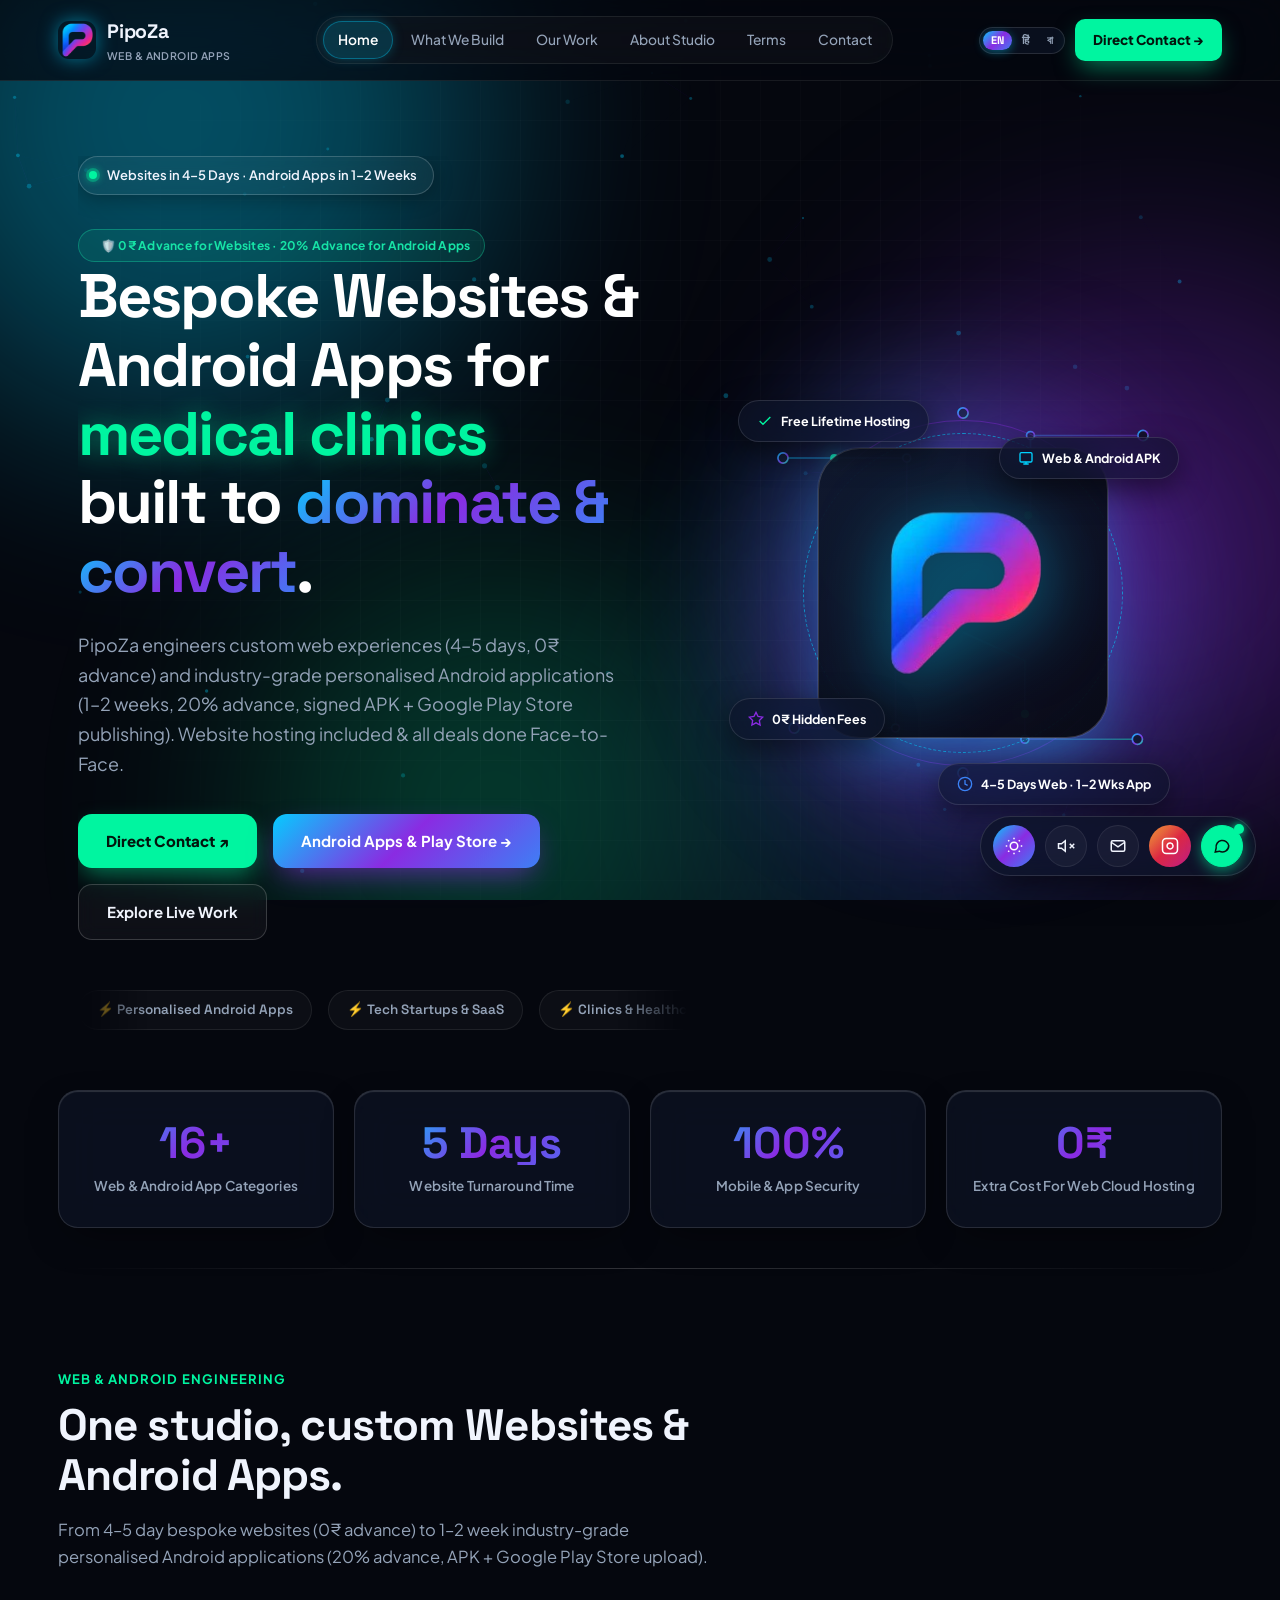
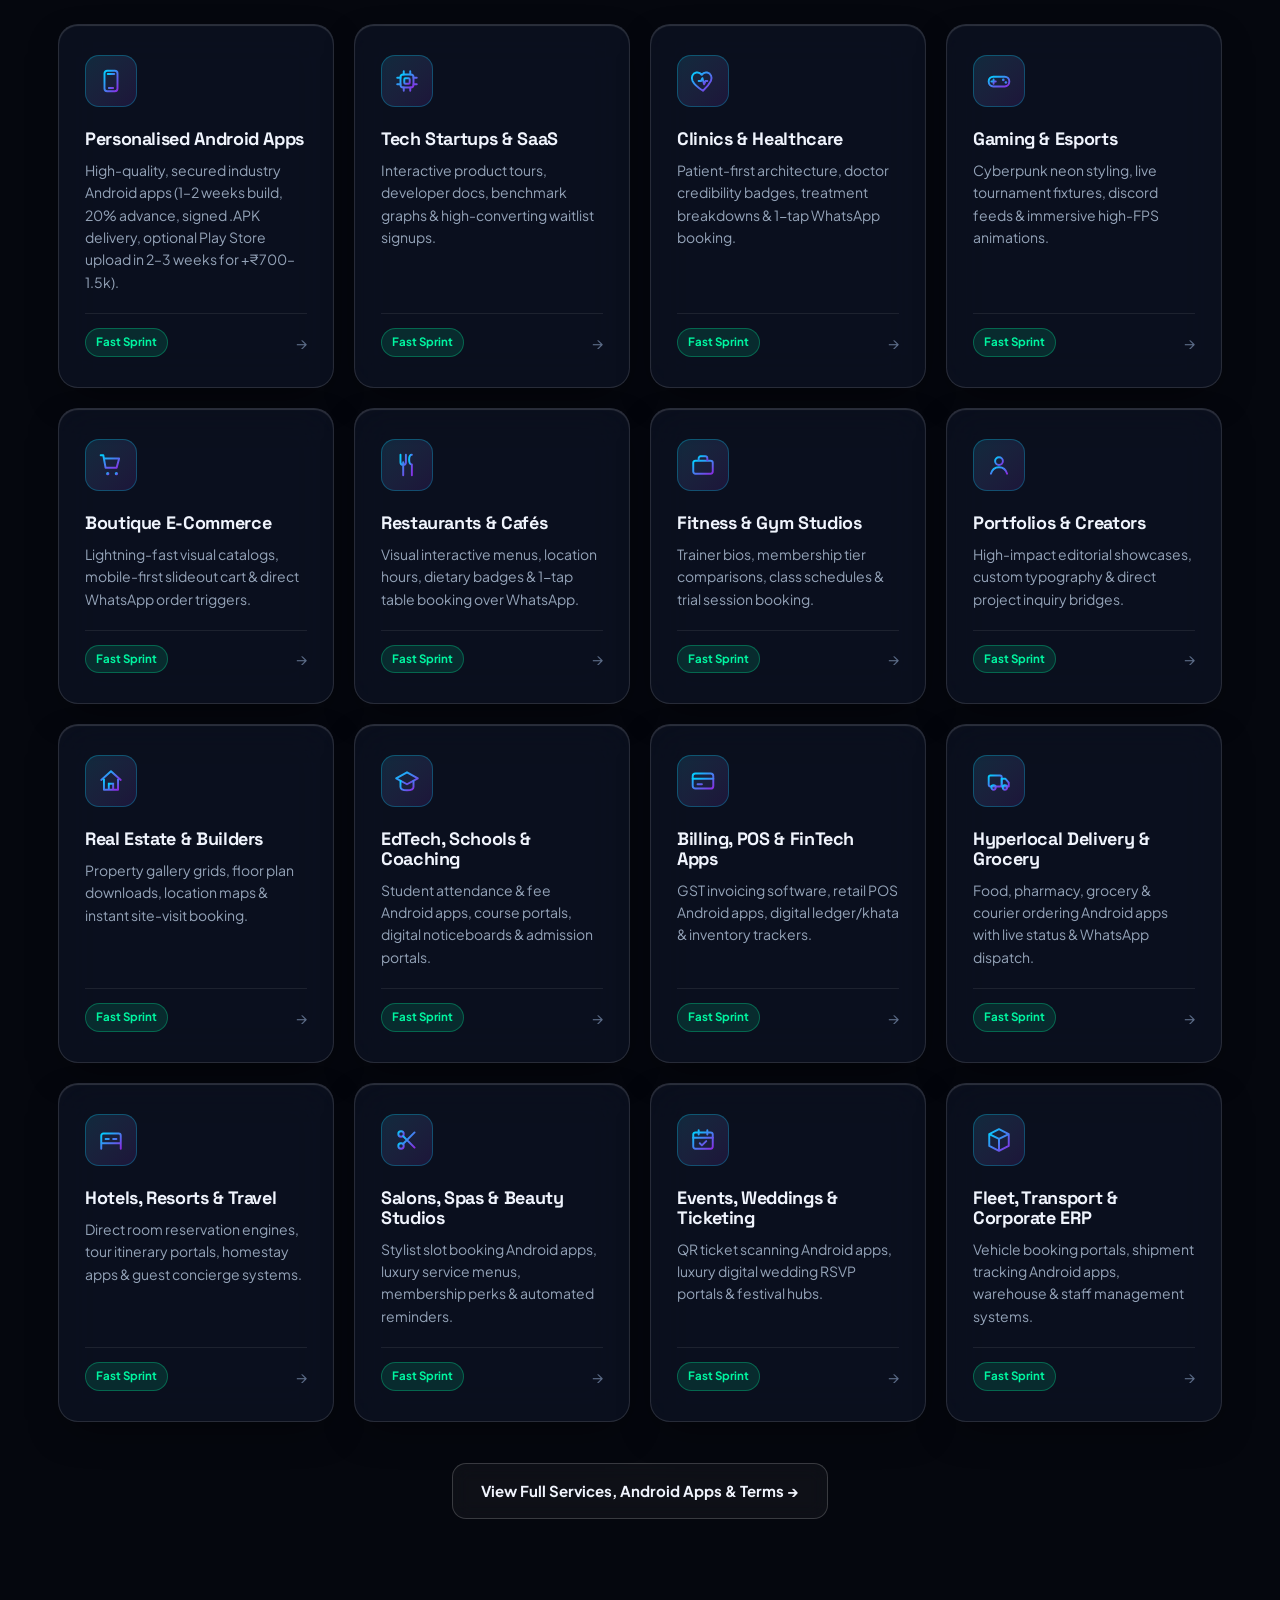
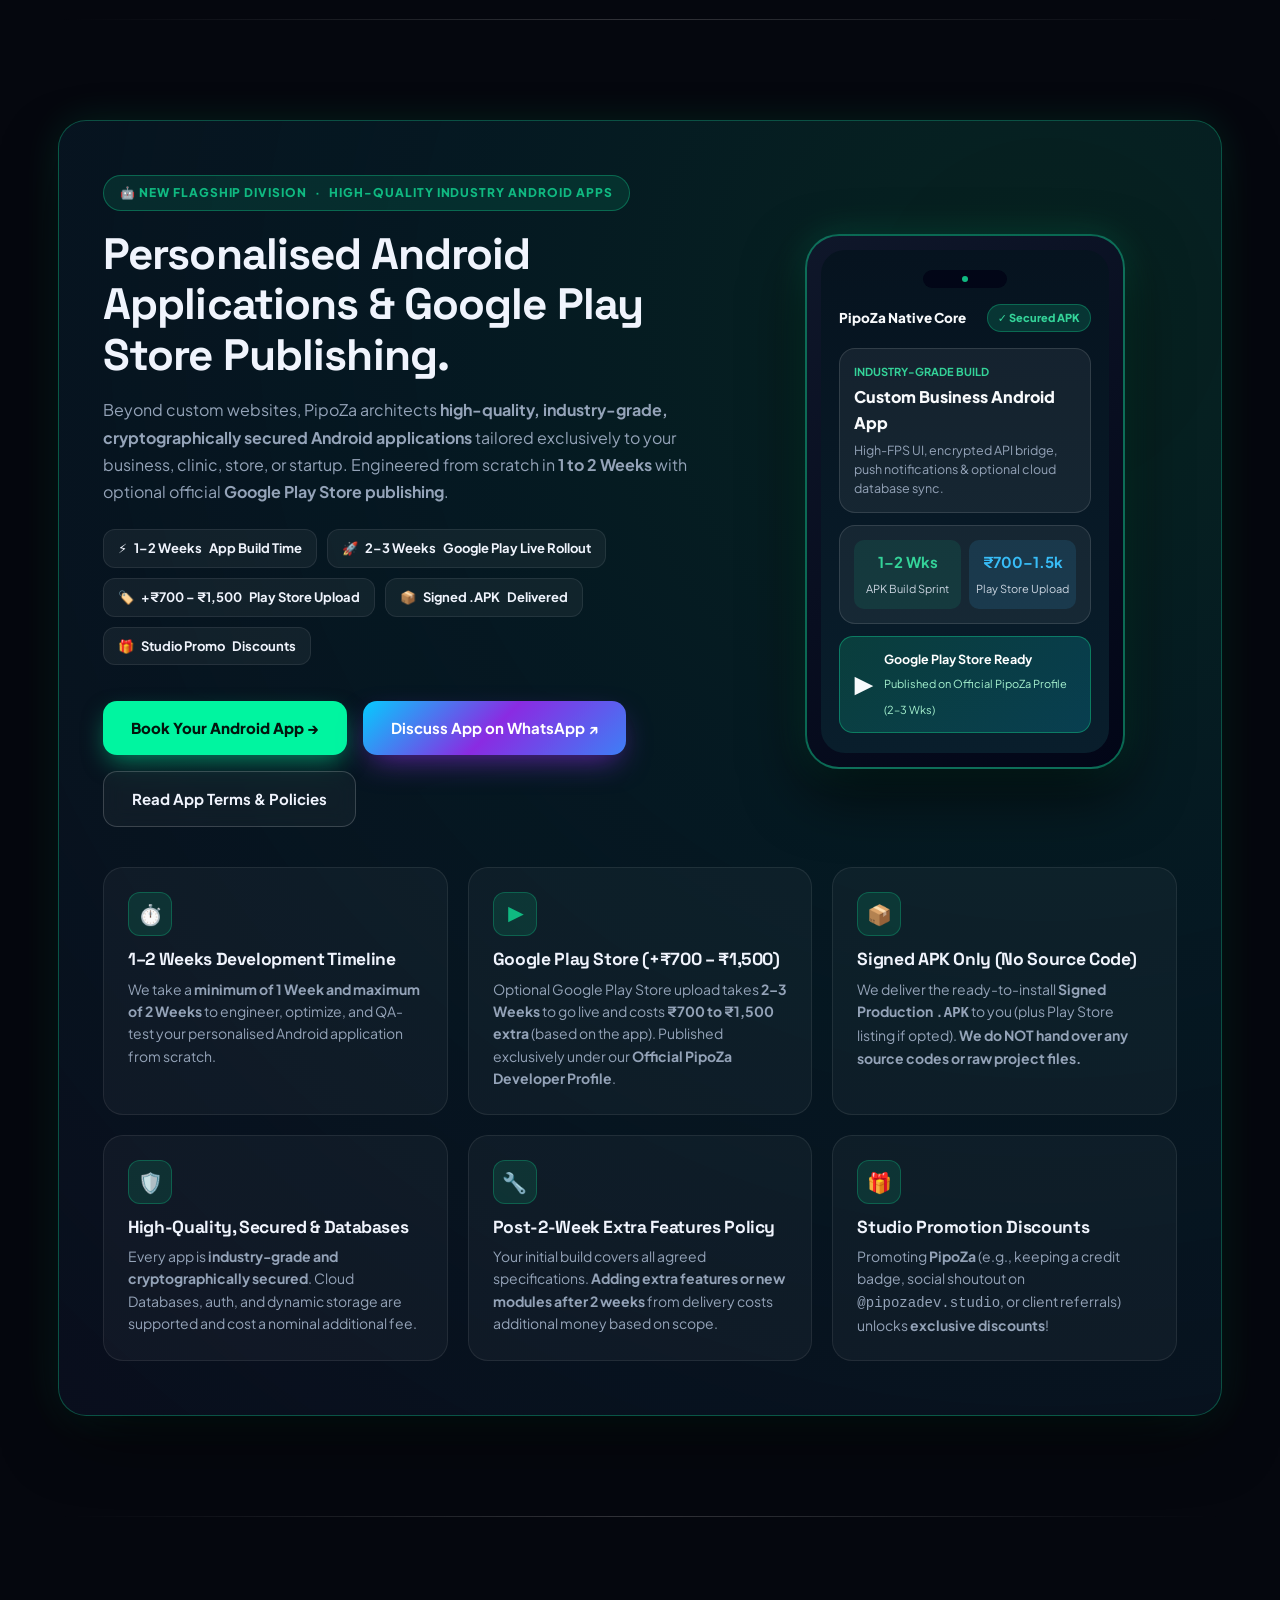
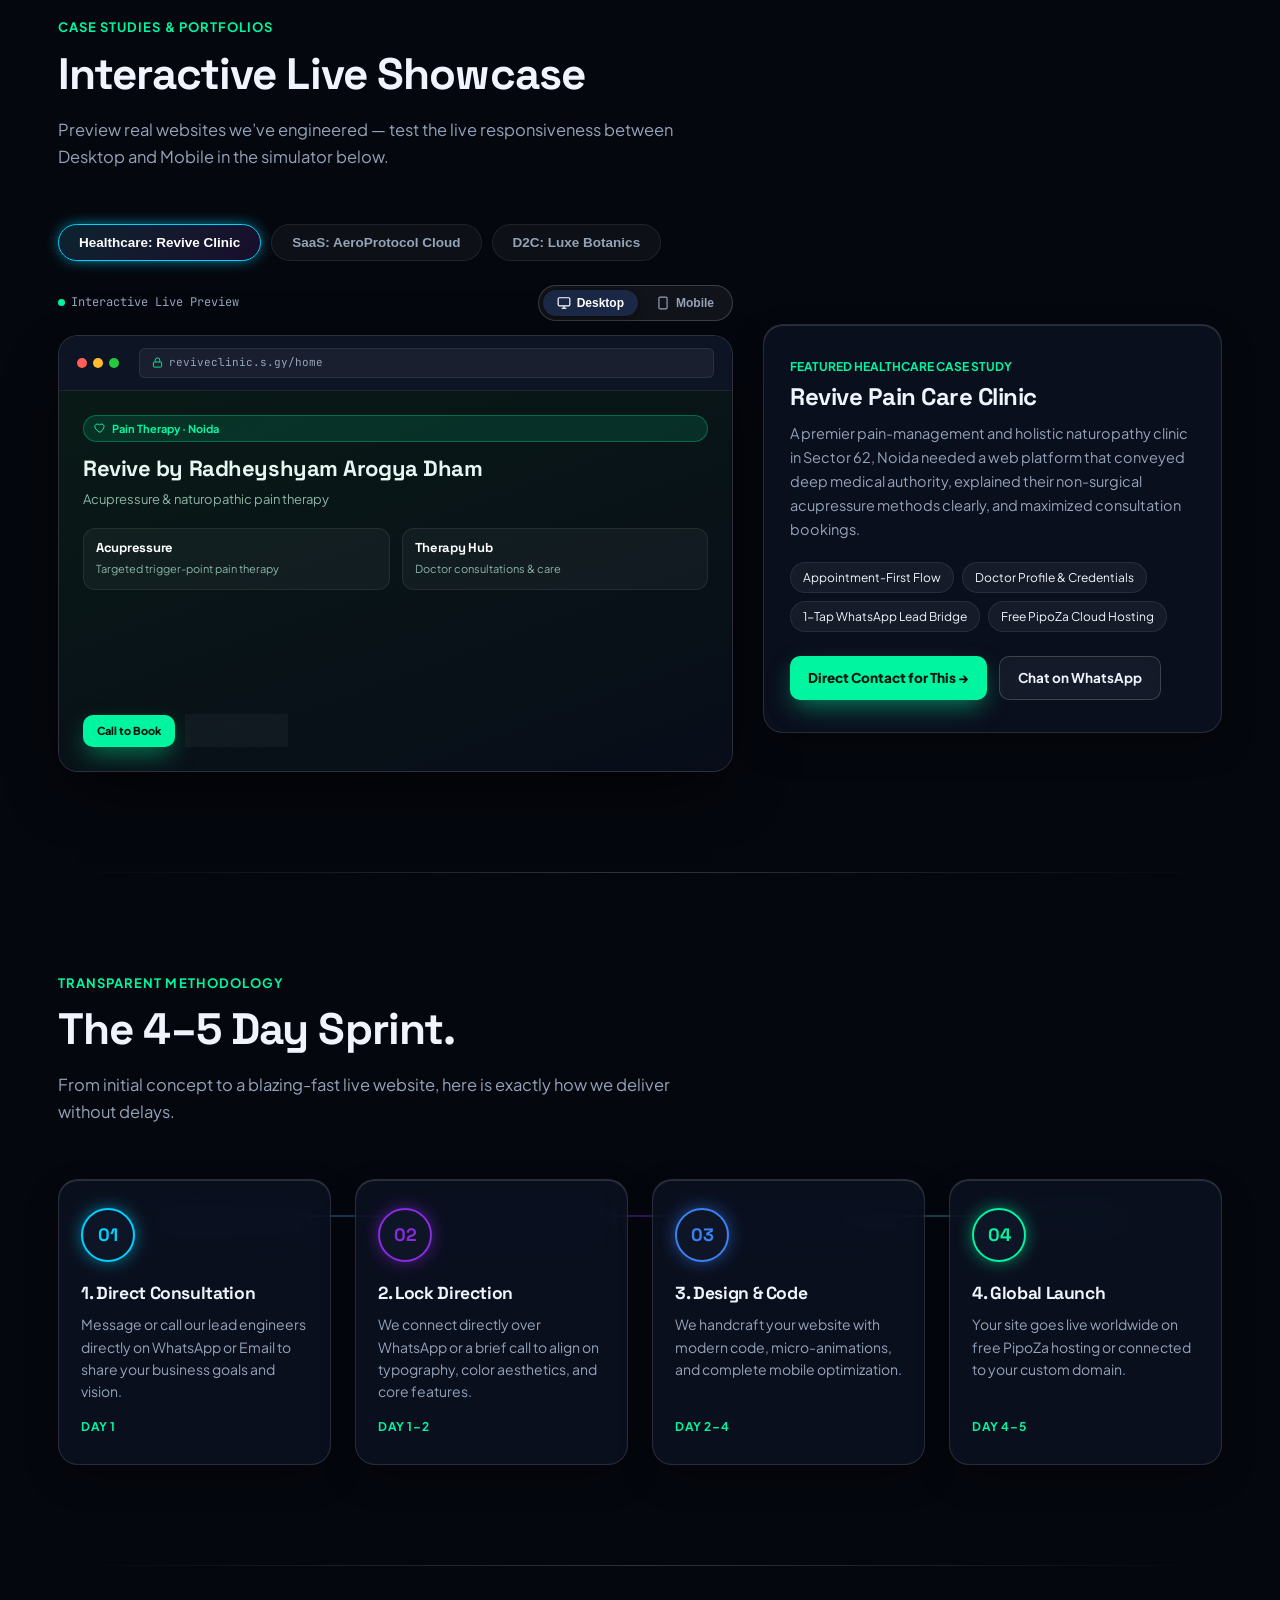
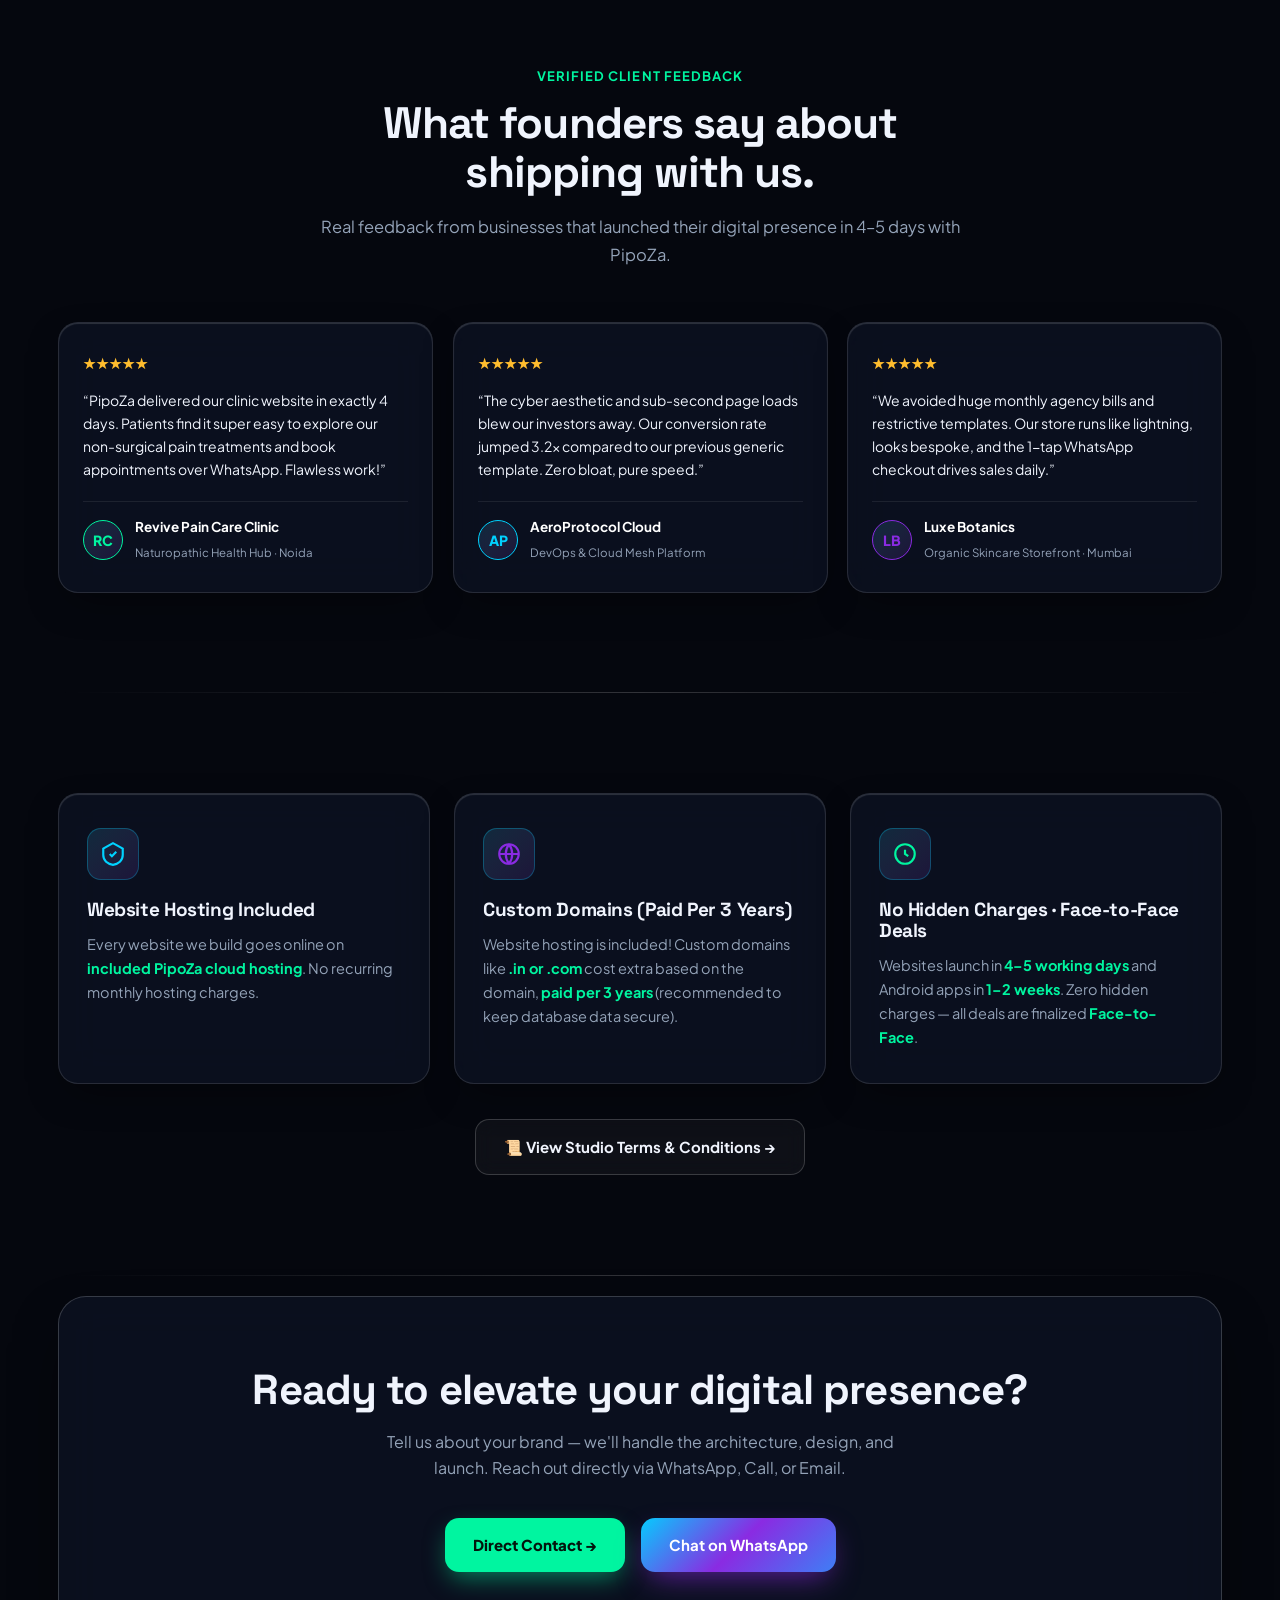
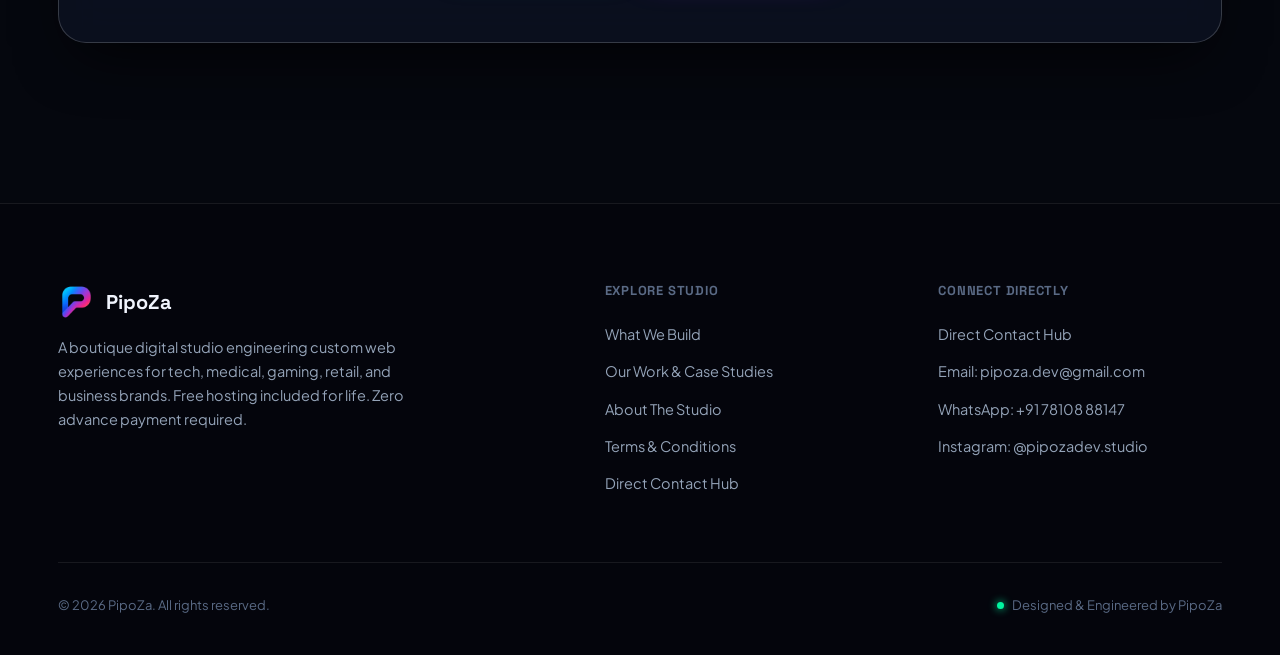
<file: index.html>
<!DOCTYPE html>
<html lang="en" data-theme="dark">
<head>
<meta charset="UTF-8">
<title>PipoZa — Bespoke Websites & Android Apps Engineered for High Growth</title>
<meta name="viewport" content="width=device-width, initial-scale=1.0">
<meta name="description" content="PipoZa crafts high-performance, bespoke websites and personalised Android applications. Live in 4–5 working days with free hosting included.">
<link rel="icon" href="PipoZa_Logo.png">
<link rel="stylesheet" href="style.css">
</head>
<body>

<canvas id="bgCanvas"></canvas>
<div class="cyber-grid"></div>
<div class="ambient">
  <div class="blob blob-a"></div>
  <div class="blob blob-b"></div>
  <div class="blob blob-c"></div>
  <div class="blob blob-d"></div>
</div>

<header>
  <nav class="wrap">
    <a href="index" class="brand">
      <div class="brand-logo-wrap">
        <img src="PipoZa_Logo.png" alt="PipoZa Logo">
      </div>
      <span>
        PipoZa
        <small data-i18n="nav.brand_sub">Web & Android Apps</small>
      </span>
    </a>
    <div class="nav-links">
      <a href="index" data-nav="index" data-i18n="nav.home">Home</a>
      <a href="services" data-nav="services" data-i18n="nav.build">What We Build</a>
      <a href="work" data-nav="work" data-i18n="nav.work">Our Work</a>
      <a href="about" data-nav="about" data-i18n="nav.about">About Studio</a>
      <a href="terms" data-nav="terms" data-i18n="nav.terms">Terms</a>
      <a href="contact" data-nav="contact" data-i18n="nav.contact">Contact</a>
    </div>
    <div class="nav-cta">
      <div class="lang-switcher"></div>
      <a href="contact" class="btn btn-primary btn-sm" data-i18n="nav.start">Direct Contact →</a>
      <button class="menu-btn" id="menuBtn" aria-label="Toggle Navigation Menu">
        <svg viewBox="0 0 24 24" fill="none" stroke="currentColor" stroke-width="2"><path d="M3 6h18M3 12h18M3 18h18"/></svg>
      </button>
    </div>
  </nav>
</header>

<div class="mobile-nav" id="mobileNav" aria-hidden="true">
  <div class="lang-switcher mobile-lang-wrap"></div>
  <a href="index" class="m-link active" data-nav="index"><span data-i18n="nav.home">Home</span> <span>→</span></a>
  <a href="services" class="m-link" data-nav="services"><span data-i18n="nav.build">What We Build</span> <span>→</span></a>
  <a href="work" class="m-link" data-nav="work"><span data-i18n="nav.work">Our Work</span> <span>→</span></a>
  <a href="about" class="m-link" data-nav="about"><span data-i18n="nav.about">About Studio</span> <span>→</span></a>
  <a href="terms" class="m-link" data-nav="terms"><span>Terms & Conditions</span> <span>→</span></a>
  <a href="contact" class="m-link" data-nav="contact"><span data-i18n="nav.contact">Contact</span> <span>→</span></a>
  <div class="mn-cta">
    <a href="contact" class="btn btn-primary btn-wide" data-i18n="cta.start_now">Direct Contact Hub →</a>
    <a href="https://wa.me/917810888147" target="_blank" rel="noopener" class="btn btn-ghost btn-wide" data-i18n="cta.or_chat">Chat on WhatsApp</a>
  </div>
</div>

<main id="top">

  <!-- ================= HERO SECTION ================= -->
  <section class="hero">
    <div class="wrap hero-grid">
      <div>
        <div class="eyebrow-badge">
          <span class="dot"></span>
          <span data-i18n="hero.badge">Websites in 4–5 Days · Android Apps in 1–2 Weeks</span>
        </div>
        <div class="hero-advance-pill">
          <span class="dot" style="background:#17e3a6;"></span>
          <span data-i18n="hero.advance_badge">🛡️ 0₹ Advance for Websites · 20% Advance for Android Apps</span>
        </div>
        <h1>
          <span data-i18n="hero.h1_prefix">Bespoke Websites & Android Apps for</span><br>
          <span class="rotator" id="rotator"><span>tech startups</span></span><br>
          <span data-i18n="hero.h1_built">built to</span> <span class="g" data-i18n="hero.h1_gradient">dominate & convert</span>.
        </h1>
        <p class="lead" data-i18n="hero.lead">
          PipoZa engineers custom web experiences (4–5 days, 0₹ advance) and industry-grade personalised Android applications (1–2 weeks, 20% advance, APK + Google Play Store upload). Website hosting included & all deals done Face-to-Face.
        </p>
        <div class="hero-actions">
          <a href="contact" class="btn btn-primary" data-i18n="hero.cta_contact">Direct Contact ↗</a>
          <a href="#androidApps" class="btn btn-grad">Android Apps & Play Store →</a>
          <a href="work" class="btn btn-ghost" data-i18n="hero.cta_work">Explore Live Work</a>
        </div>
        <div class="hero-ticker">
          <div class="track" id="tickerTrack"></div>
        </div>
      </div>

      <!-- Holographic Interactive 3D Visual -->
      <div class="hero-visual">
        <div class="float-tags">
          <div class="f-tag t1 glass"><svg viewBox="0 0 24 24" fill="none" stroke="currentColor" stroke-width="2" style="color:var(--go);"><polyline points="20 6 9 17 4 12"/></svg> <span data-i18n="ftag.hosting">Free Lifetime Hosting</span></div>
          <div class="f-tag t2 glass"><svg viewBox="0 0 24 24" fill="none" stroke="currentColor" stroke-width="2" style="color:var(--c1);"><rect x="3" y="4" width="18" height="14" rx="2"/><path d="M8 21h8M12 18v3"/></svg> <span data-i18n="ftag.mobile">100% Mobile-First</span></div>
          <div class="f-tag t3 glass"><svg viewBox="0 0 24 24" fill="none" stroke="currentColor" stroke-width="2" style="color:var(--c2);"><polygon points="12 2 15.09 8.26 22 9.27 17 14.14 18.18 21.02 12 17.77 5.82 21.02 7 14.14 2 9.27 8.91 8.26 12 2"/></svg> <span data-i18n="ftag.hidden">0₹ Hidden Fees</span></div>
          <div class="f-tag t4 glass"><svg viewBox="0 0 24 24" fill="none" stroke="currentColor" stroke-width="2" style="color:var(--c3);"><circle cx="12" cy="12" r="10"/><polyline points="12 6 12 12 16 14"/></svg> <span data-i18n="ftag.speed">4–5 Day Turnaround</span></div>
        </div>

        <svg class="circuit" viewBox="0 0 400 400" preserveAspectRatio="xMidYMid meet">
          <path id="c1p" d="M40 80 L150 80 L150 150 L200 150"/>
          <path id="c2p" d="M360 60 L260 60 L260 130 L200 160"/>
          <path id="c3p" d="M50 320 L140 320 L140 250 L200 230"/>
          <path id="c4p" d="M355 330 L255 330 L255 260 L200 235"/>
          <path d="M200 40 L200 120"/><path d="M200 280 L200 360"/>
          <circle class="node" cx="40" cy="80" r="4.5"/><circle class="node" cx="150" cy="80" r="3.5"/>
          <circle class="node" cx="360" cy="60" r="4.5"/><circle class="node" cx="260" cy="60" r="3.5"/>
          <circle class="node" cx="50" cy="320" r="4.5"/><circle class="node" cx="140" cy="320" r="3.5"/>
          <circle class="node" cx="355" cy="330" r="4.5"/><circle class="node" cx="255" cy="330" r="3.5"/>
          <circle class="node" cx="200" cy="40" r="4.5"/><circle class="node" cx="200" cy="360" r="4.5"/>
          <circle class="pulse" r="3.6"><animateMotion dur="3.2s" repeatCount="indefinite" begin="0s"><mpath href="#c1p"/></animateMotion></circle>
          <circle class="pulse" r="3.6"><animateMotion dur="3.9s" repeatCount="indefinite" begin="1s"><mpath href="#c2p"/></animateMotion></circle>
          <circle class="pulse" r="3.6"><animateMotion dur="3.6s" repeatCount="indefinite" begin="0.5s"><mpath href="#c3p"/></animateMotion></circle>
          <circle class="pulse" r="3.6"><animateMotion dur="4.2s" repeatCount="indefinite" begin="1.6s"><mpath href="#c4p"/></animateMotion></circle>
        </svg>

        <div class="orb">
          <div class="orb-glow"></div>
          <div class="orb-ring"></div>
          <div class="orb-ring-2"></div>
          <div class="orb-core" title="PipoZa Core">
            <img src="PipoZa_Logo.png" alt="PipoZa Logo Emblem">
          </div>
        </div>
      </div>
    </div>

    <!-- Live Performance Stats -->
    <div class="wrap">
      <div class="stats">
        <div class="stat glass reveal tilt-card" data-count="16" data-suffix="+">
          <div class="num">0</div>
          <div class="lbl" data-i18n="stat.categories">Web & Android App Categories</div>
        </div>
        <div class="stat glass reveal tilt-card" data-count="5" data-suffix=" Days">
          <div class="num">0</div>
          <div class="lbl" data-i18n="stat.turnaround">Maximum Turnaround Time</div>
        </div>
        <div class="stat glass reveal tilt-card" data-count="100" data-suffix="%">
          <div class="num">0</div>
          <div class="lbl" data-i18n="stat.mobile">Mobile & SEO Optimized</div>
        </div>
        <div class="stat glass reveal tilt-card" data-count="0" data-suffix="₹">
          <div class="num">0</div>
          <div class="lbl" data-i18n="stat.hosting">Extra Cost For Cloud Hosting</div>
        </div>
      </div>
    </div>
  </section>

  <div class="wrap"><div class="divider"></div></div>

  <!-- ================= WHAT WE BUILD ================= -->
  <section class="section-pad">
    <div class="wrap">
      <div class="section-head reveal">
        <span class="kicker" data-i18n="sec.what_we_build">Tailored Engineering</span>
        <h2 data-i18n="sec.studio_heading">One studio, every kind of website.</h2>
        <p data-i18n="sec.studio_desc">Whatever your business does, its website should feel unmistakably built for it — not compromised by a cookie-cutter template.</p>
      </div>
      <div class="cat-grid" id="catGrid"></div>
      <div style="text-align:center; margin-top:42px;">
        <a href="services" class="btn btn-ghost" data-i18n="sec.view_services">View Full Services & Deliverables →</a>
      </div>
    </div>
  </section>

  <div class="wrap"><div class="divider"></div></div>

  <!-- ================= PERSONALISED ANDROID APPLICATION ENGINEERING ================= -->
  <section class="section-pad" id="androidApps">
    <div class="wrap">
      <div class="android-flagship-wrap reveal">
        <div class="android-hero-grid">
          <div>
            <div class="android-kicker-pill">
              <span>🤖 NEW FLAGSHIP DIVISION</span>
              <span>·</span>
              <span>HIGH-QUALITY INDUSTRY ANDROID APPS</span>
            </div>
            <h2 class="android-title">
              Personalised <span class="g">Android Applications</span> & Google Play Store Publishing.
            </h2>
            <p class="android-lead">
              Beyond custom websites, PipoZa architects <strong>high-quality, industry-grade, cryptographically secured Android applications</strong> tailored exclusively to your business, clinic, store, or startup. Engineered from scratch in <strong>1 to 2 Weeks</strong> with optional official <strong>Google Play Store publishing</strong>.
            </p>

            <div class="android-badges-row">
              <span class="android-spec-pill">⚡ <strong>1–2 Weeks</strong> App Build Time</span>
              <span class="android-spec-pill">🚀 <strong>2–3 Weeks</strong> Google Play Live Rollout</span>
              <span class="android-spec-pill">🏷️ <strong>+₹700 – ₹1,500</strong> Play Store Upload</span>
              <span class="android-spec-pill">📦 <strong>Signed .APK</strong> Delivered</span>
              <span class="android-spec-pill">🎁 <strong>Studio Promo</strong> Discounts</span>
            </div>

            <div class="hero-actions">
              <a href="contact" class="btn btn-primary">Book Your Android App →</a>
              <a href="https://wa.me/917810888147?text=Hi%20PipoZa%2C%20I%20want%20to%20discuss%20building%20a%20Personalised%20Android%20Application." target="_blank" rel="noopener" class="btn btn-grad">Discuss App on WhatsApp ↗</a>
              <a href="terms" class="btn btn-ghost">Read App Terms & Policies</a>
            </div>
          </div>

          <!-- Interactive Android Device Preview -->
          <div>
            <div class="android-phone-mockup tilt-card">
              <div class="android-phone-screen">
                <div class="android-notch"><span></span></div>
                <div class="android-app-header">
                  <span style="font-weight:800; font-size:13.5px;">PipoZa Native Core</span>
                  <span class="android-app-chip">✓ Secured APK</span>
                </div>
                <div class="android-app-card-ui">
                  <div style="font-size:11px; color:#34d399; font-weight:700; text-transform:uppercase; margin-bottom:4px;">Industry-Grade Build</div>
                  <div style="font-weight:800; font-size:16px; margin-bottom:6px;">Custom Business Android App</div>
                  <div style="font-size:12.5px; color:#94a3b8; line-height:1.5;">High-FPS UI, encrypted API bridge, push notifications & optional cloud database sync.</div>
                </div>
                <div class="android-app-card-ui" style="display:grid; grid-template-columns:1fr 1fr; gap:8px; text-align:center;">
                  <div style="background:rgba(16,185,129,0.12); padding:10px 6px; border-radius:10px;">
                    <strong style="display:block; color:#34d399; font-size:15px;">1–2 Wks</strong>
                    <span style="font-size:11px; color:#cbd5e1;">APK Build Sprint</span>
                  </div>
                  <div style="background:rgba(56,189,248,0.12); padding:10px 6px; border-radius:10px;">
                    <strong style="display:block; color:#38bdf8; font-size:15px;">₹700–1.5k</strong>
                    <span style="font-size:11px; color:#cbd5e1;">Play Store Upload</span>
                  </div>
                </div>
                <div class="android-play-banner">
                  <span style="font-size:24px;">▶️</span>
                  <div style="text-align:left;">
                    <strong style="display:block; font-size:12.5px; color:#ffffff;">Google Play Store Ready</strong>
                    <span style="font-size:11px; color:#a7f3d0;">Published on Official PipoZa Profile (2–3 Wks)</span>
                  </div>
                </div>
              </div>
            </div>
          </div>
        </div>

        <!-- 6 Detailed Android App Pillars -->
        <div class="android-pillars-grid">
          <div class="android-pillar-card">
            <div class="android-pillar-icon">⏱️</div>
            <h3>1–2 Weeks Development Timeline</h3>
            <p>We take a <strong>minimum of 1 Week and maximum of 2 Weeks</strong> to engineer, optimize, and QA-test your personalised Android application from scratch.</p>
          </div>
          <div class="android-pillar-card">
            <div class="android-pillar-icon">▶️</div>
            <h3>Google Play Store (+₹700 – ₹1,500)</h3>
            <p>Optional Google Play Store upload takes <strong>2–3 Weeks</strong> to go live and costs <strong>₹700 to ₹1,500 extra</strong> (based on the app). Published exclusively under our <strong>Official PipoZa Developer Profile</strong>.</p>
          </div>
          <div class="android-pillar-card">
            <div class="android-pillar-icon">📦</div>
            <h3>Signed APK Only (No Source Code)</h3>
            <p>We deliver the ready-to-install <strong>Signed Production <code>.APK</code></strong> to you (plus Play Store listing if opted). <strong>We do NOT hand over any source codes or raw project files.</strong></p>
          </div>
          <div class="android-pillar-card">
            <div class="android-pillar-icon">🛡️</div>
            <h3>High-Quality, Secured & Databases</h3>
            <p>Every app is <strong>industry-grade and cryptographically secured</strong>. Cloud Databases, auth, and dynamic storage are supported and cost a nominal additional fee.</p>
          </div>
          <div class="android-pillar-card">
            <div class="android-pillar-icon">🔧</div>
            <h3>Post-2-Week Extra Features Policy</h3>
            <p>Your initial build covers all agreed specifications. <strong>Adding extra features or new modules after 2 weeks</strong> from delivery costs additional money based on scope.</p>
          </div>
          <div class="android-pillar-card">
            <div class="android-pillar-icon">🎁</div>
            <h3>Studio Promotion Discounts</h3>
            <p>Promoting <strong>PipoZa</strong> (e.g., keeping a credit badge, social shoutout on <code>@pipozadev.studio</code>, or client referrals) unlocks <strong>exclusive discounts</strong>!</p>
          </div>
        </div>
      </div>
    </div>
  </section>

  <div class="wrap"><div class="divider"></div></div>

  <!-- ================= INTERACTIVE WORKS SHOWCASE ================= -->
  <section class="section-pad">
    <div class="wrap">
      <div class="section-head reveal">
        <span class="kicker" data-i18n="showcase.kicker">Case Studies & Portfolios</span>
        <h2 data-i18n="showcase.heading">Interactive Live Showcase</h2>
        <p data-i18n="showcase.desc">Preview real websites we've engineered — test the live responsiveness between Desktop and Mobile in the simulator below.</p>
      </div>
      <div id="worksShowcase"></div>
    </div>
  </section>

  <div class="wrap"><div class="divider"></div></div>

  <!-- ================= THE 4-5 DAY SPRINT PROCESS ================= -->
  <section class="section-pad">
    <div class="wrap">
      <div class="section-head reveal">
        <span class="kicker" data-i18n="proc.kicker">Transparent Methodology</span>
        <h2 data-i18n="proc.heading">The 4–5 Day Sprint.</h2>
        <p data-i18n="proc.desc">From initial concept to a blazing-fast live website, here is exactly how we deliver without delays.</p>
      </div>
      <div class="process">
        <div class="process-line"></div>
        <div class="p-step glass reveal tilt-card">
          <div class="num-wrap">01</div>
          <h3 data-i18n="proc.step1_title">1. Define Vision</h3>
          <p data-i18n="proc.step1_desc">Share your business model, target audience, and style preferences in our 1-minute guided form.</p>
          <span class="step-time" data-i18n="proc.step1_time">Day 1</span>
        </div>
        <div class="p-step glass reveal tilt-card">
          <div class="num-wrap">02</div>
          <h3 data-i18n="proc.step2_title">2. Lock Direction</h3>
          <p data-i18n="proc.step2_desc">We connect directly over WhatsApp or a brief call to align on typography, color aesthetics, and core features.</p>
          <span class="step-time" data-i18n="proc.step2_time">Day 1–2</span>
        </div>
        <div class="p-step glass reveal tilt-card">
          <div class="num-wrap">03</div>
          <h3 data-i18n="proc.step3_title">3. Design & Code</h3>
          <p data-i18n="proc.step3_desc">We handcraft your website with modern code, micro-animations, and complete mobile optimization.</p>
          <span class="step-time" data-i18n="proc.step3_time">Day 2–4</span>
        </div>
        <div class="p-step glass reveal tilt-card">
          <div class="num-wrap">04</div>
          <h3 data-i18n="proc.step4_title">4. Global Launch</h3>
          <p data-i18n="proc.step4_desc">Your site goes live worldwide on free PipoZa hosting or connected to your custom domain.</p>
          <span class="step-time" data-i18n="proc.step4_time">Day 4–5</span>
        </div>
      </div>
    </div>
  </section>

  <div class="wrap"><div class="divider"></div></div>

  <!-- ================= CLIENT TESTIMONIALS ================= -->
  <section class="section-pad">
    <div class="wrap">
      <div class="section-head center reveal">
        <span class="kicker" data-i18n="testi.kicker">Verified Client Feedback</span>
        <h2 data-i18n="testi.title">What founders say about shipping with us.</h2>
        <p data-i18n="testi.desc">Real feedback from businesses that launched their digital presence in 4–5 days with PipoZa.</p>
      </div>
      <div class="testimonial-grid">
        <div class="testimonial-card glass reveal tilt-card">
          <div class="test-stars">★★★★★</div>
          <p class="test-quote" data-i18n="testi.q1">“PipoZa delivered our clinic website in exactly 4 days. Patients find it super easy to explore our non-surgical pain treatments and book appointments over WhatsApp. Flawless work!”</p>
          <div class="test-author">
            <div class="test-avatar" style="border-color:var(--go); color:var(--go);">RC</div>
            <div class="test-meta">
              <strong data-i18n="testi.a1_name">Revive Pain Care Clinic</strong>
              <small data-i18n="testi.a1_role">Naturopathic Health Hub · Noida</small>
            </div>
          </div>
        </div>

        <div class="testimonial-card glass reveal tilt-card">
          <div class="test-stars">★★★★★</div>
          <p class="test-quote" data-i18n="testi.q2">“The cyber aesthetic and sub-second page loads blew our investors away. Our conversion rate jumped 3.2x compared to our previous generic template. Zero bloat, pure speed.”</p>
          <div class="test-author">
            <div class="test-avatar" style="border-color:var(--c1); color:var(--c1);">AP</div>
            <div class="test-meta">
              <strong data-i18n="testi.a2_name">AeroProtocol Cloud</strong>
              <small data-i18n="testi.a2_role">DevOps & Cloud Mesh Platform</small>
            </div>
          </div>
        </div>

        <div class="testimonial-card glass reveal tilt-card">
          <div class="test-stars">★★★★★</div>
          <p class="test-quote" data-i18n="testi.q3">“We avoided huge monthly agency bills and restrictive templates. Our store runs like lightning, looks bespoke, and the 1-tap WhatsApp checkout drives sales daily.”</p>
          <div class="test-author">
            <div class="test-avatar" style="border-color:var(--c2); color:var(--c2);">LB</div>
            <div class="test-meta">
              <strong data-i18n="testi.a3_name">Luxe Botanics</strong>
              <small data-i18n="testi.a3_role">Organic Skincare Storefront · Mumbai</small>
            </div>
          </div>
        </div>
      </div>
    </div>
  </section>

  <div class="wrap"><div class="divider"></div></div>

  <!-- ================= POLICY CARDS ================= -->
  <section class="section-pad">
    <div class="wrap">
      <div class="policy-grid">
        <div class="policy-card glass reveal tilt-card">
          <div class="ic">
            <svg viewBox="0 0 24 24" fill="none" stroke="var(--c1)" stroke-width="2"><path d="M12 2 3 7v6c0 5 4 8.5 9 9 5-.5 9-4 9-9V7z"/><path d="m9 12 2 2 4-4"/></svg>
          </div>
          <h3 data-i18n="policy.hosting_title">Cloud Hosting, On Us</h3>
          <p data-i18n-html="policy.hosting_desc">Every website we build goes online on <span class="hl">free PipoZa cloud hosting</span>. No recurring monthly hosting charges or surprise renewal fees.</p>
        </div>
        <div class="policy-card glass reveal tilt-card">
          <div class="ic">
            <svg viewBox="0 0 24 24" fill="none" stroke="var(--c2)" stroke-width="2"><circle cx="12" cy="12" r="9"/><path d="M3 12h18M12 3a15 15 0 0 1 0 18M12 3a15 15 0 0 0 0 18"/></svg>
          </div>
          <h3 data-i18n="policy.domain_title">Custom Domains (Paid Per 3 Years)</h3>
          <p data-i18n-html="policy.domain_desc">Website hosting is included! Custom domains like <span class="hl">.in or .com</span> cost extra based on the domain, <span class="hl">paid per 3 years</span> (recommended to keep database data secure).</p>
        </div>
        <div class="policy-card glass reveal tilt-card">
          <div class="ic">
            <svg viewBox="0 0 24 24" fill="none" stroke="var(--go)" stroke-width="2"><path d="M12 8v4l3 2"/><circle cx="12" cy="12" r="9"/></svg>
          </div>
          <h3 data-i18n="policy.sprint_title">No Hidden Charges · Face-to-Face Deals</h3>
          <p data-i18n-html="policy.sprint_desc">Websites launch in <span class="hl">4–5 working days</span> and Android apps in <span class="hl">1–2 weeks</span>. Zero hidden charges — all deals are finalized <span class="hl">Face-to-Face</span>.</p>
        </div>
      </div>
      <div style="text-align:center; margin-top:34px;">
        <a href="terms" class="btn btn-ghost" data-i18n="terms.read_full_btn">📜 View Studio Terms &amp; Conditions →</a>
      </div>
    </div>
  </section>

  <div class="wrap"><div class="divider"></div></div>

  <!-- ================= FINAL HIGH-CONVERTING CTA ================= -->
  <section class="section-pad" style="padding-top:20px;">
    <div class="wrap">
      <div class="wizard-wrap glass reveal" style="text-align:center; padding:70px 40px; border-color:var(--border-strong);">
        <h2 style="font-size:clamp(28px, 4vw, 42px); margin-bottom:16px;" data-i18n="cta.elevate_title">Ready to elevate your digital presence?</h2>
        <p style="color:var(--text-dim); max-width:540px; margin:0 auto 34px; font-size:16px; line-height:1.65;" data-i18n="cta.elevate_desc">
          Tell us about your brand — we'll handle the architecture, design, and launch. Reach out directly to our lead engineers on WhatsApp, phone, or email.
        </p>
        <div class="hero-actions" style="justify-content:center;">
          <a href="contact" class="btn btn-primary" data-i18n="hero.cta_start">Direct Contact Hub →</a>
          <a href="https://wa.me/917810888147" target="_blank" rel="noopener" class="btn btn-grad" data-i18n="nav.chat_wa">Chat on WhatsApp</a>
        </div>
      </div>
    </div>
  </section>

</main>

<footer>
  <div class="wrap">
    <div class="foot-grid">
      <div>
        <div class="foot-brand">
          <img src="PipoZa_Logo.png" alt="PipoZa Logo">
          <span>PipoZa</span>
        </div>
        <p class="desc" data-i18n="foot.desc">A boutique digital studio engineering custom websites (4–5 days) and high-quality personalised Android applications (1–2 weeks). Free web hosting included for life. Zero advance payment required.</p>
      </div>
      <div>
        <h4 data-i18n="foot.explore_title">Explore Studio</h4>
        <div class="flinks">
          <a href="services" data-i18n="foot.services">Websites & Android Apps</a>
          <a href="work" data-i18n="foot.work">Our Work & Case Studies</a>
          <a href="about" data-i18n="foot.about">About The Studio</a>
          <a href="terms">Terms & Conditions</a>
          <a href="contact" data-i18n="foot.contact">Direct Contact Hub</a>
        </div>
      </div>
      <div>
        <h4 data-i18n="foot.connect_title">Connect Directly</h4>
        <div class="flinks">
          <a href="contact" data-i18n="foot.start">Direct Contact Hub</a>
          <a href="mailto:pipoza.dev@gmail.com" data-email-link data-i18n="foot.email_link">Email: pipoza.dev@gmail.com</a>
          <a href="https://wa.me/917810888147" target="_blank" rel="noopener" data-i18n="foot.wa_link">WhatsApp: +91 78108 88147 / 86700 88964</a>
          <a href="https://www.instagram.com/pipozadev.studio/" target="_blank" rel="noopener" data-ig-link data-i18n="foot.ig_link">Instagram: @pipozadev.studio</a>
        </div>
      </div>
    </div>
    <div class="foot-bottom">
      <span data-i18n="foot.copy">© 2026 PipoZa. All rights reserved.</span>
      <span class="made"><span class="dot"></span> <span data-i18n="foot.made">Designed & Engineered by PipoZa</span></span>
    </div>
  </div>
</footer>

<script src="i18n.js" defer></script>
<script src="main.js" defer></script>
<script>
  function renderHomeCategoriesAndTicker() {
    const catGrid = document.getElementById('catGrid');
    if (catGrid && PIPOZA.CATEGORIES) {
      catGrid.innerHTML = PIPOZA.CATEGORIES.map(c => `
        <div class="cat-card glass reveal tilt-card" onclick="location.href='contact'">
          <div class="ic"><svg viewBox="0 0 24 24" fill="none">${PIPOZA.ICONS[c.id] || PIPOZA.ICONS.other}</svg></div>
          <h3 data-i18n="${c.labelKey}">${c.label}</h3>
          <p data-i18n="${c.descKey}">${c.desc}</p>
          <div class="card-footer">
            <span class="tag" data-i18n="sec.sprint_badge">${PIPOZA.t('sec.sprint_badge')}</span>
            <span class="arrow">→</span>
          </div>
        </div>`).join('');
    }

    const tickerTrack = document.getElementById('tickerTrack');
    if (tickerTrack && PIPOZA.CATEGORIES) {
      const items = PIPOZA.CATEGORIES.map(c => c.label);
      tickerTrack.innerHTML = [...items, ...items].map(t => `<span>⚡ ${t}</span>`).join('');
    }
  }

  document.addEventListener('DOMContentLoaded', () => {
    renderHomeCategoriesAndTicker();
    if (PIPOZA.initReveal) PIPOZA.initReveal();
    window.addEventListener('pipoza:langchange', () => {
      renderHomeCategoriesAndTicker();
    });
  });
</script>
</body>
</html>
</file>
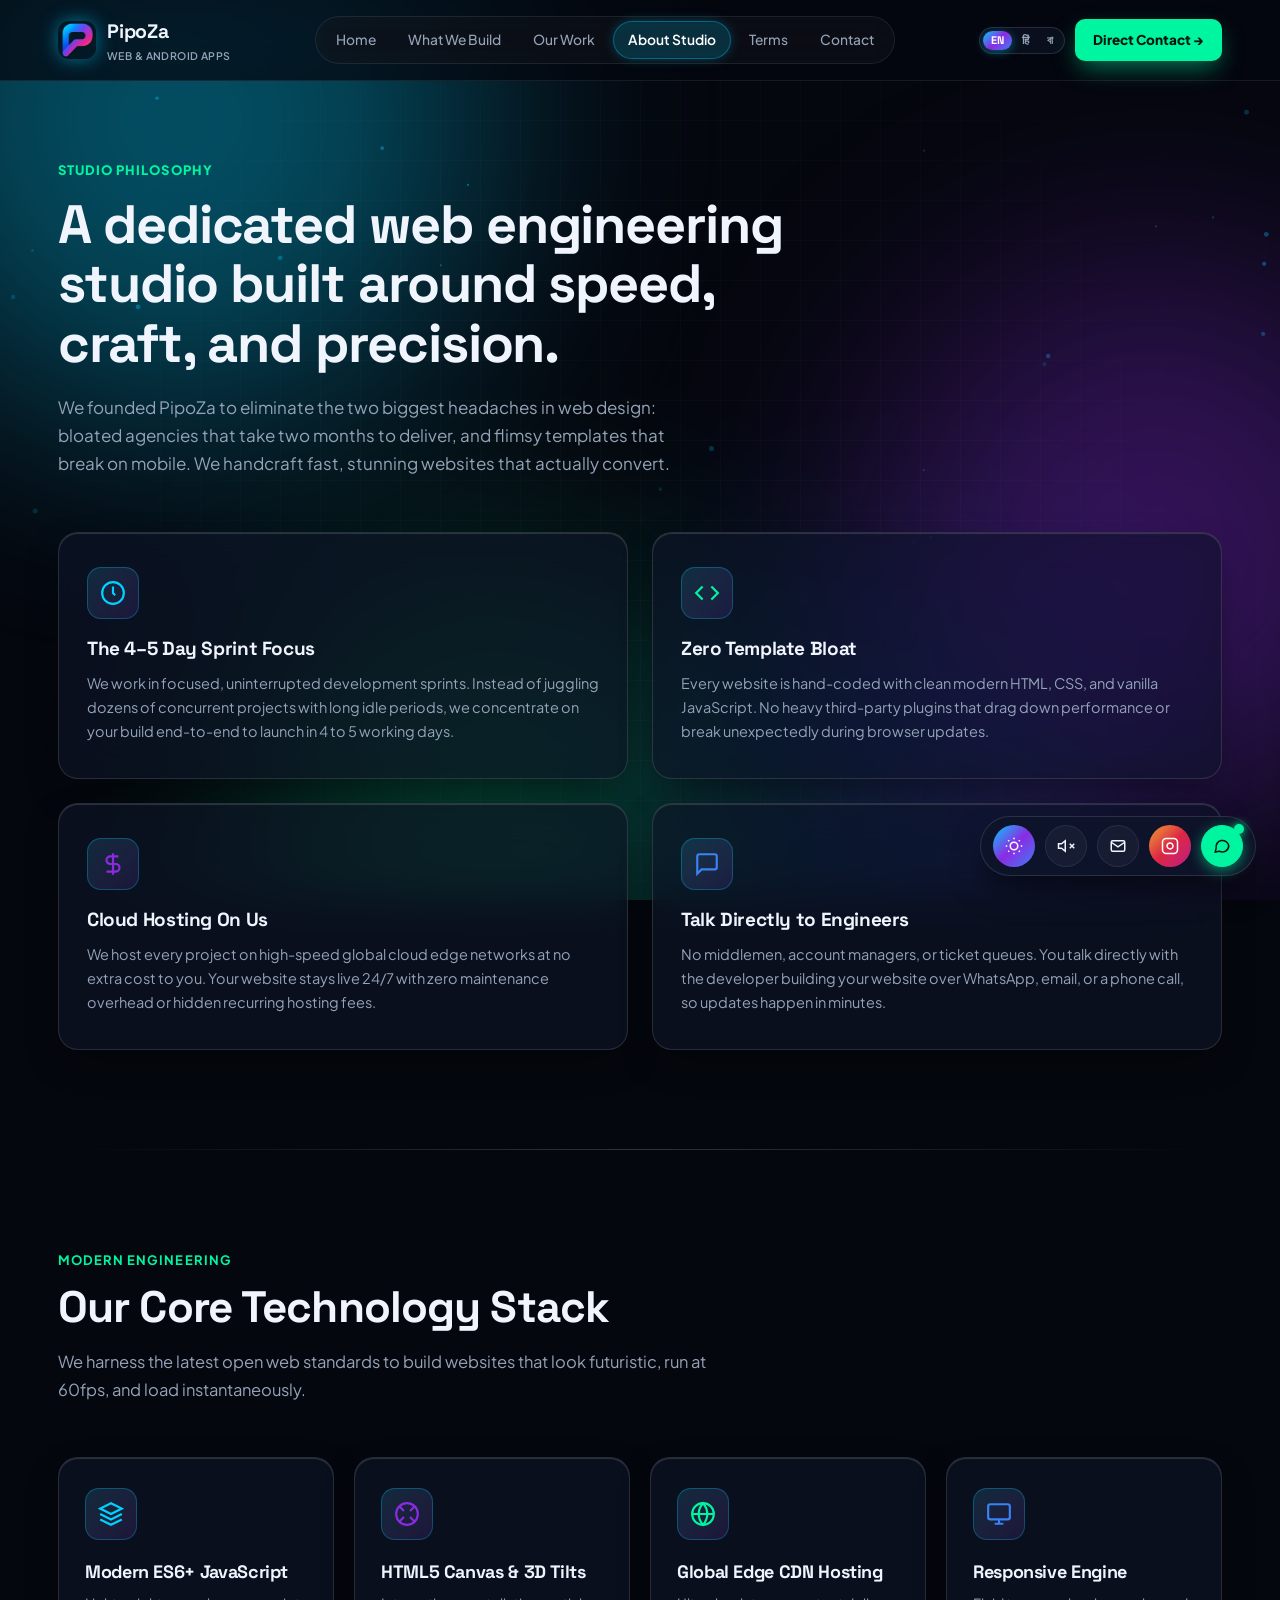
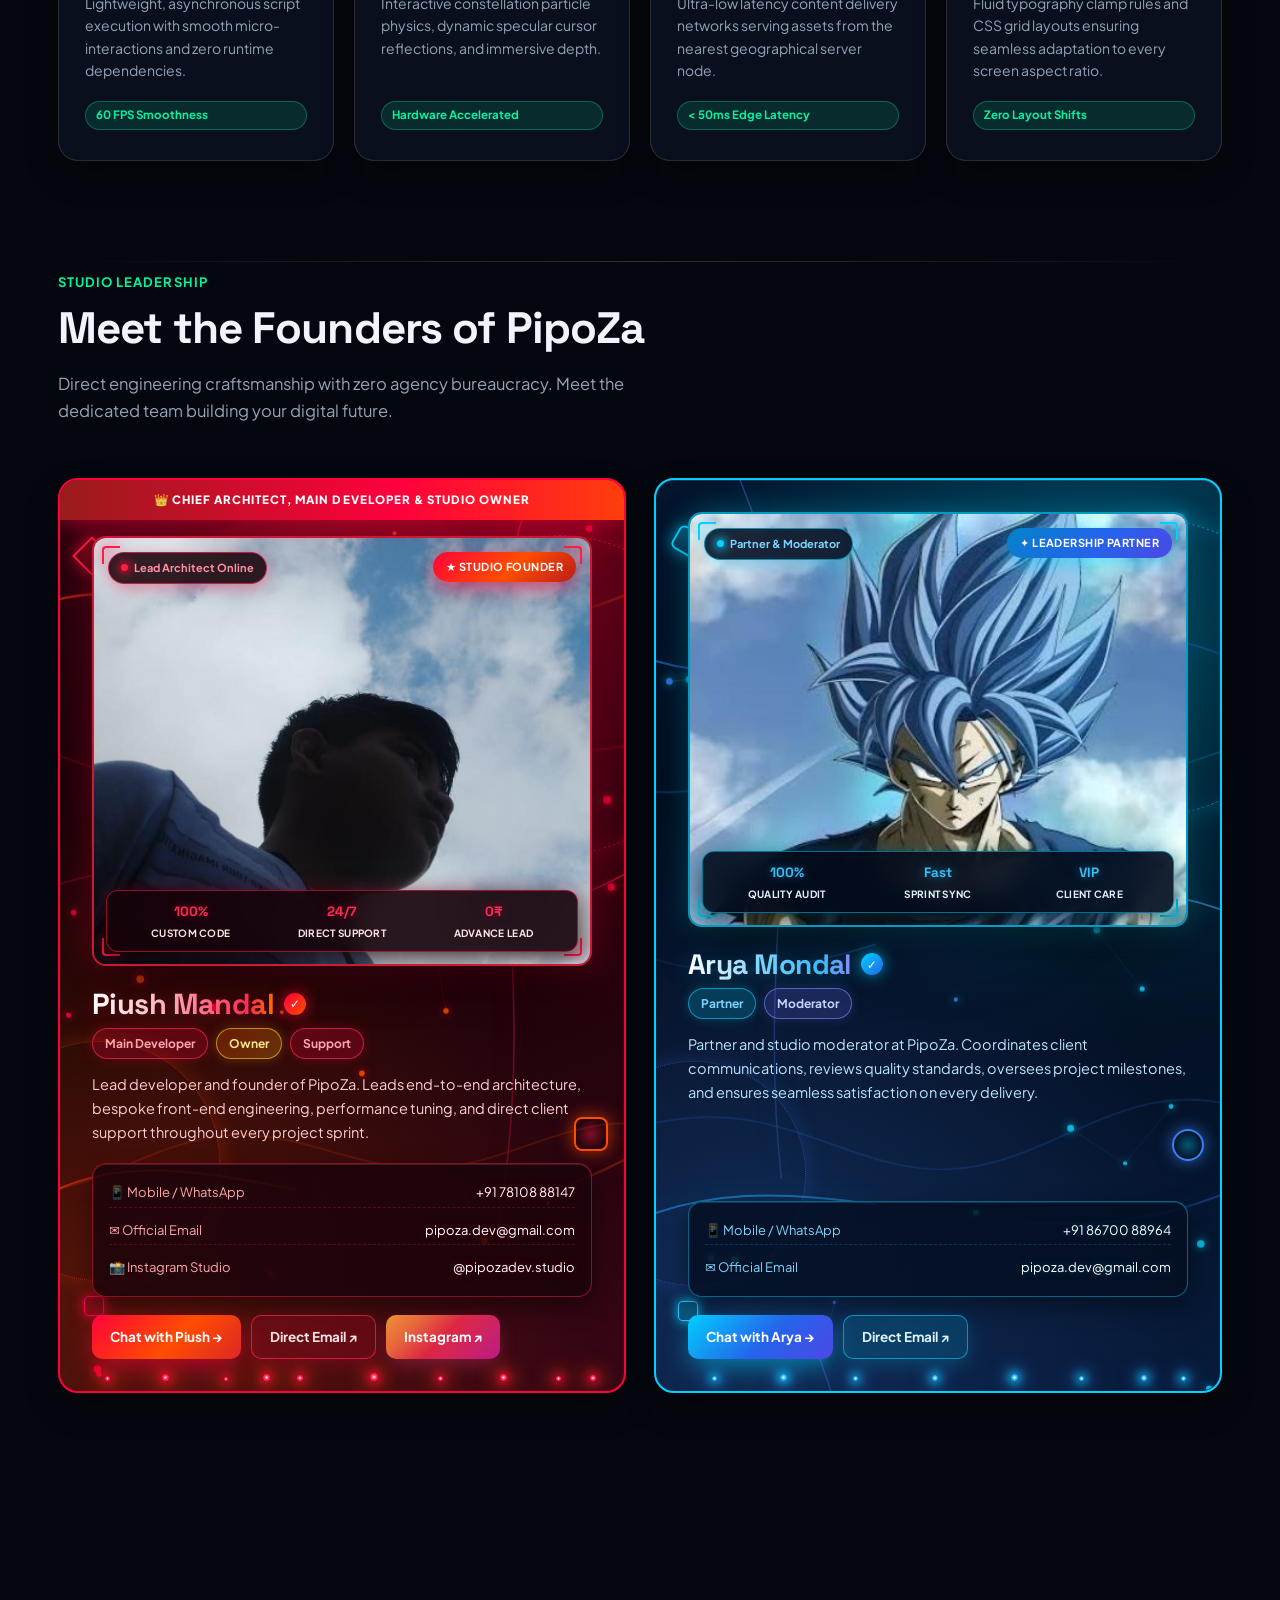
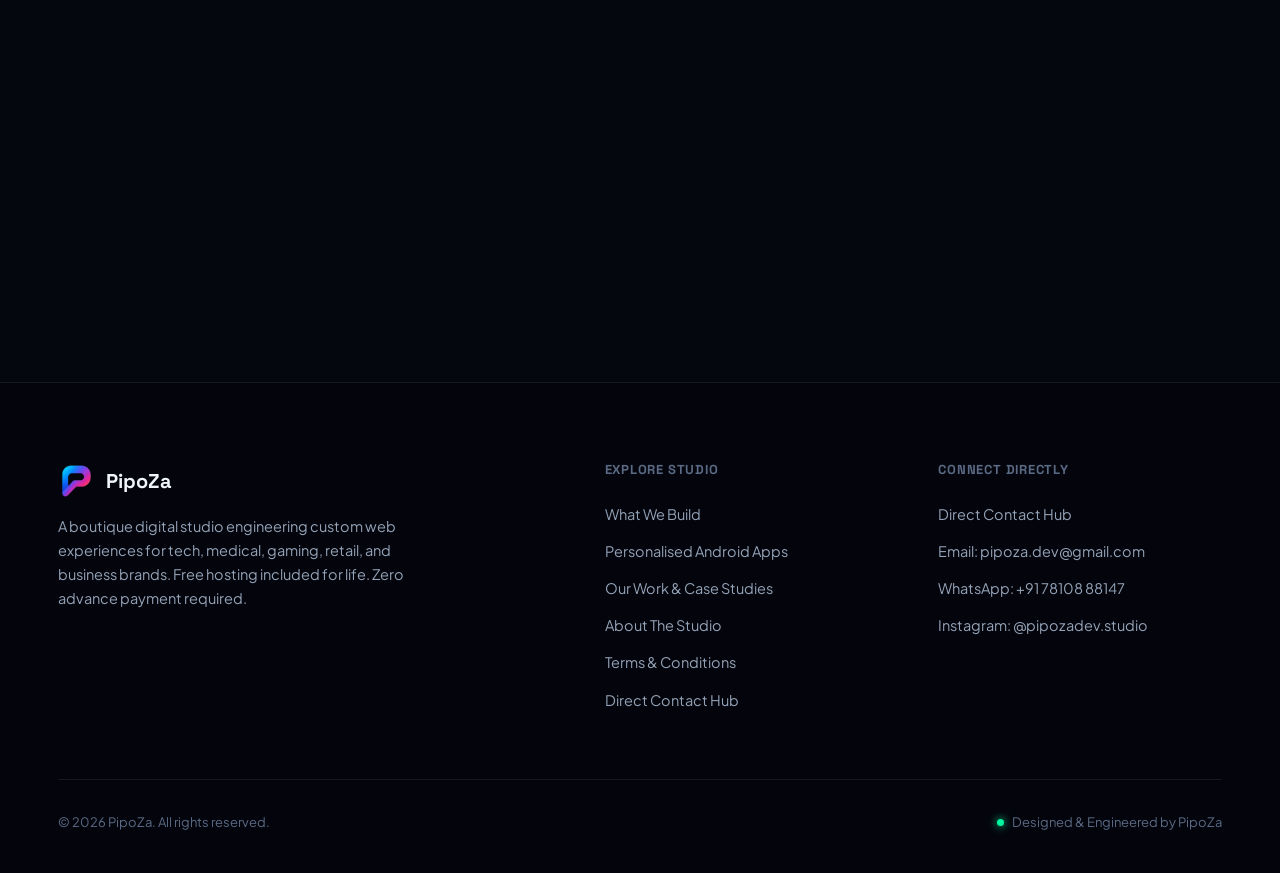
<file: about.html>
<!DOCTYPE html>
<html lang="en" data-theme="dark">
<head>
<meta charset="UTF-8">
<title>About PipoZa — The Boutique Web Studio That Ships</title>
<meta name="viewport" content="width=device-width, initial-scale=1.0">
<meta name="description" content="Learn about PipoZa: our 4–5 day sprint methodology, modern tech stack, handcrafted code philosophy, and client-first culture.">
<link rel="icon" href="PipoZa_Logo.png">
<link rel="stylesheet" href="style.css">
</head>
<body>

<canvas id="bgCanvas"></canvas>
<div class="cyber-grid"></div>
<div class="ambient">
  <div class="blob blob-a"></div>
  <div class="blob blob-b"></div>
  <div class="blob blob-c"></div>
  <div class="blob blob-d"></div>
</div>

<header>
  <nav class="wrap">
    <a href="index" class="brand">
      <div class="brand-logo-wrap"><img src="PipoZa_Logo.png" alt="PipoZa Logo"></div>
      <span>PipoZa<small data-i18n="nav.brand_sub">Web & Android Apps</small></span>
    </a>
    <div class="nav-links">
      <a href="index" data-nav="index" data-i18n="nav.home">Home</a>
      <a href="services" data-nav="services" data-i18n="nav.build">What We Build</a>
      <a href="work" data-nav="work" data-i18n="nav.work">Our Work</a>
      <a href="about" data-nav="about" data-i18n="nav.about">About Studio</a>
      <a href="terms" data-nav="terms" data-i18n="nav.terms">Terms</a>
      <a href="contact" data-nav="contact" data-i18n="nav.contact">Contact</a>
    </div>
    <div class="nav-cta">
      <div class="lang-switcher"></div>
      <a href="contact" class="btn btn-primary btn-sm" data-i18n="nav.start">Direct Contact →</a>
      <button class="menu-btn" id="menuBtn" aria-label="Toggle Menu">
        <svg viewBox="0 0 24 24" fill="none" stroke="currentColor" stroke-width="2"><path d="M3 6h18M3 12h18M3 18h18"/></svg>
      </button>
    </div>
  </nav>
</header>

<div class="mobile-nav" id="mobileNav" aria-hidden="true">
  <div class="lang-switcher mobile-lang-wrap"></div>
  <a href="index" class="m-link" data-nav="index"><span data-i18n="nav.home">Home</span> <span>→</span></a>
  <a href="services" class="m-link" data-nav="services"><span data-i18n="nav.build">What We Build</span> <span>→</span></a>
  <a href="work" class="m-link" data-nav="work"><span data-i18n="nav.work">Our Work</span> <span>→</span></a>
  <a href="about" class="m-link active" data-nav="about"><span data-i18n="nav.about">About Studio</span> <span>→</span></a>
  <a href="terms" class="m-link" data-nav="terms"><span>Terms &amp; Conditions</span> <span>→</span></a>
  <a href="contact" class="m-link" data-nav="contact"><span data-i18n="nav.contact">Contact</span> <span>→</span></a>
  <div class="mn-cta">
    <a href="contact" class="btn btn-primary btn-wide" data-i18n="cta.start_now">Direct Contact Hub →</a>
    <a href="https://wa.me/917810888147" target="_blank" rel="noopener" class="btn btn-ghost btn-wide" data-wa-link data-i18n="cta.or_chat">Chat on WhatsApp</a>
  </div>
</div>

<main>
  <section class="page-hero">
    <div class="wrap">
      <span class="kicker" data-i18n="about.kicker">Studio Philosophy</span>
      <h1 data-i18n="about.title">A dedicated web engineering studio built around speed, craft, and precision.</h1>
      <p data-i18n="about.desc">We founded PipoZa to eliminate the two biggest headaches in web design: bloated agencies that take two months to deliver, and flimsy templates that break on mobile. We handcraft fast, stunning websites that actually convert.</p>
    </div>
  </section>

  <!-- ================= STUDIO PILLARS ================= -->
  <section class="section-pad" style="padding-top:10px;">
    <div class="wrap">
      <div class="row2" style="gap:24px;">
        <div class="policy-card glass reveal tilt-card">
          <div class="ic">
            <svg viewBox="0 0 24 24" fill="none" stroke="var(--c1)" stroke-width="2"><circle cx="12" cy="12" r="10"/><polyline points="12 6 12 12 14 14"/></svg>
          </div>
          <h3 data-i18n="about.p1_title">The 4–5 Day Sprint Focus</h3>
          <p data-i18n="about.p1_desc">We work in focused, uninterrupted development sprints. Instead of juggling dozens of concurrent projects with long idle periods, we concentrate on your build end-to-end to launch in 4 to 5 working days.</p>
        </div>

        <div class="policy-card glass reveal tilt-card">
          <div class="ic">
            <svg viewBox="0 0 24 24" fill="none" stroke="var(--go)" stroke-width="2"><polyline points="16 18 22 12 16 6"/><polyline points="8 6 2 12 8 18"/></svg>
          </div>
          <h3 data-i18n="about.p2_title">Zero Template Bloat</h3>
          <p data-i18n="about.p2_desc">Every website is hand-coded with clean modern HTML, CSS, and vanilla JavaScript. No heavy third-party plugins that drag down performance or break unexpectedly during browser updates.</p>
        </div>
      </div>

      <div class="row2" style="gap:24px; margin-top:24px;">
        <div class="policy-card glass reveal tilt-card">
          <div class="ic">
            <svg viewBox="0 0 24 24" fill="none" stroke="var(--c2)" stroke-width="2"><path d="M12 2v20M17 5H9.5a3.5 3.5 0 0 0 0 7h5a3.5 3.5 0 0 1 0 7H6"/></svg>
          </div>
          <h3 data-i18n="about.p3_title">Cloud Hosting On Us</h3>
          <p data-i18n="about.p3_desc">We host every project on high-speed global cloud edge networks at no extra cost to you. Your website stays live 24/7 with zero maintenance overhead or hidden recurring hosting fees.</p>
        </div>

        <div class="policy-card glass reveal tilt-card">
          <div class="ic">
            <svg viewBox="0 0 24 24" fill="none" stroke="var(--c3)" stroke-width="2"><path d="M21 15a2 2 0 0 1-2 2H7l-4 4V5a2 2 0 0 1 2-2h14a2 2 0 0 1 2 2z"/></svg>
          </div>
          <h3 data-i18n="about.p4_title">Talk Directly to Engineers</h3>
          <p data-i18n="about.p4_desc">No middlemen, account managers, or ticket queues. You talk directly with the developer building your website over WhatsApp, email, or a phone call, so updates happen in minutes.</p>
        </div>
      </div>
    </div>
  </section>

  <div class="wrap"><div class="divider"></div></div>

  <!-- ================= TECH STACK MATRIX ================= -->
  <section class="section-pad">
    <div class="wrap">
      <div class="section-head reveal">
        <span class="kicker" data-i18n="about.tech_kicker">Modern Engineering</span>
        <h2 data-i18n="about.tech_title">Our Core Technology Stack</h2>
        <p data-i18n="about.tech_sub">We harness the latest open web standards to build websites that look futuristic, run at 60fps, and load instantaneously.</p>
      </div>

      <div class="cat-grid">
        <div class="cat-card glass reveal tilt-card">
          <div class="ic">
            <svg viewBox="0 0 24 24" fill="none" stroke="var(--c1)" stroke-width="2"><polygon points="12 2 2 7 12 12 22 7 12 2"/><polyline points="2 17 12 22 22 17"/><polyline points="2 12 12 17 22 12"/></svg>
          </div>
          <h3 data-i18n="about.t1_title">Modern ES6+ JavaScript</h3>
          <p data-i18n="about.t1_desc">Lightweight, asynchronous script execution with smooth micro-interactions and zero runtime dependencies.</p>
          <span class="tag" data-i18n="about.t1_tag">60 FPS Smoothness</span>
        </div>

        <div class="cat-card glass reveal tilt-card">
          <div class="ic">
            <svg viewBox="0 0 24 24" fill="none" stroke="var(--c2)" stroke-width="2"><circle cx="12" cy="12" r="10"/><path d="m4.93 4.93 4.24 4.24"/><path d="m14.83 9.17 4.24-4.24"/><path d="m14.83 14.83 4.24 4.24"/><path d="m9.17 14.83-4.24 4.24"/></svg>
          </div>
          <h3 data-i18n="about.t2_title">HTML5 Canvas & 3D Tilts</h3>
          <p data-i18n="about.t2_desc">Interactive constellation particle physics, dynamic specular cursor reflections, and immersive depth.</p>
          <span class="tag" data-i18n="about.t2_tag">Hardware Accelerated</span>
        </div>

        <div class="cat-card glass reveal tilt-card">
          <div class="ic">
            <svg viewBox="0 0 24 24" fill="none" stroke="var(--go)" stroke-width="2"><circle cx="12" cy="12" r="10"/><line x1="2" y1="12" x2="22" y2="12"/><path d="M12 2a15.3 15.3 0 0 1 4 10 15.3 15.3 0 0 1-4 10 15.3 15.3 0 0 1-4-10 15.3 15.3 0 0 1 4-10z"/></svg>
          </div>
          <h3 data-i18n="about.t3_title">Global Edge CDN Hosting</h3>
          <p data-i18n="about.t3_desc">Ultra-low latency content delivery networks serving assets from the nearest geographical server node.</p>
          <span class="tag" data-i18n="about.t3_tag">&lt; 50ms Edge Latency</span>
        </div>

        <div class="cat-card glass reveal tilt-card">
          <div class="ic">
            <svg viewBox="0 0 24 24" fill="none" stroke="var(--c3)" stroke-width="2"><rect x="2" y="3" width="20" height="14" rx="2"/><line x1="8" y1="21" x2="16" y2="21"/><line x1="12" y1="17" x2="12" y2="21"/></svg>
          </div>
          <h3 data-i18n="about.t4_title">Responsive Engine</h3>
          <p data-i18n="about.t4_desc">Fluid typography clamp rules and CSS grid layouts ensuring seamless adaptation to every screen aspect ratio.</p>
          <span class="tag" data-i18n="about.t4_tag">Zero Layout Shifts</span>
        </div>
      </div>
    </div>
  </section>

  <div class="wrap"><div class="divider"></div></div>

  <!-- ================= FOUNDERS & STUDIO LEADERSHIP ================= -->
  <section class="section-pad" id="founders" style="padding-top:10px;">
    <div class="wrap">
      <div class="section-head reveal">
        <span class="kicker" data-i18n="about.founders_kicker">Studio Leadership</span>
        <h2 data-i18n="about.founders_title">Meet the Founders of PipoZa</h2>
        <p data-i18n="about.founders_sub">Direct engineering craftsmanship with zero agency bureaucracy. Meet the dedicated team building your digital future.</p>
      </div>

      <div class="founders-grid">
        <!-- Founder 1: Piush Mandal (ULTRA-SPECIAL CRIMSON RED ANIMATED FLAGSHIP CARD) -->
        <div class="founder-card founder-featured founder-piush-red glass reveal tilt-card">
          <!-- Animated Crimson FX Layer: Canvas Particles, SVG Bezier Curves, Rotating Rings & Floating 3D Objects -->
          <div class="piush-fx-stage" aria-hidden="true">
            <canvas id="piushRedCanvas" class="piush-red-canvas"></canvas>

            <!-- Glowing Crimson SVG Bezier Curves & Laser Waves -->
            <svg class="piush-svg-curves" viewBox="0 0 600 900" preserveAspectRatio="none" fill="none">
              <defs>
                <linearGradient id="piushRedGrad1" x1="0%" y1="0%" x2="100%" y2="100%">
                  <stop offset="0%" stop-color="#ff003c" stop-opacity="0.75"/>
                  <stop offset="50%" stop-color="#ff4d00" stop-opacity="0.45"/>
                  <stop offset="100%" stop-color="#991b1b" stop-opacity="0.1"/>
                </linearGradient>
                <linearGradient id="piushRedGrad2" x1="100%" y1="0%" x2="0%" y2="100%">
                  <stop offset="0%" stop-color="#ff1e42" stop-opacity="0.65"/>
                  <stop offset="50%" stop-color="#e11d48" stop-opacity="0.35"/>
                  <stop offset="100%" stop-color="#ff0055" stop-opacity="0.05"/>
                </linearGradient>
                <radialGradient id="piushCoreGlow" cx="50%" cy="35%" r="55%">
                  <stop offset="0%" stop-color="#ff003c" stop-opacity="0.32"/>
                  <stop offset="55%" stop-color="#dc2626" stop-opacity="0.12"/>
                  <stop offset="100%" stop-color="#000000" stop-opacity="0"/>
                </radialGradient>
              </defs>
              <circle cx="300" cy="310" r="290" fill="url(#piushCoreGlow)" />
              <path class="piush-curve-path c-path-1" d="M-60,140 C120,40 280,260 660,90" stroke="url(#piushRedGrad1)" stroke-width="2.5" />
              <path class="piush-curve-path c-path-2" d="M-50,420 C180,300 390,540 650,360" stroke="url(#piushRedGrad2)" stroke-width="2" />
              <path class="piush-curve-path c-path-3" d="M-40,720 C150,600 360,820 640,650" stroke="url(#piushRedGrad1)" stroke-width="2.2" />
              <path class="piush-curve-path c-path-4" d="M520,-30 C380,240 580,520 410,920" stroke="url(#piushRedGrad2)" stroke-width="1.6" stroke-dasharray="8 8" />
            </svg>

            <!-- Rotating 3D Cyber Orbital Rings & Geometric Objects -->
            <div class="piush-orb-ring ring-1"></div>
            <div class="piush-orb-ring ring-2"></div>
            <div class="piush-geo-obj geo-diamond"></div>
            <div class="piush-geo-obj geo-hex"></div>
            <div class="piush-geo-obj geo-cube"></div>

            <!-- CSS Hardware-Accelerated Rising Crimson Ember Particles -->
            <span class="piush-ember e1"></span>
            <span class="piush-ember e2"></span>
            <span class="piush-ember e3"></span>
            <span class="piush-ember e4"></span>
            <span class="piush-ember e5"></span>
            <span class="piush-ember e6"></span>
            <span class="piush-ember e7"></span>
            <span class="piush-ember e8"></span>
            <span class="piush-ember e9"></span>
            <span class="piush-ember e10"></span>
          </div>

          <div class="founder-crown-ribbon piush-red-ribbon" data-i18n="about.piush_crown">👑 Chief Architect, Main Developer & Studio Owner</div>

          <div class="founder-img-wrap piush-red-img-wrap">
            <!-- Red Cyber HUD Corner Brackets -->
            <span class="piush-hud-corner tl"></span>
            <span class="piush-hud-corner tr"></span>
            <span class="piush-hud-corner bl"></span>
            <span class="piush-hud-corner br"></span>

            <img src="Piush.png" alt="Piush Mandal — Main Developer, Owner, Support" class="founder-img">
            <div class="founder-status-pill piush-red-status">
              <span class="pulse-dot red-pulse"></span>
              <span data-i18n="about.piush_status">Lead Architect Online</span>
            </div>
            <div class="founder-badge-pill featured-pill piush-red-badge" data-i18n="about.piush_badge">★ Studio Founder</div>
            <div class="founder-img-metrics piush-red-metrics">
              <div class="founder-metric-item">
                <strong>100%</strong>
                <span data-i18n="about.piush_m1">Custom Code</span>
              </div>
              <div class="founder-metric-item">
                <strong>24/7</strong>
                <span data-i18n="about.piush_m2">Direct Support</span>
              </div>
              <div class="founder-metric-item">
                <strong>0₹</strong>
                <span data-i18n="about.piush_m3">Advance Lead</span>
              </div>
            </div>
          </div>

          <div class="founder-info">
            <div class="founder-name-row">
              <h3 class="founder-name piush-red-title" data-i18n="about.piush_name">Piush Mandal</h3>
              <span class="founder-verified-badge piush-red-verified" title="Verified Founder & Owner">✓</span>
            </div>
            <div class="founder-role-tags">
              <span class="founder-role-tag piush-tag-red" data-i18n="about.piush_role1">Main Developer</span>
              <span class="founder-role-tag piush-tag-gold" data-i18n="about.piush_role2">Owner</span>
              <span class="founder-role-tag piush-tag-red" data-i18n="about.piush_role3">Support</span>
            </div>
            <p class="founder-bio" data-i18n="about.piush_bio">Lead developer and founder of PipoZa. Leads end-to-end architecture, bespoke front-end engineering, performance tuning, and direct client support throughout every project sprint.</p>

            <div class="founder-contact-box piush-red-contact-box">
              <a href="https://wa.me/917810888147" target="_blank" rel="noopener" class="founder-contact-item">
                <span class="fc-label">📱 Mobile / WhatsApp</span>
                <span class="fc-val">+91 78108 88147</span>
              </a>
              <a href="mailto:pipoza.dev@gmail.com" class="founder-contact-item">
                <span class="fc-label">✉️ Official Email</span>
                <span class="fc-val">pipoza.dev@gmail.com</span>
              </a>
              <a href="https://www.instagram.com/pipozadev.studio/" target="_blank" rel="noopener" class="founder-contact-item">
                <span class="fc-label">📸 Instagram Studio</span>
                <span class="fc-val">@pipozadev.studio</span>
              </a>
            </div>

            <div class="founder-actions">
              <a href="https://wa.me/917810888147" target="_blank" rel="noopener" class="btn btn-piush-red btn-sm" data-i18n="about.chat_piush">Chat with Piush →</a>
              <a href="mailto:pipoza.dev@gmail.com" class="btn btn-piush-outline btn-sm" data-i18n="about.email_piush">Direct Email ↗</a>
              <a href="https://www.instagram.com/pipozadev.studio/" target="_blank" rel="noopener" class="btn btn-ig btn-sm">Instagram ↗</a>
            </div>
          </div>
        </div>

        <!-- Founder 2: Arjo Mondal (CYBER-BLUE ANIMATED PARTNER CARD — No Instagram Studio) -->
        <div class="founder-card founder-arjo-blue glass reveal tilt-card">
          <!-- Animated Cyber-Blue FX Layer: Canvas Particles, SVG Sapphire Curves, Rotating Rings & Floating 3D Objects -->
          <div class="arjo-fx-stage" aria-hidden="true">
            <canvas id="arjoBlueCanvas" class="arjo-blue-canvas"></canvas>

            <!-- Glowing Sapphire & Cyan SVG Bezier Curves -->
            <svg class="arjo-svg-curves" viewBox="0 0 600 900" preserveAspectRatio="none" fill="none">
              <defs>
                <linearGradient id="arjoBlueGrad1" x1="0%" y1="0%" x2="100%" y2="100%">
                  <stop offset="0%" stop-color="#00d2ff" stop-opacity="0.72"/>
                  <stop offset="50%" stop-color="#3b82f6" stop-opacity="0.45"/>
                  <stop offset="100%" stop-color="#1d4ed8" stop-opacity="0.08"/>
                </linearGradient>
                <linearGradient id="arjoBlueGrad2" x1="100%" y1="0%" x2="0%" y2="100%">
                  <stop offset="0%" stop-color="#38bdf8" stop-opacity="0.65"/>
                  <stop offset="50%" stop-color="#6366f1" stop-opacity="0.38"/>
                  <stop offset="100%" stop-color="#0284c7" stop-opacity="0.05"/>
                </linearGradient>
                <radialGradient id="arjoCoreGlow" cx="50%" cy="35%" r="55%">
                  <stop offset="0%" stop-color="#00d2ff" stop-opacity="0.26"/>
                  <stop offset="55%" stop-color="#2563eb" stop-opacity="0.10"/>
                  <stop offset="100%" stop-color="#000000" stop-opacity="0"/>
                </radialGradient>
              </defs>
              <circle cx="300" cy="310" r="280" fill="url(#arjoCoreGlow)" />
              <path class="arjo-curve-path b-path-1" d="M-50,160 C150,260 340,60 650,190" stroke="url(#arjoBlueGrad1)" stroke-width="2.2" />
              <path class="arjo-curve-path b-path-2" d="M-40,460 C190,560 380,320 640,440" stroke="url(#arjoBlueGrad2)" stroke-width="1.9" />
              <path class="arjo-curve-path b-path-3" d="M-40,740 C170,640 390,810 640,690" stroke="url(#arjoBlueGrad1)" stroke-width="2" />
              <path class="arjo-curve-path b-path-4" d="M80,-20 C220,260 40,540 190,910" stroke="url(#arjoBlueGrad2)" stroke-width="1.5" stroke-dasharray="7 7" />
            </svg>

            <!-- Rotating Cyber-Blue Orbital Rings & 3D Geometric Objects -->
            <div class="arjo-orb-ring b-ring-1"></div>
            <div class="arjo-orb-ring b-ring-2"></div>
            <div class="arjo-geo-obj b-geo-oct"></div>
            <div class="arjo-geo-obj b-geo-prism"></div>
            <div class="arjo-geo-obj b-geo-ringlet"></div>

            <!-- Rising Sapphire Plasma Sparks -->
            <span class="arjo-spark s1"></span>
            <span class="arjo-spark s2"></span>
            <span class="arjo-spark s3"></span>
            <span class="arjo-spark s4"></span>
            <span class="arjo-spark s5"></span>
            <span class="arjo-spark s6"></span>
            <span class="arjo-spark s7"></span>
            <span class="arjo-spark s8"></span>
          </div>

          <div class="founder-img-wrap arjo-blue-img-wrap">
            <!-- Blue Cyber HUD Corner Brackets -->
            <span class="arjo-hud-corner tl"></span>
            <span class="arjo-hud-corner tr"></span>
            <span class="arjo-hud-corner bl"></span>
            <span class="arjo-hud-corner br"></span>

            <img src="Arya.png" alt="Arya Mondal — Partner, Moderator" class="founder-img">
            <div class="founder-status-pill arjo-blue-status">
              <span class="pulse-dot blue-pulse"></span>
              <span data-i18n="about.arjo_status">Partner & Moderator</span>
            </div>
            <div class="founder-badge-pill arjo-blue-badge" data-i18n="about.arjo_badge">✦ Leadership Partner</div>
            <div class="founder-img-metrics arjo-blue-metrics">
              <div class="founder-metric-item">
                <strong>100%</strong>
                <span data-i18n="about.arjo_m1">Quality Audit</span>
              </div>
              <div class="founder-metric-item">
                <strong>Fast</strong>
                <span data-i18n="about.arjo_m2">Sprint Sync</span>
              </div>
              <div class="founder-metric-item">
                <strong>VIP</strong>
                <span data-i18n="about.arjo_m3">Client Care</span>
              </div>
            </div>
          </div>

          <div class="founder-info">
            <div class="founder-name-row">
              <h3 class="founder-name arjo-blue-title" data-i18n="about.arjo_name">Arya Mondal</h3>
              <span class="founder-verified-badge arjo-blue-verified" title="Verified Studio Partner">✓</span>
            </div>
            <div class="founder-role-tags">
              <span class="founder-role-tag arjo-tag-blue" data-i18n="about.arjo_role1">Partner</span>
              <span class="founder-role-tag arjo-tag-indigo" data-i18n="about.arjo_role2">Moderator</span>
            </div>
            <p class="founder-bio" data-i18n="about.arjo_bio">Partner and moderator at PipoZa. Coordinates client communications, reviews quality standards, oversees project milestones, and ensures seamless satisfaction on every delivery.</p>

            <div class="founder-contact-box arjo-blue-contact-box">
              <a href="https://wa.me/918670088964" target="_blank" rel="noopener" class="founder-contact-item">
                <span class="fc-label">📱 Mobile / WhatsApp</span>
                <span class="fc-val">+91 86700 88964</span>
              </a>
              <a href="mailto:pipoza.dev@gmail.com" class="founder-contact-item">
                <span class="fc-label">✉️ Official Email</span>
                <span class="fc-val">pipoza.dev@gmail.com</span>
              </a>
            </div>

            <div class="founder-actions">
              <a href="https://wa.me/918670088964" target="_blank" rel="noopener" class="btn btn-arjo-blue btn-sm" data-i18n="about.chat_arjo">Chat with Arya →</a>
              <a href="mailto:pipoza.dev@gmail.com" class="btn btn-arjo-outline btn-sm" data-i18n="about.email_piush">Direct Email ↗</a>
            </div>
          </div>
        </div>
      </div>
    </div>
  </section>

  <!-- ================= FINAL CTA ================= -->
  <section class="section-pad" style="padding-top:0;">
    <div class="wrap">
      <div class="wizard-wrap glass reveal" style="text-align:center; padding:65px 40px;">
        <h2 style="font-size:clamp(26px,3.6vw,38px); margin-bottom:14px;" data-i18n="about.cta_title">Ready to build something extraordinary?</h2>
        <p style="color:var(--text-dim); max-width:480px; margin:0 auto 28px; font-size:15.5px;" data-i18n="about.cta_sub">Experience web engineering the way it should be: transparent, blisteringly fast, and built exclusively for your business.</p>
        <div class="hero-actions" style="justify-content:center;">
          <a href="contact" class="btn btn-primary" data-i18n="hero.cta_start">Direct Contact →</a>
          <a href="https://wa.me/917810888147" target="_blank" rel="noopener" class="btn btn-ghost" data-wa-link data-i18n="cta.or_chat">Chat on WhatsApp</a>
          <a href="work" class="btn btn-ghost" data-i18n="hero.cta_work">Explore Live Work</a>
        </div>
      </div>
    </div>
  </section>
</main>

<footer>
  <div class="wrap">
    <div class="foot-grid">
      <div>
        <div class="foot-brand"><img src="PipoZa_Logo.png" alt="PipoZa Logo"> PipoZa</div>
        <p class="desc" data-i18n="foot.desc">A boutique digital studio engineering custom web experiences for tech, medical, gaming, retail, and business brands. Free hosting included for life. Zero advance payment required.</p>
      </div>
      <div>
        <h4 data-i18n="foot.explore_title">Studio</h4>
        <div class="flinks">
          <a href="services" data-i18n="foot.services">What We Build</a>
          <a href="services#androidApps">Personalised Android Apps</a>
          <a href="work" data-i18n="foot.work">Our Work &amp; Case Studies</a>
          <a href="about" data-i18n="foot.about">About Studio</a>
          <a href="terms">Terms &amp; Conditions</a>
          <a href="contact" data-i18n="foot.contact">Contact Us</a>
        </div>
      </div>
      <div>
        <h4 data-i18n="foot.connect_title">Connect</h4>
        <div class="flinks">
          <a href="contact" data-i18n="foot.start">Direct Contact Hub</a>
          <a href="mailto:pipoza.dev@gmail.com" data-email-link data-i18n="foot.email_link">Email: pipoza.dev@gmail.com</a>
          <a href="https://wa.me/917810888147" target="_blank" rel="noopener" data-wa-link data-i18n="foot.wa_link">WhatsApp: +91 78108 88147</a>
          <a href="https://www.instagram.com/pipozadev.studio/" target="_blank" rel="noopener" data-ig-link data-i18n="foot.ig_link">Instagram: @pipozadev.studio</a>
        </div>
      </div>
    </div>
    <div class="foot-bottom">
      <span data-i18n="foot.copy">© 2026 PipoZa. All rights reserved.</span>
      <span class="made"><span class="dot"></span> <span data-i18n="foot.made">Designed & Engineered by PipoZa</span></span>
    </div>
  </div>
</footer>

<script src="i18n.js" defer></script>
<script src="main.js" defer></script>
</body>
</html>
</file>
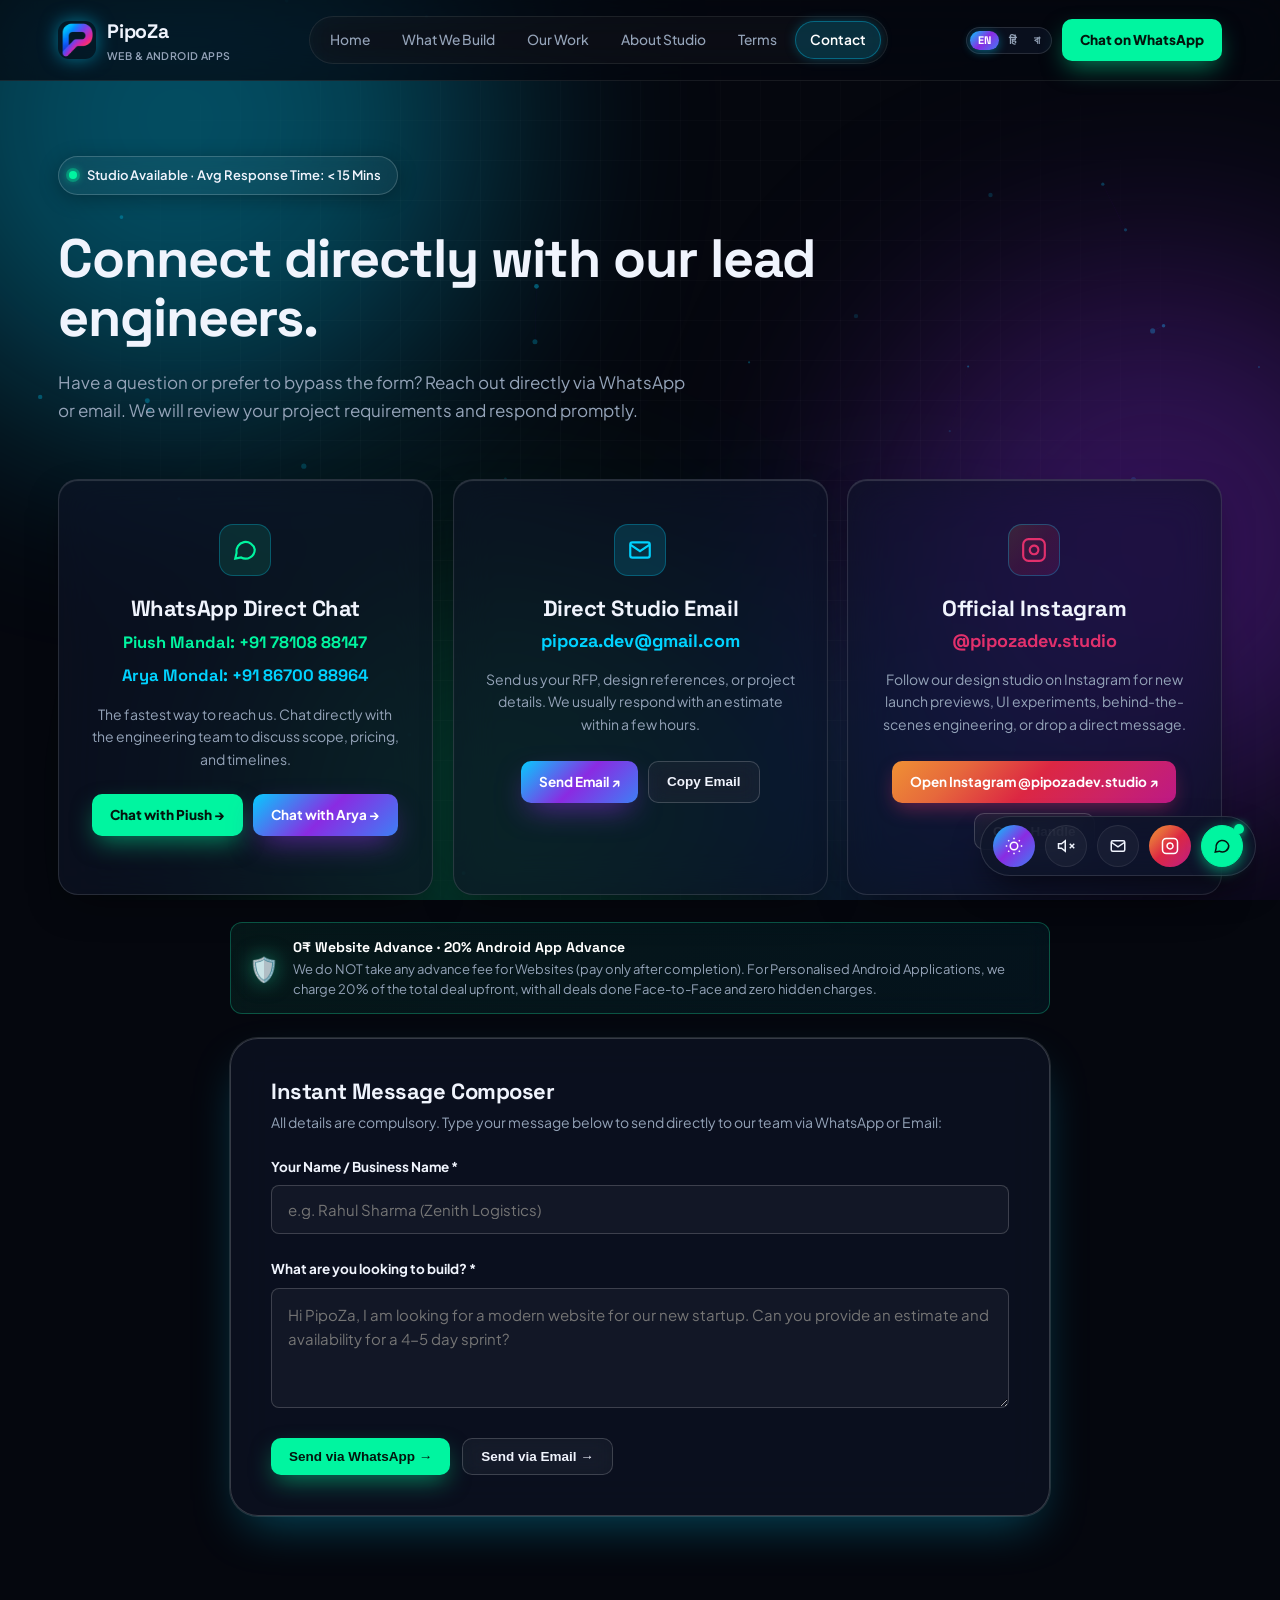
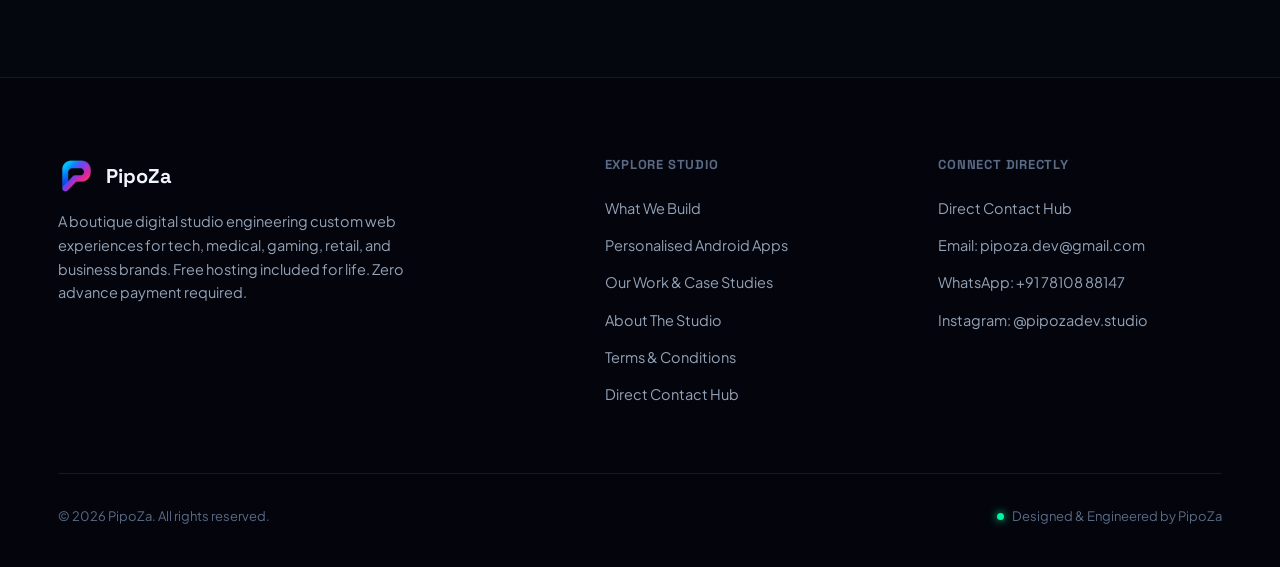
<file: contact.html>
<!DOCTYPE html>
<html lang="en" data-theme="dark">
<head>
<meta charset="UTF-8">
<title>Contact — PipoZa</title>
<meta name="viewport" content="width=device-width, initial-scale=1.0">
<meta name="description" content="Connect with PipoZa directly via WhatsApp or Email. We reply fast and are ready to launch your project in 4–5 working days.">
<link rel="icon" href="PipoZa_Logo.png">
<link rel="stylesheet" href="style.css">
</head>
<body>

<canvas id="bgCanvas"></canvas>
<div class="cyber-grid"></div>
<div class="ambient">
  <div class="blob blob-a"></div>
  <div class="blob blob-b"></div>
  <div class="blob blob-c"></div>
  <div class="blob blob-d"></div>
</div>

<header>
  <nav class="wrap">
    <a href="index" class="brand">
      <div class="brand-logo-wrap"><img src="PipoZa_Logo.png" alt="PipoZa Logo"></div>
      <span>PipoZa<small data-i18n="nav.brand_sub">Web & Android Apps</small></span>
    </a>
    <div class="nav-links">
      <a href="index" data-nav="index" data-i18n="nav.home">Home</a>
      <a href="services" data-nav="services" data-i18n="nav.build">What We Build</a>
      <a href="work" data-nav="work" data-i18n="nav.work">Our Work</a>
      <a href="about" data-nav="about" data-i18n="nav.about">About Studio</a>
      <a href="terms" data-nav="terms" data-i18n="nav.terms">Terms</a>
      <a href="contact" data-nav="contact" data-i18n="nav.contact">Contact</a>
    </div>
    <div class="nav-cta">
      <div class="lang-switcher"></div>
      <a href="https://wa.me/917810888147" target="_blank" rel="noopener" class="btn btn-primary btn-sm" data-wa-link data-i18n="cta.or_chat">Chat on WhatsApp →</a>
      <button class="menu-btn" id="menuBtn" aria-label="Toggle Menu">
        <svg viewBox="0 0 24 24" fill="none" stroke="currentColor" stroke-width="2"><path d="M3 6h18M3 12h18M3 18h18"/></svg>
      </button>
    </div>
  </nav>
</header>

<div class="mobile-nav" id="mobileNav" aria-hidden="true">
  <div class="lang-switcher mobile-lang-wrap"></div>
  <a href="index" class="m-link" data-nav="index"><span data-i18n="nav.home">Home</span> <span>→</span></a>
  <a href="services" class="m-link" data-nav="services"><span data-i18n="nav.build">What We Build</span> <span>→</span></a>
  <a href="work" class="m-link" data-nav="work"><span data-i18n="nav.work">Our Work</span> <span>→</span></a>
  <a href="about" class="m-link" data-nav="about"><span data-i18n="nav.about">About Studio</span> <span>→</span></a>
  <a href="terms" class="m-link" data-nav="terms"><span>Terms &amp; Conditions</span> <span>→</span></a>
  <a href="contact" class="m-link active" data-nav="contact"><span data-i18n="nav.contact">Contact</span> <span>→</span></a>
  <div class="mn-cta">
    <a href="https://wa.me/917810888147" target="_blank" rel="noopener" class="btn btn-primary btn-wide" data-wa-link data-i18n="cta.or_chat">Chat on WhatsApp</a>
    <a href="mailto:pipoza.dev@gmail.com" class="btn btn-ghost btn-wide" data-email-link>Email: pipoza.dev@gmail.com</a>
  </div>
</div>

<main>
  <section class="page-hero">
    <div class="wrap">
      <div class="eyebrow-badge">
        <span class="dot"></span>
        <span data-i18n="contact.kicker">Studio Available · Avg Response Time: &lt; 15 Mins</span>
      </div>
      <h1 style="margin-top:10px;" data-i18n="contact.title">Connect directly with our lead engineers.</h1>
      <p data-i18n="contact.desc">Have a question or prefer to bypass the form? Reach out directly via WhatsApp or email. We will review your project requirements and respond promptly.</p>
    </div>
  </section>

  <!-- ================= DIRECT CONTACT CARDS ================= -->
  <section class="section-pad" style="padding-top:10px;">
    <div class="wrap">
      <div class="contact-grid-3">
        <div class="policy-card glass reveal tilt-card" style="text-align:center; padding:44px 30px;">
          <div class="ic" style="margin:0 auto 20px; background:rgba(23,227,166,0.12); color:var(--go); border-color:rgba(23,227,166,0.3);">
            <svg viewBox="0 0 24 24" fill="none" stroke="currentColor" stroke-width="2"><path d="M21 11.5a8.5 8.5 0 0 1-12.6 7.4L3 20l1.2-5.2A8.5 8.5 0 1 1 21 11.5Z"/></svg>
          </div>
          <h3 style="font-size:22px; margin-bottom:10px;" data-i18n="contact.wa_card_title">WhatsApp Direct Chat</h3>
          <div style="display:flex; flex-direction:column; gap:6px; margin-bottom:14px; font-family:'Space Grotesk', sans-serif;">
            <a href="https://wa.me/917810888147" target="_blank" rel="noopener" style="color:var(--go); font-weight:700; font-size:16.5px; text-decoration:none;">
              Piush Mandal: +91 78108 88147
            </a>
            <a href="https://wa.me/918670088964" target="_blank" rel="noopener" style="color:var(--c1); font-weight:700; font-size:16.5px; text-decoration:none;">
              Arya Mondal: +91 86700 88964
            </a>
          </div>
          <p style="color:var(--text-dim); font-size:14px; margin-bottom:24px; line-height:1.6;" data-i18n="contact.wa_card_desc">The fastest way to reach us. Chat directly with the engineering team to discuss scope, pricing, and timelines.</p>
          <div style="display:flex; gap:10px; justify-content:center; flex-wrap:wrap;">
            <a href="https://wa.me/917810888147" target="_blank" rel="noopener" class="btn btn-primary btn-sm" data-i18n="about.chat_piush">Chat with Piush →</a>
            <a href="https://wa.me/918670088964" target="_blank" rel="noopener" class="btn btn-grad btn-sm" data-i18n="about.chat_arjo">Chat with Arya →</a>
          </div>
        </div>

        <div class="policy-card glass reveal tilt-card" style="text-align:center; padding:44px 30px;">
          <div class="ic" style="margin:0 auto 20px; background:color-mix(in srgb, var(--c1) 15%, transparent); color:var(--c1); border-color:color-mix(in srgb, var(--c1) 30%, transparent);">
            <svg viewBox="0 0 24 24" fill="none" stroke="currentColor" stroke-width="2"><rect x="3" y="5" width="18" height="14" rx="2"/><path d="m3 7 9 6 9-6"/></svg>
          </div>
          <h3 style="font-size:22px; margin-bottom:6px;" data-i18n="contact.email_card_title">Direct Studio Email</h3>
          <p style="color:var(--c1); font-weight:700; font-family:'Space Grotesk'; font-size:18px; margin-bottom:12px;">pipoza.dev@gmail.com</p>
          <p style="color:var(--text-dim); font-size:14px; margin-bottom:26px; line-height:1.6;" data-i18n="contact.email_card_desc">Send us your RFP, design references, or project details. We usually respond with an estimate within a few hours.</p>
          <div style="display:flex; gap:10px; justify-content:center; flex-wrap:wrap;">
            <a href="mailto:pipoza.dev@gmail.com" class="btn btn-grad btn-sm" data-email-link data-i18n="contact.send_email">Send Email ↗</a>
            <button class="btn btn-ghost btn-sm" onclick="navigator.clipboard.writeText('pipoza.dev@gmail.com'); PIPOZA.showToast('Email address copied!'); PIPOZA.audio.playChime();" data-i18n="contact.copy_email">Copy Email</button>
          </div>
        </div>

        <div class="policy-card glass reveal tilt-card" style="text-align:center; padding:44px 30px;">
          <div class="ic ic-ig" style="margin:0 auto 20px;">
            <svg viewBox="0 0 24 24" fill="none" stroke="currentColor" stroke-width="2"><rect x="2" y="2" width="20" height="20" rx="5" ry="5"/><path d="M16 11.37A4 4 0 1 1 12.63 8 4 4 0 0 1 16 11.37z"/><line x1="17.5" y1="6.5" x2="17.51" y2="6.5"/></svg>
          </div>
          <h3 style="font-size:22px; margin-bottom:6px;" data-i18n="contact.ig_card_title">Official Instagram</h3>
          <p style="color:#e1306c; font-weight:700; font-family:'Space Grotesk'; font-size:18px; margin-bottom:12px;">@pipozadev.studio</p>
          <p style="color:var(--text-dim); font-size:14px; margin-bottom:26px; line-height:1.6;" data-i18n="contact.ig_card_desc">Follow our design studio on Instagram for new launch previews, UI experiments, behind-the-scenes engineering, or drop a direct message.</p>
          <div style="display:flex; gap:10px; justify-content:center; flex-wrap:wrap;">
            <a href="https://www.instagram.com/pipozadev.studio/" target="_blank" rel="noopener" class="btn btn-ig btn-sm" data-ig-link data-i18n="contact.open_ig">Open Instagram @pipozadev.studio ↗</a>
            <button class="btn btn-ghost btn-sm" onclick="navigator.clipboard.writeText('pipozadev.studio'); PIPOZA.showToast('Instagram handle copied!'); PIPOZA.audio.playChime();" data-i18n="contact.copy_ig">Copy Handle</button>
          </div>
        </div>
      </div>

      <!-- Zero Advance Guarantee Banner -->
      <div class="zero-advance-banner reveal" style="max-width:820px; margin:28px auto 0 auto;">
        <div class="zab-icon">🛡️</div>
        <div class="zab-content">
          <strong data-i18n="trust.title">Zero Advance Payment Guarantee</strong>
          <span data-i18n="trust.desc">We do not take any advance payment. You only pay after your website is completely built and delivered to your 100% satisfaction. (Pricing discussed & finalized upfront).</span>
        </div>
      </div>

      <!-- Quick Message Composer -->
      <div class="calc-card glass reveal tilt-card" style="margin-top:24px; max-width:820px; margin-left:auto; margin-right:auto;">
        <h3 style="font-size:22px; margin-bottom:8px;" data-i18n="contact.composer_title">Instant Message Composer</h3>
        <p style="color:var(--text-dim); font-size:14px; margin-bottom:22px;" data-i18n="contact.composer_sub">All details are compulsory. Type your message below to send directly to our team via WhatsApp or Email:</p>
        <div class="field">
          <label data-i18n="field.msg_sender">Your Name / Business Name *</label>
          <input type="text" id="quickSender" data-i18n-placeholder="field.msg_sender_ph" placeholder="e.g. Rahul Sharma (Zenith Logistics)" required>
        </div>
        <div class="field">
          <label data-i18n="field.msg_body">What are you looking to build? *</label>
          <textarea id="quickBody" data-i18n-placeholder="field.msg_body_ph" placeholder="Hi PipoZa, I'm looking for a modern website for our new startup. Can you provide an estimate and availability for a 4–5 day sprint?" required></textarea>
        </div>
        <div style="display:flex; gap:12px; flex-wrap:wrap;">
          <button class="btn btn-primary btn-sm" id="btnQuickWhatsApp" data-i18n="contact.send_wa">Send via WhatsApp →</button>
          <button class="btn btn-ghost btn-sm" id="btnQuickEmail" data-i18n="contact.send_em">Send via Email →</button>
        </div>
      </div>
    </div>
  </section>
</main>

<footer>
  <div class="wrap">
    <div class="foot-grid">
      <div>
        <div class="foot-brand"><img src="PipoZa_Logo.png" alt="PipoZa Logo"> PipoZa</div>
        <p class="desc" data-i18n="foot.desc">A boutique digital studio engineering custom web experiences for tech, medical, gaming, retail, and business brands. Free hosting included for life.</p>
      </div>
      <div>
        <h4 data-i18n="foot.explore_title">Studio</h4>
        <div class="flinks">
          <a href="services" data-i18n="foot.services">What We Build</a>
          <a href="services#androidApps">Personalised Android Apps</a>
          <a href="work" data-i18n="foot.work">Our Work &amp; Case Studies</a>
          <a href="about" data-i18n="foot.about">About Studio</a>
          <a href="terms">Terms &amp; Conditions</a>
          <a href="contact" data-i18n="foot.contact">Contact Us</a>
        </div>
      </div>
      <div>
        <h4 data-i18n="foot.connect_title">Connect</h4>
        <div class="flinks">
          <a href="contact" data-i18n="foot.start">Direct Contact Hub</a>
          <a href="mailto:pipoza.dev@gmail.com" data-email-link data-i18n="foot.email_link">Email: pipoza.dev@gmail.com</a>
          <a href="https://wa.me/917810888147" target="_blank" rel="noopener" data-wa-link data-i18n="foot.wa_link">WhatsApp: +91 78108 88147</a>
          <a href="https://www.instagram.com/pipozadev.studio/" target="_blank" rel="noopener" data-ig-link data-i18n="foot.ig_link">Instagram: @pipozadev.studio</a>
        </div>
      </div>
    </div>
    <div class="foot-bottom">
      <span data-i18n="foot.copy">© 2026 PipoZa. All rights reserved.</span>
      <span class="made"><span class="dot"></span> <span data-i18n="foot.made">Designed & Engineered by PipoZa</span></span>
    </div>
  </div>
</footer>

<script src="i18n.js" defer></script>
<script src="main.js" defer></script>
<script>
  document.addEventListener('DOMContentLoaded', () => {
    const btnWA = document.getElementById('btnQuickWhatsApp');
    const btnEmail = document.getElementById('btnQuickEmail');
    const senderInput = document.getElementById('quickSender');
    const bodyInput = document.getElementById('quickBody');

    function validateInputs() {
      const sender = senderInput.value.trim();
      const body = bodyInput.value.trim();

      if (!sender) {
        senderInput.classList.add('input-invalid');
        senderInput.focus();
        setTimeout(() => senderInput.classList.remove('input-invalid'), 2500);
        PIPOZA.showToast('⚠️ Please enter your Name or Business Name.');
        if (PIPOZA.audio && PIPOZA.audio.playPop) PIPOZA.audio.playPop(260, 0.08);
        return false;
      }
      if (!body) {
        bodyInput.classList.add('input-invalid');
        bodyInput.focus();
        setTimeout(() => bodyInput.classList.remove('input-invalid'), 2500);
        PIPOZA.showToast('⚠️ Please enter your project description or question.');
        if (PIPOZA.audio && PIPOZA.audio.playPop) PIPOZA.audio.playPop(260, 0.08);
        return false;
      }
      return true;
    }

    function getMessage() {
      const sender = senderInput.value.trim();
      const body = bodyInput.value.trim();
      return `New Website Inquiry from ${sender}:\n\n${body}\n\n[Zero Advance Guarantee Requested]\nSent via pipoza.dev/contact`;
    }

    if (btnWA) {
      btnWA.addEventListener('click', () => {
        if (!validateInputs()) return;
        const msg = getMessage();
        window.open(`https://wa.me/${PIPOZA.WHATSAPP_NUMBER}?text=${encodeURIComponent(msg)}`, '_blank');
        PIPOZA.showToast('Launching WhatsApp…');
        PIPOZA.audio.playPop(650, 0.05);
      });
    }

    if (btnEmail) {
      btnEmail.addEventListener('click', () => {
        if (!validateInputs()) return;
        const msg = getMessage();
        const sender = senderInput.value.trim();
        if (PIPOZA.openEmailModal) {
          PIPOZA.openEmailModal(`Project Inquiry — ${sender}`, msg);
        } else {
          window.location.href = `mailto:${PIPOZA.CONTACT_EMAIL}?subject=${encodeURIComponent('Project Inquiry — ' + sender)}&body=${encodeURIComponent(msg)}`;
        }
      });
    }
  });
</script>
</body>
</html>
</file>
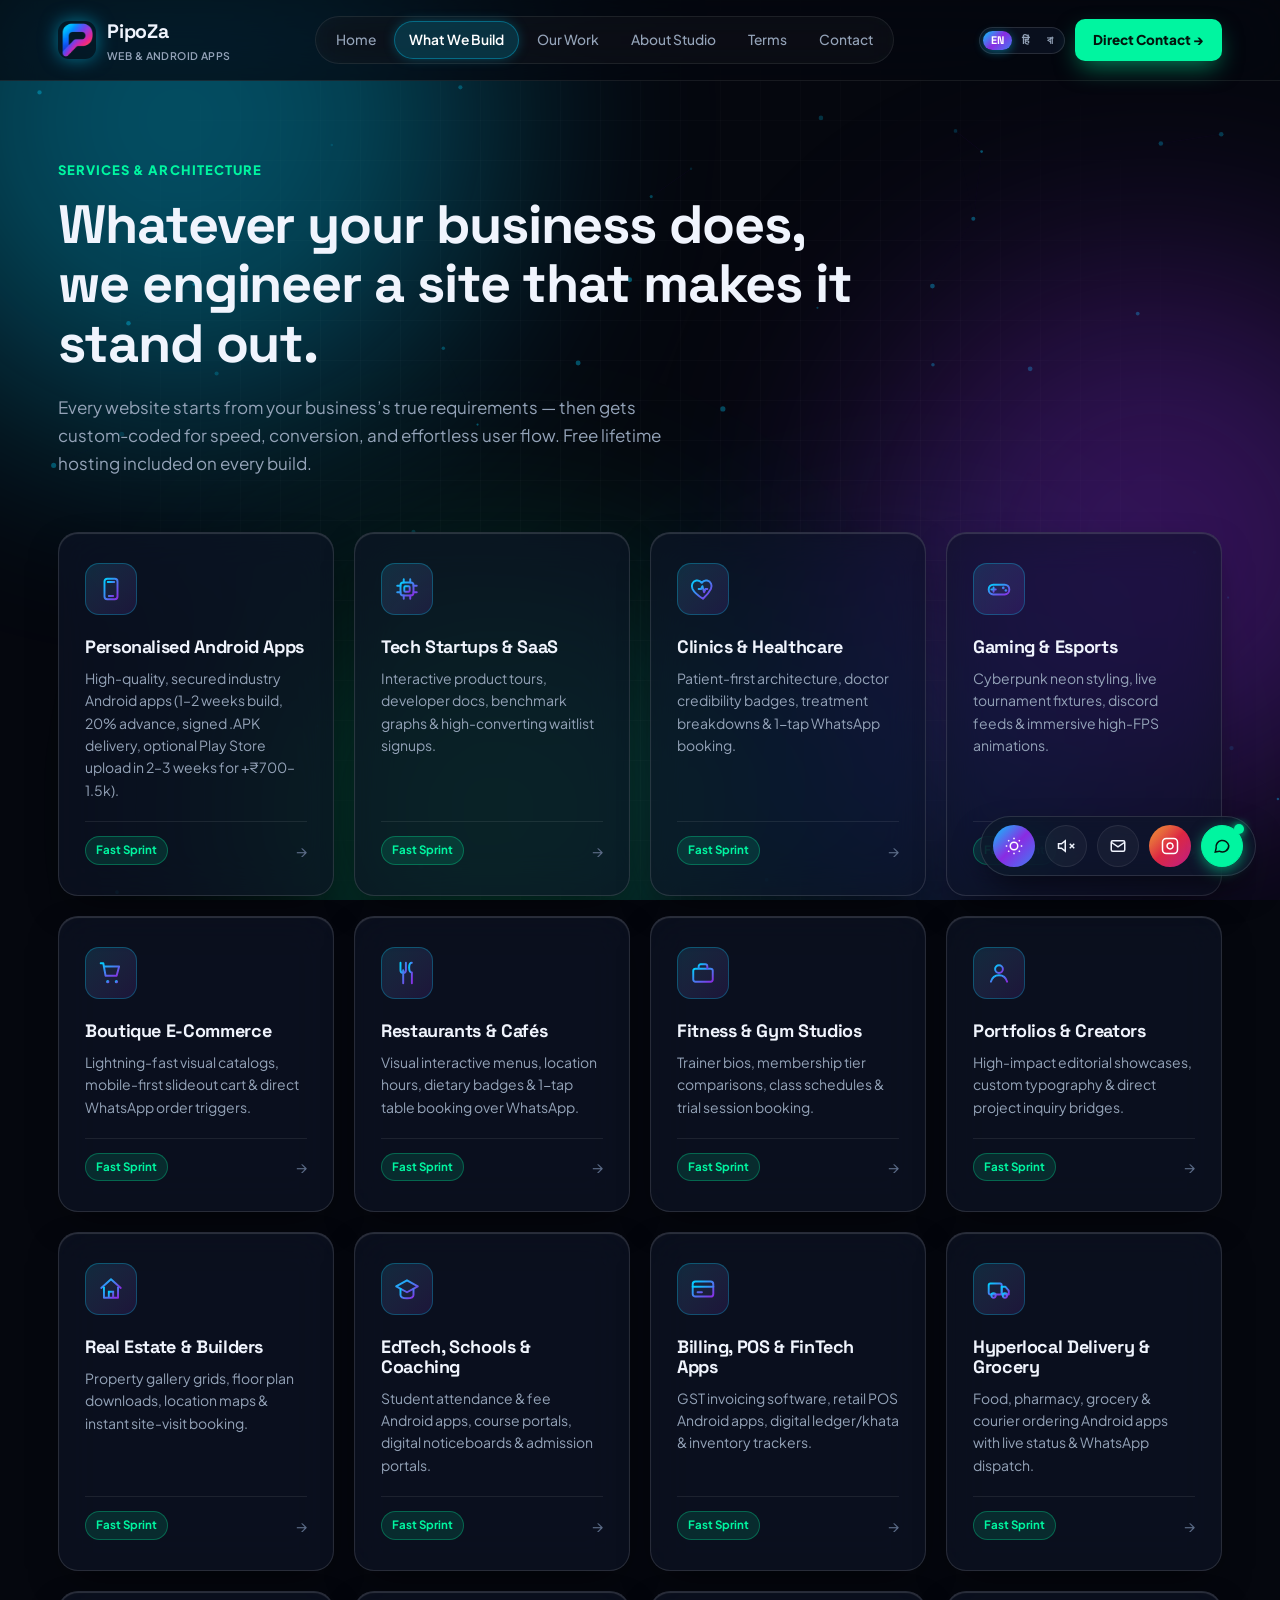
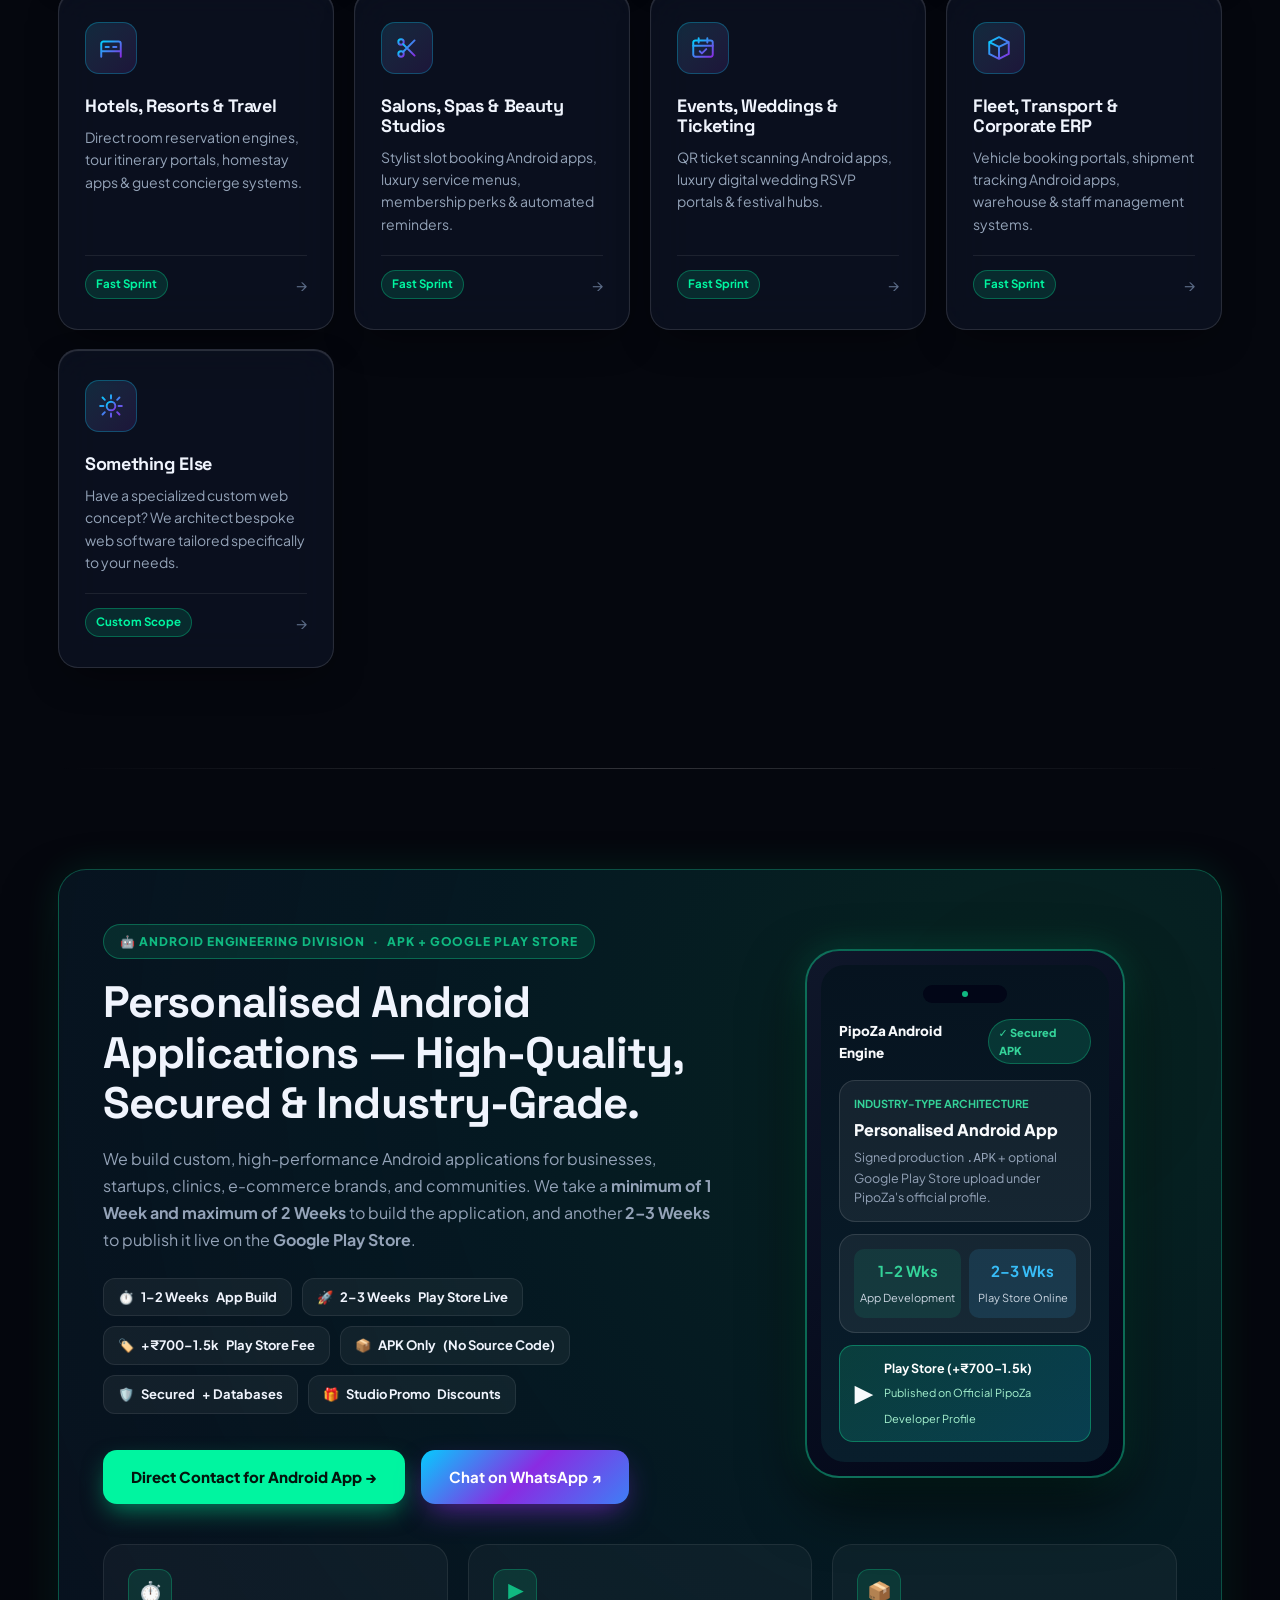
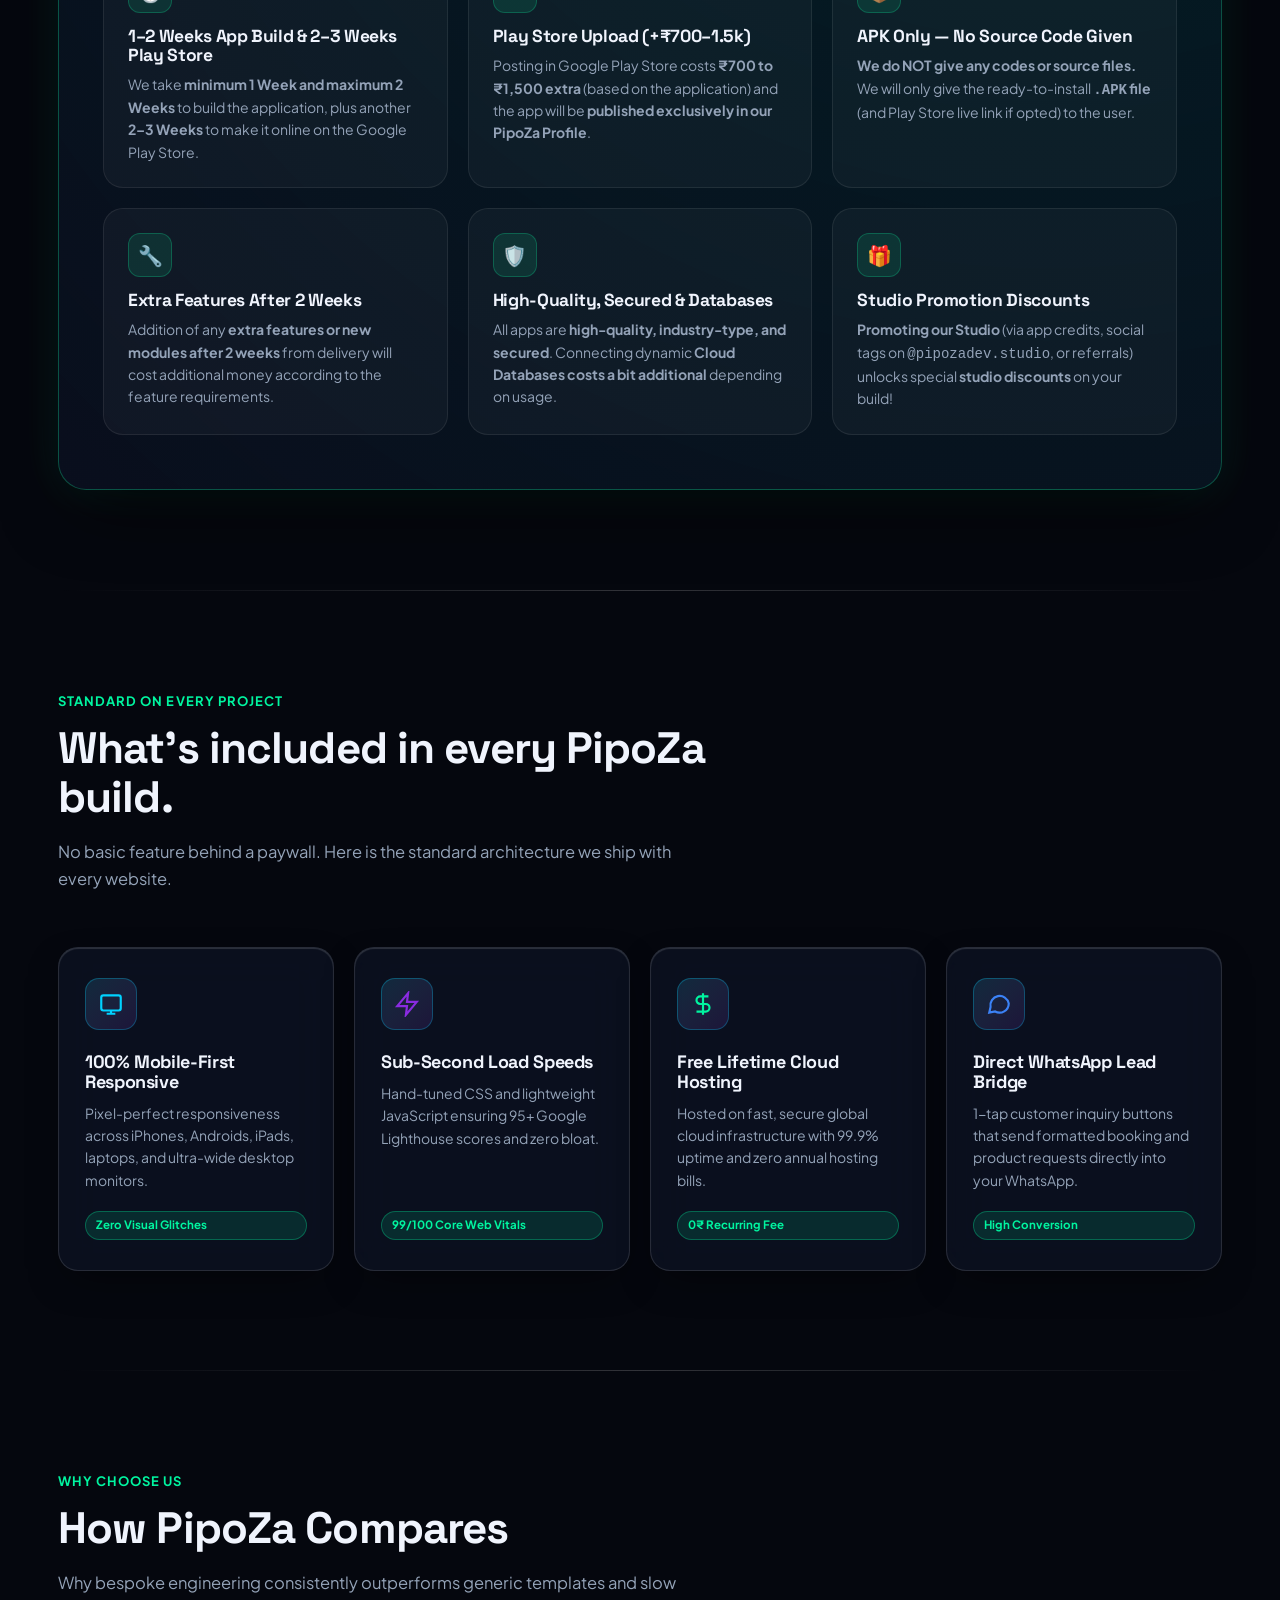
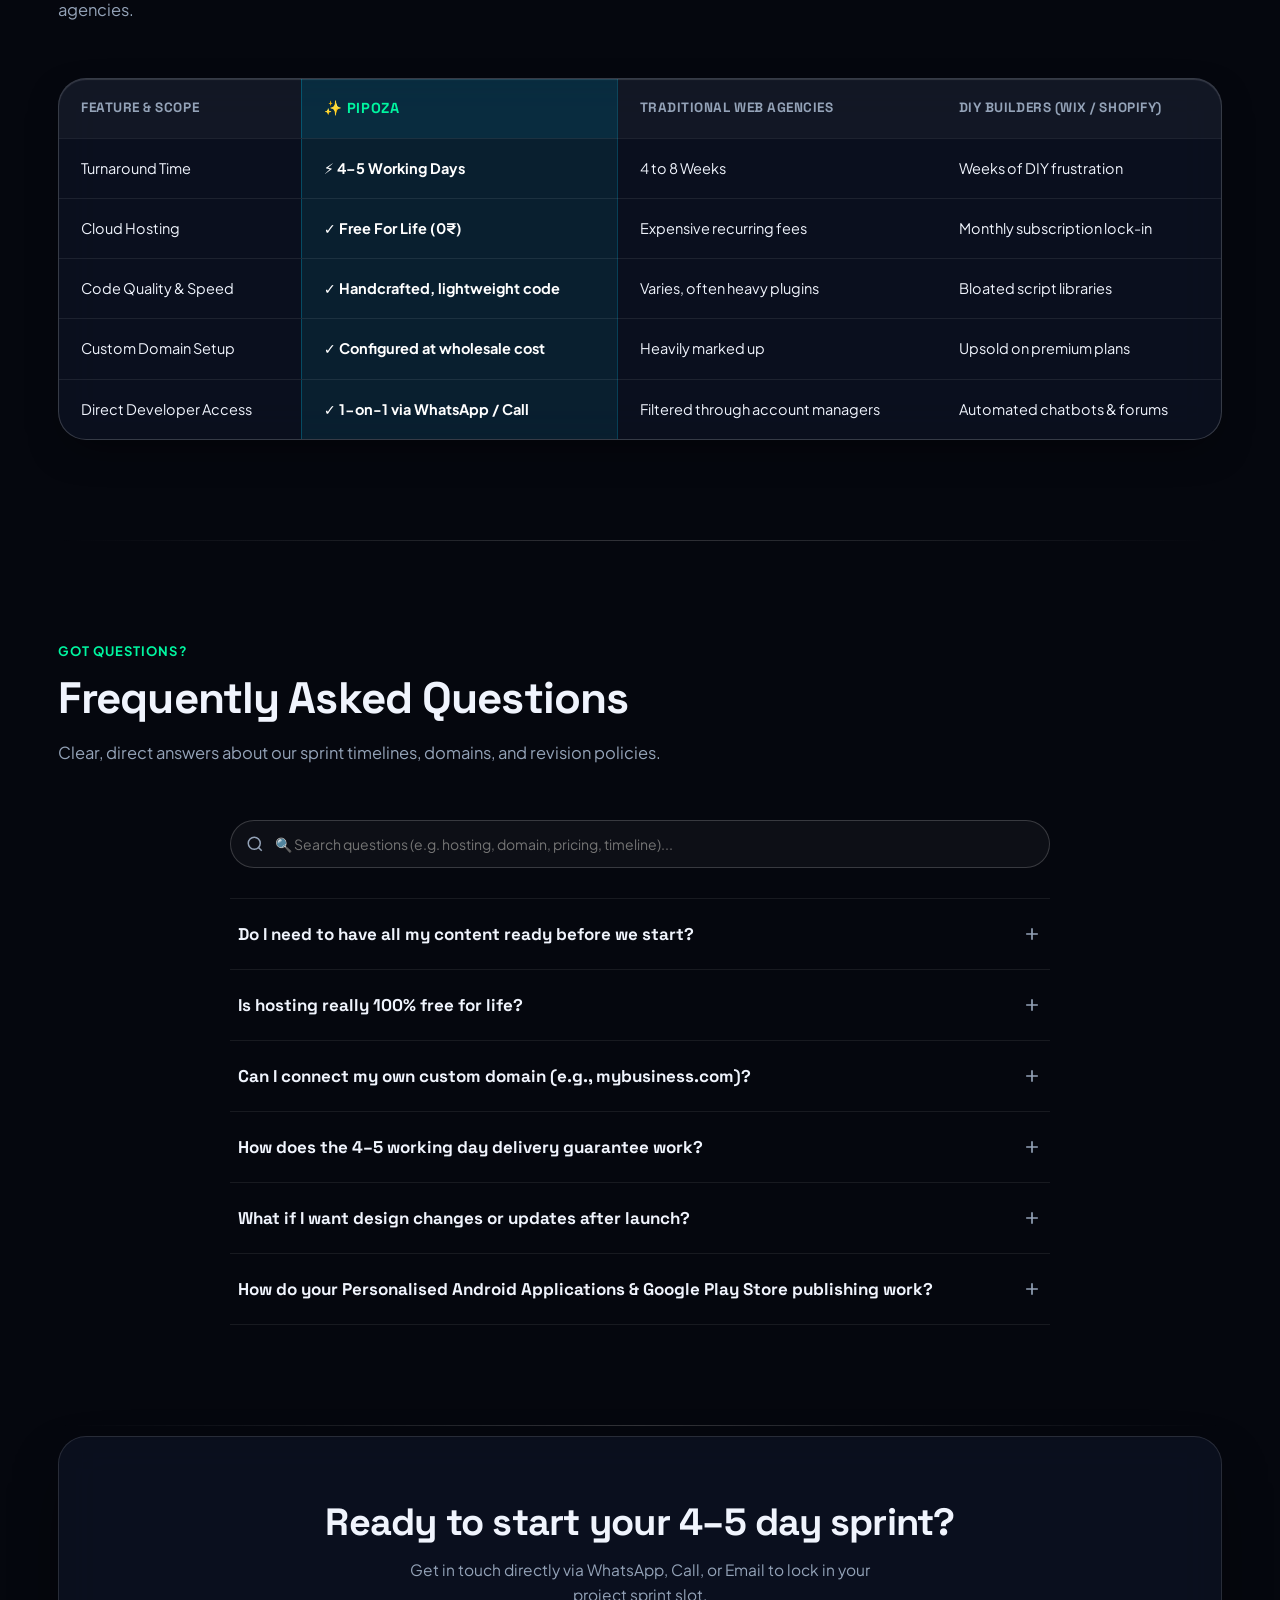
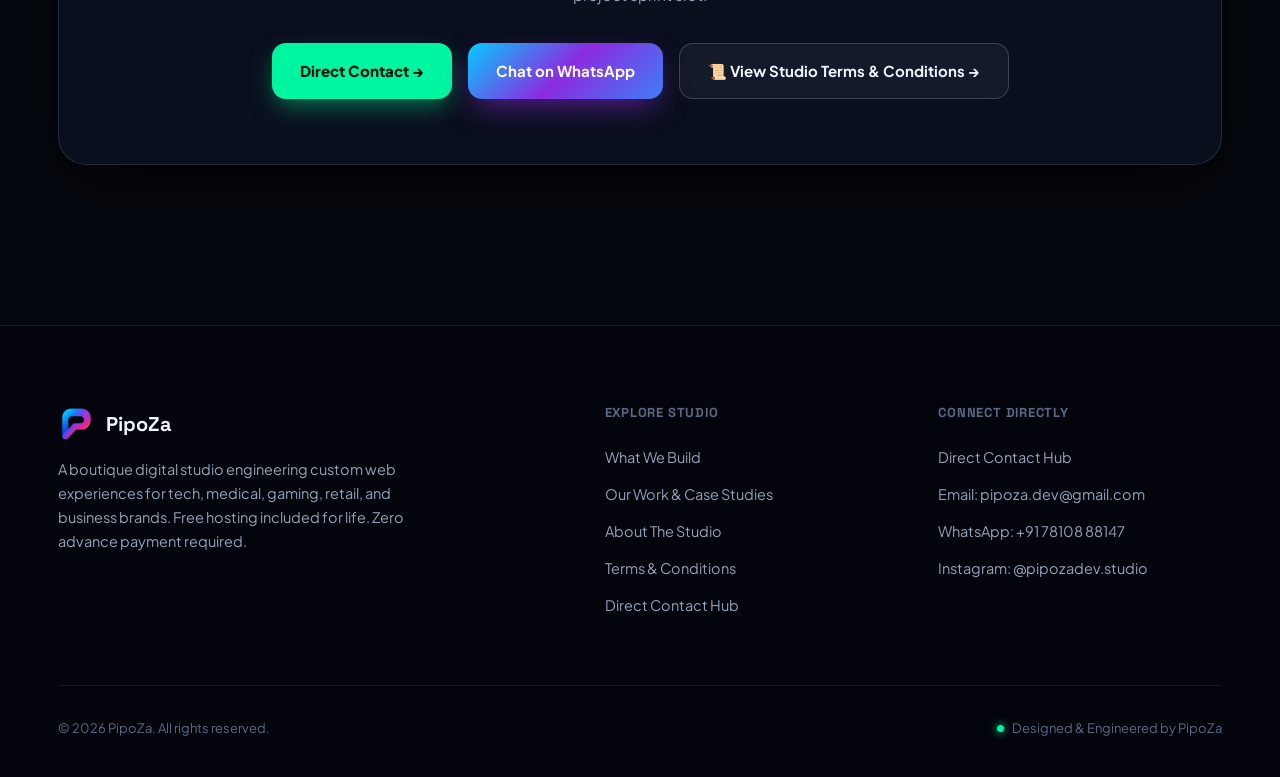
<file: services.html>
<!DOCTYPE html>
<html lang="en" data-theme="dark">
<head>
<meta charset="UTF-8">
<title>What We Build — PipoZa Services & Deliverables</title>
<meta name="viewport" content="width=device-width, initial-scale=1.0">
<meta name="description" content="Explore bespoke website services and personalised Android applications by PipoZa: Tech SaaS, Medical Clinics, Gaming, E-commerce, Corporate and Portfolios. Handcrafted and launched fast.">
<link rel="icon" href="PipoZa_Logo.png">
<link rel="stylesheet" href="style.css">
</head>
<body>

<canvas id="bgCanvas"></canvas>
<div class="cyber-grid"></div>
<div class="ambient">
  <div class="blob blob-a"></div>
  <div class="blob blob-b"></div>
  <div class="blob blob-c"></div>
  <div class="blob blob-d"></div>
</div>

<header>
  <nav class="wrap">
    <a href="index" class="brand">
      <div class="brand-logo-wrap"><img src="PipoZa_Logo.png" alt="PipoZa Logo"></div>
      <span>PipoZa<small data-i18n="nav.brand_sub">Web & Android Apps</small></span>
    </a>
    <div class="nav-links">
      <a href="index" data-nav="index" data-i18n="nav.home">Home</a>
      <a href="services" data-nav="services" data-i18n="nav.build">What We Build</a>
      <a href="work" data-nav="work" data-i18n="nav.work">Our Work</a>
      <a href="about" data-nav="about" data-i18n="nav.about">About Studio</a>
      <a href="terms" data-nav="terms" data-i18n="nav.terms">Terms</a>
      <a href="contact" data-nav="contact" data-i18n="nav.contact">Contact</a>
    </div>
    <div class="nav-cta">
      <div class="lang-switcher"></div>
      <a href="contact" class="btn btn-primary btn-sm" data-i18n="nav.start">Direct Contact →</a>
      <button class="menu-btn" id="menuBtn" aria-label="Toggle Menu">
        <svg viewBox="0 0 24 24" fill="none" stroke="currentColor" stroke-width="2"><path d="M3 6h18M3 12h18M3 18h18"/></svg>
      </button>
    </div>
  </nav>
</header>

<div class="mobile-nav" id="mobileNav" aria-hidden="true">
  <div class="lang-switcher mobile-lang-wrap"></div>
  <a href="index" class="m-link" data-nav="index"><span data-i18n="nav.home">Home</span> <span>→</span></a>
  <a href="services" class="m-link active" data-nav="services"><span data-i18n="nav.build">What We Build</span> <span>→</span></a>
  <a href="work" class="m-link" data-nav="work"><span data-i18n="nav.work">Our Work</span> <span>→</span></a>
  <a href="about" class="m-link" data-nav="about"><span data-i18n="nav.about">About Studio</span> <span>→</span></a>
  <a href="terms" class="m-link" data-nav="terms"><span>Terms & Conditions</span> <span>→</span></a>
  <a href="contact" class="m-link" data-nav="contact"><span data-i18n="nav.contact">Contact</span> <span>→</span></a>
  <div class="mn-cta">
    <a href="contact" class="btn btn-primary btn-wide" data-i18n="cta.start_now">Direct Contact Hub →</a>
    <a href="https://wa.me/917810888147" target="_blank" rel="noopener" class="btn btn-ghost btn-wide" data-i18n="cta.or_chat">Chat on WhatsApp</a>
  </div>
</div>

<main>
  <section class="page-hero">
    <div class="wrap">
      <span class="kicker" data-i18n="srv.kicker">Websites (4–5 Days) & Android Applications (1–2 Weeks)</span>
      <h1 data-i18n="srv.title">Bespoke Websites & Industry-Grade Personalised Android Applications.</h1>
      <p data-i18n="srv.desc">Every website (4–5 working days) and custom Android application (1–2 weeks + Google Play Store publishing) is engineered from scratch for speed, security, and high conversion.</p>
    </div>
  </section>

  <!-- ================= CATEGORY SHOWCASE ================= -->
  <section class="section-pad" style="padding-top:10px;">
    <div class="wrap">
      <div class="cat-grid" id="servicesCatGrid"></div>
    </div>
  </section>

  <div class="wrap"><div class="divider"></div></div>

  <!-- ================= PERSONALISED ANDROID APPLICATION ENGINEERING ================= -->
  <section class="section-pad" id="androidApps">
    <div class="wrap">
      <div class="android-flagship-wrap reveal">
        <div class="android-hero-grid">
          <div>
            <div class="android-kicker-pill">
              <span>🤖 ANDROID ENGINEERING DIVISION</span>
              <span>·</span>
              <span>APK + GOOGLE PLAY STORE</span>
            </div>
            <h2 class="android-title">
              Personalised <span class="g">Android Applications</span> — High-Quality, Secured & Industry-Grade.
            </h2>
            <p class="android-lead">
              We build custom, high-performance Android applications for businesses, startups, clinics, e-commerce brands, and communities. We take a <strong>minimum of 1 Week and maximum of 2 Weeks</strong> to build the application, and another <strong>2–3 Weeks</strong> to publish it live on the <strong>Google Play Store</strong>.
            </p>

            <div class="android-badges-row">
              <span class="android-spec-pill">⏱️ <strong>1–2 Weeks</strong> App Build</span>
              <span class="android-spec-pill">🚀 <strong>2–3 Weeks</strong> Play Store Live</span>
              <span class="android-spec-pill">🏷️ <strong>+₹700–1.5k</strong> Play Store Fee</span>
              <span class="android-spec-pill">📦 <strong>APK Only</strong> (No Source Code)</span>
              <span class="android-spec-pill">🛡️ <strong>Secured</strong> + Databases</span>
              <span class="android-spec-pill">🎁 <strong>Studio Promo</strong> Discounts</span>
            </div>

            <div class="hero-actions">
              <a href="contact" class="btn btn-primary">Direct Contact for Android App →</a>
              <a href="https://wa.me/917810888147?text=Hi%20PipoZa%20Dev%2C%20I%20want%20to%20build%20a%20Personalised%20Android%20Application." target="_blank" rel="noopener" class="btn btn-grad">Chat on WhatsApp ↗</a>
            </div>
          </div>

          <div>
            <div class="android-phone-mockup tilt-card">
              <div class="android-phone-screen">
                <div class="android-notch"><span></span></div>
                <div class="android-app-header">
                  <span style="font-weight:800; font-size:13.5px;">PipoZa Android Engine</span>
                  <span class="android-app-chip">✓ Secured APK</span>
                </div>
                <div class="android-app-card-ui">
                  <div style="font-size:11px; color:#34d399; font-weight:700; text-transform:uppercase; margin-bottom:4px;">Industry-Type Architecture</div>
                  <div style="font-weight:800; font-size:16px; margin-bottom:6px;">Personalised Android App</div>
                  <div style="font-size:12.5px; color:#94a3b8; line-height:1.5;">Signed production <code>.APK</code> + optional Google Play Store upload under PipoZa's official profile.</div>
                </div>
                <div class="android-app-card-ui" style="display:grid; grid-template-columns:1fr 1fr; gap:8px; text-align:center;">
                  <div style="background:rgba(16,185,129,0.12); padding:10px 6px; border-radius:10px;">
                    <strong style="display:block; color:#34d399; font-size:15px;">1–2 Wks</strong>
                    <span style="font-size:11px; color:#cbd5e1;">App Development</span>
                  </div>
                  <div style="background:rgba(56,189,248,0.12); padding:10px 6px; border-radius:10px;">
                    <strong style="display:block; color:#38bdf8; font-size:15px;">2–3 Wks</strong>
                    <span style="font-size:11px; color:#cbd5e1;">Play Store Online</span>
                  </div>
                </div>
                <div class="android-play-banner">
                  <span style="font-size:24px;">▶️</span>
                  <div style="text-align:left;">
                    <strong style="display:block; font-size:12.5px; color:#ffffff;">Play Store (+₹700–1.5k)</strong>
                    <span style="font-size:11px; color:#a7f3d0;">Published on Official PipoZa Developer Profile</span>
                  </div>
                </div>
              </div>
            </div>
          </div>
        </div>

        <div class="android-pillars-grid">
          <div class="android-pillar-card">
            <div class="android-pillar-icon">⏱️</div>
            <h3>1–2 Weeks App Build & 2–3 Weeks Play Store</h3>
            <p>We take <strong>minimum 1 Week and maximum 2 Weeks</strong> to build the application, plus another <strong>2–3 Weeks</strong> to make it online on the Google Play Store.</p>
          </div>
          <div class="android-pillar-card">
            <div class="android-pillar-icon">▶️</div>
            <h3>Play Store Upload (+₹700–1.5k)</h3>
            <p>Posting in Google Play Store costs <strong>₹700 to ₹1,500 extra</strong> (based on the application) and the app will be <strong>published exclusively in our PipoZa Profile</strong>.</p>
          </div>
          <div class="android-pillar-card">
            <div class="android-pillar-icon">📦</div>
            <h3>APK Only — No Source Code Given</h3>
            <p><strong>We do NOT give any codes or source files.</strong> We will only give the ready-to-install <strong><code>.APK</code> file</strong> (and Play Store live link if opted) to the user.</p>
          </div>
          <div class="android-pillar-card">
            <div class="android-pillar-icon">🔧</div>
            <h3>Extra Features After 2 Weeks</h3>
            <p>Addition of any <strong>extra features or new modules after 2 weeks</strong> from delivery will cost additional money according to the feature requirements.</p>
          </div>
          <div class="android-pillar-card">
            <div class="android-pillar-icon">🛡️</div>
            <h3>High-Quality, Secured & Databases</h3>
            <p>All apps are <strong>high-quality, industry-type, and secured</strong>. Connecting dynamic <strong>Cloud Databases costs a bit additional</strong> depending on usage.</p>
          </div>
          <div class="android-pillar-card">
            <div class="android-pillar-icon">🎁</div>
            <h3>Studio Promotion Discounts</h3>
            <p><strong>Promoting our Studio</strong> (via app credits, social tags on <code>@pipozadev.studio</code>, or referrals) unlocks special <strong>studio discounts</strong> on your build!</p>
          </div>
        </div>
      </div>
    </div>
  </section>

  <div class="wrap"><div class="divider"></div></div>

  <!-- ================= DELIVERABLES MATRIX ================= -->
  <section class="section-pad">
    <div class="wrap">
      <div class="section-head reveal">
        <span class="kicker" data-i18n="deliv.kicker">Standard On Every Project</span>
        <h2 data-i18n="deliv.title">What's included in every PipoZa build.</h2>
        <p data-i18n="deliv.sub">No basic feature behind a paywall. Here is the standard architecture we ship with every website.</p>
      </div>

      <div class="cat-grid">
        <div class="cat-card glass reveal tilt-card">
          <div class="ic">
            <svg viewBox="0 0 24 24" fill="none" stroke="var(--c1)" stroke-width="2"><rect x="3" y="4" width="18" height="14" rx="2"/><path d="M8 21h8M12 18v3"/></svg>
          </div>
          <h3 data-i18n="deliv.f1_title">100% Mobile-First Responsive</h3>
          <p data-i18n="deliv.f1_desc">Pixel-perfect responsiveness across iPhones, Androids, iPads, laptops, and ultra-wide desktop monitors.</p>
          <span class="tag" data-i18n="deliv.f1_tag">Zero Visual Glitches</span>
        </div>

        <div class="cat-card glass reveal tilt-card">
          <div class="ic">
            <svg viewBox="0 0 24 24" fill="none" stroke="var(--c2)" stroke-width="2"><path d="M13 2L3 14h9l-1 8 10-12h-9l1-8z"/></svg>
          </div>
          <h3 data-i18n="deliv.f2_title">Sub-Second Load Speeds</h3>
          <p data-i18n="deliv.f2_desc">Hand-tuned CSS and lightweight JavaScript ensuring 95+ Google Lighthouse scores and zero bloat.</p>
          <span class="tag" data-i18n="deliv.f2_tag">99/100 Core Web Vitals</span>
        </div>

        <div class="cat-card glass reveal tilt-card">
          <div class="ic">
            <svg viewBox="0 0 24 24" fill="none" stroke="var(--go)" stroke-width="2"><path d="M12 2v20M17 5H9.5a3.5 3.5 0 0 0 0 7h5a3.5 3.5 0 0 1 0 7H6"/></svg>
          </div>
          <h3 data-i18n="deliv.f3_title">Free Lifetime Cloud Hosting</h3>
          <p data-i18n="deliv.f3_desc">Hosted on fast, secure global cloud infrastructure with 99.9% uptime and zero annual hosting bills.</p>
          <span class="tag" data-i18n="deliv.f3_tag">0₹ Recurring Fee</span>
        </div>

        <div class="cat-card glass reveal tilt-card">
          <div class="ic">
            <svg viewBox="0 0 24 24" fill="none" stroke="var(--c3)" stroke-width="2"><path d="M21 11.5a8.5 8.5 0 0 1-12.6 7.4L3 20l1.2-5.2A8.5 8.5 0 1 1 21 11.5Z"/></svg>
          </div>
          <h3 data-i18n="deliv.f4_title">Direct WhatsApp Lead Bridge</h3>
          <p data-i18n="deliv.f4_desc">1-tap customer inquiry buttons that send formatted booking and product requests directly into your WhatsApp.</p>
          <span class="tag" data-i18n="deliv.f4_tag">High Conversion</span>
        </div>
      </div>
    </div>
  </section>

  <div class="wrap"><div class="divider"></div></div>

  <!-- ================= COMPARISON TABLE ================= -->
  <section class="section-pad">
    <div class="wrap">
      <div class="section-head reveal">
        <span class="kicker" data-i18n="srv.comp_kicker">Why Choose Us</span>
        <h2 data-i18n="srv.comp_title">How PipoZa compares.</h2>
        <p data-i18n="srv.comp_sub">See why businesses choose our dedicated 4–5 day sprints over bloated agencies and restrictive drag-and-drop builders.</p>
      </div>

      <div class="comp-table-wrap glass reveal">
        <table class="comp-table">
          <thead>
            <tr>
              <th data-i18n="srv.th_scope">Feature & Scope</th>
              <th class="pipoza-col" data-i18n="srv.th_pipoza">✨ PipoZa</th>
              <th data-i18n="srv.th_agencies">Traditional Web Agencies</th>
              <th data-i18n="srv.th_templates">DIY Builders (Wix / Shopify)</th>
            </tr>
          </thead>
          <tbody>
            <tr>
              <td data-i18n="srv.f_turnaround"><b>Turnaround Time</b></td>
              <td class="pipoza-col" data-i18n="srv.v_pipoza_speed">⚡ 4–5 Working Days</td>
              <td data-i18n="srv.v_agency_speed">4 to 8 Weeks</td>
              <td data-i18n="srv.v_temp_speed">Weeks of DIY frustration</td>
            </tr>
            <tr>
              <td data-i18n="srv.f_hosting"><b>Cloud Hosting</b></td>
              <td class="pipoza-col" data-i18n="srv.v_pipoza_hosting">✓ Free For Life (0₹)</td>
              <td data-i18n="srv.v_agency_hosting">Expensive recurring fees</td>
              <td data-i18n="srv.v_temp_hosting">Monthly subscription lock-in</td>
            </tr>
            <tr>
              <td data-i18n="srv.f_code"><b>Code Quality & Speed</b></td>
              <td class="pipoza-col" data-i18n="srv.v_pipoza_code">✓ Handcrafted, lightweight code</td>
              <td data-i18n="srv.v_agency_code">Varies, often heavy plugins</td>
              <td data-i18n="srv.v_temp_code">Bloated script libraries</td>
            </tr>
            <tr>
              <td data-i18n="srv.f_domain"><b>Custom Domain Setup</b></td>
              <td class="pipoza-col" data-i18n="srv.v_pipoza_domain">✓ Configured at wholesale cost</td>
              <td data-i18n="srv.v_agency_domain">Heavily marked up</td>
              <td data-i18n="srv.v_temp_domain">Upsold on premium plans</td>
            </tr>
            <tr>
              <td data-i18n="srv.f_access"><b>Direct Developer Access</b></td>
              <td class="pipoza-col" data-i18n="srv.v_pipoza_access">✓ 1-on-1 via WhatsApp / Call</td>
              <td data-i18n="srv.v_agency_access">Filtered through account managers</td>
              <td data-i18n="srv.v_temp_access">Automated chatbots & forums</td>
            </tr>
          </tbody>
        </table>
      </div>
    </div>
  </section>

  <div class="wrap"><div class="divider"></div></div>

  <!-- ================= FAQ SECTION ================= -->
  <section class="section-pad">
    <div class="wrap">
      <div class="section-head reveal">
        <span class="kicker" data-i18n="srv.faq_kicker">Got Questions?</span>
        <h2 data-i18n="srv.faq_title">Frequently asked questions.</h2>
        <p data-i18n="srv.faq_sub">Clear, direct answers about our sprint timelines, domains, and revision policies.</p>
      </div>

      <div class="faq-search-wrap reveal">
        <svg class="faq-search-icon" viewBox="0 0 24 24" fill="none" stroke="currentColor" stroke-width="2"><circle cx="11" cy="11" r="8"/><line x1="21" y1="21" x2="16.65" y2="16.65"/></svg>
        <input type="text" id="faqSearch" class="faq-search-input" data-i18n-placeholder="srv.faq_search_ph" placeholder="🔍 Search questions (e.g. hosting, domain, pricing, timeline)...">
      </div>

      <div class="faq reveal" id="faq">
        <div class="faq-item">
          <button class="faq-q"><span data-i18n="srv.faq_q1">Do I need to have all my content ready before we start?</span> <svg viewBox="0 0 24 24" fill="none" stroke="currentColor" stroke-width="2"><path d="M12 5v14M5 12h14"/></svg></button>
          <div class="faq-a"><p data-i18n="srv.faq_a1">Not at all. If you have text and images, great! If not, we help structure and write crisp, high-converting copy and select modern visuals tailored to your industry.</p></div>
        </div>
        <div class="faq-item">
          <button class="faq-q"><span data-i18n="srv.faq_q2">Is hosting really 100% free for life?</span> <svg viewBox="0 0 24 24" fill="none" stroke="currentColor" stroke-width="2"><path d="M12 5v14M5 12h14"/></svg></button>
          <div class="faq-a"><p data-i18n="srv.faq_a2">Yes — every website we build is deployed to high-performance cloud infrastructure hosted by us with free SSL and 99.9% uptime. You never receive recurring monthly hosting bills from us.</p></div>
        </div>
        <div class="faq-item">
          <button class="faq-q"><span data-i18n="srv.faq_q3">Can I connect my own custom domain (e.g., mybusiness.com)?</span> <svg viewBox="0 0 24 24" fill="none" stroke="currentColor" stroke-width="2"><path d="M12 5v14M5 12h14"/></svg></button>
          <div class="faq-a"><p data-i18n="srv.faq_a3">Absolutely. You can either provide an existing domain you already own, or we will register and configure one for you. You pay only the domain registrar's wholesale cost with zero markups.</p></div>
        </div>
        <div class="faq-item">
          <button class="faq-q"><span data-i18n="srv.faq_q4">How does the 4–5 working day delivery guarantee work?</span> <svg viewBox="0 0 24 24" fill="none" stroke="currentColor" stroke-width="2"><path d="M12 5v14M5 12h14"/></svg></button>
          <div class="faq-a"><p data-i18n="srv.faq_a4">Once we lock the project brief and initial direction together, our sprint begins immediately. Within 4–5 working days, your website is designed, coded, tested, and live on the internet.</p></div>
        </div>
        <div class="faq-item">
          <button class="faq-q"><span data-i18n="srv.faq_q5">What if I want design changes or updates after launch?</span> <svg viewBox="0 0 24 24" fill="none" stroke="currentColor" stroke-width="2"><path d="M12 5v14M5 12h14"/></svg></button>
          <div class="faq-a"><p data-i18n="srv.faq_a5">We don't abandon you after launch. Minor copy updates, color tweaks, and adjustments are handled promptly over a quick WhatsApp chat or phone call.</p></div>
        </div>
        <div class="faq-item">
          <button class="faq-q"><span>How do your Personalised Android Applications & Google Play Store publishing work?</span> <svg viewBox="0 0 24 24" fill="none" stroke="currentColor" stroke-width="2"><path d="M12 5v14M5 12h14"/></svg></button>
          <div class="faq-a"><p>We engineer high-quality, industry-grade, secured Android applications in <strong>1 to 2 Weeks</strong>, and Google Play Store publishing takes an additional <strong>2 to 3 Weeks</strong> (+₹700–₹1,500 fee based on the app, published under our official PipoZa Studio Developer Profile). We deliver the signed <strong><code>.APK</code> file only</strong> (no source code/files are shared). Databases and extra features after 2 weeks cost additional money, and promoting our studio unlocks special discounts!</p></div>
        </div>
      </div>
    </div>
  </section>

  <div class="wrap"><div class="divider"></div></div>

  <!-- ================= FINAL CTA ================= -->
  <section class="section-pad" style="padding-top:10px;">
    <div class="wrap">
      <div class="wizard-wrap glass reveal" style="text-align:center; padding:65px 40px;">
        <h2 style="font-size:clamp(26px,3.6vw,38px); margin-bottom:14px;" data-i18n="srv.cta_title">Ready to start your Website or Android App?</h2>
        <p style="color:var(--text-dim); max-width:480px; margin:0 auto 28px; font-size:15.5px;" data-i18n="srv.cta_sub">Get in touch directly with our lead engineers on WhatsApp, phone, or email to lock in your project slot.</p>
        <div class="hero-actions" style="justify-content:center; flex-wrap:wrap;">
          <a href="contact" class="btn btn-primary" data-i18n="hero.cta_start">Direct Contact Hub →</a>
          <a href="https://wa.me/917810888147" target="_blank" rel="noopener" class="btn btn-grad" data-i18n="nav.chat_wa">Chat on WhatsApp →</a>
          <a href="terms" class="btn btn-ghost" data-i18n="terms.read_full_btn">📜 View Studio Terms &amp; Conditions →</a>
        </div>
      </div>
    </div>
  </section>
</main>

<footer>
  <div class="wrap">
    <div class="foot-grid">
      <div>
        <div class="foot-brand"><img src="PipoZa_Logo.png" alt="PipoZa Logo"> PipoZa</div>
        <p class="desc" data-i18n="foot.desc">A boutique digital studio engineering custom websites (4–5 days) and high-quality personalised Android applications (1–2 weeks). Zero advance payment required.</p>
      </div>
      <div>
        <h4 data-i18n="foot.explore_title">Studio</h4>
        <div class="flinks">
          <a href="services" data-i18n="foot.services">Websites & Android Apps</a>
          <a href="work" data-i18n="foot.work">Our Work & Case Studies</a>
          <a href="about" data-i18n="foot.about">About Studio</a>
          <a href="terms">Terms & Conditions</a>
          <a href="contact" data-i18n="foot.contact">Contact Us</a>
        </div>
      </div>
      <div>
        <h4 data-i18n="foot.connect_title">Connect</h4>
        <div class="flinks">
          <a href="contact" data-i18n="foot.start">Direct Contact Hub</a>
          <a href="mailto:pipoza.dev@gmail.com" data-email-link data-i18n="foot.email_link">Email: pipoza.dev@gmail.com</a>
          <a href="https://wa.me/917810888147" target="_blank" rel="noopener" data-i18n="foot.wa_link">WhatsApp: +91 78108 88147 / 86700 88964</a>
          <a href="https://www.instagram.com/pipozadev.studio/" target="_blank" rel="noopener" data-ig-link data-i18n="foot.ig_link">Instagram: @pipozadev.studio</a>
        </div>
      </div>
    </div>
    <div class="foot-bottom">
      <span data-i18n="foot.copy">© 2026 PipoZa. All rights reserved.</span>
      <span class="made"><span class="dot"></span> <span data-i18n="foot.made">Designed & Engineered by PipoZa</span></span>
    </div>
  </div>
</footer>

<script src="i18n.js" defer></script>
<script src="main.js" defer></script>
<script>
  function renderServicesGrid() {
    const sGrid = document.getElementById('servicesCatGrid');
    if (sGrid && PIPOZA.CATEGORIES) {
      sGrid.innerHTML = PIPOZA.CATEGORIES.map(c => `
        <div class="cat-card glass reveal tilt-card" onclick="location.href='contact'">
          <div class="ic"><svg viewBox="0 0 24 24" fill="none">${PIPOZA.ICONS[c.id] || PIPOZA.ICONS.other}</svg></div>
          <h3 data-i18n="${c.labelKey}">${c.label}</h3>
          <p data-i18n="${c.descKey}">${c.desc}</p>
          <div class="card-footer">
            <span class="tag" data-i18n="sec.sprint_badge">${PIPOZA.t('sec.sprint_badge')}</span>
            <span class="arrow">→</span>
          </div>
        </div>`).join('') + `
        <div class="cat-card glass reveal tilt-card" onclick="location.href='contact'">
          <div class="ic"><svg viewBox="0 0 24 24" fill="none">${PIPOZA.ICONS.other}</svg></div>
          <h3 data-i18n="cat.other.label">${PIPOZA.t('cat.other.label')}</h3>
          <p data-i18n="cat.other.desc">${PIPOZA.t('cat.other.desc')}</p>
          <div class="card-footer">
            <span class="tag" data-i18n="cat.other_badge">${PIPOZA.t('cat.other_badge')}</span>
            <span class="arrow">→</span>
          </div>
        </div>`;
    }
  }

  document.addEventListener('DOMContentLoaded', () => {
    renderServicesGrid();
    if (PIPOZA.initReveal) PIPOZA.initReveal();
    window.addEventListener('pipoza:langchange', () => {
      renderServicesGrid();
    });
  });
</script>
</body>
</html>
</file>
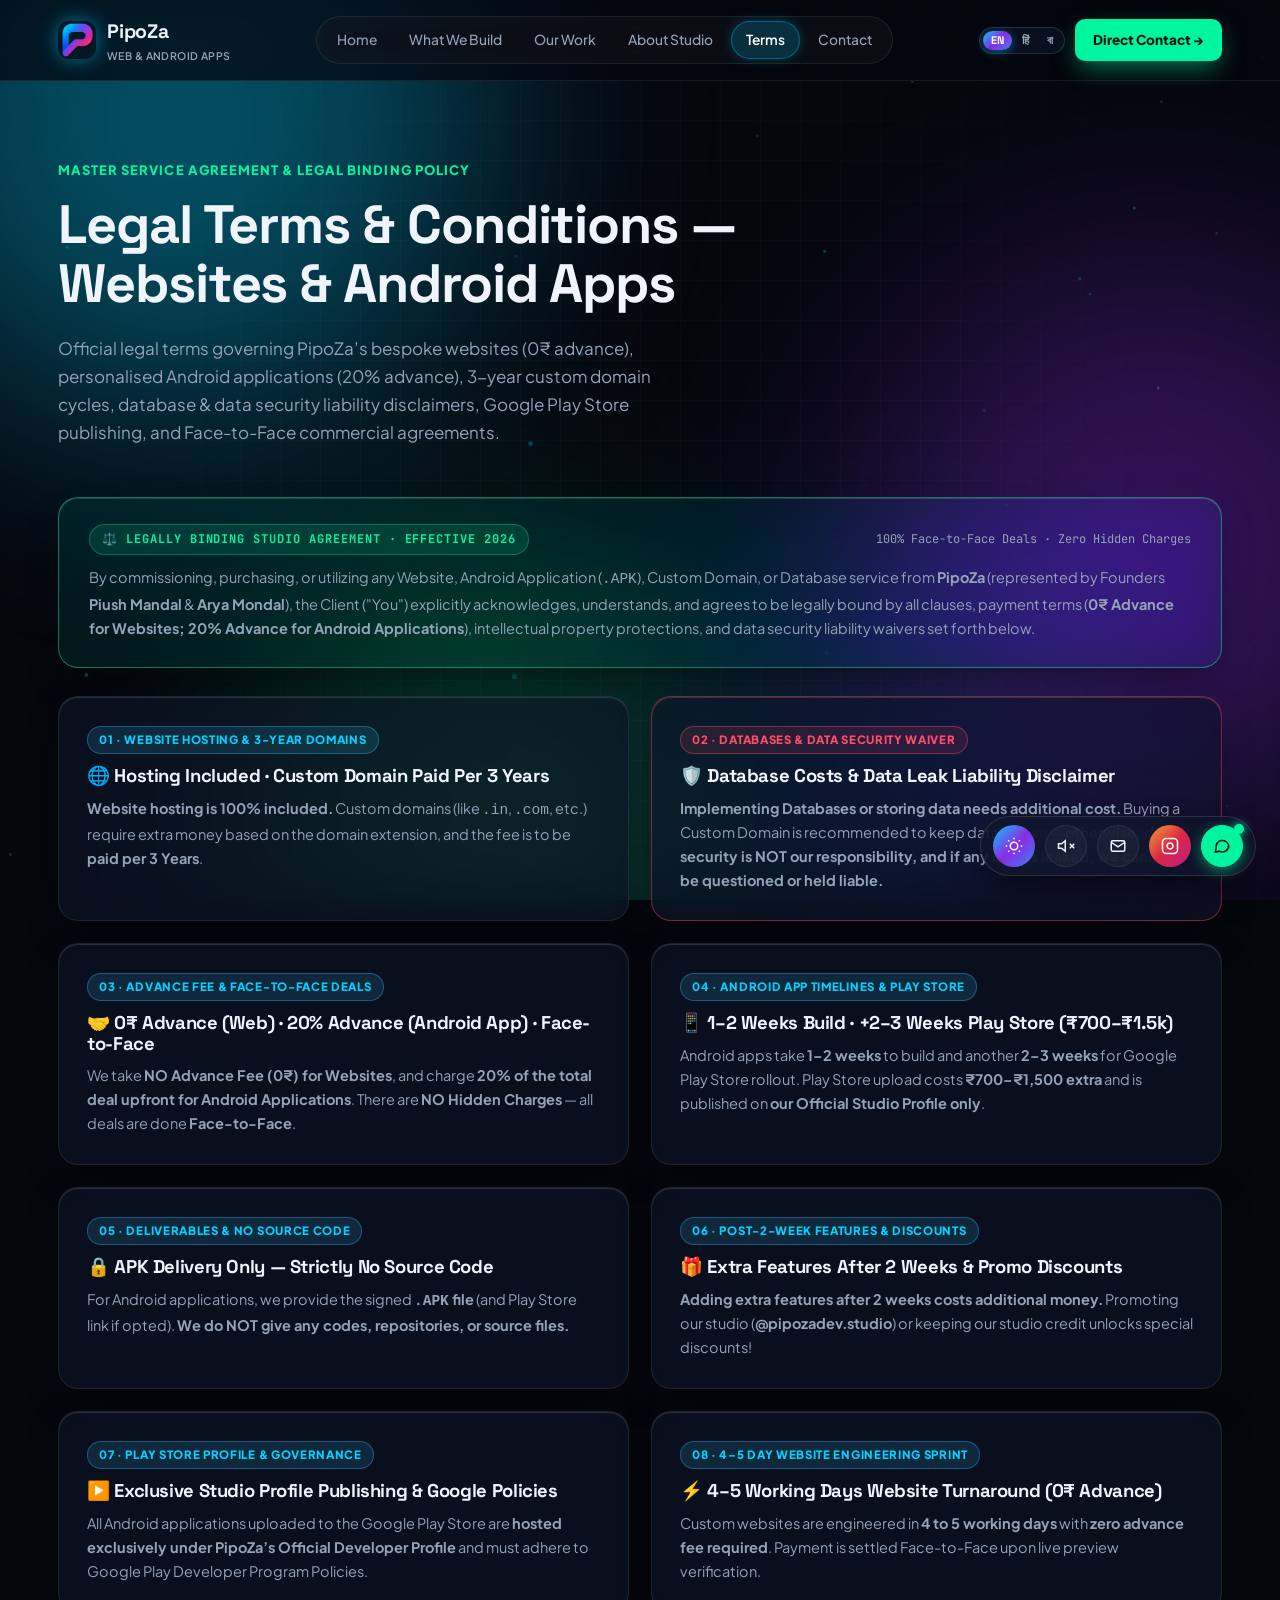
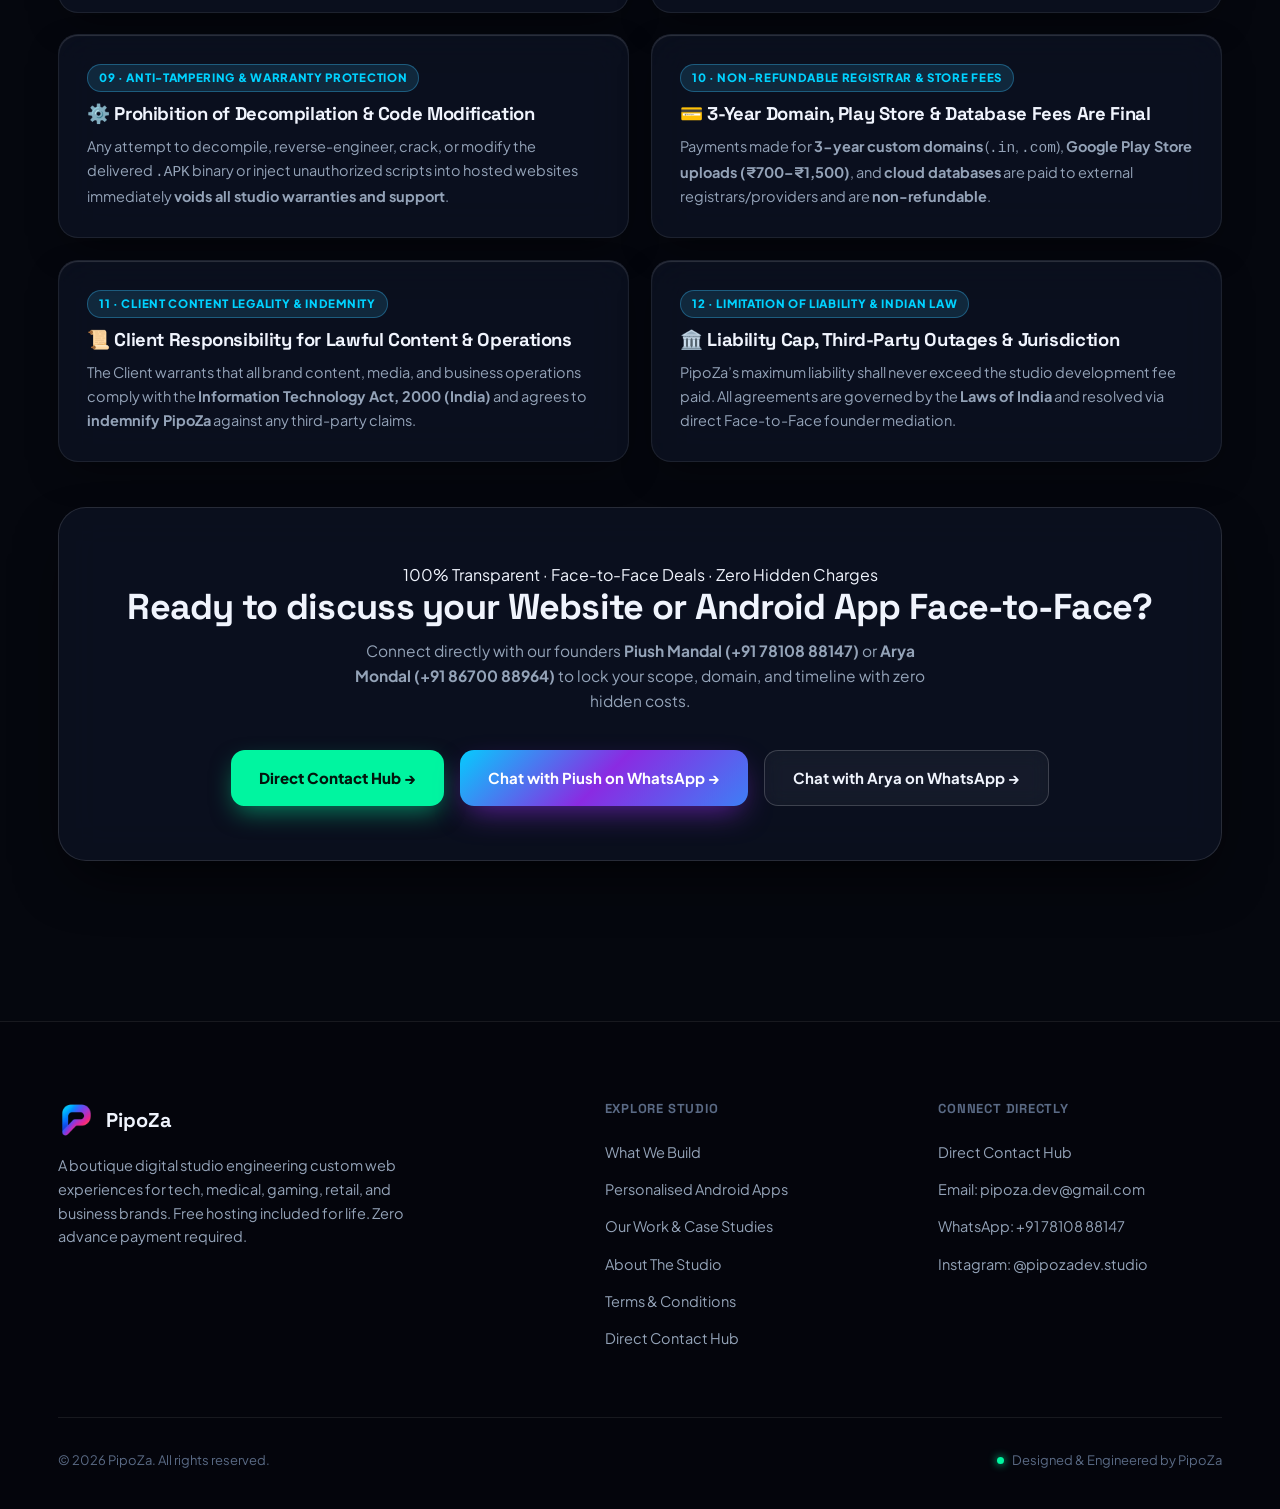
<file: terms.html>
<!DOCTYPE html>
<html lang="en" data-theme="dark">
<head>
<meta charset="UTF-8">
<title>Legal Terms & Conditions — PipoZa Web & Android Applications</title>
<meta name="viewport" content="width=device-width, initial-scale=1.0">
<meta name="description" content="Official Legal Terms & Conditions for PipoZa bespoke websites and personalised Android applications: Included hosting, custom domains paid per 3 years, database security disclaimer, APK-only delivery, Play Store publishing, and face-to-face deals.">
<link rel="icon" href="PipoZa_Logo.png">
<link rel="stylesheet" href="style.css">
</head>
<body>

<canvas id="bgCanvas"></canvas>
<div class="cyber-grid"></div>
<div class="ambient">
  <div class="blob blob-a"></div>
  <div class="blob blob-b"></div>
  <div class="blob blob-c"></div>
  <div class="blob blob-d"></div>
</div>

<header>
  <nav class="wrap">
    <a href="index" class="brand">
      <div class="brand-logo-wrap"><img src="PipoZa_Logo.png" alt="PipoZa Logo"></div>
      <span>PipoZa<small data-i18n="nav.brand_sub">Web & Android Apps</small></span>
    </a>
    <div class="nav-links">
      <a href="index" data-nav="index" data-i18n="nav.home">Home</a>
      <a href="services" data-nav="services" data-i18n="nav.build">What We Build</a>
      <a href="work" data-nav="work" data-i18n="nav.work">Our Work</a>
      <a href="about" data-nav="about" data-i18n="nav.about">About Studio</a>
      <a href="terms" data-nav="terms" class="active" data-i18n="nav.terms">Terms</a>
      <a href="contact" data-nav="contact" data-i18n="nav.contact">Contact</a>
    </div>
    <div class="nav-cta">
      <div class="lang-switcher"></div>
      <a href="contact" class="btn btn-primary btn-sm" data-i18n="nav.start">Direct Contact →</a>
      <button class="menu-btn" id="menuBtn" aria-label="Toggle Menu">
        <svg viewBox="0 0 24 24" fill="none" stroke="currentColor" stroke-width="2"><path d="M3 6h18M3 12h18M3 18h18"/></svg>
      </button>
    </div>
  </nav>
</header>

<div class="mobile-nav" id="mobileNav" aria-hidden="true">
  <div class="lang-switcher mobile-lang-wrap"></div>
  <a href="index" class="m-link" data-nav="index"><span data-i18n="nav.home">Home</span> <span>→</span></a>
  <a href="services" class="m-link" data-nav="services"><span data-i18n="nav.build">What We Build</span> <span>→</span></a>
  <a href="work" class="m-link" data-nav="work"><span data-i18n="nav.work">Our Work</span> <span>→</span></a>
  <a href="about" class="m-link" data-nav="about"><span data-i18n="nav.about">About Studio</span> <span>→</span></a>
  <a href="terms" class="m-link active" data-nav="terms"><span>Terms &amp; Conditions</span> <span>→</span></a>
  <a href="contact" class="m-link" data-nav="contact"><span data-i18n="nav.contact">Contact</span> <span>→</span></a>
  <div class="mn-cta">
    <a href="contact" class="btn btn-primary btn-wide" data-i18n="cta.start_now">Direct Contact Hub →</a>
    <a href="https://wa.me/917810888147" target="_blank" rel="noopener" class="btn btn-ghost btn-wide" data-wa-link data-i18n="cta.or_chat">Chat on WhatsApp</a>
  </div>
</div>

<main>
  <section class="page-hero">
    <div class="wrap">
      <span class="kicker" data-i18n="terms.page_kicker">Master Service Agreement &amp; Legal Binding Policy</span>
      <h1 data-i18n-html="terms.page_title">Legal Terms &amp; Conditions — <span class="g">Websites &amp; Android Apps</span></h1>
      <p data-i18n="terms.page_sub">Official legal terms governing PipoZa’s bespoke websites (0₹ advance), personalised Android applications (20% advance), 3-year custom domain cycles, database &amp; data security liability disclaimers, Google Play Store publishing, and Face-to-Face commercial agreements.</p>
    </div>
  </section>

  <section class="section-pad" style="padding-top:6px;">
    <div class="wrap">

      <!-- BINDING LEGAL PREAMBLE BANNER -->
      <div class="glass reveal" style="padding:26px 30px; border-radius:20px; margin-bottom:28px; border:1px solid color-mix(in srgb, var(--go) 38%, var(--border)); background:linear-gradient(135deg, rgba(0,245,160,0.08), rgba(0,210,255,0.05));">
        <div style="display:flex; flex-wrap:wrap; align-items:center; justify-content:space-between; gap:14px; margin-bottom:10px;">
          <span style="font-family:'JetBrains Mono', monospace; font-size:12px; font-weight:700; text-transform:uppercase; letter-spacing:0.08em; color:var(--go); background:rgba(0,245,160,0.12); padding:5px 12px; border-radius:99px; border:1px solid rgba(0,245,160,0.3);" data-i18n="terms.preamble_badge">⚖️ Legally Binding Studio Agreement · Effective 2026</span>
          <span style="font-family:'JetBrains Mono', monospace; font-size:12px; color:var(--text-dim);" data-i18n="terms.preamble_sub">100% Face-to-Face Deals · Zero Hidden Charges</span>
        </div>
        <p style="font-size:14.5px; color:var(--text-dim); line-height:1.7; margin:0;" data-i18n-html="terms.preamble_body">
          By commissioning, purchasing, or utilizing any Website, Android Application (<code>.APK</code>), Custom Domain, or Database service from <strong>PipoZa</strong> (represented by Founders <strong>Piush Mandal</strong> &amp; <strong>Arya Mondal</strong>), the Client ("You") explicitly acknowledges, understands, and agrees to be legally bound by all clauses, payment terms (<strong>0₹ Advance for Websites; 20% Advance for Android Applications</strong>), intellectual property protections, and data security liability waivers set forth below.
        </p>
      </div>

      <!-- 12 LEGAL CLAUSES GRID -->
      <div class="terms-grid">

        <!-- Clause 01: Website Hosting Included & Custom Domain Paid Per 3 Years -->
        <div class="term-card glass reveal tilt-card">
          <span class="term-num" data-i18n="terms.c1_num">01 · Website Hosting &amp; 3-Year Domains</span>
          <h3 data-i18n="terms.c1_title">🌐 Hosting Included · Custom Domain Paid Per 3 Years</h3>
          <p data-i18n-html="terms.c1_desc"><strong>Website hosting is 100% included.</strong> Custom domains (like <code>.in</code>, <code>.com</code>, etc.) require extra money based on the domain extension, and the fee is to be <strong>paid per 3 Years</strong>.</p>
        </div>

        <!-- Clause 02: Databases, Data Storage Cost & Strict Data Security Disclaimer -->
        <div class="term-card glass reveal tilt-card" style="border-color:rgba(255, 59, 92, 0.45);">
          <span class="term-num" style="color:#ff4d6d; border-color:rgba(255,77,109,0.4); background:rgba(255,77,109,0.12);" data-i18n="terms.c2_num">02 · Databases &amp; Data Security Waiver</span>
          <h3 data-i18n="terms.c2_title">🛡️ Database Costs &amp; Data Leak Liability Disclaimer</h3>
          <p data-i18n-html="terms.c2_desc"><strong>Implementing Databases or storing data needs additional cost.</strong> Buying a Custom Domain is recommended to keep data secure — <strong>otherwise, data security is NOT our responsibility, and if any data is leaked, we cannot be questioned or held liable.</strong></p>
        </div>

        <!-- Clause 03: Advance Fee (0% Website / 20% Android App), Zero Hidden Charges & Face-to-Face Deals -->
        <div class="term-card glass reveal tilt-card">
          <span class="term-num" data-i18n="terms.c3_num">03 · Advance Fee &amp; Face-to-Face Deals</span>
          <h3 data-i18n="terms.c3_title">🤝 0₹ Advance (Web) · 20% Advance (Android App) · Face-to-Face</h3>
          <p data-i18n-html="terms.c3_desc">We take <strong>NO Advance Fee (0₹) for Websites</strong>, and charge <strong>20% of the total deal upfront for Android Applications</strong>. There are <strong>NO Hidden Charges</strong> — all deals are done <strong>Face-to-Face</strong>.</p>
        </div>

        <!-- Clause 04: Android App Timeline -->
        <div class="term-card glass reveal tilt-card">
          <span class="term-num" data-i18n="terms.c4_num">04 · Android App Timelines &amp; Play Store</span>
          <h3 data-i18n="terms.c4_title">📱 1–2 Weeks Build · +2–3 Weeks Play Store (₹700–₹1.5k)</h3>
          <p data-i18n-html="terms.c4_desc">Android apps take <strong>1–2 weeks</strong> to build and another <strong>2–3 weeks</strong> for Google Play Store rollout. Play Store upload costs <strong>₹700–₹1,500 extra</strong> and is published on <strong>our Official Studio Profile only</strong>.</p>
        </div>

        <!-- Clause 05: Strict APK-Only Delivery (No Source Code) -->
        <div class="term-card glass reveal tilt-card">
          <span class="term-num" data-i18n="terms.c5_num">05 · Deliverables &amp; No Source Code</span>
          <h3 data-i18n="terms.c5_title">🔒 APK Delivery Only — Strictly No Source Code</h3>
          <p data-i18n-html="terms.c5_desc">For Android applications, we provide the signed <strong><code>.APK</code> file</strong> (and Play Store link if opted). <strong>We do NOT give any codes, repositories, or source files.</strong></p>
        </div>

        <!-- Clause 06: Extra Features After 2 Weeks & Studio Promotion Discounts -->
        <div class="term-card glass reveal tilt-card">
          <span class="term-num" data-i18n="terms.c6_num">06 · Post-2-Week Features &amp; Discounts</span>
          <h3 data-i18n="terms.c6_title">🎁 Extra Features After 2 Weeks &amp; Promo Discounts</h3>
          <p data-i18n-html="terms.c6_desc"><strong>Adding extra features after 2 weeks costs additional money.</strong> Promoting our studio (<strong>@pipozadev.studio</strong>) or keeping our studio credit unlocks special discounts!</p>
        </div>

        <!-- Clause 07: Google Play Store Compliance & Profile Ownership -->
        <div class="term-card glass reveal tilt-card">
          <span class="term-num" data-i18n="terms.a7_num">07 · Play Store Profile &amp; Governance</span>
          <h3 data-i18n="terms.a7_title">▶️ Exclusive Studio Profile Publishing &amp; Google Policies</h3>
          <p data-i18n-html="terms.a7_desc">All Android applications uploaded to the Google Play Store are <strong>hosted exclusively under PipoZa’s Official Developer Profile</strong> and must adhere to Google Play Developer Program Policies.</p>
        </div>

        <!-- Clause 08: Bespoke 4-5 Day Website Sprint -->
        <div class="term-card glass reveal tilt-card">
          <span class="term-num" data-i18n="terms.a8_num">08 · 4–5 Day Website Engineering Sprint</span>
          <h3 data-i18n="terms.a8_title">⚡ 4–5 Working Days Website Turnaround (0₹ Advance)</h3>
          <p data-i18n-html="terms.a8_desc">Custom websites are engineered in <strong>4 to 5 working days</strong> with <strong>zero advance fee required</strong>. Payment is settled Face-to-Face upon live preview verification.</p>
        </div>

        <!-- Clause 09: Anti-Tampering & Reverse Engineering Prohibition -->
        <div class="term-card glass reveal tilt-card">
          <span class="term-num" data-i18n="terms.a9_num">09 · Anti-Tampering &amp; Warranty Protection</span>
          <h3 data-i18n="terms.a9_title">⚙️ Prohibition of Decompilation &amp; Code Modification</h3>
          <p data-i18n-html="terms.a9_desc">Any attempt to decompile, reverse-engineer, crack, or modify the delivered <code>.APK</code> binary or inject unauthorized scripts into hosted websites immediately <strong>voids all studio warranties and support</strong>.</p>
        </div>

        <!-- Clause 10: Non-Refundable Third-Party & Statutory Costs -->
        <div class="term-card glass reveal tilt-card">
          <span class="term-num" data-i18n="terms.a10_num">10 · Non-Refundable Registrar &amp; Store Fees</span>
          <h3 data-i18n="terms.a10_title">💳 3-Year Domain, Play Store &amp; Database Fees Are Final</h3>
          <p data-i18n-html="terms.a10_desc">Payments made for <strong>3-year custom domains</strong> (<code>.in</code>, <code>.com</code>), <strong>Google Play Store uploads (₹700–₹1,500)</strong>, and <strong>cloud databases</strong> are paid to external registrars/providers and are <strong>non-refundable</strong>.</p>
        </div>

        <!-- Clause 11: Client Content Legality & Indemnification -->
        <div class="term-card glass reveal tilt-card">
          <span class="term-num" data-i18n="terms.a11_num">11 · Client Content Legality &amp; Indemnity</span>
          <h3 data-i18n="terms.a11_title">📜 Client Responsibility for Lawful Content &amp; Operations</h3>
          <p data-i18n-html="terms.a11_desc">The Client warrants that all brand content, media, and business operations comply with the <strong>Information Technology Act, 2000 (India)</strong> and agrees to <strong>indemnify PipoZa</strong> against any third-party claims.</p>
        </div>

        <!-- Clause 12: Limitation of Liability, Force Majeure & Governing Law -->
        <div class="term-card glass reveal tilt-card">
          <span class="term-num" data-i18n="terms.a12_num">12 · Limitation of Liability &amp; Indian Law</span>
          <h3 data-i18n="terms.a12_title">🏛️ Liability Cap, Third-Party Outages &amp; Jurisdiction</h3>
          <p data-i18n-html="terms.a12_desc">PipoZa’s maximum liability shall never exceed the studio development fee paid. All agreements are governed by the <strong>Laws of India</strong> and resolved via direct Face-to-Face founder mediation.</p>
        </div>

      </div>

      <!-- LEGAL ACKNOWLEDGEMENT & CONTACT CTA -->
      <div class="wizard-wrap glass reveal" style="text-align:center; padding:54px 36px; margin-top:46px;">
        <span class="kicker" style="margin-bottom:10px;">100% Transparent · Face-to-Face Deals · Zero Hidden Charges</span>
        <h2 style="font-size:clamp(24px, 3.4vw, 36px); margin-bottom:12px;">Ready to discuss your Website or Android App Face-to-Face?</h2>
        <p style="color:var(--text-dim); max-width:580px; margin:0 auto 26px; font-size:15.5px;">Connect directly with our founders <strong>Piush Mandal (+91 78108 88147)</strong> or <strong>Arya Mondal (+91 86700 88964)</strong> to lock your scope, domain, and timeline with zero hidden costs.</p>
        <div class="hero-actions" style="justify-content:center;">
          <a href="contact" class="btn btn-primary">Direct Contact Hub →</a>
          <a href="https://wa.me/917810888147" target="_blank" rel="noopener" class="btn btn-grad">Chat with Piush on WhatsApp →</a>
          <a href="https://wa.me/918670088964" target="_blank" rel="noopener" class="btn btn-ghost">Chat with Arya on WhatsApp →</a>
        </div>
      </div>
    </div>
  </section>
</main>

<footer>
  <div class="wrap">
    <div class="foot-grid">
      <div>
        <div class="foot-brand"><img src="PipoZa_Logo.png" alt="PipoZa Logo"> PipoZa</div>
        <p class="desc" data-i18n="foot.desc">A boutique digital studio engineering custom websites (4–5 days) and high-quality personalised Android applications (1–2 weeks). Free website hosting included. Zero hidden charges.</p>
      </div>
      <div>
        <h4 data-i18n="foot.explore_title">Studio</h4>
        <div class="flinks">
          <a href="services" data-i18n="foot.services">Websites &amp; Android Apps</a>
          <a href="services#androidApps">Personalised Android Apps</a>
          <a href="work" data-i18n="foot.work">Our Work &amp; Case Studies</a>
          <a href="about" data-i18n="foot.about">About Studio</a>
          <a href="terms">Terms &amp; Conditions</a>
          <a href="contact" data-i18n="foot.contact">Contact Us</a>
        </div>
      </div>
      <div>
        <h4 data-i18n="foot.connect_title">Connect</h4>
        <div class="flinks">
          <a href="contact" data-i18n="foot.start">Direct Contact Hub</a>
          <a href="mailto:pipoza.dev@gmail.com" data-email-link data-i18n="foot.email_link">Email: pipoza.dev@gmail.com</a>
          <a href="https://wa.me/917810888147" target="_blank" rel="noopener" data-wa-link data-i18n="foot.wa_link">WhatsApp: +91 78108 88147</a>
          <a href="https://www.instagram.com/pipozadev.studio/" target="_blank" rel="noopener" data-ig-link data-i18n="foot.ig_link">Instagram: @pipozadev.studio</a>
        </div>
      </div>
    </div>
    <div class="foot-bottom">
      <span data-i18n="foot.copy">© 2026 PipoZa. All rights reserved.</span>
      <span class="made"><span class="dot"></span> <span data-i18n="foot.made">Designed &amp; Engineered by PipoZa</span></span>
    </div>
  </div>
</footer>

<script src="i18n.js"></script>
<script src="main.js"></script>
</body>
</html>
</file>
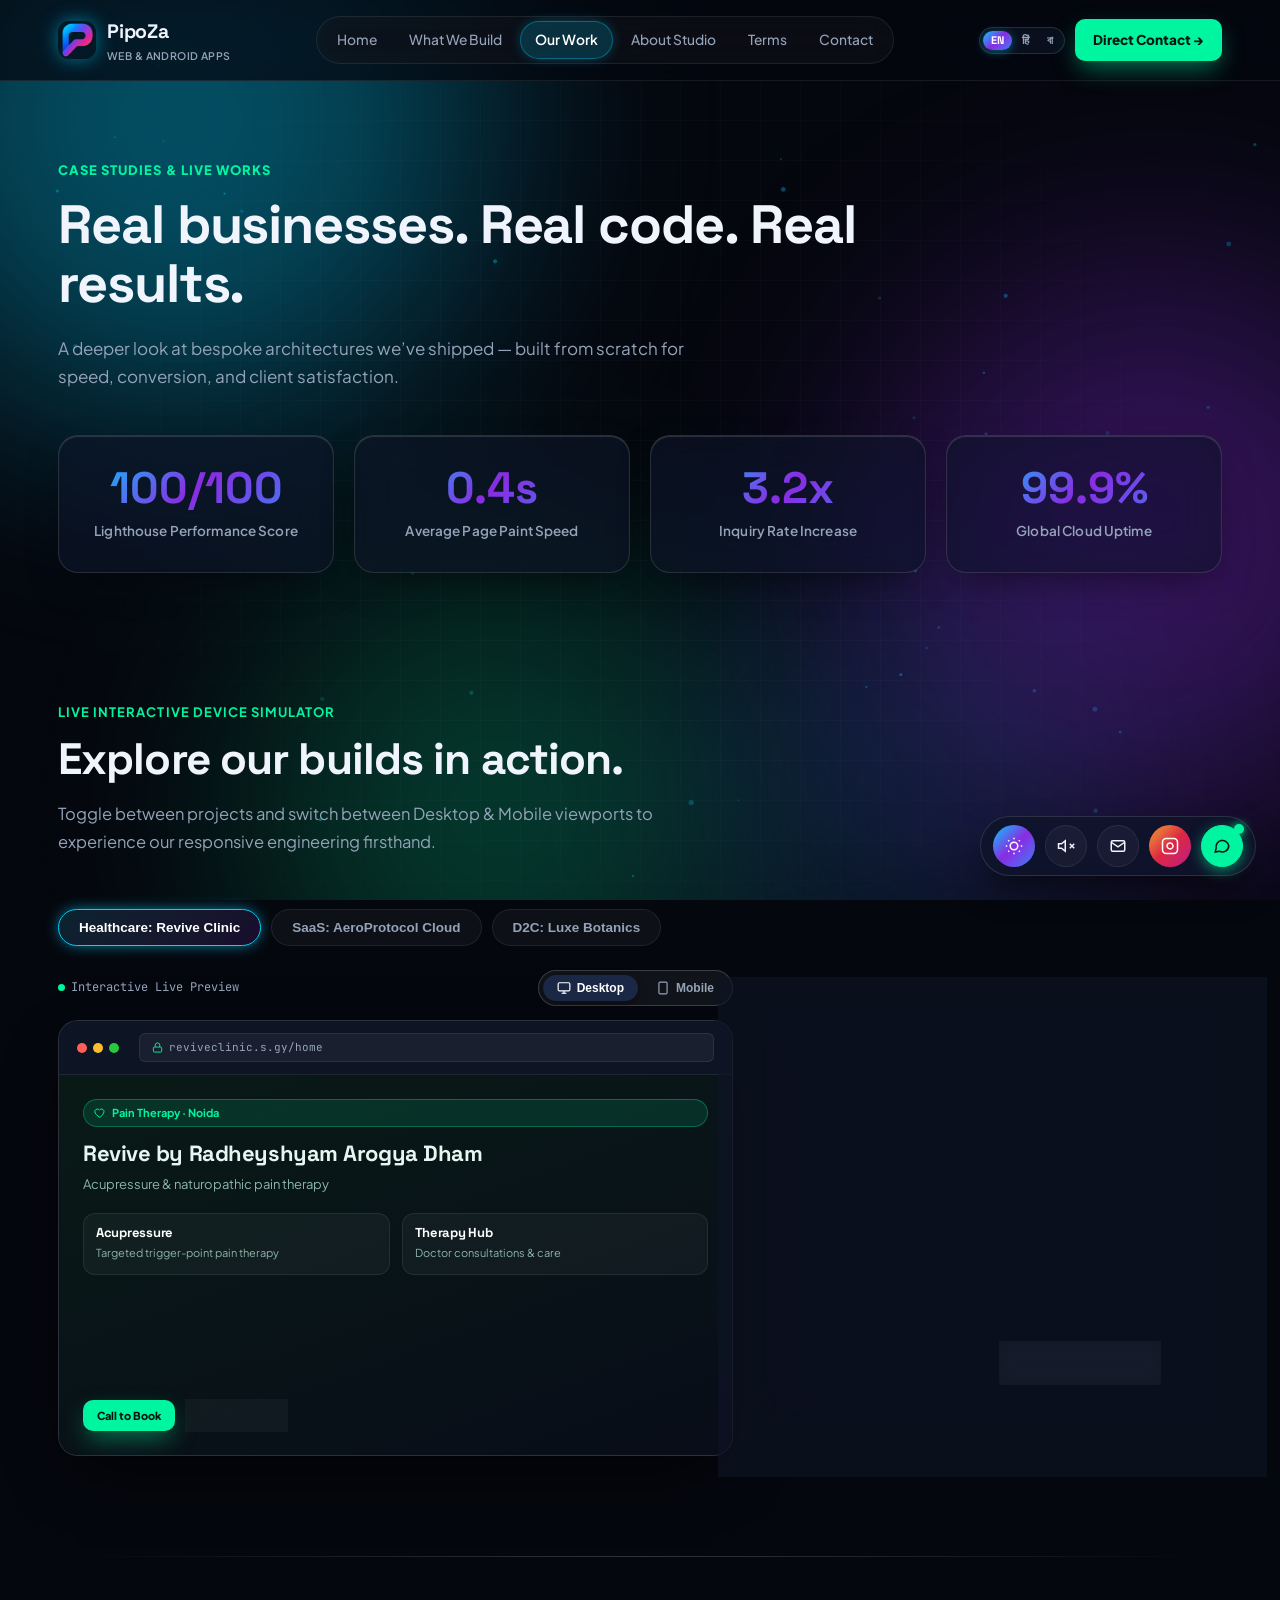
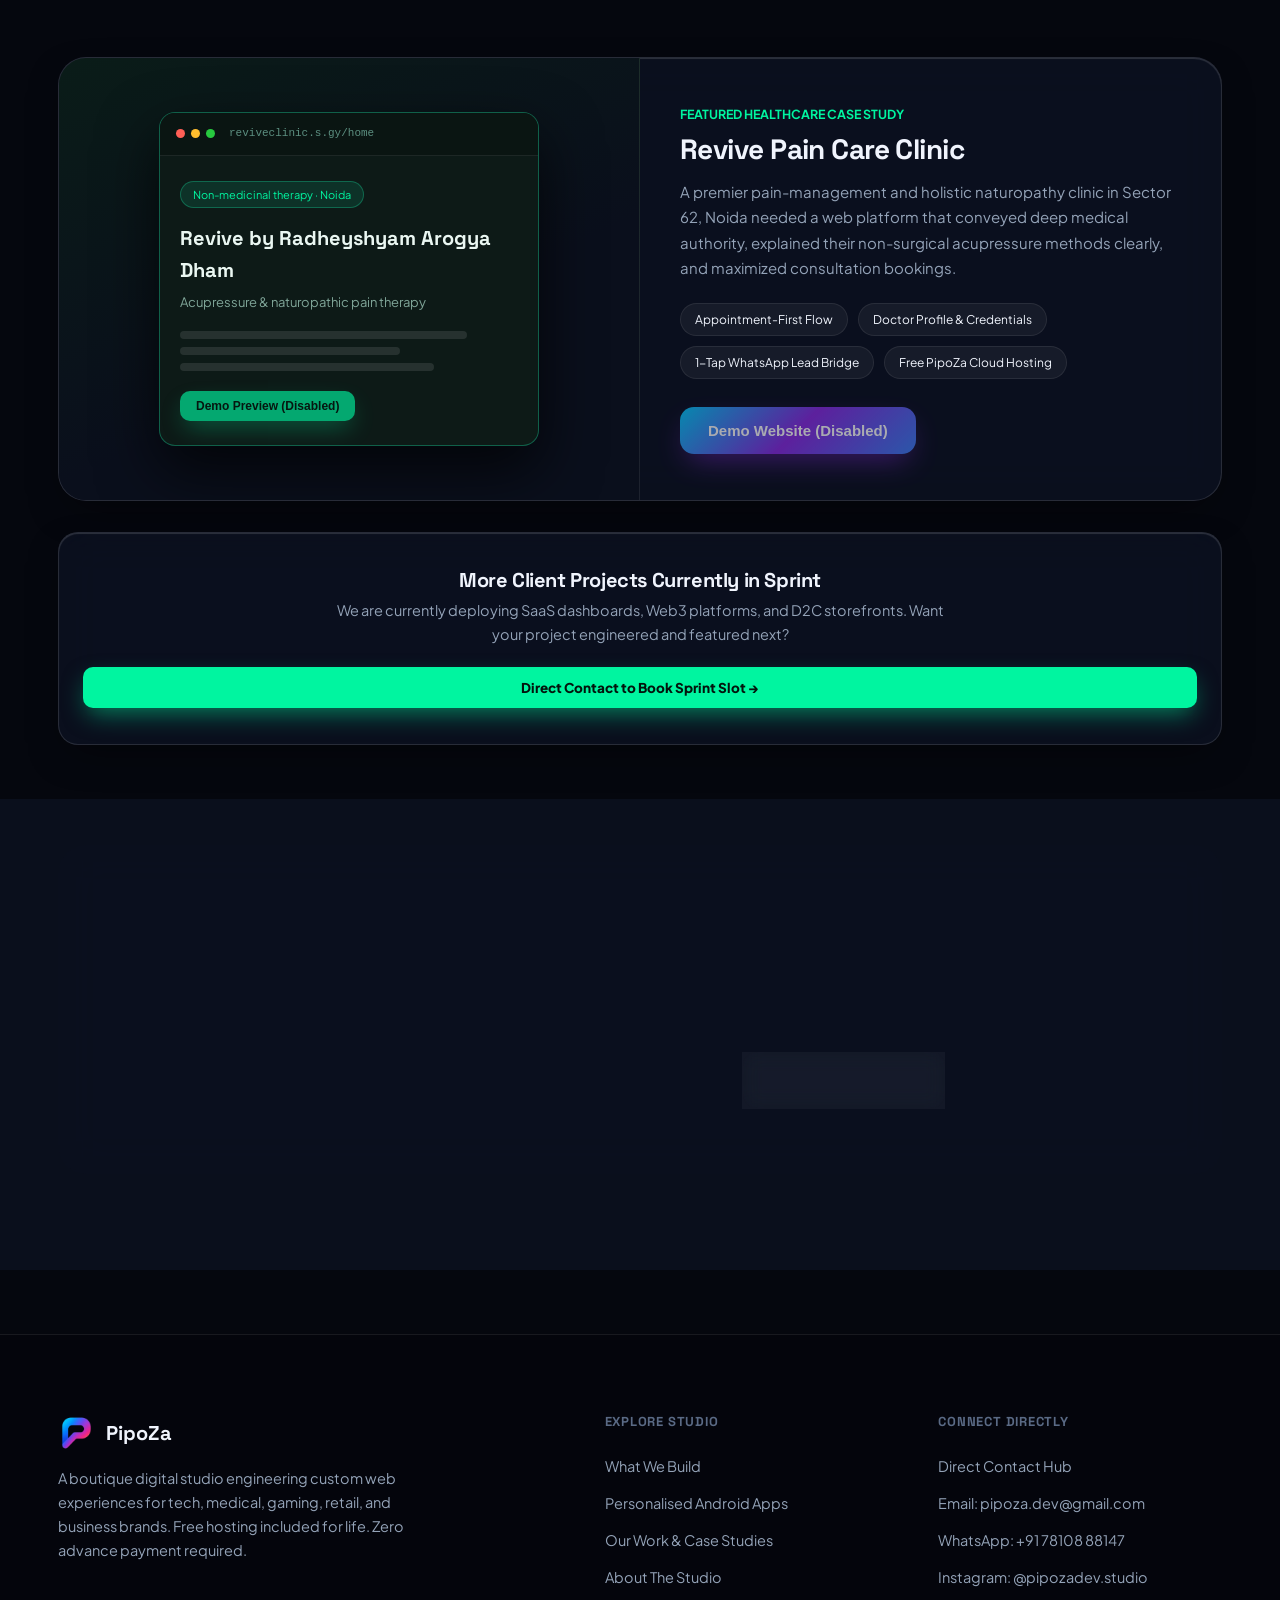
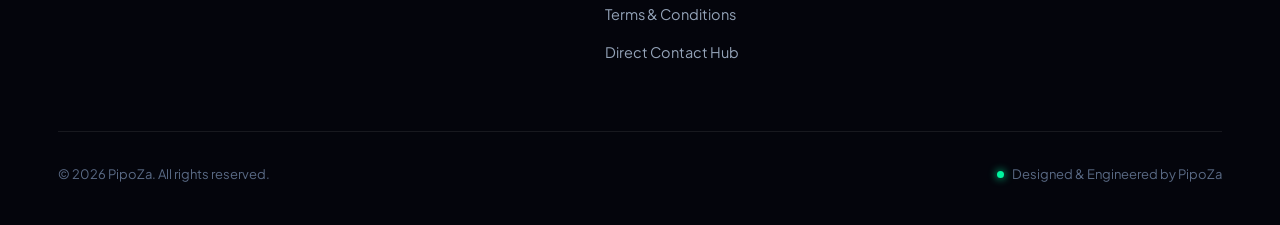
<file: work.html>
<!DOCTYPE html>
<html lang="en" data-theme="dark">
<head>
<meta charset="UTF-8">
<title>Our Work & Case Studies — PipoZa</title>
<meta name="viewport" content="width=device-width, initial-scale=1.0">
<meta name="description" content="Explore live case studies and websites engineered by PipoZa, including the Revive Clinic healthcare platform.">
<link rel="icon" href="PipoZa_Logo.png">
<link rel="stylesheet" href="style.css">
</head>
<body>

<canvas id="bgCanvas"></canvas>
<div class="cyber-grid"></div>
<div class="ambient">
  <div class="blob blob-a"></div>
  <div class="blob blob-b"></div>
  <div class="blob blob-c"></div>
  <div class="blob blob-d"></div>
</div>

<header>
  <nav class="wrap">
    <a href="index" class="brand">
      <div class="brand-logo-wrap"><img src="PipoZa_Logo.png" alt="PipoZa Logo"></div>
      <span>PipoZa<small data-i18n="nav.brand_sub">Web & Android Apps</small></span>
    </a>
    <div class="nav-links">
      <a href="index" data-nav="index" data-i18n="nav.home">Home</a>
      <a href="services" data-nav="services" data-i18n="nav.build">What We Build</a>
      <a href="work" data-nav="work" data-i18n="nav.work">Our Work</a>
      <a href="about" data-nav="about" data-i18n="nav.about">About Studio</a>
      <a href="terms" data-nav="terms" data-i18n="nav.terms">Terms</a>
      <a href="contact" data-nav="contact" data-i18n="nav.contact">Contact</a>
    </div>
    <div class="nav-cta">
      <div class="lang-switcher"></div>
      <a href="contact" class="btn btn-primary btn-sm" data-i18n="nav.start">Direct Contact →</a>
      <button class="menu-btn" id="menuBtn" aria-label="Toggle Menu">
        <svg viewBox="0 0 24 24" fill="none" stroke="currentColor" stroke-width="2"><path d="M3 6h18M3 12h18M3 18h18"/></svg>
      </button>
    </div>
  </nav>
</header>

<div class="mobile-nav" id="mobileNav" aria-hidden="true">
  <div class="lang-switcher mobile-lang-wrap"></div>
  <a href="index" class="m-link" data-nav="index"><span data-i18n="nav.home">Home</span> <span>→</span></a>
  <a href="services" class="m-link" data-nav="services"><span data-i18n="nav.build">What We Build</span> <span>→</span></a>
  <a href="work" class="m-link active" data-nav="work"><span data-i18n="nav.work">Our Work</span> <span>→</span></a>
  <a href="about" class="m-link" data-nav="about"><span data-i18n="nav.about">About Studio</span> <span>→</span></a>
  <a href="terms" class="m-link" data-nav="terms"><span>Terms &amp; Conditions</span> <span>→</span></a>
  <a href="contact" class="m-link" data-nav="contact"><span data-i18n="nav.contact">Contact</span> <span>→</span></a>
  <div class="mn-cta">
    <a href="contact" class="btn btn-primary btn-wide" data-i18n="cta.start_now">Direct Contact Hub →</a>
    <a href="https://wa.me/917810888147" target="_blank" rel="noopener" class="btn btn-ghost btn-wide" data-i18n="cta.or_chat">Chat on WhatsApp</a>
  </div>
</div>

<main>
  <section class="page-hero">
    <div class="wrap">
      <span class="kicker" data-i18n="work.kicker">Case Studies & Live Works</span>
      <h1 data-i18n="work.title">Real businesses. Real code. Real results.</h1>
      <p data-i18n="work.desc">A closer look at how we take client visions and turn them into ultra-fast, conversion-focused live websites — tested across desktop and mobile.</p>
    </div>
  </section>

  <!-- ================= PERFORMANCE SCORECARD ================= -->
  <section class="section-pad" style="padding-top:0; padding-bottom:30px;">
    <div class="wrap">
      <div class="stats" style="margin-top:0;">
        <div class="stat glass reveal tilt-card" data-count="100" data-suffix="/100">
          <div class="num">0</div>
          <div class="lbl" data-i18n="work.stat_lighthouse">Lighthouse Performance Score</div>
        </div>
        <div class="stat glass reveal tilt-card" data-count="0.4" data-suffix="s">
          <div class="num">0</div>
          <div class="lbl" data-i18n="work.stat_paint">Average Page Paint Speed</div>
        </div>
        <div class="stat glass reveal tilt-card" data-count="3.2" data-suffix="x">
          <div class="num">0</div>
          <div class="lbl" data-i18n="work.stat_inquiry">Inquiry Rate Increase</div>
        </div>
        <div class="stat glass reveal tilt-card" data-count="99.9" data-suffix="%">
          <div class="num">0</div>
          <div class="lbl" data-i18n="work.stat_uptime">Global Cloud Uptime</div>
        </div>
      </div>
    </div>
  </section>

  <!-- ================= INTERACTIVE SHOWCASE SIMULATOR ================= -->
  <section class="section-pad">
    <div class="wrap">
      <div class="section-head reveal">
        <span class="kicker" data-i18n="work.sim_kicker">Live Interactive Device Simulator</span>
        <h2 data-i18n="work.sim_title">Explore our builds in action.</h2>
        <p data-i18n="work.sim_sub">Toggle between projects and switch between Desktop & Mobile viewports to experience our responsive engineering firsthand.</p>
      </div>
      <div id="worksShowcase"></div>
    </div>
  </section>

  <div class="wrap"><div class="divider"></div></div>

  <!-- ================= DEEP DIVE CASE STUDY: REVIVE CLINIC ================= -->
  <section class="section-pad">
    <div class="wrap">
      <div class="case-study-card glass reveal tilt-card">
        <div class="work-preview" style="padding:40px; background:linear-gradient(155deg,#0a1c18,#0a0f1c 60%); display:flex; align-items:center; justify-content:center; border-right:1px solid var(--border);">
          <div class="browser-mock" style="width:100%; max-width:380px; background:#0d1a17; border:1px solid rgba(23,227,166,0.35); border-radius:16px; overflow:hidden; box-shadow:0 25px 60px rgba(0,0,0,0.7);">
            <div class="browser-bar" style="display:flex; align-items:center; gap:6px; padding:12px 16px; background:#0a1512; border-bottom:1px solid rgba(255,255,255,0.08);">
              <span style="width:9px; height:9px; border-radius:50%; background:#ff5f56;"></span>
              <span style="width:9px; height:9px; border-radius:50%; background:#ffbd2e;"></span>
              <span style="width:9px; height:9px; border-radius:50%; background:#27c93f;"></span>
              <div class="url" style="margin-left:8px; font-size:11px; color:#5c8f80; font-family:monospace;">reviveclinic.s.gy/home</div>
            </div>
            <div class="browser-body" style="padding:24px 20px;">
              <div class="bm-badge" style="display:inline-block; font-size:11px; color:var(--go); background:rgba(23,227,166,0.12); border:1px solid rgba(23,227,166,0.3); padding:4px 12px; border-radius:99px; margin-bottom:14px;" data-i18n="work.revive_badge">Non-medicinal therapy · Noida</div>
              <div class="bm-title" style="font-family:'Space Grotesk'; font-weight:800; font-size:20px; color:#eaf7f2; margin-bottom:6px;" data-i18n="work.revive_sim_title">Revive by Radheyshyam Arogya Dham</div>
              <div class="bm-sub" style="font-size:13px; color:#7fa598; margin-bottom:18px;" data-i18n="work.revive_sim_sub">Acupressure & naturopathic pain therapy</div>
              <div class="bm-lines" style="display:flex; flex-direction:column; gap:8px; margin-bottom:20px;">
                <i style="display:block; height:8px; border-radius:4px; background:rgba(255,255,255,0.1); width:85%;"></i>
                <i style="display:block; height:8px; border-radius:4px; background:rgba(255,255,255,0.1); width:65%;"></i>
                <i style="display:block; height:8px; border-radius:4px; background:rgba(255,255,255,0.1); width:75%;"></i>
              </div>
              <button type="button" class="btn btn-primary btn-sm" style="font-size:12px; padding:8px 16px; opacity:0.65; pointer-events:none; cursor:not-allowed;" data-i18n="work.demo_disabled">Demo Preview (Disabled)</button>
            </div>
          </div>
        </div>

        <div class="work-info" style="padding:46px 40px; display:flex; flex-direction:column; justify-content:center;">
          <div class="tag" style="font-size:12.5px; color:var(--go); font-weight:700; text-transform:uppercase; margin-bottom:10px;" data-i18n="work.tag_healthcare">Featured Healthcare Case Study</div>
          <h3 style="font-size:28px; margin-bottom:14px;" data-i18n="work.revive_title">Revive Pain Care Clinic</h3>
          <p style="color:var(--text-dim); font-size:15px; line-height:1.7; margin-bottom:22px;" data-i18n="work.revive_desc">
            A premier pain-management and holistic naturopathy clinic in Sector 62, Noida needed a web platform that conveyed deep medical authority, explained their non-surgical acupressure methods clearly, and maximized consultation bookings.
          </p>
          <div class="feats" style="display:flex; flex-wrap:wrap; gap:10px; margin-bottom:28px;">
            <span style="font-size:12px; color:var(--text); background:rgba(255,255,255,0.05); border:1px solid var(--border); padding:6px 14px; border-radius:99px;" data-i18n="work.feat_appointment">Appointment-First Flow</span>
            <span style="font-size:12px; color:var(--text); background:rgba(255,255,255,0.05); border:1px solid var(--border); padding:6px 14px; border-radius:99px;" data-i18n="work.feat_credentials">Doctor Profile & Credentials</span>
            <span style="font-size:12px; color:var(--text); background:rgba(255,255,255,0.05); border:1px solid var(--border); padding:6px 14px; border-radius:99px;" data-i18n="work.feat_bridge">1-Tap WhatsApp Lead Bridge</span>
            <span style="font-size:12px; color:var(--text); background:rgba(255,255,255,0.05); border:1px solid var(--border); padding:6px 14px; border-radius:99px;" data-i18n="work.feat_hosting">Free PipoZa Cloud Hosting</span>
          </div>
          <div>
            <button type="button" class="btn btn-grad" style="opacity:0.65; pointer-events:none; cursor:not-allowed;" data-i18n="work.demo_btn_disabled">Demo Website (Disabled)</button>
          </div>
        </div>
      </div>

      <!-- Pipeline Card -->
      <div class="policy-card glass reveal tilt-card" style="margin-top:30px; text-align:center; padding:36px 24px;">
        <h3 style="font-size:20px; margin-bottom:8px;" data-i18n="work.pipeline_title">More Client Projects Currently in Sprint</h3>
        <p style="color:var(--text-dim); max-width:620px; margin:0 auto 20px; font-size:14.5px;" data-i18n="work.pipeline_desc">
          We are currently deploying SaaS dashboards, Web3 platforms, and D2C storefronts. Want your project engineered and featured next?
        </p>
        <a href="contact" class="btn btn-primary btn-sm" data-i18n="work.pipeline_btn">Contact Us to Book Your 4–5 Day Sprint →</a>
      </div>
    </div>
  </section>

  <!-- ================= FINAL CTA ================= -->
  <section class="section-pad" style="padding-top:0;">
    <div class="wrap">
      <div class="wizard-wrap glass reveal" style="text-align:center; padding:65px 40px;">
        <h2 style="font-size:clamp(26px,3.6vw,38px); margin-bottom:14px;" data-i18n="work.cta_title">Love what you see? Let's engineer yours.</h2>
        <p style="color:var(--text-dim); max-width:480px; margin:0 auto 28px; font-size:15.5px;" data-i18n="work.cta_sub">Your site can be designed, built, and live on the internet this time next week.</p>
        <div class="hero-actions" style="justify-content:center;">
          <a href="contact" class="btn btn-primary" data-i18n="hero.cta_start">Direct Contact Hub →</a>
          <a href="https://wa.me/917810888147" target="_blank" rel="noopener" class="btn btn-grad" data-i18n="nav.chat_wa">Chat on WhatsApp →</a>
          <a href="services" class="btn btn-ghost" data-i18n="work.explore_services">Explore All Services</a>
        </div>
      </div>
    </div>
  </section>
</main>

<footer>
  <div class="wrap">
    <div class="foot-grid">
      <div>
        <div class="foot-brand"><img src="PipoZa_Logo.png" alt="PipoZa Logo"> PipoZa</div>
        <p class="desc" data-i18n="foot.desc">A boutique digital studio engineering custom web experiences for tech, medical, gaming, retail, and business brands. Free hosting included for life. Zero advance payment required.</p>
      </div>
      <div>
        <h4 data-i18n="foot.explore_title">Studio</h4>
        <div class="flinks">
          <a href="services" data-i18n="foot.services">What We Build</a>
          <a href="services#androidApps">Personalised Android Apps</a>
          <a href="work" data-i18n="foot.work">Our Work &amp; Case Studies</a>
          <a href="about" data-i18n="foot.about">About Studio</a>
          <a href="terms">Terms &amp; Conditions</a>
          <a href="contact" data-i18n="foot.contact">Contact Us</a>
        </div>
      </div>
      <div>
        <h4 data-i18n="foot.connect_title">Connect</h4>
        <div class="flinks">
          <a href="contact" data-i18n="foot.start">Direct Contact Hub</a>
          <a href="mailto:pipoza.dev@gmail.com" data-email-link data-i18n="foot.email_link">Email: pipoza.dev@gmail.com</a>
          <a href="https://wa.me/917810888147" target="_blank" rel="noopener" data-i18n="foot.wa_link">WhatsApp: +91 78108 88147 / 86700 88964</a>
          <a href="https://www.instagram.com/pipozadev.studio/" target="_blank" rel="noopener" data-ig-link data-i18n="foot.ig_link">Instagram: @pipozadev.studio</a>
        </div>
      </div>
    </div>
    <div class="foot-bottom">
      <span data-i18n="foot.copy">© 2026 PipoZa. All rights reserved.</span>
      <span class="made"><span class="dot"></span> <span data-i18n="foot.made">Designed & Engineered by PipoZa</span></span>
    </div>
  </div>
</footer>

<script src="i18n.js" defer></script>
<script src="main.js" defer></script>
</body>
</html>
</file>
<file: style.css>
/* =========================================================
   PipoZa — Ultra-Modern Cyber-Luxe Design System
   High-performance styles, glassmorphism, 3D tilts & animations
   ========================================================= */

@import url('https://fonts.googleapis.com/css2?family=Plus+Jakarta+Sans:wght@300;400;500;600;700;800&family=Space+Grotesk:wght@400;500;600;700&family=JetBrains+Mono:wght@400;500;600&display=swap');

:root {
  /* Obsidian Space Foundation */
  --bg: #05070e;
  --bg-deep: #030408;
  --bg-soft: #0a0e1a;
  --surface: #0e1526;
  --surface-2: #141f36;
  --surface-3: #1a2846;
  
  /* Glass Surfaces & Iridescent Borders */
  --glass: rgba(14, 21, 38, 0.65);
  --glass-card: rgba(16, 25, 46, 0.6);
  --glass-elevated: rgba(20, 31, 56, 0.75);
  --glass-brd: rgba(255, 255, 255, 0.12);
  --glass-highlight: inset 0 1px 1px 0 rgba(255, 255, 255, 0.15);
  --border: rgba(255, 255, 255, 0.08);
  --border-strong: rgba(255, 255, 255, 0.18);
  
  /* Text Shades */
  --text: #f0f4fd;
  --text-dim: #94a3b8;
  --text-faint: #5a6a85;
  --text-glow: #ffffff;

  /* ---- Dynamic Theme Palette 1: Aurora (Default) ---- */
  --c1: #00d2ff;   /* Cyber Cyan */
  --c2: #8a2be2;   /* Royal Purple */
  --c3: #3b82f6;   /* Electric Sapphire Blue */
  --go: #00f5a0;   /* Radiant Emerald / Action CTA */

  --grad-brand: linear-gradient(135deg, var(--c1) 0%, var(--c2) 50%, var(--c3) 100%);
  --grad-glow: linear-gradient(135deg, color-mix(in srgb, var(--c1) 30%, transparent), color-mix(in srgb, var(--c2) 30%, transparent));
  --grad-brand-soft: linear-gradient(135deg, color-mix(in srgb, var(--c1) 14%, transparent), color-mix(in srgb, var(--c2) 14%, transparent));
  --grad-action: linear-gradient(135deg, var(--go) 0%, #00d2ff 100%);
  
  --shadow-glow: 0 0 0 1px var(--glass-brd), 0 20px 50px -15px color-mix(in srgb, var(--c1) 35%, transparent);
  --shadow-strong: 0 25px 60px -20px rgba(0, 0, 0, 0.85);
  --shadow-btn: 0 10px 25px -5px color-mix(in srgb, var(--go) 50%, transparent);
  
  --radius-xl: 28px;
  --radius-lg: 20px;
  --radius-md: 14px;
  --radius-sm: 8px;
  --radius-pill: 9999px;
  
  --maxw: 1220px;
  --ease-spring: cubic-bezier(0.175, 0.885, 0.32, 1.275);
  --ease-smooth: cubic-bezier(0.16, 1, 0.3, 1);
}

/* =========================================================
   LIGHT THEME FOUNDATION (Dark Mode is Default)
   ========================================================= */
html[data-theme="light"] {
  --bg: #d4deec;
  --bg-deep: #c8d4e6;
  --bg-soft: #bccae0;
  --surface: #e4ebf5;
  --surface-2: #d6e0ef;
  --surface-3: #c5d2e5;
  
  --glass: rgba(228, 235, 245, 0.86);
  --glass-card: rgba(233, 240, 249, 0.90);
  --glass-elevated: #ebf1f9;
  --glass-brd: rgba(15, 23, 42, 0.14);
  --glass-highlight: inset 0 1px 1px 0 rgba(255, 255, 255, 0.75);
  --border: rgba(15, 23, 42, 0.11);
  --border-strong: rgba(15, 23, 42, 0.22);
  
  --text: #0f172a;
  --text-dim: #293548;
  --text-faint: #475569;
  --text-glow: #020617;
  
  --go: #059669; /* Crisp Emerald Action CTA for Light Mode */
  
  --shadow-glow: 0 0 0 1px var(--glass-brd), 0 18px 42px -12px rgba(15, 23, 42, 0.14);
  --shadow-strong: 0 22px 50px -12px rgba(15, 23, 42, 0.18);
  --shadow-btn: 0 10px 25px -5px rgba(5, 150, 105, 0.38);
}

/* Palette 2: Cyberpunk 2077 */
html[data-palette="cyberpunk"] {
  --c1: #ff0055;
  --c2: #7928ca;
  --c3: #ffe600;
  --go: #00f0ff;
  --shadow-btn: 0 10px 25px -5px rgba(0, 240, 255, 0.45);
}

/* Palette 3: Matrix Emerald */
html[data-palette="emerald"] {
  --c1: #00ffa3;
  --c2: #00b4d8;
  --c3: #0077b6;
  --go: #00ffa3;
  --shadow-btn: 0 10px 25px -5px rgba(0, 255, 163, 0.45);
}

/* Palette 4: Solar Flare */
html[data-palette="solar"] {
  --c1: #ffb703;
  --c2: #fb8500;
  --c3: #ff0054;
  --go: #ffb703;
  --shadow-btn: 0 10px 25px -5px rgba(255, 183, 3, 0.45);
}

/* Palette 5: Deep Ocean */
html[data-palette="ocean"] {
  --c1: #00b4d8;
  --c2: #4361ee;
  --c3: #7209b7;
  --go: #4cc9f0;
  --shadow-btn: 0 10px 25px -5px rgba(76, 201, 240, 0.45);
}

/* Base Reset */
*, *::before, *::after {
  box-sizing: border-box;
  margin: 0;
  padding: 0;
}

html {
  scroll-behavior: smooth;
  color-scheme: dark;
  overflow-x: hidden;
  max-width: 100%;
  width: 100%;
}

body {
  background: var(--bg);
  color: var(--text);
  font-family: 'Plus Jakarta Sans', system-ui, -apple-system, sans-serif;
  -webkit-font-smoothing: antialiased;
  -moz-osx-font-smoothing: grayscale;
  overflow-x: hidden;
  max-width: 100%;
  width: 100%;
  position: relative;
  min-height: 100vh;
  min-height: 100dvh;
  line-height: 1.6;
  display: flex;
  flex-direction: column;
  margin: 0;
  padding-bottom: 0 !important;
}

main {
  flex: 1 0 auto;
}

::selection {
  background: var(--c2);
  color: #fff;
  text-shadow: 0 0 10px rgba(255, 255, 255, 0.5);
}

img {
  max-width: 100%;
  display: block;
}

a {
  color: inherit;
  text-decoration: none;
  transition: color 0.2s ease;
}

h1, h2, h3, h4, .font-heading {
  font-family: 'Space Grotesk', sans-serif;
  line-height: 1.1;
  letter-spacing: -0.02em;
  font-weight: 700;
}

.mono {
  font-family: 'JetBrains Mono', monospace;
}

.wrap {
  max-width: var(--maxw);
  margin: 0 auto;
  padding: 0 clamp(14px, 4vw, 28px);
  position: relative;
  z-index: 2;
  width: 100%;
}

@media (max-width: 640px) {
  .wrap {
    padding: 0 14px;
  }
}
@media (max-width: 360px) {
  .wrap {
    padding: 0 10px;
  }
}

/* =========================================================
   CANVAS BACKGROUND & AMBIENT GLOW
   ========================================================= */
#bgCanvas {
  position: fixed;
  inset: 0;
  width: 100%;
  height: 100%;
  pointer-events: none;
  z-index: 0;
  opacity: 0.65;
}

.ambient {
  position: fixed;
  inset: 0;
  width: 100vw;
  max-width: 100vw;
  height: 100vh;
  z-index: 0;
  pointer-events: none;
  overflow: hidden;
  contain: strict;
}

.blob {
  position: absolute;
  border-radius: 50%;
  filter: blur(120px);
  opacity: 0.35;
  transition: background 0.8s ease;
  pointer-events: none;
}

@media (max-width: 768px) {
  .blob {
    filter: blur(55px);
    opacity: 0.22;
  }
  .blob-a, .blob-b, .blob-c, .blob-d {
    width: 240px !important;
    height: 240px !important;
  }
}

.blob-a {
  width: 600px;
  height: 600px;
  background: var(--c1);
  top: -180px;
  left: -120px;
  animation: drift1 22s ease-in-out infinite alternate;
}

.blob-b {
  width: 550px;
  height: 550px;
  background: var(--c2);
  top: 30%;
  right: -150px;
  animation: drift2 26s ease-in-out infinite alternate;
}

.blob-c {
  width: 480px;
  height: 480px;
  background: var(--go);
  bottom: -150px;
  left: 20%;
  opacity: 0.22;
  animation: drift3 30s ease-in-out infinite alternate;
}

.blob-d {
  width: 400px;
  height: 400px;
  background: var(--c3);
  top: 65%;
  left: 55%;
  opacity: 0.18;
  animation: drift2 20s ease-in-out infinite alternate-reverse;
}

@keyframes drift1 {
  0% { transform: translate(0, 0) scale(1); }
  100% { transform: translate(90px, 110px) scale(1.12); }
}

@keyframes drift2 {
  0% { transform: translate(0, 0) scale(1); }
  100% { transform: translate(-100px, 80px) scale(0.92); }
}

@keyframes drift3 {
  0% { transform: translate(0, 0) scale(1); }
  100% { transform: translate(70px, -90px) scale(1.08); }
}

/* Grid overlay pattern */
.cyber-grid {
  position: fixed;
  inset: 0;
  background-image: 
    linear-gradient(to right, rgba(255, 255, 255, 0.02) 1px, transparent 1px),
    linear-gradient(to bottom, rgba(255, 255, 255, 0.02) 1px, transparent 1px);
  background-size: 40px 40px;
  pointer-events: none;
  z-index: 1;
  mask-image: radial-gradient(circle at center, black 40%, transparent 85%);
  -webkit-mask-image: radial-gradient(circle at center, black 40%, transparent 85%);
}

/* =========================================================
   CLEAN NORMAL CURSOR
   ========================================================= */
.custom-cursor,
.cursor-follower,
.blue-flame-cursor {
  display: none !important;
}

/* =========================================================
   GLASS CARD UTILITIES & 3D TILT
   ========================================================= */
.glass {
  background: var(--glass);
  backdrop-filter: blur(20px) saturate(160%);
  -webkit-backdrop-filter: blur(20px) saturate(160%);
  border: 1px solid var(--glass-brd);
  box-shadow: var(--glass-highlight), 0 14px 40px -15px rgba(0, 0, 0, 0.6);
  border-radius: var(--radius-lg);
  position: relative;
  overflow: hidden;
}

.tilt-card {
  transform-style: preserve-3d;
  transition: transform 0.22s cubic-bezier(0.2, 0, 0.2, 1), box-shadow 0.3s ease, border-color 0.3s ease;
  will-change: transform;
}

.tilt-card .glare {
  position: absolute;
  top: 0;
  left: 0;
  width: 100%;
  height: 100%;
  pointer-events: none;
  border-radius: inherit;
  background: radial-gradient(circle at var(--gx, 50%) var(--gy, 50%), rgba(255, 255, 255, 0.18) 0%, transparent 60%);
  opacity: 0;
  transition: opacity 0.3s ease;
  z-index: 10;
}

.tilt-card:hover .glare {
  opacity: 1;
}

.tilt-card:hover {
  border-color: rgba(255, 255, 255, 0.24);
  box-shadow: var(--glass-highlight), 0 22px 50px -15px color-mix(in srgb, var(--c1) 25%, transparent);
}

/* Top Scroll Progress Indicator */
.scroll-progress {
  position: fixed;
  top: 0;
  left: 0;
  height: 3px;
  width: 0%;
  background: var(--grad-brand);
  box-shadow: 0 0 10px var(--c1), 0 0 16px var(--c2);
  z-index: 500;
  transition: width 0.08s linear;
}

/* =========================================================
   HEADER & NAVIGATION
   ========================================================= */
header {
  position: sticky;
  top: 0;
  z-index: 120;
  backdrop-filter: blur(24px) saturate(180%);
  -webkit-backdrop-filter: blur(24px) saturate(180%);
  background: rgba(5, 7, 14, 0.75);
  border-bottom: 1px solid var(--border);
  transition: background-color 0.25s ease, border-color 0.25s ease, box-shadow 0.25s ease;
}

header.scrolled {
  background: rgba(5, 7, 14, 0.92);
  border-bottom-color: var(--border-strong);
  box-shadow: 0 10px 30px -10px rgba(0, 0, 0, 0.7);
}

nav.wrap {
  display: flex;
  align-items: center;
  justify-content: space-between;
  height: 80px;
  position: relative;
  gap: 12px;
}

.brand {
  display: flex;
  align-items: center;
  gap: 11px;
  font-family: 'Space Grotesk', sans-serif;
  font-weight: 700;
  font-size: 19.5px;
  letter-spacing: -0.01em;
  flex-shrink: 0;
  white-space: nowrap;
}

.brand-logo-wrap {
  position: relative;
  width: 38px;
  height: 38px;
  flex-shrink: 0;
}

.brand-logo-wrap img {
  width: 100%;
  height: 100%;
  border-radius: 11px;
  box-shadow: 0 0 18px color-mix(in srgb, var(--c1) 50%, transparent);
  transition: transform 0.3s var(--ease-spring);
}

.brand:hover .brand-logo-wrap img {
  transform: rotate(-6deg) scale(1.08);
}

.brand span {
  display: flex;
  flex-direction: column;
  white-space: nowrap;
}

.brand small {
  font-family: 'Plus Jakarta Sans', sans-serif;
  font-weight: 600;
  font-size: 10.5px;
  letter-spacing: 0.04em;
  text-transform: uppercase;
  color: var(--text-dim);
  margin-top: 1px;
  white-space: nowrap;
}

.nav-links {
  display: flex;
  align-items: center;
  gap: 4px;
  background: rgba(255, 255, 255, 0.03);
  border: 1px solid var(--border);
  padding: 4px 6px;
  border-radius: var(--radius-pill);
  backdrop-filter: blur(16px);
  flex-shrink: 0;
  white-space: nowrap;
}

.nav-links a {
  font-size: 13.8px;
  font-weight: 500;
  color: var(--text-dim);
  padding: 7px 14px;
  border-radius: var(--radius-pill);
  transition: all 0.2s ease;
  position: relative;
  white-space: nowrap;
  display: inline-flex;
  align-items: center;
}

.nav-links a:hover {
  color: #fff;
  background: rgba(255, 255, 255, 0.06);
}

.nav-links a.active {
  color: #fff;
  font-weight: 600;
  background: color-mix(in srgb, var(--c1) 18%, transparent);
  border: 1px solid color-mix(in srgb, var(--c1) 35%, transparent);
  box-shadow: 0 0 14px -3px color-mix(in srgb, var(--c1) 40%, transparent);
}

.nav-cta {
  display: flex;
  align-items: center;
  gap: 10px;
  flex-shrink: 0;
  white-space: nowrap;
}

.menu-btn {
  display: none;
  background: rgba(255, 255, 255, 0.05);
  border: 1px solid var(--border-strong);
  color: var(--text);
  width: 44px;
  height: 44px;
  border-radius: 12px;
  cursor: pointer;
  align-items: center;
  justify-content: center;
  transition: all 0.25s var(--ease-spring);
  flex-shrink: 0;
}

.menu-btn:hover {
  background: rgba(255, 255, 255, 0.1);
  border-color: rgba(255, 255, 255, 0.4);
}

.menu-btn.open svg {
  transform: rotate(90deg);
  color: var(--go);
}

.menu-btn svg {
  width: 22px;
  height: 22px;
  transition: transform 0.28s var(--ease-spring), color 0.2s;
}

@media (max-width: 1240px) {
  .nav-links a {
    padding: 6px 11px;
    font-size: 13px;
  }
  .nav-cta .btn-sm {
    padding: 8px 14px;
    font-size: 12.5px;
  }
}

@media (max-width: 1080px) {
  .nav-links {
    display: none;
  }
  .menu-btn {
    display: flex;
  }
}

/* Mobile Navigation Drawer */
.mobile-nav {
  position: fixed;
  top: 80px;
  left: 0;
  right: 0;
  bottom: 0;
  height: calc(100vh - 80px);
  height: calc(100dvh - 80px);
  z-index: 110;
  background: rgba(5, 7, 14, 0.98);
  backdrop-filter: blur(28px);
  -webkit-backdrop-filter: blur(28px);
  transform: translateY(-20px);
  opacity: 0;
  visibility: hidden;
  pointer-events: none;
  transition: transform 0.28s var(--ease-smooth), opacity 0.28s ease, visibility 0.28s;
  padding: 24px 20px 80px;
  overflow-y: auto;
  overscroll-behavior: contain;
  -webkit-overflow-scrolling: touch;
  border-top: 1px solid var(--border);
  display: flex;
  flex-direction: column;
}

.mobile-nav.open {
  transform: translateY(0);
  opacity: 1;
  visibility: visible;
  pointer-events: auto;
}

.mobile-nav a.m-link {
  font-family: 'Space Grotesk', sans-serif;
  font-size: clamp(20px, 6vw, 26px);
  font-weight: 700;
  padding: 15px 8px;
  border-bottom: 1px solid var(--border);
  color: var(--text-dim);
  display: flex;
  align-items: center;
  justify-content: space-between;
  transition: all 0.2s ease;
}

.mobile-nav a.m-link:hover, .mobile-nav a.m-link.active {
  color: #fff;
  padding-left: 14px;
  color: var(--go);
}

.mobile-nav .mn-cta {
  margin-top: auto;
  padding-top: 30px;
  display: flex;
  flex-direction: column;
  gap: 14px;
}

/* =========================================================
   BUTTONS & "JUMPS" (SPRING PHYSICS)
   ========================================================= */
.btn {
  display: inline-flex;
  align-items: center;
  justify-content: center;
  gap: 10px;
  padding: 15px 28px;
  border-radius: var(--radius-md);
  font-weight: 700;
  font-size: 15px;
  cursor: pointer;
  border: 0;
  background-origin: border-box;
  background-clip: border-box;
  background-repeat: no-repeat;
  transition: transform 0.25s var(--ease-spring), box-shadow 0.25s ease, background 0.25s ease, border-color 0.25s ease, color 0.25s ease;
  white-space: nowrap;
  position: relative;
  overflow: hidden;
  user-select: none;
}

.btn::after {
  content: '';
  position: absolute;
  inset: 0;
  background: linear-gradient(90deg, transparent, rgba(255, 255, 255, 0.25), transparent);
  transform: translateX(-100%);
  transition: transform 0.6s ease;
  pointer-events: none;
}

.btn:hover::after {
  transform: translateX(100%);
}

/* Button "JUMP" on Hover */
.btn:hover {
  transform: translateY(-3px) scale(1.02);
}

.btn:active {
  transform: translateY(1px) scale(0.97);
}

.btn-primary {
  background: var(--go);
  background-origin: border-box;
  background-clip: border-box;
  border: 0 !important;
  color: #03150d;
  box-shadow: var(--shadow-btn);
  font-weight: 800;
}

.btn-primary:hover {
  box-shadow: 0 14px 34px -5px color-mix(in srgb, var(--go) 80%, transparent), 0 0 20px color-mix(in srgb, var(--go) 50%, transparent);
}

.btn-grad {
  background: var(--grad-brand) !important;
  background-origin: border-box !important;
  background-clip: border-box !important;
  background-repeat: no-repeat !important;
  background-size: 102% 102% !important;
  background-position: center !important;
  border: 0 !important;
  color: #fff !important;
  box-shadow: 0 12px 30px -8px color-mix(in srgb, var(--c2) 65%, transparent);
}

.btn-grad:hover {
  box-shadow: 0 16px 40px -6px color-mix(in srgb, var(--c2) 85%, transparent), 0 0 24px color-mix(in srgb, var(--c1) 60%, transparent);
}

.btn-ghost {
  background: rgba(255, 255, 255, 0.04);
  color: var(--text);
  border: 1px solid var(--border-strong);
  backdrop-filter: blur(10px);
}

.btn-ghost:hover {
  background: rgba(255, 255, 255, 0.1);
  border-color: rgba(255, 255, 255, 0.4);
  color: #fff;
}

.btn-sm {
  padding: 10px 18px;
  font-size: 13.5px;
  border-radius: 10px;
}

.btn-wide {
  width: 100%;
}

.btn[disabled] {
  opacity: 0.45;
  cursor: not-allowed;
  pointer-events: none;
}

/* =========================================================
   HERO SECTION & 3D HOLOGRAPHIC ORB
   ========================================================= */
.hero {
  padding: 75px 0 40px;
  position: relative;
}

.hero-grid {
  display: grid;
  grid-template-columns: 1.12fr 0.88fr;
  gap: 36px;
  align-items: center;
  min-width: 0;
  max-width: var(--maxw);
  margin: 0 auto;
  width: 100%;
  padding-left: clamp(22px, 4vw, 48px);
  padding-right: clamp(22px, 4vw, 48px);
}

.hero-grid > div:first-child {
  min-width: 0;
  max-width: 100%;
  width: 100%;
  overflow: hidden;
}

@media (max-width: 980px) {
  .hero-grid {
    grid-template-columns: 1fr;
    text-align: center;
  }
}

.eyebrow-badge {
  display: inline-flex;
  align-items: center;
  gap: 10px;
  font-size: 13px;
  font-weight: 600;
  color: var(--text);
  background: rgba(255, 255, 255, 0.04);
  backdrop-filter: blur(12px);
  border: 1px solid var(--border-strong);
  padding: 8px 16px 8px 10px;
  border-radius: var(--radius-pill);
  margin-bottom: 24px;
  box-shadow: 0 4px 20px rgba(0, 0, 0, 0.3);
  transition: transform 0.25s var(--ease-spring);
}

.eyebrow-badge:hover {
  transform: translateY(-2px);
  border-color: var(--go);
}

.eyebrow-badge .dot {
  width: 8px;
  height: 8px;
  border-radius: 50%;
  background: var(--go);
  box-shadow: 0 0 0 3px color-mix(in srgb, var(--go) 30%, transparent), 0 0 10px var(--go);
  animation: pulseDot 2s infinite ease-in-out;
}

@keyframes pulseDot {
  0%, 100% { transform: scale(1); opacity: 1; }
  50% { transform: scale(1.3); opacity: 0.7; }
}

.hero h1 {
  font-size: clamp(44px, 4.8vw, 62px);
  font-weight: 800;
  line-height: 1.12;
  letter-spacing: -0.03em;
  color: #ffffff;
  word-break: break-word;
  overflow-wrap: break-word;
}

.hero h1 .g {
  background: var(--grad-brand);
  -webkit-background-clip: text;
  background-clip: text;
  -webkit-text-fill-color: transparent;
  color: transparent;
  display: inline;
  -webkit-box-decoration-break: clone;
  box-decoration-break: clone;
}

.rotator {
  display: inline;
  position: relative;
  color: var(--go);
  text-shadow: 0 0 25px color-mix(in srgb, var(--go) 40%, transparent);
}

.hero p.lead {
  margin-top: 24px;
  font-size: 18px;
  line-height: 1.65;
  color: var(--text-dim);
  max-width: 540px;
}

@media (max-width: 980px) {
  .hero p.lead {
    margin-left: auto;
    margin-right: auto;
  }
}

.hero-actions {
  display: flex;
  gap: 16px;
  margin-top: 36px;
  flex-wrap: wrap;
}

@media (max-width: 980px) {
  .hero-actions {
    justify-content: center;
  }
}

/* Infinite Marquee Ticker */
.hero-ticker {
  margin-top: 50px;
  overflow: hidden;
  width: 100%;
  max-width: 100%;
  min-width: 0;
  -webkit-mask-image: linear-gradient(90deg, transparent, #000 12%, #000 88%, transparent);
  mask-image: linear-gradient(90deg, transparent, #000 12%, #000 88%, transparent);
}

.hero-ticker .track {
  display: flex;
  gap: 16px;
  width: max-content;
  animation: marquee 28s linear infinite;
}

.hero-ticker:hover .track {
  animation-play-state: paused;
}

@keyframes marquee {
  from { transform: translateX(0); }
  to { transform: translateX(-50%); }
}

.hero-ticker span {
  font-family: 'Space Grotesk', sans-serif;
  font-size: 13.5px;
  font-weight: 600;
  color: var(--text-dim);
  background: rgba(255, 255, 255, 0.03);
  border: 1px solid var(--border);
  padding: 8px 18px;
  border-radius: var(--radius-pill);
  white-space: nowrap;
  display: flex;
  align-items: center;
  gap: 8px;
  transition: all 0.2s ease;
}

.hero-ticker span:hover {
  color: #fff;
  border-color: var(--c1);
  background: color-mix(in srgb, var(--c1) 12%, transparent);
}

/* Hero Holographic Visual */
.hero-visual {
  position: relative;
  height: 460px;
  max-width: 450px;
  width: 100%;
  margin: 0 auto;
  justify-self: center;
  display: flex;
  align-items: center;
  justify-content: center;
}

.float-tags {
  position: absolute;
  inset: 0;
  pointer-events: none;
  z-index: 5;
}

.f-tag {
  position: absolute;
  display: flex;
  align-items: center;
  gap: 8px;
  font-size: 12.5px;
  font-weight: 700;
  color: #fff;
  padding: 10px 18px;
  border-radius: var(--radius-pill);
  white-space: nowrap;
  animation: floatBob 5.5s ease-in-out infinite;
  box-shadow: 0 10px 30px rgba(0, 0, 0, 0.5);
  pointer-events: auto;
  transition: transform 0.25s var(--ease-spring), border-color 0.2s;
}

.f-tag:hover {
  transform: scale(1.08) !important;
  border-color: #fff;
}

.f-tag svg {
  width: 16px;
  height: 16px;
}

.f-tag.t1 { top: 8%; left: 0%; animation-delay: 0s; }
.f-tag.t2 { top: 16%; right: 2%; animation-delay: 1.2s; }
.f-tag.t3 { bottom: 18%; left: -2%; animation-delay: 2.1s; }
.f-tag.t4 { bottom: 4%; right: 4%; animation-delay: 0.8s; }

@keyframes floatBob {
  0%, 100% { transform: translateY(0); }
  50% { transform: translateY(-12px); }
}

@media (max-width: 980px) {
  .hero-visual {
    height: 380px;
  }
  .f-tag {
    font-size: 11.5px;
    padding: 8px 14px;
  }
  .f-tag.t1 { top: 6%; left: 1%; }
  .f-tag.t2 { top: 12%; right: 1%; }
  .f-tag.t3 { bottom: 12%; left: 1%; }
  .f-tag.t4 { bottom: 4%; right: 1%; }
}

/* 3D Holographic Core Orb */
.orb {
  position: relative;
  width: 290px;
  height: 290px;
  z-index: 3;
}

.orb-glow {
  position: absolute;
  inset: -45px;
  border-radius: 50%;
  background: var(--grad-brand);
  filter: blur(70px);
  opacity: 0.55;
  animation: pulseGlow 4.5s ease-in-out infinite;
}

@keyframes pulseGlow {
  0%, 100% { opacity: 0.45; transform: scale(0.96); }
  50% { opacity: 0.75; transform: scale(1.08); }
}

.orb-ring {
  position: absolute;
  inset: -15px;
  border-radius: 50%;
  border: 1.5px dashed color-mix(in srgb, var(--c1) 60%, transparent);
  animation: spin 30s linear infinite;
}

.orb-ring-2 {
  position: absolute;
  inset: -28px;
  border-radius: 50%;
  border: 1px solid color-mix(in srgb, var(--c2) 40%, transparent);
  border-left-color: transparent;
  border-right-color: transparent;
  animation: spinReverse 22s linear infinite;
}

@keyframes spin { from { transform: rotate(0deg); } to { transform: rotate(360deg); } }
@keyframes spinReverse { from { transform: rotate(360deg); } to { transform: rotate(0deg); } }

.orb-core {
  position: absolute;
  inset: 0;
  border-radius: 42px;
  background: linear-gradient(145deg, rgba(16, 25, 46, 0.95), rgba(7, 10, 18, 0.95));
  border: 1.5px solid rgba(255, 255, 255, 0.18);
  display: flex;
  align-items: center;
  justify-content: center;
  box-shadow: 0 0 0 1px var(--border), 0 25px 60px -15px color-mix(in srgb, var(--c1) 40%, transparent);
  animation: orbFloat 6s ease-in-out infinite;
  cursor: pointer;
  transition: transform 0.3s var(--ease-spring);
}

.orb-core:hover {
  transform: scale(1.04) rotate(2deg);
}

@keyframes orbFloat {
  0%, 100% { transform: translateY(0); }
  50% { transform: translateY(-16px); }
}

.orb-core img {
  width: 66%;
  height: 66%;
  object-fit: contain;
  filter: drop-shadow(0 12px 35px color-mix(in srgb, var(--c1) 50%, transparent));
  transition: transform 0.4s var(--ease-spring);
}

.orb-core:hover img {
  transform: scale(1.08);
}

/* SVG Circuit Tracer */
svg.circuit {
  position: absolute;
  inset: 0;
  width: 100%;
  height: 100%;
  z-index: 2;
  pointer-events: none;
}

.circuit path {
  fill: none;
  stroke: url(#circGrad);
  stroke-width: 1.5;
  opacity: 0.5;
}

.circuit circle.node {
  fill: var(--bg-soft);
  stroke: url(#circGrad);
  stroke-width: 1.5;
}

.circuit circle.pulse {
  fill: var(--go);
  filter: drop-shadow(0 0 8px var(--go));
}

/* =========================================================
   ANIMATED STAT COUNTERS
   ========================================================= */
.stats {
  display: grid;
  grid-template-columns: repeat(4, 1fr);
  gap: 20px;
  margin-top: 60px;
}

@media (max-width: 768px) {
  .stats {
    grid-template-columns: repeat(2, 1fr);
  }
}

@media (max-width: 480px) {
  .stats {
    grid-template-columns: 1fr;
  }
}

.stat {
  text-align: center;
  padding: 30px 20px;
  border-radius: var(--radius-lg);
  position: relative;
}

.stat .num {
  font-family: 'Space Grotesk', sans-serif;
  font-size: clamp(32px, 3.8vw, 44px);
  font-weight: 800;
  background: var(--grad-brand);
  -webkit-background-clip: text;
  background-clip: text;
  color: transparent;
  line-height: 1;
}

.stat .lbl {
  margin-top: 10px;
  font-size: 13.5px;
  font-weight: 600;
  color: var(--text-dim);
  letter-spacing: 0.01em;
}

/* Section Common Styles */
.section-pad {
  padding: 100px 0;
  position: relative;
  z-index: 2;
}

@media (max-width: 700px) {
  .section-pad {
    padding: 70px 0;
  }
}

.divider {
  height: 1px;
  background: linear-gradient(90deg, transparent, var(--border-strong), transparent);
  position: relative;
  z-index: 2;
}

.section-head {
  max-width: 650px;
  margin-bottom: 54px;
}

.section-head.center {
  margin-left: auto;
  margin-right: auto;
  text-align: center;
}

.section-head .kicker {
  color: var(--go);
  font-size: 13px;
  font-weight: 700;
  letter-spacing: 0.08em;
  text-transform: uppercase;
  margin-bottom: 12px;
  display: block;
}

.section-head h2 {
  font-size: clamp(28px, 4vw, 44px);
  font-weight: 800;
  line-height: 1.12;
}

.section-head p {
  margin-top: 16px;
  color: var(--text-dim);
  font-size: 16.5px;
  line-height: 1.65;
}

/* =========================================================
   CATEGORY CARDS (WHAT WE BUILD)
   ========================================================= */
.cat-grid {
  display: grid;
  grid-template-columns: repeat(4, 1fr);
  gap: 20px;
}

@media (max-width: 1024px) {
  .cat-grid { grid-template-columns: repeat(2, 1fr); }
}

@media (max-width: 540px) {
  .cat-grid { grid-template-columns: 1fr; }
}

.cat-card {
  padding: 30px 26px;
  border-radius: var(--radius-lg);
  display: flex;
  flex-direction: column;
  height: 100%;
  cursor: pointer;
}

.cat-card .ic {
  width: 52px;
  height: 52px;
  border-radius: 14px;
  display: flex;
  align-items: center;
  justify-content: center;
  background: var(--grad-brand-soft);
  background-origin: border-box !important;
  background-clip: border-box !important;
  background-repeat: no-repeat !important;
  background-size: 104% 104% !important;
  background-position: center !important;
  border: 0 !important;
  box-shadow: inset 0 0 0 1px color-mix(in srgb, var(--c1) 28%, transparent);
  margin-bottom: 22px;
  transition: transform 0.3s var(--ease-spring), background 0.3s ease, box-shadow 0.3s ease;
}

.cat-card:hover .ic {
  transform: scale(1.12) rotate(4deg);
  background: var(--grad-brand) !important;
  background-origin: border-box !important;
  background-clip: border-box !important;
  background-repeat: no-repeat !important;
  background-size: 104% 104% !important;
  background-position: center !important;
  border: 0 !important;
  box-shadow: 0 10px 26px -4px color-mix(in srgb, var(--c2) 70%, transparent) !important;
}

.cat-card:hover .ic svg,
.cat-card:hover .ic svg * {
  stroke: #ffffff !important;
}

.cat-card .ic svg {
  width: 26px;
  height: 26px;
}

.cat-card h3 {
  font-size: 18px;
  font-weight: 700;
  font-family: 'Space Grotesk', sans-serif;
  margin-bottom: 10px;
}

.cat-card p {
  font-size: 14px;
  color: var(--text-dim);
  line-height: 1.6;
  margin-bottom: 20px;
  flex-grow: 1;
}

.cat-card .card-footer {
  display: flex;
  align-items: center;
  justify-content: space-between;
  margin-top: auto;
  padding-top: 14px;
  border-top: 1px solid var(--border);
}

.cat-card .tag {
  font-size: 11.5px;
  font-weight: 700;
  color: var(--go);
  background: color-mix(in srgb, var(--go) 12%, transparent);
  border: 1px solid color-mix(in srgb, var(--go) 30%, transparent);
  padding: 4px 10px;
  border-radius: var(--radius-pill);
}

.cat-card .arrow {
  color: var(--text-faint);
  transition: transform 0.25s var(--ease-spring), color 0.2s;
}

.cat-card:hover .arrow {
  color: var(--go);
  transform: translateX(4px);
}

/* =========================================================
   PROCESS SECTION (THE 4-5 DAY SPRINT)
   ========================================================= */
.process {
  display: grid;
  grid-template-columns: repeat(4, 1fr);
  gap: 24px;
  position: relative;
}

@media (max-width: 960px) {
  .process {
    grid-template-columns: 1fr;
    gap: 30px;
  }
}

.process-line {
  position: absolute;
  top: 36px;
  left: 8%;
  right: 8%;
  height: 2px;
  background: linear-gradient(90deg, var(--c1), var(--c2), var(--go));
  opacity: 0.35;
  z-index: 1;
}

@media (max-width: 960px) {
  .process-line {
    display: none;
  }
}

.p-step {
  padding: 28px 22px;
  border-radius: var(--radius-lg);
  position: relative;
  z-index: 2;
  display: flex;
  flex-direction: column;
}

.p-step .num-wrap {
  width: 54px;
  height: 54px;
  border-radius: 50%;
  background: var(--surface);
  border: 2px solid var(--border-strong);
  display: flex;
  align-items: center;
  justify-content: center;
  font-family: 'Space Grotesk', sans-serif;
  font-weight: 800;
  font-size: 18px;
  margin-bottom: 22px;
  position: relative;
  transition: transform 0.3s var(--ease-spring), box-shadow 0.3s ease;
}

.p-step:hover .num-wrap {
  transform: scale(1.12);
}

.p-step:nth-child(2) .num-wrap { color: var(--c1); border-color: var(--c1); box-shadow: 0 0 20px -5px var(--c1); }
.p-step:nth-child(3) .num-wrap { color: var(--c2); border-color: var(--c2); box-shadow: 0 0 20px -5px var(--c2); }
.p-step:nth-child(4) .num-wrap { color: var(--c3); border-color: var(--c3); box-shadow: 0 0 20px -5px var(--c3); }
.p-step:nth-child(5) .num-wrap { color: var(--go); border-color: var(--go); box-shadow: 0 0 20px -5px var(--go); }

.p-step h3 {
  font-size: 17.5px;
  font-weight: 700;
  margin-bottom: 10px;
}

.p-step p {
  font-size: 14px;
  color: var(--text-dim);
  line-height: 1.6;
}

.p-step .step-time {
  margin-top: auto;
  padding-top: 14px;
  font-size: 12px;
  font-weight: 700;
  color: var(--go);
  text-transform: uppercase;
  letter-spacing: 0.05em;
}

/* =========================================================
   INTERACTIVE BROWSER SHOWCASE & VIEWPORT SWITCHER
   ========================================================= */
.showcase-container {
  display: grid;
  grid-template-columns: 1.25fr 0.85fr;
  gap: 30px;
  align-items: center;
}

@media (max-width: 980px) {
  .showcase-container {
    grid-template-columns: 1fr;
  }
}

.showcase-nav-tabs {
  display: flex;
  gap: 10px;
  margin-bottom: 24px;
  flex-wrap: wrap;
}

.showcase-tab {
  padding: 10px 20px;
  border-radius: var(--radius-pill);
  font-size: 13.5px;
  font-weight: 700;
  cursor: pointer;
  background: rgba(255, 255, 255, 0.04);
  border: 1px solid var(--border);
  color: var(--text-dim);
  transition: all 0.2s ease;
  user-select: none;
}

.showcase-tab:hover {
  color: #fff;
  border-color: rgba(255, 255, 255, 0.3);
}

.showcase-tab.active {
  background: var(--grad-brand-soft);
  border-color: var(--c1);
  color: #fff;
  box-shadow: 0 0 16px -4px var(--c1);
}

/* Browser Frame */
.browser-stage {
  position: relative;
  perspective: 1200px;
}

.browser-toolbar-controls {
  display: flex;
  justify-content: space-between;
  align-items: center;
  margin-bottom: 14px;
}

.viewport-toggle {
  display: inline-flex;
  background: rgba(255, 255, 255, 0.05);
  border: 1px solid var(--border-strong);
  border-radius: var(--radius-pill);
  padding: 4px;
  gap: 4px;
}

.vp-btn {
  background: none;
  border: none;
  color: var(--text-dim);
  padding: 6px 14px;
  border-radius: var(--radius-pill);
  font-size: 12px;
  font-weight: 700;
  cursor: pointer;
  display: flex;
  align-items: center;
  gap: 6px;
  transition: all 0.2s ease;
}

.vp-btn svg {
  width: 14px;
  height: 14px;
}

.vp-btn.active {
  background: var(--surface-3);
  color: #fff;
  box-shadow: 0 2px 8px rgba(0, 0, 0, 0.4);
}

.mockup-window {
  width: 100%;
  background: #090e1a;
  border: 1px solid rgba(255, 255, 255, 0.14);
  border-radius: var(--radius-lg);
  overflow: hidden;
  box-shadow: var(--shadow-strong);
  transition: max-width 0.4s var(--ease-smooth), margin 0.4s var(--ease-smooth);
}

.mockup-window.mode-mobile {
  max-width: min(320px, calc(100vw - 36px));
  margin: 0 auto;
  border-radius: 32px;
  border-width: 5px;
  border-color: #1e293b;
}

.mockup-titlebar {
  display: flex;
  align-items: center;
  gap: 8px;
  padding: 12px 18px;
  background: #0d1424;
  border-bottom: 1px solid rgba(255, 255, 255, 0.08);
}

.traffic-lights {
  display: flex;
  gap: 6px;
}

.traffic-lights span {
  width: 10px;
  height: 10px;
  border-radius: 50%;
}

.tl-red { background: #ff5f56; }
.tl-yellow { background: #ffbd2e; }
.tl-green { background: #27c93f; }

.mockup-url {
  margin-left: 12px;
  flex: 1;
  background: rgba(255, 255, 255, 0.05);
  border: 1px solid rgba(255, 255, 255, 0.08);
  padding: 5px 12px;
  border-radius: 6px;
  font-family: 'JetBrains Mono', monospace;
  font-size: 11px;
  color: var(--text-dim);
  display: flex;
  align-items: center;
  gap: 6px;
}

.mockup-url .lock-ic {
  color: var(--go);
}

.mockup-body {
  height: 380px;
  overflow-y: auto;
  position: relative;
  background: #090e1a;
  transition: opacity 0.3s ease;
}

/* Custom simulated project screens */
.sim-screen {
  padding: 24px;
  min-height: 100%;
  display: flex;
  flex-direction: column;
}

.sim-clinic {
  background: linear-gradient(160deg, #091a16 0%, #080d19 100%);
  color: #e6f7f2;
}

.sim-clinic .badge {
  display: inline-flex;
  align-items: center;
  gap: 6px;
  font-size: 11px;
  font-weight: 700;
  color: #00f5a0;
  background: rgba(0, 245, 160, 0.12);
  border: 1px solid rgba(0, 245, 160, 0.3);
  padding: 4px 10px;
  border-radius: 99px;
  margin-bottom: 14px;
}

.sim-clinic h3 {
  font-size: 22px;
  font-weight: 800;
  margin-bottom: 8px;
  line-height: 1.15;
}

.sim-clinic p.sub {
  font-size: 13px;
  color: #8bb5a7;
  margin-bottom: 18px;
}

.sim-clinic .clinic-cards {
  display: grid;
  grid-template-columns: 1fr 1fr;
  gap: 12px;
  margin-bottom: 20px;
}

.clinic-box {
  background: rgba(255, 255, 255, 0.04);
  border: 1px solid rgba(255, 255, 255, 0.08);
  border-radius: 12px;
  padding: 12px;
}

.clinic-box h4 {
  font-size: 13px;
  color: #fff;
  margin-bottom: 4px;
}

.clinic-box p {
  font-size: 11px;
  color: #8bb5a7;
}

.sim-clinic .cta-row {
  margin-top: auto;
  display: flex;
  gap: 10px;
}

/* Tech SaaS Screen */
.sim-saas {
  background: linear-gradient(160deg, #100f28 0%, #060914 100%);
  color: #f1f0ff;
}

.sim-saas .metric-strip {
  display: grid;
  grid-template-columns: repeat(3, 1fr);
  gap: 10px;
  margin-top: 16px;
  margin-bottom: 16px;
}

.sim-saas .m-box {
  background: rgba(255, 255, 255, 0.05);
  border: 1px solid rgba(255, 255, 255, 0.1);
  border-radius: 10px;
  padding: 10px;
  text-align: center;
}

.sim-saas .m-num {
  font-family: 'Space Grotesk', sans-serif;
  font-weight: 800;
  font-size: 18px;
  color: #00d2ff;
}

.sim-saas .m-label {
  font-size: 10px;
  color: #9da4c0;
}

/* Ecom Screen */
.sim-ecom {
  background: linear-gradient(160deg, #1a0f1c 0%, #080712 100%);
  color: #fff;
}

.sim-ecom .product-grid {
  display: grid;
  grid-template-columns: 1fr 1fr;
  gap: 12px;
  margin-top: 14px;
}

.sim-ecom .p-card {
  background: rgba(255, 255, 255, 0.05);
  border: 1px solid rgba(255, 255, 255, 0.1);
  border-radius: 12px;
  padding: 10px;
}

.sim-ecom .p-img {
  height: 80px;
  border-radius: 8px;
  background: rgba(255, 255, 255, 0.06);
  margin-bottom: 8px;
  display: flex;
  align-items: center;
  justify-content: center;
}

/* =========================================================
   INTERACTIVE COST & TIMELINE ESTIMATOR
   ========================================================= */
.calc-card {
  padding: 40px;
  border-radius: var(--radius-xl);
  border: 1px solid var(--border-strong);
  box-shadow: var(--shadow-glow);
}

@media (max-width: 640px) {
  .calc-card {
    padding: 24px;
  }
}

.calc-grid {
  display: grid;
  grid-template-columns: 1.2fr 0.8fr;
  gap: 36px;
  align-items: center;
}

@media (max-width: 880px) {
  .calc-grid {
    grid-template-columns: 1fr;
  }
}

.calc-option-group {
  margin-bottom: 24px;
}

.calc-option-group label {
  display: block;
  font-size: 13.5px;
  font-weight: 700;
  color: var(--text-dim);
  text-transform: uppercase;
  letter-spacing: 0.05em;
  margin-bottom: 12px;
}

.calc-pills {
  display: flex;
  flex-wrap: wrap;
  gap: 10px;
}

.calc-pill {
  cursor: pointer;
  padding: 10px 18px;
  border-radius: var(--radius-pill);
  background: rgba(255, 255, 255, 0.04);
  border: 1px solid var(--border);
  font-size: 13.5px;
  font-weight: 600;
  transition: all 0.2s ease;
  user-select: none;
}

.calc-pill:hover {
  border-color: rgba(255, 255, 255, 0.3);
  background: rgba(255, 255, 255, 0.08);
}

.calc-pill.active {
  background: var(--grad-brand-soft);
  border-color: var(--c1);
  color: #fff;
  box-shadow: 0 0 14px -3px var(--c1);
}

.calc-addons {
  display: grid;
  grid-template-columns: 1fr 1fr;
  gap: 10px;
}

@media (max-width: 500px) {
  .calc-addons {
    grid-template-columns: 1fr;
  }
}

.addon-toggle {
  display: flex;
  align-items: center;
  gap: 10px;
  padding: 10px 14px;
  background: rgba(255, 255, 255, 0.03);
  border: 1px solid var(--border);
  border-radius: var(--radius-sm);
  cursor: pointer;
  font-size: 13px;
  font-weight: 600;
  transition: all 0.2s ease;
  user-select: none;
}

.addon-toggle.active {
  border-color: var(--go);
  background: color-mix(in srgb, var(--go) 10%, transparent);
}

.addon-toggle input[type="checkbox"] {
  accent-color: var(--go);
  width: 16px;
  height: 16px;
}

.calc-result-box {
  background: linear-gradient(145deg, rgba(14, 21, 38, 0.9), rgba(6, 9, 16, 0.9));
  border: 1px solid var(--border-strong);
  border-radius: var(--radius-lg);
  padding: 30px;
  text-align: center;
  box-shadow: inset 0 1px 1px rgba(255, 255, 255, 0.15);
}

.est-title {
  font-size: 13px;
  font-weight: 700;
  color: var(--text-dim);
  text-transform: uppercase;
  letter-spacing: 0.05em;
  margin-bottom: 8px;
}

.est-price {
  font-family: 'Space Grotesk', sans-serif;
  font-size: clamp(34px, 4.5vw, 48px);
  font-weight: 800;
  color: var(--go);
  margin-bottom: 8px;
  text-shadow: 0 0 25px color-mix(in srgb, var(--go) 40%, transparent);
}

.est-timeline {
  display: inline-flex;
  align-items: center;
  gap: 6px;
  background: rgba(255, 255, 255, 0.05);
  border: 1px solid var(--border);
  padding: 6px 14px;
  border-radius: var(--radius-pill);
  font-size: 13px;
  font-weight: 600;
  color: var(--text);
  margin-bottom: 22px;
}

.est-timeline svg {
  width: 15px;
  height: 15px;
  color: var(--go);
}

.est-includes {
  text-align: left;
  font-size: 12.5px;
  color: var(--text-dim);
  border-top: 1px dashed var(--border);
  padding-top: 16px;
  margin-bottom: 22px;
  display: flex;
  flex-direction: column;
  gap: 6px;
}

.est-includes span {
  display: flex;
  align-items: center;
  gap: 8px;
}

.est-includes svg {
  width: 14px;
  height: 14px;
  color: var(--go);
  flex-shrink: 0;
}

/* =========================================================
   POLICY STRIP (TRANSPARENCY)
   ========================================================= */
.policy-grid {
  display: grid;
  grid-template-columns: repeat(3, 1fr);
  gap: 24px;
}

@media (max-width: 860px) {
  .policy-grid {
    grid-template-columns: 1fr;
  }
}

.policy-card {
  border-radius: var(--radius-lg);
  padding: 34px 28px;
  display: flex;
  flex-direction: column;
}

.policy-card .ic {
  width: 52px;
  height: 52px;
  border-radius: 14px;
  display: flex;
  align-items: center;
  justify-content: center;
  margin-bottom: 20px;
  background: var(--grad-brand-soft);
  background-origin: border-box !important;
  background-clip: border-box !important;
  background-repeat: no-repeat !important;
  background-size: 104% 104% !important;
  background-position: center !important;
  border: 0 !important;
  box-shadow: inset 0 0 0 1px color-mix(in srgb, var(--c1) 28%, transparent);
  transition: transform 0.3s var(--ease-spring), background 0.3s ease, box-shadow 0.3s ease;
}

.policy-card:hover .ic {
  transform: scale(1.1) rotate(3deg);
  background: var(--grad-brand) !important;
  background-origin: border-box !important;
  background-clip: border-box !important;
  background-repeat: no-repeat !important;
  background-size: 104% 104% !important;
  background-position: center !important;
  border: 0 !important;
  box-shadow: 0 10px 26px -4px color-mix(in srgb, var(--c2) 70%, transparent) !important;
}

.policy-card:hover .ic svg,
.policy-card:hover .ic svg * {
  stroke: #ffffff !important;
}

.policy-card .ic svg {
  width: 26px;
  height: 26px;
}

.policy-card h3 {
  font-size: 19px;
  font-weight: 700;
  margin-bottom: 12px;
}

.policy-card p {
  font-size: 14.5px;
  color: var(--text-dim);
  line-height: 1.65;
}

.policy-card .hl {
  color: var(--go);
  font-weight: 700;
}

/* =========================================================
   FAQ ACCORDION
   ========================================================= */
.faq {
  max-width: 820px;
  margin: 0 auto;
}

.faq-item {
  border-bottom: 1px solid var(--border);
  transition: border-color 0.2s ease;
}

.faq-item:first-child {
  border-top: 1px solid var(--border);
}

.faq-item:hover {
  border-color: var(--border-strong);
}

.faq-q {
  width: 100%;
  text-align: left;
  background: none;
  border: none;
  color: var(--text);
  padding: 24px 8px;
  font-size: 17px;
  font-weight: 700;
  font-family: 'Space Grotesk', sans-serif;
  display: flex;
  justify-content: space-between;
  align-items: center;
  cursor: pointer;
  gap: 18px;
  transition: color 0.2s ease;
}

.faq-q:hover {
  color: #fff;
}

.faq-q svg {
  width: 20px;
  height: 20px;
  flex-shrink: 0;
  transition: transform 0.35s var(--ease-spring), color 0.2s;
  color: var(--text-dim);
}

.faq-item.open .faq-q {
  color: var(--go);
}

.faq-item.open .faq-q svg {
  transform: rotate(45deg);
  color: var(--go);
}

.faq-a {
  max-height: 0;
  overflow: hidden;
  transition: max-height 0.4s cubic-bezier(0, 1, 0, 1);
}

.faq-a p {
  padding: 0 8px 24px;
  font-size: 15px;
  color: var(--text-dim);
  line-height: 1.7;
}

/* =========================================================
   PROJECT WIZARD (START PAGE)
   ========================================================= */
.wizard-wrap {
  border-radius: var(--radius-xl);
  padding: 48px;
  box-shadow: var(--shadow-strong);
  position: relative;
}

@media (max-width: 640px) {
  .wizard-wrap {
    padding: 28px 20px;
  }
}

/* Quick Presets Strip */
.presets-bar {
  display: flex;
  align-items: center;
  gap: 10px;
  margin-bottom: 28px;
  padding-bottom: 20px;
  border-bottom: 1px solid var(--border);
  overflow-x: auto;
  white-space: nowrap;
}

.presets-label {
  font-size: 12px;
  font-weight: 700;
  color: var(--text-faint);
  text-transform: uppercase;
  letter-spacing: 0.05em;
  flex-shrink: 0;
}

.preset-chip {
  background: rgba(255, 255, 255, 0.04);
  border: 1px solid var(--border);
  border-radius: var(--radius-pill);
  padding: 6px 14px;
  font-size: 12.5px;
  font-weight: 600;
  color: var(--text-dim);
  cursor: pointer;
  transition: all 0.2s ease;
  display: inline-flex;
  align-items: center;
  gap: 6px;
}

.preset-chip:hover {
  color: #fff;
  border-color: var(--c1);
  background: color-mix(in srgb, var(--c1) 15%, transparent);
  transform: translateY(-1px);
}

.progress {
  display: flex;
  gap: 10px;
  margin-bottom: 12px;
}

.progress i {
  flex: 1;
  height: 5px;
  border-radius: var(--radius-pill);
  background: rgba(255, 255, 255, 0.08);
  overflow: hidden;
  position: relative;
}

.progress i b {
  position: absolute;
  inset: 0;
  background: var(--grad-brand);
  transform: scaleX(0);
  transform-origin: left;
  transition: transform 0.4s cubic-bezier(0.65, 0, 0.35, 1);
}

.progress i.done b, .progress i.active b {
  transform: scaleX(1);
}

.step-meta {
  display: flex;
  justify-content: space-between;
  align-items: baseline;
  margin: 16px 0 32px;
  flex-wrap: wrap;
  gap: 6px;
}

.step-meta .cur {
  font-size: 13.5px;
  color: var(--text-dim);
}

.step-meta .cur b {
  color: #fff;
}

.step-title {
  font-size: 24px;
  font-weight: 800;
  font-family: 'Space Grotesk', sans-serif;
  margin-bottom: 8px;
}

.step-sub {
  font-size: 14.5px;
  color: var(--text-dim);
  margin-bottom: 30px;
}

.step-panel {
  display: none;
  animation: panelFadeIn 0.35s ease forwards;
}

.step-panel.active {
  display: block;
}

@keyframes panelFadeIn {
  from { opacity: 0; transform: translateY(12px); }
  to { opacity: 1; transform: translateY(0); }
}

.type-grid {
  display: grid;
  grid-template-columns: repeat(4, 1fr);
  gap: 14px;
}

@media (max-width: 820px) {
  .type-grid { grid-template-columns: repeat(2, 1fr); }
}

.type-opt {
  cursor: pointer;
  background: rgba(255, 255, 255, 0.03);
  border: 1px solid var(--border);
  border-radius: var(--radius-md);
  padding: 22px 16px;
  text-align: center;
  transition: all 0.22s var(--ease-spring);
}

.type-opt:hover {
  border-color: rgba(255, 255, 255, 0.35);
  transform: translateY(-2px);
}

.type-opt.sel {
  border-color: var(--go);
  background: color-mix(in srgb, var(--go) 12%, transparent);
  box-shadow: 0 0 0 1px var(--go) inset, 0 10px 25px -8px color-mix(in srgb, var(--go) 40%, transparent);
  transform: translateY(-2px);
}

.type-opt svg {
  width: 28px;
  height: 28px;
  margin: 0 auto 12px;
  display: block;
  transition: transform 0.25s var(--ease-spring);
}

.type-opt:hover svg {
  transform: scale(1.15);
}

.type-opt span {
  font-size: 13.5px;
  font-weight: 700;
  display: block;
}

.field {
  margin-bottom: 24px;
}

.field label {
  display: block;
  font-size: 13.5px;
  font-weight: 700;
  color: var(--text);
  margin-bottom: 8px;
}

.field label .opt {
  font-weight: 400;
  color: var(--text-faint);
  font-size: 12px;
}

.field input, .field textarea, .field select {
  width: 100%;
  background: rgba(255, 255, 255, 0.035);
  border: 1px solid var(--border-strong);
  color: #fff;
  padding: 14px 16px;
  border-radius: var(--radius-sm);
  font-size: 15px;
  font-family: inherit;
  transition: border-color 0.2s, background 0.2s, box-shadow 0.2s;
}

.field input:focus, .field textarea:focus, .field select:focus {
  border-color: var(--go);
  background: rgba(255, 255, 255, 0.06);
  outline: none;
  box-shadow: 0 0 0 3px color-mix(in srgb, var(--go) 20%, transparent);
}

.field textarea {
  resize: vertical;
  min-height: 120px;
  line-height: 1.6;
}

.row2 {
  display: grid;
  grid-template-columns: 1fr 1fr;
  gap: 18px;
}

@media (max-width: 640px) {
  .row2 { grid-template-columns: 1fr; }
}

.chip-grid {
  display: flex;
  flex-wrap: wrap;
  gap: 10px;
}

.chip-opt {
  cursor: pointer;
  padding: 12px 18px;
  border: 1px solid var(--border);
  border-radius: var(--radius-pill);
  font-size: 13.5px;
  font-weight: 600;
  transition: all 0.2s ease;
  user-select: none;
}

.chip-opt:hover {
  border-color: rgba(255, 255, 255, 0.35);
  background: rgba(255, 255, 255, 0.05);
}

.chip-opt.sel {
  border-color: var(--c2);
  background: color-mix(in srgb, var(--c2) 18%, transparent);
  color: #fff;
  box-shadow: 0 0 16px -4px var(--c2);
}

/* =========================================================
   INTERACTIVE BUDGET SLIDER (WIZARD)
   ========================================================= */
.budget-slider-wrap {
  background: rgba(255, 255, 255, 0.03);
  border: 1px solid var(--border-strong);
  border-radius: var(--radius-lg);
  padding: 24px 22px;
  margin-top: 8px;
}

.budget-slider-header {
  display: flex;
  justify-content: space-between;
  align-items: center;
  margin-bottom: 20px;
  flex-wrap: wrap;
  gap: 12px;
}

.budget-val-badge {
  font-family: 'Space Grotesk', sans-serif;
  font-size: 24px;
  font-weight: 800;
  color: var(--go);
  text-shadow: 0 0 20px color-mix(in srgb, var(--go) 45%, transparent);
  display: flex;
  align-items: center;
  gap: 10px;
  flex-wrap: wrap;
}

.budget-val-badge .tier-tag {
  font-size: 12px;
  font-family: 'Plus Jakarta Sans', sans-serif;
  font-weight: 700;
  color: var(--text-dim);
  background: rgba(255, 255, 255, 0.06);
  border: 1px solid var(--border);
  padding: 4px 12px;
  border-radius: var(--radius-pill);
}

.budget-slider {
  -webkit-appearance: none;
  appearance: none;
  width: 100%;
  height: 8px;
  border-radius: var(--radius-pill);
  background: linear-gradient(to right, var(--go) 0%, var(--go) var(--fill-pct, 18%), rgba(255, 255, 255, 0.12) var(--fill-pct, 18%), rgba(255, 255, 255, 0.12) 100%);
  outline: none;
  cursor: pointer;
  transition: background 0.05s ease;
  margin: 8px 0;
}

.budget-slider::-webkit-slider-thumb {
  -webkit-appearance: none;
  appearance: none;
  width: 28px;
  height: 28px;
  border-radius: 50%;
  background: #fff;
  border: 3.5px solid var(--go);
  box-shadow: 0 0 16px var(--go), 0 4px 10px rgba(0, 0, 0, 0.6);
  cursor: grab;
  transition: transform 0.18s var(--ease-spring), box-shadow 0.18s ease;
}

.budget-slider:active::-webkit-slider-thumb {
  cursor: grabbing;
  transform: scale(1.25);
  box-shadow: 0 0 26px var(--go), 0 0 35px var(--go);
}

.budget-slider::-moz-range-thumb {
  width: 28px;
  height: 28px;
  border-radius: 50%;
  background: #fff;
  border: 3.5px solid var(--go);
  box-shadow: 0 0 16px var(--go), 0 4px 10px rgba(0, 0, 0, 0.6);
  cursor: grab;
  transition: transform 0.18s var(--ease-spring);
}

.budget-ticks {
  display: flex;
  justify-content: space-between;
  margin-top: 10px;
  font-family: 'JetBrains Mono', monospace;
  font-size: 11px;
  color: var(--text-faint);
  padding: 0 4px;
}

.budget-ticks span {
  cursor: pointer;
  transition: color 0.2s ease, transform 0.2s ease;
}

.budget-ticks span:hover {
  color: #fff;
  transform: translateY(-1px);
}

.budget-quick-pills {
  display: flex;
  gap: 8px;
  margin-top: 18px;
  padding-top: 16px;
  border-top: 1px dashed var(--border);
  flex-wrap: wrap;
}

.budget-quick-pill {
  background: rgba(255, 255, 255, 0.04);
  border: 1px solid var(--border);
  border-radius: var(--radius-pill);
  padding: 6px 14px;
  font-size: 12px;
  font-weight: 600;
  color: var(--text-dim);
  cursor: pointer;
  transition: all 0.2s ease;
}

.budget-quick-pill:hover {
  color: #fff;
  border-color: rgba(255, 255, 255, 0.3);
  transform: translateY(-1px);
}

.budget-quick-pill.active {
  background: color-mix(in srgb, var(--go) 16%, transparent);
  border-color: var(--go);
  color: #fff;
  box-shadow: 0 0 12px color-mix(in srgb, var(--go) 30%, transparent);
}

#btnFlexibleQuote.active {
  background: color-mix(in srgb, var(--c1) 18%, transparent);
  border-color: var(--c1);
  color: #fff;
  box-shadow: 0 0 12px color-mix(in srgb, var(--c1) 35%, transparent);
}

@media (max-width: 540px) {
  .budget-slider-wrap {
    padding: 18px 14px;
  }
  .budget-val-badge {
    font-size: 20px;
  }
  .budget-slider-header {
    margin-bottom: 14px;
  }
  .budget-quick-pills {
    gap: 6px;
  }
  .budget-quick-pill {
    padding: 5px 10px;
    font-size: 11px;
  }
}

/* Palette Swatches */
.swatch-row {
  display: flex;
  gap: 14px;
  flex-wrap: wrap;
}

.swatch {
  cursor: pointer;
  display: flex;
  flex-direction: column;
  align-items: center;
  gap: 8px;
  padding: 6px;
  border-radius: 16px;
  border: 1px solid transparent;
  transition: all 0.2s ease;
}

.swatch:hover {
  border-color: var(--border-strong);
  transform: translateY(-2px);
}

.swatch.sel {
  border-color: var(--go);
  background: color-mix(in srgb, var(--go) 12%, transparent);
  box-shadow: 0 0 16px -4px var(--go);
}

.swatch .dot3 {
  width: 44px;
  height: 44px;
  border-radius: 50%;
  box-shadow: 0 4px 12px rgba(0, 0, 0, 0.5);
}

.swatch span {
  font-size: 12px;
  color: var(--text-dim);
  font-weight: 700;
}

.swatch.sel span {
  color: #fff;
}

.pal-aurora .dot3 { background: conic-gradient(from 200deg, #00d2ff, #8a2be2, #ff007f, #00d2ff); }
.pal-cyberpunk .dot3 { background: conic-gradient(from 200deg, #ff0055, #7928ca, #ffe600, #ff0055); }
.pal-emerald .dot3 { background: conic-gradient(from 200deg, #00ffa3, #00b4d8, #0077b6, #00ffa3); }
.pal-solar .dot3 { background: conic-gradient(from 200deg, #ffb703, #fb8500, #ff0054, #ffb703); }
.pal-ocean .dot3 { background: conic-gradient(from 200deg, #00b4d8, #4361ee, #7209b7, #00b4d8); }
.pal-unsure .dot3 { background: repeating-conic-gradient(#334155 0deg 20deg, #1e293b 20deg 40deg); }

.review-box {
  border-radius: var(--radius-md);
  padding: 26px;
  margin-bottom: 28px;
}

.review-row {
  display: flex;
  justify-content: space-between;
  gap: 20px;
  padding: 12px 0;
  border-bottom: 1px dashed var(--border);
  font-size: 14.5px;
}

.review-row:last-child {
  border-bottom: none;
}

.review-row .k {
  color: var(--text-dim);
  font-weight: 600;
  flex-shrink: 0;
}

.review-row .v {
  text-align: right;
  color: #fff;
  font-weight: 600;
}

.wiz-nav {
  display: flex;
  justify-content: space-between;
  align-items: center;
  margin-top: 24px;
  gap: 12px;
  flex-wrap: wrap;
}

.send-row {
  display: flex;
  gap: 14px;
  flex-wrap: wrap;
}

.note-box {
  display: flex;
  gap: 12px;
  align-items: flex-start;
  background: color-mix(in srgb, var(--c1) 12%, transparent);
  border: 1px solid color-mix(in srgb, var(--c1) 30%, transparent);
  padding: 16px 18px;
  border-radius: var(--radius-sm);
  font-size: 13.5px;
  color: var(--text-dim);
  margin-top: 24px;
  line-height: 1.6;
}

.note-box svg {
  width: 18px;
  height: 18px;
  flex-shrink: 0;
  margin-top: 2px;
  color: var(--c1);
}

.direct-contact-note {
  text-align: center;
  margin-top: 24px;
  font-size: 14px;
  color: var(--text-dim);
}

.direct-contact-note a {
  color: var(--go);
  font-weight: 700;
}

/* Confetti Canvas */
#confettiCanvas {
  position: fixed;
  inset: 0;
  width: 100%;
  height: 100%;
  pointer-events: none;
  z-index: 1000;
}

/* =========================================================
   FLOATING DOCK (THEME, SOUND FX, WHATSAPP, TOP)
   ========================================================= */
.floating-dock {
  position: fixed;
  bottom: 24px;
  right: 24px;
  z-index: 150;
  display: flex;
  align-items: center;
  gap: 10px;
  background: rgba(14, 21, 38, 0.8);
  backdrop-filter: blur(20px) saturate(180%);
  -webkit-backdrop-filter: blur(20px) saturate(180%);
  border: 1px solid var(--glass-brd);
  padding: 8px 12px;
  border-radius: var(--radius-pill);
  box-shadow: 0 16px 36px -10px rgba(0, 0, 0, 0.7);
}

.dock-btn {
  width: 42px;
  height: 42px;
  border-radius: 50%;
  border: 1px solid var(--border);
  background: rgba(255, 255, 255, 0.04);
  color: var(--text);
  cursor: pointer;
  display: flex;
  align-items: center;
  justify-content: center;
  transition: all 0.25s var(--ease-spring);
  position: relative;
}

.dock-btn:hover {
  transform: translateY(-3px) scale(1.1);
  color: #fff;
  border-color: rgba(255, 255, 255, 0.4);
}

.dock-btn svg {
  width: 18px;
  height: 18px;
}

.dock-btn.btn-wa {
  background: var(--go);
  color: #04140f;
  border-color: var(--go);
  box-shadow: 0 4px 14px color-mix(in srgb, var(--go) 50%, transparent);
}

.dock-btn.btn-theme {
  background: var(--grad-brand);
  color: #fff;
  border-color: transparent;
}

.dock-pulse-badge {
  position: absolute;
  top: -2px;
  right: -2px;
  width: 10px;
  height: 10px;
  border-radius: 50%;
  background: var(--go);
  box-shadow: 0 0 8px var(--go);
  animation: pulseDot 2s infinite ease-in-out;
}

/* Theme Panel Modal in Dock */
.theme-modal {
  position: absolute;
  bottom: 64px;
  right: 0;
  width: 280px;
  padding: 20px;
  border-radius: var(--radius-lg);
  opacity: 0;
  transform: translateY(14px) scale(0.95);
  pointer-events: none;
  transition: all 0.25s var(--ease-spring);
  z-index: 160;
}

.theme-modal.open {
  opacity: 1;
  transform: translateY(0) scale(1);
  pointer-events: auto;
}

.theme-modal h4 {
  font-size: 13px;
  text-transform: uppercase;
  letter-spacing: 0.06em;
  color: var(--text-dim);
  margin-bottom: 14px;
}

/* Toast Notifications */
.toast {
  position: fixed;
  left: 50%;
  bottom: 34px;
  transform: translateX(-50%) translateY(30px);
  background: var(--surface-2);
  border: 1px solid var(--border-strong);
  color: #fff;
  padding: 14px 26px;
  border-radius: var(--radius-pill);
  font-size: 14px;
  font-weight: 600;
  box-shadow: 0 20px 45px -10px rgba(0, 0, 0, 0.7);
  opacity: 0;
  pointer-events: none;
  transition: all 0.3s var(--ease-spring);
  z-index: 999;
  display: flex;
  align-items: center;
  gap: 10px;
}

.toast.show {
  opacity: 1;
  transform: translateX(-50%) translateY(0);
}

.toast .dot {
  width: 8px;
  height: 8px;
  border-radius: 50%;
  background: var(--go);
  box-shadow: 0 0 10px var(--go);
}

/* =========================================================
   FOOTER
   ========================================================= */
footer {
  padding: 80px 0 40px;
  border-top: 1px solid var(--border);
  margin-top: 60px;
  position: relative;
  z-index: 2;
  background: rgba(4, 6, 12, 0.75);
}

.foot-grid {
  display: grid;
  grid-template-columns: 1.4fr 0.8fr 0.8fr;
  gap: 50px;
  margin-bottom: 60px;
}

@media (max-width: 820px) {
  .foot-grid {
    grid-template-columns: 1fr;
    gap: 36px;
  }
}

.foot-brand {
  display: flex;
  align-items: center;
  gap: 12px;
  font-family: 'Space Grotesk', sans-serif;
  font-weight: 700;
  font-size: 20px;
  margin-bottom: 16px;
}

.foot-brand img {
  width: 36px;
  height: 36px;
  border-radius: 9px;
}

footer p.desc {
  color: var(--text-dim);
  font-size: 14.5px;
  max-width: 360px;
  line-height: 1.65;
}

footer h4 {
  font-size: 13px;
  letter-spacing: 0.06em;
  color: var(--text-faint);
  margin-bottom: 18px;
  font-family: 'Space Grotesk', sans-serif;
  font-weight: 700;
  text-transform: uppercase;
}

footer .flinks a {
  display: block;
  font-size: 14.5px;
  color: var(--text-dim);
  padding: 7px 0;
  transition: all 0.2s ease;
}

footer .flinks a:hover {
  color: #fff;
  padding-left: 6px;
  color: var(--go);
}

.foot-bottom {
  display: flex;
  justify-content: space-between;
  align-items: center;
  padding-top: 32px;
  border-top: 1px solid var(--border);
  font-size: 13px;
  color: var(--text-faint);
  flex-wrap: wrap;
  gap: 16px;
}

.foot-bottom .made {
  display: flex;
  align-items: center;
  gap: 8px;
}

.foot-bottom .dot {
  width: 7px;
  height: 7px;
  border-radius: 50%;
  background: var(--go);
  box-shadow: 0 0 8px var(--go);
}

/* =========================================================
   PAGE HERO (SUBPAGES)
   ========================================================= */
.page-hero {
  padding: 75px 0 45px;
  position: relative;
}

.page-hero .kicker {
  color: var(--go);
  font-size: 13px;
  font-weight: 800;
  letter-spacing: 0.08em;
  text-transform: uppercase;
  margin-bottom: 14px;
  display: inline-block;
}

.page-hero h1 {
  font-size: clamp(34px, 4.8vw, 54px);
  font-weight: 800;
  max-width: 800px;
  line-height: 1.1;
  letter-spacing: -0.02em;
}

.page-hero p {
  margin-top: 20px;
  color: var(--text-dim);
  font-size: 17px;
  line-height: 1.65;
  max-width: 640px;
}

@media (max-width: 768px) {
  .page-hero {
    padding: clamp(28px, 5vh, 48px) 0 24px;
  }
  .page-hero h1 {
    font-size: clamp(24px, 6vw, 36px);
  }
  .page-hero p {
    font-size: 14px;
    margin-top: 12px;
  }
}

/* Reveal Animations */
.reveal {
  opacity: 0;
  transform: translateY(22px);
  transition: opacity 0.7s var(--ease-smooth), transform 0.7s var(--ease-smooth);
}

.reveal.in {
  opacity: 1;
  transform: translateY(0);
}

@media (prefers-reduced-motion: reduce) {
  .reveal, .blob, .orb-glow, .orb-core, .hero-ticker .track, .f-tag {
    animation: none !important;
    transition: none !important;
    opacity: 1 !important;
    transform: none !important;
  }
}

/* =========================================================
   SMART EMAIL MODAL (100% RELIABLE EMAIL LAUNCHER)
   ========================================================= */
.email-modal-backdrop {
  position: fixed;
  inset: 0;
  z-index: 900;
  background: rgba(3, 5, 10, 0.85);
  backdrop-filter: blur(16px);
  -webkit-backdrop-filter: blur(16px);
  display: flex;
  align-items: center;
  justify-content: center;
  padding: 20px;
  opacity: 0;
  visibility: hidden;
  pointer-events: none;
  transition: opacity 0.28s var(--ease-smooth), visibility 0.28s;
}

.email-modal-backdrop.open {
  opacity: 1;
  visibility: visible;
  pointer-events: auto;
}

.email-modal-card {
  width: 100%;
  max-width: 520px;
  padding: 32px;
  border-radius: var(--radius-xl);
  border: 1px solid var(--border-strong);
  box-shadow: var(--shadow-strong), 0 0 40px -10px color-mix(in srgb, var(--c1) 30%, transparent);
  transform: translateY(20px) scale(0.96);
  transition: transform 0.28s var(--ease-spring);
}

.email-modal-backdrop.open .email-modal-card {
  transform: translateY(0) scale(1);
}

.email-modal-header {
  display: flex;
  align-items: center;
  justify-content: space-between;
  margin-bottom: 16px;
}

.email-modal-title {
  display: flex;
  align-items: center;
  gap: 10px;
  font-family: 'Space Grotesk', sans-serif;
  font-weight: 700;
  font-size: 20px;
  color: #fff;
}

.email-modal-title svg {
  width: 22px;
  height: 22px;
  color: var(--c1);
}

.email-modal-close {
  background: rgba(255, 255, 255, 0.05);
  border: 1px solid var(--border);
  color: var(--text-dim);
  width: 34px;
  height: 34px;
  border-radius: 50%;
  cursor: pointer;
  display: flex;
  align-items: center;
  justify-content: center;
  font-size: 20px;
  line-height: 1;
  transition: all 0.2s ease;
}

.email-modal-close:hover {
  color: #fff;
  background: rgba(255, 255, 255, 0.15);
  border-color: rgba(255, 255, 255, 0.4);
}

.email-modal-desc {
  font-size: 14px;
  color: var(--text-dim);
  margin-bottom: 20px;
}

.email-modal-desc b {
  color: var(--go);
}

.email-options-grid {
  display: flex;
  flex-direction: column;
  gap: 10px;
  margin-bottom: 22px;
}

.email-opt-btn {
  display: flex;
  align-items: center;
  gap: 14px;
  padding: 14px 18px;
  border-radius: var(--radius-md);
  background: rgba(255, 255, 255, 0.035);
  border: 1px solid var(--border);
  color: #fff;
  cursor: pointer;
  transition: all 0.22s var(--ease-spring);
  text-decoration: none;
}

.email-opt-btn:hover {
  background: rgba(255, 255, 255, 0.08);
  border-color: rgba(255, 255, 255, 0.3);
  transform: translateX(4px);
}

.email-opt-btn.btn-opt-gmail:hover {
  border-color: #ea4335;
  background: rgba(234, 67, 53, 0.12);
  box-shadow: 0 0 16px -4px #ea4335;
}

.email-opt-btn.btn-opt-outlook:hover {
  border-color: #0078d4;
  background: rgba(0, 120, 212, 0.12);
  box-shadow: 0 0 16px -4px #0078d4;
}

.email-opt-btn.btn-opt-default:hover {
  border-color: var(--c1);
  background: color-mix(in srgb, var(--c1) 12%, transparent);
  box-shadow: 0 0 16px -4px var(--c1);
}

.email-opt-icon {
  width: 36px;
  height: 36px;
  border-radius: 10px;
  display: flex;
  align-items: center;
  justify-content: center;
  background: rgba(255, 255, 255, 0.06);
  flex-shrink: 0;
}

.email-opt-btn svg {
  width: 20px;
  height: 20px;
}

.email-opt-text strong {
  display: block;
  font-size: 14.5px;
  font-weight: 700;
  line-height: 1.2;
}

.email-opt-text small {
  font-size: 12px;
  color: var(--text-dim);
}

.email-modal-copy-box {
  background: rgba(255, 255, 255, 0.03);
  border: 1px solid var(--border);
  border-radius: var(--radius-md);
  padding: 14px 16px;
}

.copy-box-label {
  font-size: 12px;
  font-weight: 700;
  color: var(--text-faint);
  text-transform: uppercase;
  letter-spacing: 0.05em;
  margin-bottom: 10px;
}

.copy-input-row {
  display: flex;
  gap: 8px;
  align-items: center;
}

.copy-input-row input {
  flex: 1;
  background: rgba(0, 0, 0, 0.35);
  border: 1px solid var(--border-strong);
  color: var(--go);
  font-family: 'JetBrains Mono', monospace;
  font-size: 13px;
  padding: 9px 12px;
  border-radius: 8px;
  outline: none;
}

@media (max-width: 540px) {
  .email-modal-card {
    padding: 22px 16px;
  }
  .copy-input-row {
    flex-direction: column;
    align-items: stretch;
  }
}

/* =========================================================
   CUSTOM COLOR STUDIO & PALETTE MIXER
   ========================================================= */
.color-studio-modal {
  position: absolute;
  bottom: 64px;
  right: 0;
  width: 330px;
  max-width: calc(100vw - 28px);
  padding: 22px;
  border-radius: var(--radius-xl);
  opacity: 0;
  visibility: hidden;
  transform: translateY(14px) scale(0.95);
  pointer-events: none;
  transition: all 0.25s var(--ease-spring), visibility 0.25s;
  z-index: 200;
  background: rgba(12, 18, 34, 0.96);
  backdrop-filter: blur(24px);
  -webkit-backdrop-filter: blur(24px);
  border: 1px solid var(--border-strong);
  box-shadow: 0 20px 50px rgba(0, 0, 0, 0.8), 0 0 30px -10px color-mix(in srgb, var(--c1) 40%, transparent);
}

.color-studio-modal.open {
  opacity: 1;
  visibility: visible;
  transform: translateY(0) scale(1);
  pointer-events: auto;
}

.color-studio-header {
  display: flex;
  align-items: center;
  justify-content: space-between;
  margin-bottom: 14px;
}

.color-studio-header h4 {
  font-size: 13.5px;
  text-transform: uppercase;
  letter-spacing: 0.06em;
  color: #fff;
  display: flex;
  align-items: center;
  gap: 8px;
}

.color-studio-close {
  background: none;
  border: none;
  color: var(--text-dim);
  font-size: 18px;
  cursor: pointer;
  padding: 4px;
}

.color-studio-close:hover {
  color: #fff;
}

.live-palette-preview {
  height: 12px;
  border-radius: 99px;
  background: var(--grad-brand);
  margin-bottom: 16px;
  border: 1px solid rgba(255, 255, 255, 0.2);
  box-shadow: 0 0 12px color-mix(in srgb, var(--c1) 35%, transparent);
}

.color-mixer-grid {
  display: grid;
  grid-template-columns: 1fr 1fr;
  gap: 10px;
  margin-bottom: 16px;
}

.color-picker-item {
  background: rgba(255, 255, 255, 0.04);
  border: 1px solid var(--border);
  border-radius: var(--radius-sm);
  padding: 8px 10px;
  display: flex;
  flex-direction: column;
  gap: 6px;
}

.color-picker-item label {
  font-size: 10.5px;
  font-weight: 700;
  color: var(--text-dim);
  text-transform: uppercase;
  letter-spacing: 0.03em;
}

.color-picker-controls {
  display: flex;
  align-items: center;
  gap: 8px;
}

.color-picker-controls input[type="color"] {
  width: 28px;
  height: 28px;
  border: none;
  border-radius: 6px;
  cursor: pointer;
  background: none;
  padding: 0;
}

.color-picker-controls input[type="color"]::-webkit-color-swatch-wrapper {
  padding: 0;
}

.color-picker-controls input[type="color"]::-webkit-color-swatch {
  border: 1px solid rgba(255, 255, 255, 0.3);
  border-radius: 6px;
}

.color-picker-controls .hex-val {
  font-family: 'JetBrains Mono', monospace;
  font-size: 11px;
  font-weight: 600;
  color: #fff;
  flex: 1;
}

.studio-actions {
  display: flex;
  gap: 8px;
  flex-direction: column;
}

.studio-btn-row {
  display: flex;
  gap: 8px;
}

.studio-btn-row .btn {
  flex: 1;
  padding: 9px;
  font-size: 12px;
  border-radius: 8px;
}

/* =========================================================
   CURRENCY SWITCHER (INR, USD, EUR, GBP)
   ========================================================= */
.currency-switcher {
  display: inline-flex;
  background: rgba(255, 255, 255, 0.04);
  border: 1px solid var(--border);
  border-radius: var(--radius-pill);
  padding: 3px;
  gap: 3px;
  margin-bottom: 14px;
}

.curr-btn {
  background: none;
  border: none;
  color: var(--text-dim);
  font-family: 'Space Grotesk', sans-serif;
  font-weight: 700;
  font-size: 11.5px;
  padding: 5px 12px;
  border-radius: var(--radius-pill);
  cursor: pointer;
  transition: all 0.2s ease;
}

.curr-btn:hover {
  color: #fff;
}

.curr-btn.active {
  background: var(--grad-brand);
  color: #fff;
  box-shadow: 0 2px 8px rgba(0, 0, 0, 0.4);
}

/* =========================================================
   CLIENT TESTIMONIALS (SOCIAL PROOF)
   ========================================================= */
.testimonial-grid {
  display: grid;
  grid-template-columns: repeat(3, 1fr);
  gap: 20px;
}

@media (max-width: 900px) {
  .testimonial-grid {
    grid-template-columns: 1fr;
    gap: 16px;
  }
}

.testimonial-card {
  padding: 28px 24px;
  border-radius: var(--radius-lg);
  display: flex;
  flex-direction: column;
}

.test-stars {
  color: #ffbd2e;
  display: flex;
  gap: 3px;
  margin-bottom: 14px;
  font-size: 15px;
}

.test-quote {
  font-size: 14px;
  line-height: 1.65;
  color: var(--text);
  margin-bottom: 20px;
  flex-grow: 1;
}

.test-author {
  display: flex;
  align-items: center;
  gap: 12px;
  padding-top: 14px;
  border-top: 1px solid var(--border);
}

.test-avatar {
  width: 40px;
  height: 40px;
  border-radius: 50%;
  background: var(--grad-brand-soft);
  border: 1.5px solid var(--c1);
  display: flex;
  align-items: center;
  justify-content: center;
  font-weight: 800;
  font-size: 14px;
  color: #fff;
  flex-shrink: 0;
}

.test-meta strong {
  display: block;
  font-size: 13.5px;
  color: #fff;
}

.test-meta small {
  font-size: 11.5px;
  color: var(--text-dim);
}

/* =========================================================
   FAQ LIVE SEARCH FILTER
   ========================================================= */
.faq-search-wrap {
  max-width: 820px;
  margin: 0 auto 30px;
  position: relative;
}

.faq-search-input {
  width: 100%;
  background: rgba(255, 255, 255, 0.035);
  border: 1px solid var(--border-strong);
  color: #fff;
  padding: 14px 20px 14px 44px;
  border-radius: var(--radius-pill);
  font-size: 14px;
  font-family: inherit;
  outline: none;
  transition: all 0.2s ease;
}

.faq-search-input:focus {
  border-color: var(--go);
  box-shadow: 0 0 0 3px color-mix(in srgb, var(--go) 20%, transparent);
  background: rgba(255, 255, 255, 0.06);
}

.faq-search-icon {
  position: absolute;
  left: 16px;
  top: 50%;
  transform: translateY(-50%);
  width: 18px;
  height: 18px;
  color: var(--text-dim);
  pointer-events: none;
}

/* =========================================================
   MOBILE & SHORT VIEWPORT RESPONSIVENESS REFINEMENTS
   ========================================================= */
@media (max-width: 980px) {
  .hero-grid {
    grid-template-columns: 1fr;
    text-align: center;
    gap: 32px;
  }
  .hero-grid > div:first-child {
    display: flex;
    flex-direction: column;
    align-items: center;
    width: 100%;
    max-width: 720px;
    margin: 0 auto;
    text-align: center;
    position: relative;
    z-index: 5;
  }
  .hero-visual {
    height: 320px;
    width: 100%;
    overflow: visible;
    position: relative;
    display: flex;
    align-items: center;
    justify-content: center;
  }
  .float-tags {
    display: block;
    position: absolute;
    inset: 0;
    pointer-events: none;
    z-index: 6;
  }
  .f-tag {
    font-size: 11.5px;
    padding: 7px 13px;
  }
  .f-tag.t1 { top: 6px; left: 10px; }
  .f-tag.t2 { top: 6px; right: 10px; }
  .f-tag.t3 { bottom: 6px; left: 10px; }
  .f-tag.t4 { bottom: 6px; right: 10px; }
  .orb {
    width: 160px;
    height: 160px;
  }
  .orb-glow {
    inset: -20px;
    filter: blur(35px);
  }
}

@media (max-width: 768px) {
  nav.wrap {
    height: 66px;
    padding: 0 16px;
  }
  .brand {
    font-size: 18px;
    gap: 10px;
  }
  .brand-logo-wrap {
    width: 36px;
    height: 36px;
  }
  .brand small {
    font-size: 9.5px;
  }
  .nav-cta .btn {
    padding: 8px 14px;
    font-size: 12px;
  }
  .menu-btn {
    width: 40px;
    height: 40px;
  }
  .mobile-nav {
    top: 66px;
    height: calc(100vh - 66px);
    height: calc(100dvh - 66px);
  }
  .hero {
    padding: 36px 0 24px;
    position: relative;
    isolation: isolate;
  }
  .hero-grid {
    gap: 22px;
    text-align: center;
    width: 100%;
    max-width: 100%;
  }
  .hero-grid > div:first-child {
    display: flex;
    flex-direction: column;
    align-items: center;
    width: 100%;
    max-width: 100%;
    min-width: 0;
    margin: 0 auto;
    text-align: center;
    position: relative;
    z-index: 5;
  }
  .eyebrow-badge {
    margin: 0 auto 16px auto;
    font-size: 12px;
    padding: 6px 14px 6px 10px;
    max-width: 100%;
    white-space: normal;
    text-align: center;
    position: relative;
    z-index: 6;
  }
  .hero h1 {
    font-size: clamp(28px, 7vw, 42px);
    line-height: 1.15;
    margin: 0 auto 14px auto;
    max-width: 100%;
    text-align: center;
    word-break: break-word;
    overflow-wrap: break-word;
    color: #ffffff;
    position: relative;
    z-index: 6;
  }
  .hero h1 br {
    display: none;
  }
  .hero h1 .g {
    color: var(--c1);
    background: var(--grad-brand);
    -webkit-background-clip: text;
    background-clip: text;
    -webkit-text-fill-color: transparent;
    display: inline;
  }
  .rotator {
    display: inline;
    color: var(--go);
    text-shadow: 0 0 20px color-mix(in srgb, var(--go) 50%, transparent);
  }
  .hero p.lead {
    font-size: 15px;
    line-height: 1.6;
    color: var(--text-dim);
    margin: 0 auto 20px auto;
    max-width: 520px;
    padding: 0 6px;
    text-align: center;
    position: relative;
    z-index: 6;
  }
  .hero-actions {
    display: flex;
    flex-direction: column;
    width: 100%;
    max-width: 340px;
    margin: 0 auto;
    gap: 12px;
    align-items: center;
    position: relative;
    z-index: 6;
  }
  .hero-actions .btn {
    width: 100%;
    padding: 13px 22px;
    font-size: 15px;
    font-weight: 700;
    justify-content: center;
    text-align: center;
  }
  .hero-ticker {
    margin-top: 24px;
    width: 100%;
    max-width: 100%;
    overflow: hidden;
    position: relative;
    z-index: 5;
  }
  .hero-ticker span {
    padding: 6px 14px;
    font-size: 12px;
  }
  .hero-visual {
    height: 270px;
    margin-top: 14px;
    width: 100%;
    max-width: 100%;
    overflow: visible;
    display: flex;
    align-items: center;
    justify-content: center;
    position: relative;
  }
  .hero-visual svg.circuit {
    display: none;
  }
  .float-tags {
    display: block;
    position: absolute;
    inset: 0;
    pointer-events: none;
    z-index: 7;
  }
  .f-tag {
    position: absolute;
    font-size: 11px;
    font-weight: 700;
    padding: 6px 12px;
    gap: 6px;
    border-radius: var(--radius-pill);
    box-shadow: 0 4px 20px rgba(0, 0, 0, 0.6);
    backdrop-filter: blur(14px);
    -webkit-backdrop-filter: blur(14px);
    pointer-events: auto;
    max-width: calc(50% - 8px);
    text-overflow: ellipsis;
    white-space: nowrap;
    overflow: hidden;
  }
  .f-tag svg {
    width: 13px;
    height: 13px;
    flex-shrink: 0;
  }
  .f-tag.t1 { top: 6px; left: 4px; animation-delay: 0s; }
  .f-tag.t2 { top: 6px; right: 4px; animation-delay: 1.2s; }
  .f-tag.t3 { bottom: 6px; left: 4px; animation-delay: 2.1s; }
  .f-tag.t4 { bottom: 6px; right: 4px; animation-delay: 0.8s; }
  .orb {
    width: 130px;
    height: 130px;
    position: relative;
    z-index: 4;
  }
  .orb-glow {
    inset: -15px;
    filter: blur(25px);
    opacity: 0.45;
  }
  .orb-ring {
    inset: -10px;
  }
  .orb-ring-2 {
    inset: -18px;
  }
  .orb-core {
    border-radius: 28px;
  }
  .stats {
    grid-template-columns: repeat(2, 1fr) !important;
    gap: 12px;
    margin-top: 24px;
  }
  .stat {
    padding: 15px 12px;
  }
  .stat .num {
    font-size: 24px !important;
  }
  .stat .lbl {
    font-size: 11px;
    margin-top: 4px;
  }
  .review-row {
    flex-direction: column;
    align-items: flex-start;
    gap: 4px;
  }
  .review-row .v {
    text-align: left;
  }
}

@media (max-width: 540px) {
  .nav-cta .btn {
    display: none;
  }
}

@media (max-width: 420px) {
  nav.wrap {
    padding: 0 12px;
  }
  .brand {
    font-size: 16px;
    gap: 8px;
  }
  .brand small {
    display: none;
  }
  .hero-actions {
    max-width: 290px;
  }
  .hero-actions .btn {
    padding: 12px 18px;
    font-size: 14px;
  }
}

@media (max-width: 640px) {
  .floating-dock {
    bottom: 12px;
    right: 12px;
    padding: 6px 8px;
    gap: 6px;
  }
  .dock-btn {
    width: 36px;
    height: 36px;
  }
  .dock-btn svg {
    width: 15px;
    height: 15px;
  }
  body {
    padding-bottom: 0 !important;
    margin-bottom: 0 !important;
  }
  footer {
    padding-bottom: 86px !important;
    margin-bottom: 0 !important;
  }
}

@media (hover: none) or (pointer: coarse) {
  .custom-cursor, .cursor-follower {
    display: none !important;
    opacity: 0 !important;
    pointer-events: none !important;
  }
}

/* =========================================================
   COMPARISON TABLE (SERVICES PAGE)
   ========================================================= */
.comp-table-wrap {
  border-radius: var(--radius-xl);
  overflow-x: auto;
  -webkit-overflow-scrolling: touch;
  border: 1px solid var(--border-strong);
  margin-top: 10px;
}

.comp-table {
  width: 100%;
  min-width: 620px;
  border-collapse: collapse;
  text-align: left;
  font-size: 14.5px;
}

.comp-table th, .comp-table td {
  padding: 18px 22px;
  border-bottom: 1px solid var(--border);
  vertical-align: middle;
}

.comp-table thead th {
  background: rgba(255, 255, 255, 0.03);
  font-family: 'Space Grotesk', sans-serif;
  font-size: 13.5px;
  font-weight: 700;
  color: var(--text-dim);
  text-transform: uppercase;
  letter-spacing: 0.04em;
}

.comp-table tbody tr:last-child td {
  border-bottom: none;
}

.comp-table tbody tr:hover td {
  background: rgba(255, 255, 255, 0.02);
}

.comp-table .pipoza-col {
  background: color-mix(in srgb, var(--c1) 8%, transparent);
  color: #fff;
  font-weight: 700;
  border-left: 1px solid color-mix(in srgb, var(--c1) 25%, transparent);
  border-right: 1px solid color-mix(in srgb, var(--c1) 25%, transparent);
}

.comp-table thead th.pipoza-col {
  background: color-mix(in srgb, var(--c1) 15%, transparent);
  color: var(--go);
  font-size: 14.5px;
}

/* =========================================================
   CASE STUDY CARD (WORK PAGE)
   ========================================================= */
.case-study-card {
  display: grid;
  grid-template-columns: 1fr 1fr;
  border-radius: var(--radius-xl);
  overflow: hidden;
}

@media (max-width: 880px) {
  .case-study-card {
    grid-template-columns: 1fr !important;
  }
  .case-study-card .work-preview {
    border-right: none !important;
    border-bottom: 1px solid var(--border);
    padding: 28px 16px !important;
  }
  .case-study-card .work-info {
    padding: 30px 20px !important;
  }
}

/* Custom Swatch in Wizard Step 3 */
.swatch.pal-custom .dot3 {
  background: var(--grad-brand);
  box-shadow: 0 0 12px color-mix(in srgb, var(--c1) 50%, transparent);
}

/* =========================================================
   Language Switcher Component
   ========================================================= */
.lang-switcher {
  display: inline-flex;
  align-items: center;
}
.lang-pills {
  display: inline-flex;
  align-items: center;
  background: rgba(14, 21, 38, 0.7);
  border: 1px solid var(--glass-brd);
  border-radius: var(--radius-pill);
  padding: 3px;
  gap: 2px;
  backdrop-filter: blur(12px);
  -webkit-backdrop-filter: blur(12px);
}
.lang-pill {
  background: transparent;
  border: none;
  outline: none;
  color: var(--text-dim);
  font-family: 'Space Grotesk', -apple-system, sans-serif;
  font-size: 11px;
  font-weight: 700;
  padding: 4px 8px;
  border-radius: var(--radius-pill);
  cursor: pointer;
  transition: all 0.2s ease;
  line-height: 1;
}
.lang-pill:hover {
  color: #ffffff;
  background: rgba(255, 255, 255, 0.08);
}
.lang-pill.active {
  color: #ffffff;
  background: var(--grad-brand);
  box-shadow: 0 2px 10px color-mix(in srgb, var(--c1) 40%, transparent);
}
.mobile-lang-wrap {
  margin: 12px auto;
  display: flex;
  justify-content: center;
}
.mobile-lang-wrap .lang-pills {
  padding: 4px 6px;
  gap: 6px;
}
.mobile-lang-wrap .lang-pill {
  font-size: 13px;
  padding: 6px 14px;
}

/* =========================================================
   Custom Color Studio Live Preview
   ========================================================= */
.studio-live-stage {
  margin: 12px 0 16px;
  padding: 12px;
  background: rgba(5, 7, 14, 0.8);
  border: 1px solid var(--glass-brd);
  border-radius: 14px;
  display: flex;
  justify-content: center;
  align-items: center;
}
.studio-preview-card {
  width: 100%;
  display: flex;
  align-items: center;
  gap: 14px;
  padding: 12px 14px;
  border-radius: 12px;
  background: var(--glass-card);
  border: 1px solid var(--c1);
  box-shadow: 0 10px 30px -10px color-mix(in srgb, var(--c1) 45%, transparent);
  transition: border-color 0.25s, box-shadow 0.25s;
}
.studio-logo-glow {
  width: 44px;
  height: 44px;
  border-radius: 12px;
  background: rgba(0, 0, 0, 0.6);
  border: 1px solid var(--c2);
  display: flex;
  align-items: center;
  justify-content: center;
  box-shadow: 0 0 20px color-mix(in srgb, var(--c1) 60%, transparent);
  flex-shrink: 0;
  transition: all 0.25s ease;
}
.studio-logo-glow img {
  width: 28px;
  height: 28px;
  object-fit: contain;
}
.studio-sample-content {
  flex: 1;
  min-width: 0;
}
.studio-badge {
  display: inline-flex;
  align-items: center;
  gap: 5px;
  font-size: 10px;
  font-weight: 700;
  text-transform: uppercase;
  letter-spacing: 0.05em;
  color: var(--go);
  margin-bottom: 2px;
}
.studio-badge-dot {
  width: 6px;
  height: 6px;
  border-radius: 50%;
  background: var(--go);
  box-shadow: 0 0 8px var(--go);
}
.studio-sample-title {
  font-size: 13.5px;
  font-weight: 700;
  color: #fff;
  margin-bottom: 6px;
  font-family: 'Space Grotesk', sans-serif;
}
.studio-sample-title .g {
  background: var(--grad-brand);
  -webkit-background-clip: text;
  background-clip: text;
  -webkit-text-fill-color: transparent;
}
.studio-sample-btn-wrap {
  display: flex;
}
.studio-sample-btn {
  font-size: 11px !important;
  padding: 5px 12px !important;
  background: var(--grad-brand) !important;
  box-shadow: var(--shadow-btn) !important;
  color: #fff !important;
  border: none !important;
  border-radius: var(--radius-pill) !important;
  cursor: pointer;
}

/* =========================================================
   Zero-Advance Trust Guarantee Banners
   ========================================================= */
.zero-advance-banner {
  display: flex;
  align-items: center;
  gap: 14px;
  padding: 14px 18px;
  margin: 16px 0 20px;
  background: linear-gradient(135deg, rgba(23, 227, 166, 0.08), rgba(0, 210, 255, 0.06));
  border: 1px solid rgba(23, 227, 166, 0.3);
  border-radius: 12px;
  backdrop-filter: blur(12px);
  -webkit-backdrop-filter: blur(12px);
}
.zab-icon {
  font-size: 24px;
  flex-shrink: 0;
  filter: drop-shadow(0 0 10px rgba(23, 227, 166, 0.5));
}
.zab-content {
  font-size: 13px;
  line-height: 1.5;
  color: var(--text-dim);
}
.zab-content strong {
  display: block;
  color: #ffffff;
  font-size: 14px;
  margin-bottom: 2px;
  font-family: 'Space Grotesk', sans-serif;
}
.hero-advance-pill {
  display: inline-flex;
  align-items: center;
  gap: 8px;
  padding: 6px 14px;
  margin-top: 10px;
  background: rgba(23, 227, 166, 0.1);
  border: 1px solid rgba(23, 227, 166, 0.35);
  border-radius: var(--radius-pill);
  color: #17e3a6;
  font-size: 12px;
  font-weight: 700;
  letter-spacing: 0.02em;
}

/* =========================================================
   Compulsory Form Validation Animations
   ========================================================= */
.input-invalid {
  border-color: #ff3366 !important;
  box-shadow: 0 0 16px rgba(255, 51, 102, 0.45) !important;
  animation: shakeError 0.4s ease-in-out;
}
@keyframes shakeError {
  0%, 100% { transform: translateX(0); }
  20%, 60% { transform: translateX(-6px); }
  40%, 80% { transform: translateX(6px); }
}
.req-star {
  color: #ff3366;
  font-weight: 700;
  margin-left: 2px;
}

@media (max-width: 390px) {
  .hero-visual {
    height: 245px;
  }
  .f-tag {
    font-size: 9.5px;
    padding: 5px 8px;
    gap: 4px;
    max-width: calc(50% - 4px);
  }
  .f-tag svg {
    width: 11px;
    height: 11px;
  }
  .f-tag.t1 { top: 2px; left: 2px; }
  .f-tag.t2 { top: 2px; right: 2px; }
  .f-tag.t3 { bottom: 2px; left: 2px; }
  .f-tag.t4 { bottom: 2px; right: 2px; }
  .orb {
    width: 110px;
    height: 110px;
  }
}

/* =========================================================
   GLOBAL SEAMLESS GRADIENT ENGINE (ZERO GAPS / ZERO BORDER SEAMS)
   ========================================================= */
.btn,
.btn-grad,
.btn-primary,
.btn-ig,
.ic,
.cat-card .ic,
.policy-card .ic,
.dock-btn,
.dock-btn.btn-theme,
.dock-btn.btn-ig-dock,
.lang-pill,
.lang-pill.active,
.curr-btn,
.curr-btn.active,
.showcase-tab,
.showcase-tab.active,
.calc-pill,
.calc-pill.active,
.step-card .num,
.pv-brand-crest,
.pv-nav-cta,
.pv-btn-primary,
.swatch .dot3,
.live-palette-preview,
.founder-badge-pill,
.founder-role-tag.primary,
.founder-crown-ribbon {
  background-origin: border-box !important;
  background-clip: border-box !important;
  background-repeat: no-repeat !important;
}

.btn-grad,
.btn-ig,
.dock-btn.btn-theme,
.dock-btn.btn-ig-dock,
.lang-pill.active,
.curr-btn.active,
.pv-brand-crest,
.pv-nav-cta,
.pv-btn-primary,
.swatch.pal-custom .dot3 {
  border: 0 !important;
  background-size: 104% 104% !important;
  background-position: center !important;
}

/* =========================================================
   COMPREHENSIVE LIGHT THEME RULES (SOFT SLATE PEARL — NOT HARSH WHITE)
   ========================================================= */
html[data-theme="light"] body {
  background: linear-gradient(160deg, #d5dfed 0%, #c8d5e7 50%, #d2ddec 100%) !important;
  background-attachment: fixed !important;
  color: var(--text);
}

html[data-theme="light"] #bgCanvas {
  opacity: 0.32;
}

html[data-theme="light"] .cyber-grid {
  background-image: 
    linear-gradient(rgba(15, 23, 42, 0.055) 1px, transparent 1px),
    linear-gradient(90deg, rgba(15, 23, 42, 0.055) 1px, transparent 1px);
  opacity: 0.8;
}

html[data-theme="light"] .ambient {
  opacity: 0.48;
}

html[data-theme="light"] header {
  background: rgba(210, 221, 236, 0.88);
  border-bottom-color: rgba(15, 23, 42, 0.12);
}

html[data-theme="light"] .brand span {
  color: #0f172a;
}

html[data-theme="light"] .brand small {
  color: #475569;
}

html[data-theme="light"] .nav-links a {
  color: #334155;
}

html[data-theme="light"] .nav-links a:hover,
html[data-theme="light"] .nav-links a.active {
  color: #0f172a;
}

html[data-theme="light"] .menu-btn {
  color: #0f172a;
  background: #dce6f4;
  border-color: rgba(15, 23, 42, 0.15);
}

html[data-theme="light"] .mobile-nav {
  background: rgba(216, 226, 240, 0.98);
  border-color: rgba(15, 23, 42, 0.14);
}

html[data-theme="light"] .m-link {
  color: #0f172a;
  border-bottom-color: rgba(15, 23, 42, 0.08);
}

html[data-theme="light"] .glass {
  background: rgba(232, 239, 249, 0.88);
  border-color: rgba(15, 23, 42, 0.14);
  box-shadow: 0 14px 35px -8px rgba(15, 23, 42, 0.1);
}

html[data-theme="light"] .hero-stat {
  background: rgba(232, 239, 249, 0.88);
  border-color: rgba(15, 23, 42, 0.13);
  box-shadow: 0 6px 18px rgba(15, 23, 42, 0.06);
}

html[data-theme="light"] .hero-stat b {
  color: #0f172a;
}

html[data-theme="light"] .field input,
html[data-theme="light"] .field textarea,
html[data-theme="light"] .field select {
  background: #dee7f4;
  border-color: rgba(15, 23, 42, 0.2);
  color: #0f172a;
}

html[data-theme="light"] .field input::placeholder,
html[data-theme="light"] .field textarea::placeholder {
  color: #64748b;
}

html[data-theme="light"] .field input:focus,
html[data-theme="light"] .field textarea:focus {
  background: #eaf0f9;
  border-color: var(--go);
  box-shadow: 0 0 0 3px color-mix(in srgb, var(--go) 25%, transparent);
}

html[data-theme="light"] .field label {
  color: #0f172a;
}

html[data-theme="light"] .type-opt {
  background: #e1eaf6;
  border-color: rgba(15, 23, 42, 0.14);
}

html[data-theme="light"] .type-opt span {
  color: #0f172a;
}

html[data-theme="light"] .type-opt:hover {
  background: #eaf1fa;
  border-color: rgba(15, 23, 42, 0.3);
  box-shadow: 0 6px 20px rgba(15, 23, 42, 0.08);
}

html[data-theme="light"] .type-opt.sel {
  background: color-mix(in srgb, var(--go) 16%, #e4ecf7);
  border-color: var(--go);
  box-shadow: 0 0 0 1px var(--go) inset, 0 10px 25px -8px color-mix(in srgb, var(--go) 35%, transparent);
}

html[data-theme="light"] .chip-opt {
  background: #e1eaf6;
  border-color: rgba(15, 23, 42, 0.15);
  color: #1e293b;
}

html[data-theme="light"] .chip-opt.sel {
  color: #ffffff;
}

html[data-theme="light"] .preset-chip {
  background: #e1eaf6;
  border-color: rgba(15, 23, 42, 0.14);
  color: #334155;
}

html[data-theme="light"] .preset-chip:hover {
  color: #0f172a;
  background: #eaf1fa;
}

html[data-theme="light"] .budget-slider-wrap {
  background: #e1eaf6;
  border-color: rgba(15, 23, 42, 0.14);
  box-shadow: 0 4px 16px rgba(15, 23, 42, 0.05);
}

html[data-theme="light"] .budget-quick-pill {
  background: #d8e3f2;
  border-color: rgba(15, 23, 42, 0.14);
  color: #334155;
}

html[data-theme="light"] .budget-quick-pill.active {
  background: var(--go);
  color: #04140f;
  border-color: var(--go);
}

html[data-theme="light"] .review-box {
  background: #e1eaf6;
  border-color: rgba(15, 23, 42, 0.14);
  color: #0f172a;
}

html[data-theme="light"] .review-row {
  border-bottom-color: rgba(15, 23, 42, 0.1);
}

html[data-theme="light"] .review-row .val {
  color: #0f172a;
}

html[data-theme="light"] .floating-dock {
  background: rgba(222, 231, 244, 0.94);
  border-color: rgba(15, 23, 42, 0.16);
  box-shadow: 0 16px 36px -10px rgba(15, 23, 42, 0.22);
}

html[data-theme="light"] .dock-btn {
  background: #d4e0f0;
  border-color: rgba(15, 23, 42, 0.12);
  color: #0f172a;
}

html[data-theme="light"] .dock-btn:hover {
  background: #c5d4e8;
  color: #0f172a;
  border-color: rgba(15, 23, 42, 0.25);
}

html[data-theme="light"] .btn-ghost {
  background: rgba(15, 23, 42, 0.06);
  border-color: rgba(15, 23, 42, 0.18);
  color: #0f172a;
}

html[data-theme="light"] .btn-ghost:hover {
  background: rgba(15, 23, 42, 0.12);
  border-color: rgba(15, 23, 42, 0.28);
}

html[data-theme="light"] footer {
  background: linear-gradient(180deg, #cad7ea 0%, #becde2 100%);
  border-top-color: rgba(15, 23, 42, 0.12);
}

html[data-theme="light"] .foot-brand {
  color: #0f172a;
}

html[data-theme="light"] .foot-grid h4 {
  color: #0f172a;
}

html[data-theme="light"] .flinks a {
  color: #334155;
}

html[data-theme="light"] .flinks a:hover {
  color: #0f172a;
}

html[data-theme="light"] .foot-bottom {
  color: #475569;
  border-top-color: rgba(15, 23, 42, 0.12);
}

html[data-theme="light"] .service-card,
html[data-theme="light"] .work-card,
html[data-theme="light"] .step-card,
html[data-theme="light"] .team-card,
html[data-theme="light"] .faq-item {
  background: rgba(232, 239, 249, 0.90);
  border-color: rgba(15, 23, 42, 0.14);
  box-shadow: 0 8px 26px rgba(15, 23, 42, 0.07);
}

html[data-theme="light"] .work-title,
html[data-theme="light"] .service-title,
html[data-theme="light"] .faq-q {
  color: #0f172a;
}

html[data-theme="light"] .zero-advance-banner {
  background: linear-gradient(135deg, rgba(5, 150, 105, 0.14), rgba(0, 210, 255, 0.1));
  border-color: rgba(5, 150, 105, 0.45);
}

html[data-theme="light"] .zab-content strong {
  color: #0f172a;
}

html[data-theme="light"] .note-box {
  background: rgba(0, 210, 255, 0.1);
  border-color: rgba(0, 210, 255, 0.28);
  color: #1e293b;
}

/* Light Mode Hero & Global Typography Overrides */
html[data-theme="light"] h1,
html[data-theme="light"] h2,
html[data-theme="light"] h3,
html[data-theme="light"] h4,
html[data-theme="light"] h5,
html[data-theme="light"] h6 {
  color: #0f172a;
}

html[data-theme="light"] .hero h1 {
  color: #0f172a !important;
}

html[data-theme="light"] .page-hero h1 {
  color: #0f172a !important;
}

html[data-theme="light"] .rotator {
  color: #059669 !important;
  text-shadow: 0 0 20px rgba(5, 150, 105, 0.25) !important;
}

html[data-theme="light"] .hero p.lead {
  color: #1e293b !important;
}

html[data-theme="light"] .eyebrow-badge {
  background: rgba(232, 239, 249, 0.92) !important;
  border-color: rgba(15, 23, 42, 0.18) !important;
  color: #0f172a !important;
  box-shadow: 0 4px 16px rgba(15, 23, 42, 0.08) !important;
}

html[data-theme="light"] .hero-advance-pill {
  background: rgba(5, 150, 105, 0.14) !important;
  border-color: rgba(5, 150, 105, 0.4) !important;
  color: #065f46 !important;
  box-shadow: 0 4px 14px rgba(5, 150, 105, 0.1) !important;
}

html[data-theme="light"] .f-tag {
  background: rgba(234, 241, 250, 0.94) !important;
  border: 1px solid rgba(15, 23, 42, 0.18) !important;
  color: #0f172a !important;
  box-shadow: 0 10px 25px rgba(15, 23, 42, 0.12), 0 2px 6px rgba(15, 23, 42, 0.06) !important;
}

html[data-theme="light"] .f-tag:hover {
  border-color: #059669 !important;
  color: #000000 !important;
  box-shadow: 0 12px 30px rgba(5, 150, 105, 0.22) !important;
}

html[data-theme="light"] .hero-ticker span {
  background: rgba(232, 239, 249, 0.92) !important;
  border-color: rgba(15, 23, 42, 0.14) !important;
  color: #1e293b !important;
  box-shadow: 0 2px 8px rgba(15, 23, 42, 0.06) !important;
}

html[data-theme="light"] .hero-ticker span:hover {
  color: #0f172a !important;
  border-color: #0284c7 !important;
  background: #e6f4f1 !important;
}

html[data-theme="light"] .hero-actions .btn-ghost {
  background: rgba(232, 239, 249, 0.9) !important;
  border-color: rgba(15, 23, 42, 0.22) !important;
  color: #0f172a !important;
  box-shadow: 0 3px 12px rgba(15, 23, 42, 0.07) !important;
}

html[data-theme="light"] .hero-actions .btn-ghost:hover {
  background: #eef3fb !important;
  border-color: #0f172a !important;
  color: #0f172a !important;
}

html[data-theme="light"] .btn-primary {
  color: #03150d !important;
}

html[data-theme="light"] .policy-card,
html[data-theme="light"] .cat-card,
html[data-theme="light"] .case-study-card,
html[data-theme="light"] .calc-card,
html[data-theme="light"] .work-info {
  background: rgba(232, 239, 249, 0.90) !important;
  border-color: rgba(15, 23, 42, 0.14) !important;
  box-shadow: 0 12px 30px -8px rgba(15, 23, 42, 0.09) !important;
  color: #0f172a !important;
}

html[data-theme="light"] .policy-card h3,
html[data-theme="light"] .cat-card h3,
html[data-theme="light"] .work-info h3,
html[data-theme="light"] .calc-card h3 {
  color: #0f172a !important;
}

html[data-theme="light"] .policy-card p,
html[data-theme="light"] .cat-card p,
html[data-theme="light"] .work-info p,
html[data-theme="light"] .calc-card p {
  color: #334155 !important;
}

html[data-theme="light"] .testi-card {
  background: rgba(232, 239, 249, 0.90) !important;
  border-color: rgba(15, 23, 42, 0.14) !important;
  box-shadow: 0 8px 24px rgba(15, 23, 42, 0.07) !important;
}

html[data-theme="light"] .testi-quote {
  color: #1e293b !important;
}

html[data-theme="light"] .testi-name {
  color: #0f172a !important;
}

html[data-theme="light"] .testi-role {
  color: #475569 !important;
}

html[data-theme="light"] .comp-table th {
  background: #d8e3f2 !important;
  color: #0f172a !important;
  border-bottom: 2px solid rgba(15, 23, 42, 0.15) !important;
}

html[data-theme="light"] .comp-table td {
  border-bottom: 1px solid rgba(15, 23, 42, 0.1) !important;
  color: #1e293b !important;
}

html[data-theme="light"] .comp-table tr:hover td {
  background: rgba(15, 23, 42, 0.04) !important;
}

html[data-theme="light"] .showcase-tab {
  background: #e1eaf6 !important;
  border-color: rgba(15, 23, 42, 0.15) !important;
  color: #334155 !important;
}

html[data-theme="light"] .showcase-tab:hover {
  color: #0f172a !important;
  border-color: rgba(15, 23, 42, 0.3) !important;
}

html[data-theme="light"] .showcase-tab.active {
  background: rgba(2, 132, 199, 0.16) !important;
  border-color: #0284c7 !important;
  color: #0369a1 !important;
  box-shadow: 0 0 16px -4px rgba(2, 132, 199, 0.4) !important;
}

html[data-theme="light"] .browser-stage {
  color: #0f172a !important;
}

html[data-theme="light"] .mockup-window {
  background: #e4ecf7 !important;
  border-color: rgba(15, 23, 42, 0.16) !important;
  box-shadow: 0 25px 60px -15px rgba(15, 23, 42, 0.16) !important;
}

html[data-theme="light"] .mockup-titlebar {
  background: #d6e1f0 !important;
  border-bottom-color: rgba(15, 23, 42, 0.1) !important;
}

html[data-theme="light"] .mockup-url {
  background: #eaf0f9 !important;
  color: #334155 !important;
  border: 1px solid rgba(15, 23, 42, 0.12) !important;
}

/* =========================================================
   LIVE WEBSITE PREVIEW SECTION (WIZARD)
   ========================================================= */
.wizard-live-preview-section {
  margin-top: 36px;
  padding-top: 30px;
  border-top: 1px solid var(--border);
  position: relative;
}

.preview-section-header {
  display: flex;
  justify-content: space-between;
  align-items: center;
  margin-bottom: 18px;
  flex-wrap: wrap;
  gap: 14px;
}

.ps-header-left {
  display: flex;
  flex-direction: column;
  gap: 4px;
}

.ps-badge {
  display: inline-flex;
  align-items: center;
  gap: 8px;
  padding: 5px 12px;
  background: color-mix(in srgb, var(--go) 12%, transparent);
  border: 1px solid color-mix(in srgb, var(--go) 35%, transparent);
  border-radius: var(--radius-pill);
  font-size: 12px;
  font-weight: 700;
  color: var(--go);
  width: fit-content;
}

.ps-pulse-dot {
  width: 7px;
  height: 7px;
  border-radius: 50%;
  background: var(--go);
  box-shadow: 0 0 10px var(--go);
  animation: pulseDot 1.8s infinite;
}

@keyframes pulseDot {
  0%, 100% { opacity: 1; transform: scale(1); }
  50% { opacity: 0.4; transform: scale(0.8); }
}

.ps-subtext {
  font-size: 13px;
  color: var(--text-dim);
}

.ps-header-actions {
  display: flex;
  align-items: center;
  gap: 10px;
  flex-wrap: wrap;
}

.device-switcher {
  display: inline-flex;
  background: rgba(255, 255, 255, 0.04);
  border: 1px solid var(--border);
  border-radius: var(--radius-pill);
  padding: 3px;
  gap: 2px;
}

html[data-theme="light"] .device-switcher {
  background: #e2e8f0;
  border-color: rgba(15, 23, 42, 0.1);
}

.dev-btn {
  background: transparent;
  border: none;
  color: var(--text-dim);
  font-size: 12px;
  font-weight: 600;
  padding: 6px 14px;
  border-radius: var(--radius-pill);
  cursor: pointer;
  display: inline-flex;
  align-items: center;
  gap: 6px;
  transition: all 0.2s ease;
}

.dev-btn.active {
  background: var(--surface-2);
  color: #ffffff;
  box-shadow: 0 2px 8px rgba(0, 0, 0, 0.3);
}

html[data-theme="light"] .dev-btn.active {
  background: #ffffff;
  color: #0f172a;
}

.pv-theme-toggle {
  background: rgba(255, 255, 255, 0.04);
  border: 1px solid var(--border);
  border-radius: var(--radius-pill);
  padding: 6px 12px;
  font-size: 12px;
  font-weight: 600;
  color: var(--text);
  cursor: pointer;
  display: inline-flex;
  align-items: center;
  gap: 6px;
  transition: all 0.2s ease;
}

html[data-theme="light"] .pv-theme-toggle {
  background: #ffffff;
  border-color: rgba(15, 23, 42, 0.12);
  color: #0f172a;
}

.pv-theme-toggle:hover {
  border-color: var(--c1);
}

/* Browser Window Frame */
.pv-browser-window {
  background: var(--bg-deep);
  border: 1px solid var(--border-strong);
  border-radius: 18px;
  overflow: hidden;
  box-shadow: 0 20px 50px -10px rgba(0, 0, 0, 0.6), 0 0 0 1px var(--glass-brd);
  transition: all 0.35s var(--ease-smooth);
}

html[data-theme="light"] .pv-browser-window {
  background: #ffffff;
  box-shadow: 0 20px 50px -10px rgba(15, 23, 42, 0.12), 0 0 0 1px rgba(15, 23, 42, 0.08);
}

.pv-window-bar {
  display: flex;
  align-items: center;
  justify-content: space-between;
  padding: 10px 16px;
  background: rgba(255, 255, 255, 0.03);
  border-bottom: 1px solid var(--border);
  gap: 12px;
}

html[data-theme="light"] .pv-window-bar {
  background: #f1f5f9;
}

.pv-dots {
  display: flex;
  gap: 6px;
}

.pv-dot {
  width: 10px;
  height: 10px;
  border-radius: 50%;
}

.pv-dot.red { background: #ff5f56; }
.pv-dot.yellow { background: #ffbd2e; }
.pv-dot.green { background: #27c93f; }

.pv-address-bar {
  flex: 1;
  max-width: 480px;
  display: flex;
  align-items: center;
  justify-content: center;
  gap: 4px;
  padding: 5px 14px;
  background: rgba(0, 0, 0, 0.3);
  border: 1px solid var(--border);
  border-radius: var(--radius-pill);
  font-family: 'JetBrains Mono', monospace;
  font-size: 11.5px;
  color: var(--text-dim);
  overflow: hidden;
  text-overflow: ellipsis;
  white-space: nowrap;
}

html[data-theme="light"] .pv-address-bar {
  background: #ffffff;
  border-color: rgba(15, 23, 42, 0.1);
  color: #475569;
}

.pv-url-slug {
  color: var(--go);
  font-weight: 600;
}

.pv-status-indicator {
  display: flex;
  align-items: center;
  gap: 6px;
  font-size: 11.5px;
  font-weight: 600;
  color: var(--go);
}

.pv-status-dot {
  width: 6px;
  height: 6px;
  border-radius: 50%;
  background: var(--go);
  box-shadow: 0 0 8px var(--go);
}

/* Viewport Area */
.pv-viewport {
  width: 100%;
  min-height: 480px;
  background: #060913;
  overflow: hidden;
  position: relative;
  transition: max-width 0.4s cubic-bezier(0.16, 1, 0.3, 1), margin 0.4s ease;
}

.pv-viewport.mobile-view {
  max-width: 375px;
  margin: 20px auto;
  border-radius: 32px;
  border: 8px solid #1a2234;
  box-shadow: 0 25px 60px rgba(0, 0, 0, 0.7);
}

/* Simulated Website Inside Viewport */
.pv-site {
  --pv-c1: #00d2ff;
  --pv-c2: #8a2be2;
  --pv-c3: #ff007f;
  --pv-go: #00f5a0;
  --pv-bg: #070a14;
  --pv-card: rgba(16, 24, 44, 0.75);
  --pv-card-brd: rgba(255, 255, 255, 0.1);
  --pv-text: #f0f4fd;
  --pv-text-dim: #94a3b8;
  --pv-radius: 12px;
  --pv-font: 'Plus Jakarta Sans', sans-serif;
  
  font-family: var(--pv-font);
  background: var(--pv-bg);
  color: var(--pv-text);
  padding: 24px;
  min-height: 480px;
  position: relative;
  transition: all 0.35s ease;
}

.pv-site[data-pv-theme="light"] {
  --pv-bg: #f8fafc;
  --pv-card: #ffffff;
  --pv-card-brd: rgba(15, 23, 42, 0.1);
  --pv-text: #0f172a;
  --pv-text-dim: #475569;
}

/* Simulated Navbar */
.pv-nav {
  display: flex;
  justify-content: space-between;
  align-items: center;
  padding: 12px 18px;
  background: var(--pv-card);
  border: 1px solid var(--pv-card-brd);
  border-radius: var(--pv-radius);
  backdrop-filter: blur(12px);
  margin-bottom: 24px;
}

.pv-brand {
  display: flex;
  align-items: center;
  gap: 8px;
  font-weight: 800;
  font-size: 14px;
  letter-spacing: -0.01em;
}

.pv-brand-crest {
  width: 24px;
  height: 24px;
  border-radius: 6px;
  background: linear-gradient(135deg, var(--pv-c1), var(--pv-c2));
  color: #fff;
  display: flex;
  align-items: center;
  justify-content: center;
  font-size: 13px;
  font-weight: 800;
}

.pv-nav-links {
  display: flex;
  gap: 16px;
  font-size: 12px;
  font-weight: 600;
  color: var(--pv-text-dim);
}

.pv-link.active {
  color: var(--pv-text);
}

.pv-nav-cta {
  background: linear-gradient(135deg, var(--pv-go), var(--pv-c1));
  color: #04140f;
  font-size: 11px;
  font-weight: 700;
  border: none;
  padding: 6px 14px;
  border-radius: var(--pv-radius);
  cursor: pointer;
  display: inline-flex;
  align-items: center;
  gap: 4px;
}

/* Simulated Hero */
.pv-hero {
  text-align: center;
  padding: 36px 16px 28px;
  position: relative;
}

.pv-hero-tag {
  display: inline-flex;
  align-items: center;
  gap: 6px;
  padding: 4px 12px;
  background: color-mix(in srgb, var(--pv-c1) 14%, transparent);
  border: 1px solid color-mix(in srgb, var(--pv-c1) 30%, transparent);
  border-radius: var(--radius-pill);
  font-size: 11px;
  font-weight: 700;
  color: var(--pv-c1);
  margin-bottom: 14px;
}

.pv-hero-heading {
  font-size: clamp(20px, 3.5vw, 32px);
  font-weight: 800;
  line-height: 1.25;
  margin-bottom: 12px;
  letter-spacing: -0.02em;
}

.pv-highlight {
  background: linear-gradient(135deg, var(--pv-c1) 0%, var(--pv-c2) 50%, var(--pv-go) 100%);
  -webkit-background-clip: text;
  -webkit-text-fill-color: transparent;
}

.pv-hero-desc {
  font-size: 13px;
  color: var(--pv-text-dim);
  max-width: 540px;
  margin: 0 auto 20px;
  line-height: 1.6;
}

.pv-hero-btns {
  display: flex;
  justify-content: center;
  gap: 10px;
  flex-wrap: wrap;
}

.pv-btn-primary {
  background: linear-gradient(135deg, var(--pv-go), var(--pv-c1));
  color: #04140f;
  font-weight: 700;
  font-size: 12px;
  padding: 10px 20px;
  border-radius: var(--pv-radius);
  border: none;
  cursor: pointer;
  display: inline-flex;
  align-items: center;
  gap: 6px;
  box-shadow: 0 8px 20px -4px color-mix(in srgb, var(--pv-go) 40%, transparent);
}

.pv-btn-ghost {
  background: rgba(255, 255, 255, 0.05);
  border: 1px solid var(--pv-card-brd);
  color: var(--pv-text);
  font-weight: 600;
  font-size: 12px;
  padding: 10px 18px;
  border-radius: var(--pv-radius);
  cursor: pointer;
}

/* Features Grid */
.pv-features-grid {
  display: grid;
  grid-template-columns: repeat(3, 1fr);
  gap: 12px;
  margin-top: 28px;
}

.pv-feature-card {
  background: var(--pv-card);
  border: 1px solid var(--pv-card-brd);
  border-radius: var(--pv-radius);
  padding: 16px;
  text-align: left;
  transition: transform 0.2s ease;
}

.pv-feat-icon {
  font-size: 20px;
  margin-bottom: 8px;
}

.pv-feat-title {
  font-size: 13px;
  font-weight: 700;
  margin-bottom: 4px;
}

.pv-feat-desc {
  font-size: 11.5px;
  color: var(--pv-text-dim);
  line-height: 1.5;
}

/* Footer Strip */
.pv-footer-strip {
  display: flex;
  justify-content: space-between;
  align-items: center;
  margin-top: 32px;
  padding-top: 16px;
  border-top: 1px solid var(--pv-card-brd);
  font-size: 10.5px;
  color: var(--pv-text-dim);
  flex-wrap: wrap;
  gap: 8px;
}

.pv-free-badge {
  color: var(--pv-go);
  font-weight: 600;
}

/* Style Vibe Variations */
.pv-site.style-minimal {
  --pv-font: 'Plus Jakarta Sans', sans-serif;
  --pv-radius: 9999px;
}
.pv-site.style-bold {
  --pv-font: 'Space Grotesk', sans-serif;
  --pv-radius: 6px;
}
.pv-site.style-corp {
  --pv-font: 'Plus Jakarta Sans', sans-serif;
  --pv-radius: 10px;
}
.pv-site.style-cyber {
  --pv-font: 'JetBrains Mono', monospace;
  --pv-radius: 2px;
}
.pv-site.style-artist {
  --pv-font: 'Space Grotesk', sans-serif;
  --pv-radius: 24px;
}

.live-preview-hint {
  display: flex;
  align-items: center;
  gap: 8px;
  padding: 10px 14px;
  background: color-mix(in srgb, var(--go) 10%, transparent);
  border: 1px dashed color-mix(in srgb, var(--go) 40%, transparent);
  border-radius: var(--radius-sm);
  font-size: 12.5px;
  color: var(--go);
  margin-top: 18px;
}

/* Mobile Responsiveness Improvements */
@media (max-width: 768px) {
  .pv-nav-links { display: none; }
  .pv-features-grid { grid-template-columns: 1fr; }
  .preview-section-header { flex-direction: column; align-items: flex-start; }
  .pv-hero-heading { font-size: 22px; }
  .pv-hero { padding: 24px 8px 18px; }
}

@media (max-width: 480px) {
  .pv-hero-btns { flex-direction: column; width: 100%; }
  .pv-btn-primary, .pv-btn-ghost { width: 100%; justify-content: center; }
  .pv-address-bar { font-size: 10px; }
  .ps-header-actions { width: 100%; justify-content: space-between; }
}

/* =========================================================
   FOUNDERS & LEADERSHIP SECTION STYLES
   ========================================================= */
.founders-grid {
  display: grid;
  grid-template-columns: repeat(2, 1fr);
  gap: 28px;
  margin-top: 10px;
}

.founder-card {
  padding: 32px;
  border-radius: var(--radius-lg);
  display: flex;
  flex-direction: column;
  gap: 22px;
  transition: transform 0.35s var(--ease-spring), border-color 0.3s ease, box-shadow 0.3s ease;
  position: relative;
  overflow: hidden;
}

.founder-card:hover {
  border-color: var(--c1);
  box-shadow: 0 20px 45px -10px color-mix(in srgb, var(--c1) 25%, transparent);
}

/* === ULTRA-SPECIAL CRIMSON RED ANIMATED FLAGSHIP CARD FOR PIUSH MANDAL === */
@keyframes piushCrimsonPulse {
  0%, 100% {
    border-color: #ff003c;
    box-shadow:
      0 28px 80px -10px rgba(255, 0, 60, 0.52),
      0 0 45px 0 rgba(225, 29, 72, 0.38),
      inset 0 1px 0 rgba(255, 120, 140, 0.35);
  }
  50% {
    border-color: #ff4d00;
    box-shadow:
      0 32px 95px -8px rgba(255, 42, 85, 0.68),
      0 0 65px 4px rgba(255, 0, 60, 0.50),
      inset 0 1px 0 rgba(255, 160, 175, 0.45);
  }
}

@keyframes piushRibbonShimmer {
  0% { background-position: 0% 50%; }
  50% { background-position: 100% 50%; }
  100% { background-position: 0% 50%; }
}

@keyframes piushSpinRing {
  0% { transform: rotate(0deg) scale(1); }
  50% { transform: rotate(180deg) scale(1.04); }
  100% { transform: rotate(360deg) scale(1); }
}

@keyframes piushSpinRingRev {
  0% { transform: rotate(360deg) scale(1); }
  50% { transform: rotate(180deg) scale(0.96); }
  100% { transform: rotate(0deg) scale(1); }
}

@keyframes piushGeoFloat {
  0%, 100% { transform: translateY(0) rotate(0deg) scale(1); opacity: 0.75; }
  50% { transform: translateY(-18px) rotate(180deg) scale(1.12); opacity: 1; }
}

@keyframes piushCurveDash {
  0% { stroke-dashoffset: 600; opacity: 0.45; }
  50% { opacity: 0.95; }
  100% { stroke-dashoffset: 0; opacity: 0.45; }
}

@keyframes piushEmberRise {
  0% {
    transform: translateY(40px) translateX(0) scale(0.5);
    opacity: 0;
  }
  20% {
    opacity: 0.95;
  }
  80% {
    opacity: 0.85;
  }
  100% {
    transform: translateY(-460px) translateX(22px) scale(1.25);
    opacity: 0;
  }
}

.founder-card.founder-featured,
.founder-card.founder-piush-red {
  background:
    radial-gradient(circle at 85% 12%, rgba(255, 0, 60, 0.32) 0%, transparent 48%),
    radial-gradient(circle at 12% 88%, rgba(255, 77, 0, 0.24) 0%, transparent 50%),
    linear-gradient(155deg, #2b040e 0%, #140207 48%, #380615 100%) !important;
  border: 2px solid #ff003c !important;
  padding-top: 56px;
  color: #fff1f2 !important;
  animation: piushCrimsonPulse 4.5s ease-in-out infinite;
  isolation: isolate;
}

.founder-card.founder-piush-red:hover {
  transform: translateY(-6px);
  border-color: #ff3355 !important;
}

/* Crimson FX Stage: Canvas, SVG Curves, Orbital Rings, 3D Objects & Rising Embers */
.piush-fx-stage {
  position: absolute;
  inset: 0;
  overflow: hidden;
  pointer-events: none;
  z-index: 0;
  border-radius: inherit;
}

.piush-red-canvas {
  position: absolute;
  inset: 0;
  width: 100%;
  height: 100%;
  opacity: 0.85;
  z-index: 0;
}

.piush-svg-curves {
  position: absolute;
  inset: 0;
  width: 100%;
  height: 100%;
  z-index: 0;
  filter: drop-shadow(0 0 10px rgba(255, 0, 60, 0.55));
}

.piush-curve-path {
  stroke-dasharray: 300 180;
  animation: piushCurveDash 7s linear infinite alternate;
}

.piush-curve-path.c-path-2 {
  animation-duration: 9s;
  animation-direction: alternate-reverse;
}

.piush-curve-path.c-path-3 {
  animation-duration: 6s;
}

/* Rotating 3D Crimson Cyber Rings */
.piush-orb-ring {
  position: absolute;
  border-radius: 50%;
  pointer-events: none;
  z-index: 0;
}

.piush-orb-ring.ring-1 {
  width: 320px;
  height: 320px;
  top: 55px;
  right: -95px;
  border: 1.5px dashed rgba(255, 30, 66, 0.55);
  box-shadow: 0 0 30px rgba(255, 0, 60, 0.25), inset 0 0 25px rgba(255, 0, 60, 0.18);
  animation: piushSpinRing 18s linear infinite;
}

.piush-orb-ring.ring-2 {
  width: 240px;
  height: 240px;
  bottom: 110px;
  left: -80px;
  border: 1.5px dotted rgba(255, 77, 0, 0.5);
  box-shadow: 0 0 25px rgba(255, 77, 0, 0.22);
  animation: piushSpinRingRev 14s linear infinite;
}

/* Floating 3D Geometric Cyber Objects */
.piush-geo-obj {
  position: absolute;
  pointer-events: none;
  z-index: 1;
}

.piush-geo-obj.geo-diamond {
  width: 28px;
  height: 28px;
  top: 62px;
  left: 18px;
  border: 2px solid #ff1e42;
  background: linear-gradient(135deg, rgba(255, 0, 60, 0.35), rgba(255, 77, 0, 0.1));
  box-shadow: 0 0 16px rgba(255, 0, 60, 0.75);
  transform: rotate(45deg);
  animation: piushGeoFloat 5.5s ease-in-out infinite;
}

.piush-geo-obj.geo-hex {
  width: 34px;
  height: 34px;
  bottom: 240px;
  right: 16px;
  border: 2px solid #ff4d00;
  border-radius: 8px;
  background: radial-gradient(circle, rgba(255, 30, 66, 0.4), transparent 70%);
  box-shadow: 0 0 18px rgba(255, 77, 0, 0.7);
  animation: piushGeoFloat 6.5s ease-in-out infinite 1.2s;
}

.piush-geo-obj.geo-cube {
  width: 20px;
  height: 20px;
  bottom: 75px;
  left: 24px;
  border: 1.5px solid #ff0055;
  border-radius: 4px;
  background: rgba(255, 0, 60, 0.28);
  box-shadow: 0 0 14px #ff003c;
  animation: piushGeoFloat 4.8s ease-in-out infinite 0.6s;
}

/* Rising Crimson Ember Particles */
.piush-ember {
  position: absolute;
  bottom: 10px;
  width: 6px;
  height: 6px;
  border-radius: 50%;
  background: radial-gradient(circle, #ffffff 0%, #ff2a55 45%, #ff003c 100%);
  box-shadow: 0 0 10px 2px #ff003c, 0 0 20px 4px rgba(255, 77, 0, 0.8);
  pointer-events: none;
  z-index: 1;
  animation: piushEmberRise 6s ease-in infinite;
}

.piush-ember.e1 { left: 8%; width: 5px; height: 5px; animation-duration: 5.2s; animation-delay: 0s; }
.piush-ember.e2 { left: 18%; width: 7px; height: 7px; animation-duration: 6.4s; animation-delay: 1.1s; }
.piush-ember.e3 { left: 29%; width: 4px; height: 4px; animation-duration: 4.8s; animation-delay: 2.3s; }
.piush-ember.e4 { left: 42%; width: 6px; height: 6px; animation-duration: 5.9s; animation-delay: 0.7s; }
.piush-ember.e5 { left: 55%; width: 8px; height: 8px; animation-duration: 6.8s; animation-delay: 1.8s; }
.piush-ember.e6 { left: 67%; width: 5px; height: 5px; animation-duration: 5.1s; animation-delay: 2.9s; }
.piush-ember.e7 { left: 78%; width: 7px; height: 7px; animation-duration: 6.1s; animation-delay: 0.4s; }
.piush-ember.e8 { left: 88%; width: 5px; height: 5px; animation-duration: 5.5s; animation-delay: 1.5s; }
.piush-ember.e9 { left: 94%; width: 6px; height: 6px; animation-duration: 4.9s; animation-delay: 3.2s; }
.piush-ember.e10 { left: 36%; width: 7px; height: 7px; animation-duration: 6.3s; animation-delay: 2.1s; }

/* Crimson Crown Ribbon */
.founder-crown-ribbon {
  position: absolute;
  top: 0;
  left: 0;
  right: 0;
  height: 40px;
  background: linear-gradient(90deg, #991b1b 0%, #ff003c 30%, #ff4d00 55%, #e11d48 80%, #991b1b 100%) !important;
  background-size: 200% 100% !important;
  animation: piushRibbonShimmer 5s linear infinite;
  color: #ffffff !important;
  display: flex;
  align-items: center;
  justify-content: center;
  gap: 8px;
  font-size: 11.5px;
  font-weight: 800;
  letter-spacing: 0.09em;
  text-transform: uppercase;
  z-index: 5;
  box-shadow: 0 4px 22px rgba(255, 0, 60, 0.55);
  border: 0 !important;
}

/* Vertically taller founder portraits */
.founder-img-wrap {
  position: relative;
  width: 100%;
  height: 400px;
  border-radius: var(--radius-md);
  overflow: hidden;
  border: 1px solid var(--glass-brd);
  background: var(--surface);
  z-index: 2;
}

.founder-card.founder-piush-red .founder-img-wrap.piush-red-img-wrap {
  height: 430px;
  border: 2px solid rgba(255, 30, 66, 0.78) !important;
  box-shadow:
    0 18px 45px -8px rgba(0, 0, 0, 0.75),
    0 0 32px rgba(255, 0, 60, 0.42),
    inset 0 0 22px rgba(255, 0, 60, 0.25);
  background: radial-gradient(circle at 50% 30%, #3b0716 0%, #140207 100%);
}

/* Red Cyber HUD Corner Brackets inside Piush Portrait */
.piush-hud-corner {
  position: absolute;
  width: 18px;
  height: 18px;
  border-color: #ff1e42;
  border-style: solid;
  z-index: 4;
  pointer-events: none;
  filter: drop-shadow(0 0 6px #ff003c);
}
.piush-hud-corner.tl { top: 8px; left: 8px; border-width: 2.5px 0 0 2.5px; border-top-left-radius: 4px; }
.piush-hud-corner.tr { top: 8px; right: 8px; border-width: 2.5px 2.5px 0 0; border-top-right-radius: 4px; }
.piush-hud-corner.bl { bottom: 8px; left: 8px; border-width: 0 0 2.5px 2.5px; border-bottom-left-radius: 4px; }
.piush-hud-corner.br { bottom: 8px; right: 8px; border-width: 0 2.5px 2.5px 0; border-bottom-right-radius: 4px; }

.founder-img {
  width: 100%;
  height: 100%;
  object-fit: cover;
  object-position: center top;
  transition: transform 0.55s cubic-bezier(0.16, 1, 0.3, 1);
  display: block;
}

.founder-card:hover .founder-img {
  transform: scale(1.04);
}

.founder-status-pill {
  position: absolute;
  top: 14px;
  left: 14px;
  padding: 6px 12px;
  background: rgba(8, 13, 26, 0.86);
  backdrop-filter: blur(10px);
  border: 1px solid rgba(23, 227, 166, 0.45);
  border-radius: var(--radius-pill);
  font-size: 11px;
  font-weight: 700;
  color: #17e3a6;
  display: inline-flex;
  align-items: center;
  gap: 6px;
  z-index: 4;
}

.founder-status-pill.piush-red-status {
  background: rgba(26, 4, 10, 0.88) !important;
  border: 1px solid rgba(255, 42, 85, 0.65) !important;
  color: #ff8fa3 !important;
  box-shadow: 0 4px 15px rgba(255, 0, 60, 0.35);
}

.founder-status-pill .pulse-dot {
  width: 7px;
  height: 7px;
  border-radius: 50%;
  background: #17e3a6;
  box-shadow: 0 0 8px #17e3a6;
}

.founder-status-pill .pulse-dot.red-pulse {
  background: #ff1e42;
  box-shadow: 0 0 10px 2px #ff003c;
}

.founder-badge-pill {
  position: absolute;
  top: 14px;
  right: 14px;
  padding: 6px 13px;
  background: rgba(10, 15, 29, 0.85);
  backdrop-filter: blur(8px);
  border: 1px solid var(--c1);
  border-radius: var(--radius-pill);
  font-size: 11px;
  font-weight: 700;
  color: var(--c1);
  letter-spacing: 0.04em;
  text-transform: uppercase;
  z-index: 4;
}

.founder-badge-pill.featured-pill,
.founder-badge-pill.piush-red-badge {
  background: linear-gradient(135deg, #ff003c 0%, #ff4d00 55%, #b91c1c 100%) !important;
  background-size: 104% 104% !important;
  background-position: center !important;
  background-repeat: no-repeat !important;
  border: 0 !important;
  color: #ffffff !important;
  box-shadow: 0 6px 20px rgba(255, 0, 60, 0.6);
}

.founder-img-metrics {
  position: absolute;
  bottom: 12px;
  left: 12px;
  right: 12px;
  display: grid;
  grid-template-columns: repeat(3, 1fr);
  gap: 8px;
  padding: 10px 12px;
  background: rgba(24, 3, 10, 0.90);
  backdrop-filter: blur(12px);
  border: 1px solid rgba(255, 30, 66, 0.55);
  border-radius: 12px;
  z-index: 4;
  box-shadow: 0 8px 24px rgba(0, 0, 0, 0.65), 0 0 18px rgba(255, 0, 60, 0.25);
}

.founder-metric-item {
  text-align: center;
  display: flex;
  flex-direction: column;
  gap: 2px;
}

.founder-metric-item strong {
  font-family: 'Space Grotesk', sans-serif;
  font-size: 13.5px;
  font-weight: 800;
  color: #ff2a55;
  text-shadow: 0 0 10px rgba(255, 0, 60, 0.45);
}

.founder-metric-item span {
  font-size: 10px;
  font-weight: 700;
  color: #ffe4e6;
  text-transform: uppercase;
  letter-spacing: 0.03em;
}

.founder-info {
  display: flex;
  flex-direction: column;
  flex: 1;
  position: relative;
  z-index: 2;
}

.founder-name-row {
  display: flex;
  align-items: center;
  gap: 10px;
  margin-bottom: 8px;
}

.founder-name {
  font-size: 26px;
  font-family: 'Space Grotesk', sans-serif;
  font-weight: 800;
  color: var(--text);
  margin: 0;
  letter-spacing: -0.02em;
}

.founder-card.founder-piush-red .founder-name.piush-red-title {
  font-size: 29px;
  background: linear-gradient(90deg, #ffffff 0%, #fda4af 45%, #ff2a55 85%, #ff6b00 100%) !important;
  -webkit-background-clip: text !important;
  -webkit-text-fill-color: transparent !important;
  filter: drop-shadow(0 2px 12px rgba(255, 0, 60, 0.35));
}

.founder-verified-badge {
  display: inline-flex;
  align-items: center;
  justify-content: center;
  width: 22px;
  height: 22px;
  border-radius: 50%;
  background: var(--grad-brand);
  background-size: 104% 104%;
  background-position: center;
  color: #ffffff;
  font-size: 12px;
  font-weight: 800;
  box-shadow: 0 4px 12px rgba(0, 210, 255, 0.4);
  flex-shrink: 0;
}

.founder-verified-badge.piush-red-verified {
  background: linear-gradient(135deg, #ff003c 0%, #ff4d00 100%) !important;
  box-shadow: 0 0 15px rgba(255, 0, 60, 0.75) !important;
}

.founder-role-tags {
  display: flex;
  flex-wrap: wrap;
  gap: 8px;
  margin-bottom: 14px;
}

.founder-role-tag {
  font-size: 12px;
  font-weight: 700;
  padding: 5px 12px;
  border-radius: var(--radius-pill);
  background: rgba(255, 255, 255, 0.06);
  border: 1px solid var(--glass-brd);
  color: var(--text-dim);
}

.founder-role-tag.primary {
  background: color-mix(in srgb, var(--c1) 18%, transparent);
  border-color: color-mix(in srgb, var(--c1) 45%, transparent);
  color: var(--c1);
}

.founder-role-tag.piush-tag-red {
  background: rgba(255, 0, 60, 0.22) !important;
  border: 1px solid rgba(255, 42, 85, 0.65) !important;
  color: #fda4af !important;
  box-shadow: 0 0 12px rgba(255, 0, 60, 0.25);
}

.founder-role-tag.piush-tag-gold {
  background: linear-gradient(135deg, rgba(255, 77, 0, 0.28), rgba(245, 158, 11, 0.28)) !important;
  border: 1px solid rgba(251, 191, 36, 0.65) !important;
  color: #fde68a !important;
  box-shadow: 0 0 12px rgba(245, 158, 11, 0.25);
}

.founder-bio {
  font-size: 14.5px;
  color: var(--text-dim);
  line-height: 1.65;
  margin-bottom: 18px;
  flex: 1;
}

.founder-card.founder-piush-red .founder-bio {
  color: #fecdd3 !important;
}

/* Direct Contact Hub Box inside Founder Cards */
.founder-contact-box {
  display: flex;
  flex-direction: column;
  gap: 8px;
  padding: 14px 16px;
  margin-bottom: 18px;
  border-radius: 14px;
  background: rgba(6, 11, 23, 0.65);
  border: 1px solid rgba(255, 255, 255, 0.09);
}

.founder-contact-box.piush-red-contact-box {
  background: rgba(28, 4, 11, 0.85) !important;
  border: 1px solid rgba(255, 30, 66, 0.48) !important;
  box-shadow: 0 10px 25px rgba(0, 0, 0, 0.45), inset 0 1px 0 rgba(255, 120, 140, 0.18) !important;
}

.founder-contact-item {
  display: flex;
  align-items: center;
  justify-content: space-between;
  gap: 10px;
  font-size: 13px;
  color: var(--text-dim);
  text-decoration: none;
  padding: 4px 0;
  border-bottom: 1px dashed rgba(255, 255, 255, 0.07);
  transition: color 0.2s ease;
}

.founder-contact-item:last-child {
  border-bottom: none;
}

.founder-contact-item:hover {
  color: var(--c1);
}

.founder-card.founder-piush-red .founder-contact-item {
  border-bottom-color: rgba(255, 42, 85, 0.22) !important;
}

.founder-card.founder-piush-red .founder-contact-item .fc-label {
  color: #fda4af !important;
}

.founder-card.founder-piush-red .founder-contact-item .fc-val {
  color: #ffffff !important;
  text-shadow: 0 0 10px rgba(255, 0, 60, 0.35);
}

.founder-actions {
  display: flex;
  gap: 10px;
  flex-wrap: wrap;
  margin-top: auto;
}

/* Crimson Action Buttons for Piush */
.btn-piush-red {
  background: linear-gradient(135deg, #ff003c 0%, #ff4d00 55%, #dc2626 100%) !important;
  background-size: 104% 104% !important;
  background-position: center !important;
  background-repeat: no-repeat !important;
  color: #ffffff !important;
  border: 0 !important;
  box-shadow: 0 10px 26px -4px rgba(255, 0, 60, 0.65) !important;
}

.btn-piush-red:hover {
  transform: translateY(-2px);
  box-shadow: 0 14px 32px -3px rgba(255, 0, 60, 0.85) !important;
}

.btn-piush-outline {
  background: rgba(255, 0, 60, 0.16) !important;
  color: #ffe4e6 !important;
  border: 1px solid rgba(255, 42, 85, 0.65) !important;
  box-shadow: 0 6px 18px rgba(255, 0, 60, 0.22) !important;
}

.btn-piush-outline:hover {
  background: rgba(255, 0, 60, 0.32) !important;
  color: #ffffff !important;
  transform: translateY(-2px);
}

/* === LIGHT MODE ADAPTATION FOR PIUSH MANDAL'S CRIMSON CARD (Soft Scarlet-Rose Pearl) === */
html[data-theme="light"] .founder-card.founder-piush-red {
  background:
    radial-gradient(circle at 85% 12%, rgba(255, 0, 60, 0.22) 0%, transparent 50%),
    radial-gradient(circle at 12% 88%, rgba(255, 77, 0, 0.16) 0%, transparent 52%),
    linear-gradient(155deg, #f8dde4 0%, #f1cad5 48%, #f6d4de 100%) !important;
  border: 2px solid #e11d48 !important;
  color: #4c0519 !important;
  box-shadow:
    0 24px 65px -12px rgba(225, 29, 72, 0.32),
    0 0 35px 0 rgba(255, 0, 60, 0.18),
    inset 0 1px 0 rgba(255, 255, 255, 0.85) !important;
}

html[data-theme="light"] .founder-card.founder-piush-red .founder-name.piush-red-title {
  background: linear-gradient(90deg, #881337 0%, #be123c 45%, #e11d48 80%, #ea580c 100%) !important;
  -webkit-background-clip: text !important;
  -webkit-text-fill-color: transparent !important;
  filter: none !important;
}

html[data-theme="light"] .founder-card.founder-piush-red .founder-bio {
  color: #4c0519 !important;
}

html[data-theme="light"] .founder-card.founder-piush-red .founder-role-tag.piush-tag-red {
  background: rgba(225, 29, 72, 0.15) !important;
  border: 1px solid rgba(225, 29, 72, 0.45) !important;
  color: #9f1239 !important;
  box-shadow: none !important;
}

html[data-theme="light"] .founder-card.founder-piush-red .founder-role-tag.piush-tag-gold {
  background: rgba(217, 119, 6, 0.16) !important;
  border: 1px solid rgba(217, 119, 6, 0.45) !important;
  color: #92400e !important;
  box-shadow: none !important;
}

html[data-theme="light"] .founder-card.founder-piush-red .founder-contact-box.piush-red-contact-box {
  background: rgba(244, 203, 214, 0.78) !important;
  border: 1px solid rgba(225, 29, 72, 0.38) !important;
  box-shadow: 0 8px 20px rgba(136, 19, 55, 0.08), inset 0 1px 0 rgba(255, 255, 255, 0.65) !important;
}

html[data-theme="light"] .founder-card.founder-piush-red .founder-contact-item {
  border-bottom-color: rgba(159, 18, 57, 0.18) !important;
}

html[data-theme="light"] .founder-card.founder-piush-red .founder-contact-item .fc-label {
  color: #881337 !important;
}

html[data-theme="light"] .founder-card.founder-piush-red .founder-contact-item .fc-val {
  color: #1f040b !important;
  text-shadow: none !important;
}

html[data-theme="light"] .founder-card.founder-piush-red .btn-piush-outline {
  background: rgba(225, 29, 72, 0.14) !important;
  color: #9f1239 !important;
  border: 1px solid rgba(225, 29, 72, 0.48) !important;
}

html[data-theme="light"] .founder-card.founder-piush-red .btn-piush-outline:hover {
  background: #e11d48 !important;
  color: #ffffff !important;
}

/* === CYBER-BLUE ANIMATED PARTNER CARD FOR ARJO MONDAL === */
@keyframes arjoBluePulse {
  0%, 100% {
    border-color: #00d2ff;
    box-shadow:
      0 24px 70px -12px rgba(0, 210, 255, 0.42),
      0 0 38px 0 rgba(59, 130, 246, 0.32),
      inset 0 1px 0 rgba(186, 230, 253, 0.32);
  }
  50% {
    border-color: #3b82f6;
    box-shadow:
      0 28px 82px -10px rgba(59, 130, 246, 0.56),
      0 0 52px 2px rgba(0, 210, 255, 0.42),
      inset 0 1px 0 rgba(224, 242, 254, 0.42);
  }
}

.founder-card.founder-arjo-blue {
  background:
    radial-gradient(circle at 82% 14%, rgba(0, 210, 255, 0.28) 0%, transparent 48%),
    radial-gradient(circle at 15% 86%, rgba(59, 130, 246, 0.24) 0%, transparent 50%),
    linear-gradient(155deg, #04152d 0%, #020a18 48%, #071b3a 100%) !important;
  border: 2px solid #00d2ff !important;
  color: #f0f9ff !important;
  animation: arjoBluePulse 5s ease-in-out infinite;
  isolation: isolate;
}

.founder-card.founder-arjo-blue:hover {
  transform: translateY(-6px);
  border-color: #38bdf8 !important;
}

.arjo-fx-stage {
  position: absolute;
  inset: 0;
  overflow: hidden;
  pointer-events: none;
  z-index: 0;
  border-radius: inherit;
}

.arjo-blue-canvas {
  position: absolute;
  inset: 0;
  width: 100%;
  height: 100%;
  opacity: 0.85;
  z-index: 0;
}

.arjo-svg-curves {
  position: absolute;
  inset: 0;
  width: 100%;
  height: 100%;
  z-index: 0;
  filter: drop-shadow(0 0 10px rgba(0, 210, 255, 0.5));
}

.arjo-curve-path {
  stroke-dasharray: 280 160;
  animation: piushCurveDash 7.5s linear infinite alternate;
}

.arjo-curve-path.b-path-2 {
  animation-duration: 9.5s;
  animation-direction: alternate-reverse;
}

.arjo-curve-path.b-path-3 {
  animation-duration: 6.5s;
}

/* Rotating Cyber-Blue Orbital Rings */
.arjo-orb-ring {
  position: absolute;
  border-radius: 50%;
  pointer-events: none;
  z-index: 0;
}

.arjo-orb-ring.b-ring-1 {
  width: 295px;
  height: 295px;
  top: 40px;
  right: -85px;
  border: 1.5px dashed rgba(0, 210, 255, 0.52);
  box-shadow: 0 0 28px rgba(0, 210, 255, 0.22), inset 0 0 22px rgba(59, 130, 246, 0.16);
  animation: piushSpinRing 20s linear infinite;
}

.arjo-orb-ring.b-ring-2 {
  width: 225px;
  height: 225px;
  bottom: 105px;
  left: -75px;
  border: 1.5px dotted rgba(99, 102, 241, 0.5);
  box-shadow: 0 0 22px rgba(59, 130, 246, 0.2);
  animation: piushSpinRingRev 15s linear infinite;
}

/* Floating 3D Sapphire Geometric Objects */
.arjo-geo-obj {
  position: absolute;
  pointer-events: none;
  z-index: 1;
}

.arjo-geo-obj.b-geo-oct {
  width: 26px;
  height: 26px;
  top: 48px;
  left: 18px;
  border: 2px solid #00d2ff;
  border-radius: 6px;
  background: linear-gradient(135deg, rgba(0, 210, 255, 0.32), rgba(59, 130, 246, 0.1));
  box-shadow: 0 0 15px rgba(0, 210, 255, 0.7);
  transform: rotate(30deg);
  animation: piushGeoFloat 6s ease-in-out infinite;
}

.arjo-geo-obj.b-geo-prism {
  width: 32px;
  height: 32px;
  bottom: 230px;
  right: 16px;
  border: 2px solid #3b82f6;
  border-radius: 50%;
  background: radial-gradient(circle, rgba(0, 210, 255, 0.35), transparent 70%);
  box-shadow: 0 0 16px rgba(59, 130, 246, 0.7);
  animation: piushGeoFloat 7s ease-in-out infinite 1s;
}

.arjo-geo-obj.b-geo-ringlet {
  width: 20px;
  height: 20px;
  bottom: 70px;
  left: 22px;
  border: 1.5px solid #38bdf8;
  border-radius: 4px;
  background: rgba(0, 210, 255, 0.25);
  box-shadow: 0 0 12px #00d2ff;
  animation: piushGeoFloat 5.2s ease-in-out infinite 0.5s;
}

/* Rising Sapphire Plasma Sparks */
.arjo-spark {
  position: absolute;
  bottom: 10px;
  width: 6px;
  height: 6px;
  border-radius: 50%;
  background: radial-gradient(circle, #ffffff 0%, #38bdf8 45%, #2563eb 100%);
  box-shadow: 0 0 10px 2px #00d2ff, 0 0 18px 4px rgba(59, 130, 246, 0.75);
  pointer-events: none;
  z-index: 1;
  animation: piushEmberRise 6.2s ease-in infinite;
}

.arjo-spark.s1 { left: 10%; width: 5px; height: 5px; animation-duration: 5.4s; animation-delay: 0.2s; }
.arjo-spark.s2 { left: 22%; width: 7px; height: 7px; animation-duration: 6.6s; animation-delay: 1.3s; }
.arjo-spark.s3 { left: 35%; width: 5px; height: 5px; animation-duration: 5.0s; animation-delay: 2.1s; }
.arjo-spark.s4 { left: 49%; width: 6px; height: 6px; animation-duration: 6.1s; animation-delay: 0.6s; }
.arjo-spark.s5 { left: 63%; width: 7px; height: 7px; animation-duration: 6.9s; animation-delay: 1.7s; }
.arjo-spark.s6 { left: 75%; width: 5px; height: 5px; animation-duration: 5.3s; animation-delay: 2.8s; }
.arjo-spark.s7 { left: 86%; width: 6px; height: 6px; animation-duration: 6.0s; animation-delay: 0.9s; }
.arjo-spark.s8 { left: 93%; width: 5px; height: 5px; animation-duration: 5.6s; animation-delay: 2.4s; }

/* Arjo Blue Portrait Frame & HUD Brackets */
.founder-card.founder-arjo-blue .founder-img-wrap.arjo-blue-img-wrap {
  height: 415px;
  border: 2px solid rgba(0, 210, 255, 0.72) !important;
  box-shadow:
    0 16px 40px -8px rgba(0, 0, 0, 0.7),
    0 0 28px rgba(0, 210, 255, 0.35),
    inset 0 0 20px rgba(0, 210, 255, 0.2);
  background: radial-gradient(circle at 50% 30%, #072247 0%, #020917 100%);
}

.arjo-hud-corner {
  position: absolute;
  width: 18px;
  height: 18px;
  border-color: #00d2ff;
  border-style: solid;
  z-index: 4;
  pointer-events: none;
  filter: drop-shadow(0 0 6px #00d2ff);
}
.arjo-hud-corner.tl { top: 8px; left: 8px; border-width: 2.5px 0 0 2.5px; border-top-left-radius: 4px; }
.arjo-hud-corner.tr { top: 8px; right: 8px; border-width: 2.5px 2.5px 0 0; border-top-right-radius: 4px; }
.arjo-hud-corner.bl { bottom: 8px; left: 8px; border-width: 0 0 2.5px 2.5px; border-bottom-left-radius: 4px; }
.arjo-hud-corner.br { bottom: 8px; right: 8px; border-width: 0 2.5px 2.5px 0; border-bottom-right-radius: 4px; }

.founder-status-pill.arjo-blue-status {
  background: rgba(3, 14, 32, 0.88) !important;
  border: 1px solid rgba(0, 210, 255, 0.6) !important;
  color: #7dd3fc !important;
  box-shadow: 0 4px 15px rgba(0, 210, 255, 0.3);
}

.founder-status-pill .pulse-dot.blue-pulse {
  background: #00d2ff;
  box-shadow: 0 0 10px 2px #00d2ff;
}

.founder-badge-pill.arjo-blue-badge {
  background: linear-gradient(135deg, #0284c7 0%, #2563eb 55%, #4f46e5 100%) !important;
  background-size: 104% 104% !important;
  background-position: center !important;
  background-repeat: no-repeat !important;
  border: 0 !important;
  color: #ffffff !important;
  box-shadow: 0 6px 18px rgba(0, 210, 255, 0.5);
}

.founder-img-metrics.arjo-blue-metrics {
  background: rgba(3, 12, 28, 0.90);
  border: 1px solid rgba(0, 210, 255, 0.5);
  box-shadow: 0 8px 24px rgba(0, 0, 0, 0.6), 0 0 16px rgba(0, 210, 255, 0.22);
}

.founder-img-metrics.arjo-blue-metrics .founder-metric-item strong {
  color: #38bdf8;
  text-shadow: 0 0 10px rgba(0, 210, 255, 0.45);
}

.founder-img-metrics.arjo-blue-metrics .founder-metric-item span {
  color: #e0f2fe;
}

.founder-card.founder-arjo-blue .founder-name.arjo-blue-title {
  font-size: 28px;
  background: linear-gradient(90deg, #ffffff 0%, #7dd3fc 45%, #38bdf8 80%, #818cf8 100%) !important;
  -webkit-background-clip: text !important;
  -webkit-text-fill-color: transparent !important;
  filter: drop-shadow(0 2px 12px rgba(0, 210, 255, 0.32));
}

.founder-verified-badge.arjo-blue-verified {
  background: linear-gradient(135deg, #00d2ff 0%, #2563eb 100%) !important;
  box-shadow: 0 0 15px rgba(0, 210, 255, 0.7) !important;
}

.founder-role-tag.arjo-tag-blue {
  background: rgba(0, 210, 255, 0.2) !important;
  border: 1px solid rgba(0, 210, 255, 0.6) !important;
  color: #7dd3fc !important;
  box-shadow: 0 0 12px rgba(0, 210, 255, 0.22);
}

.founder-role-tag.arjo-tag-indigo {
  background: rgba(99, 102, 241, 0.22) !important;
  border: 1px solid rgba(129, 140, 248, 0.6) !important;
  color: #c7d2fe !important;
  box-shadow: 0 0 12px rgba(99, 102, 241, 0.22);
}

.founder-card.founder-arjo-blue .founder-bio {
  color: #bae6fd !important;
}

.founder-contact-box.arjo-blue-contact-box {
  background: rgba(4, 15, 34, 0.84) !important;
  border: 1px solid rgba(0, 210, 255, 0.44) !important;
  box-shadow: 0 10px 25px rgba(0, 0, 0, 0.42), inset 0 1px 0 rgba(125, 211, 252, 0.16) !important;
}

.founder-card.founder-arjo-blue .founder-contact-item {
  border-bottom-color: rgba(0, 210, 255, 0.2) !important;
}

.founder-card.founder-arjo-blue .founder-contact-item .fc-label {
  color: #7dd3fc !important;
}

.founder-card.founder-arjo-blue .founder-contact-item .fc-val {
  color: #ffffff !important;
  text-shadow: 0 0 10px rgba(0, 210, 255, 0.32);
}

.btn-arjo-blue {
  background: linear-gradient(135deg, #00d2ff 0%, #2563eb 55%, #4f46e5 100%) !important;
  background-size: 104% 104% !important;
  background-position: center !important;
  background-repeat: no-repeat !important;
  color: #ffffff !important;
  border: 0 !important;
  box-shadow: 0 10px 26px -4px rgba(0, 210, 255, 0.55) !important;
}

.btn-arjo-blue:hover {
  transform: translateY(-2px);
  box-shadow: 0 14px 32px -3px rgba(0, 210, 255, 0.78) !important;
}

.btn-arjo-outline {
  background: rgba(0, 210, 255, 0.15) !important;
  color: #e0f2fe !important;
  border: 1px solid rgba(0, 210, 255, 0.6) !important;
  box-shadow: 0 6px 18px rgba(0, 210, 255, 0.2) !important;
}

.btn-arjo-outline:hover {
  background: rgba(0, 210, 255, 0.32) !important;
  color: #ffffff !important;
  transform: translateY(-2px);
}

/* === LIGHT MODE ADAPTATION FOR ARJO MONDAL'S CYBER-BLUE CARD (Soft Ice-Sapphire Pearl) === */
html[data-theme="light"] .founder-card.founder-arjo-blue {
  background:
    radial-gradient(circle at 82% 14%, rgba(0, 210, 255, 0.22) 0%, transparent 50%),
    radial-gradient(circle at 15% 86%, rgba(59, 130, 246, 0.16) 0%, transparent 52%),
    linear-gradient(155deg, #dcebfa 0%, #c8dcf6 48%, #d4e6f9 100%) !important;
  border: 2px solid #0284c7 !important;
  color: #0c4a6e !important;
  box-shadow:
    0 24px 60px -12px rgba(2, 132, 199, 0.28),
    0 0 35px 0 rgba(0, 210, 255, 0.16),
    inset 0 1px 0 rgba(255, 255, 255, 0.85) !important;
}

html[data-theme="light"] .founder-card.founder-arjo-blue .founder-name.arjo-blue-title {
  background: linear-gradient(90deg, #082f49 0%, #0369a1 45%, #1d4ed8 80%, #4338ca 100%) !important;
  -webkit-background-clip: text !important;
  -webkit-text-fill-color: transparent !important;
  filter: none !important;
}

html[data-theme="light"] .founder-card.founder-arjo-blue .founder-bio {
  color: #0f172a !important;
}

html[data-theme="light"] .founder-card.founder-arjo-blue .founder-role-tag.arjo-tag-blue {
  background: rgba(2, 132, 199, 0.15) !important;
  border: 1px solid rgba(2, 132, 199, 0.45) !important;
  color: #0369a1 !important;
  box-shadow: none !important;
}

html[data-theme="light"] .founder-card.founder-arjo-blue .founder-role-tag.arjo-tag-indigo {
  background: rgba(79, 70, 229, 0.15) !important;
  border: 1px solid rgba(79, 70, 229, 0.42) !important;
  color: #3730a3 !important;
  box-shadow: none !important;
}

html[data-theme="light"] .founder-card.founder-arjo-blue .founder-contact-box.arjo-blue-contact-box {
  background: rgba(199, 222, 248, 0.78) !important;
  border: 1px solid rgba(2, 132, 199, 0.36) !important;
  box-shadow: 0 8px 20px rgba(12, 74, 110, 0.08), inset 0 1px 0 rgba(255, 255, 255, 0.65) !important;
}

html[data-theme="light"] .founder-card.founder-arjo-blue .founder-contact-item {
  border-bottom-color: rgba(3, 105, 161, 0.18) !important;
}

html[data-theme="light"] .founder-card.founder-arjo-blue .founder-contact-item .fc-label {
  color: #075985 !important;
}

html[data-theme="light"] .founder-card.founder-arjo-blue .founder-contact-item .fc-val {
  color: #082f49 !important;
  text-shadow: none !important;
}

html[data-theme="light"] .founder-card.founder-arjo-blue .btn-arjo-outline {
  background: rgba(2, 132, 199, 0.14) !important;
  color: #0369a1 !important;
  border: 1px solid rgba(2, 132, 199, 0.48) !important;
}

html[data-theme="light"] .founder-card.founder-arjo-blue .btn-arjo-outline:hover {
  background: #0284c7 !important;
  color: #ffffff !important;
}

/* Contact 3-Card Grid & Instagram Gradient */
.contact-grid-3 {
  display: grid;
  grid-template-columns: repeat(3, 1fr);
  gap: 20px;
}

.ic-ig {
  background: linear-gradient(135deg, rgba(240, 148, 51, 0.15), rgba(220, 39, 67, 0.15), rgba(188, 24, 136, 0.15)) !important;
  border-color: rgba(220, 39, 67, 0.35) !important;
  color: #e1306c !important;
}

.btn-ig {
  background: linear-gradient(135deg, #f09433 0%, #e6683c 25%, #dc2743 50%, #cc2366 75%, #bc1888 100%) !important;
  background-size: 104% 104% !important;
  background-position: center !important;
  background-repeat: no-repeat !important;
  color: #ffffff !important;
  border: 0 !important;
  box-shadow: 0 8px 20px -4px rgba(225, 48, 108, 0.45) !important;
}

.btn-ig:hover {
  transform: translateY(-2px);
  box-shadow: 0 12px 25px -4px rgba(225, 48, 108, 0.6) !important;
}

.dock-btn.btn-ig-dock {
  background: linear-gradient(135deg, #f09433 0%, #e6683c 25%, #dc2743 50%, #cc2366 75%, #bc1888 100%) !important;
  background-size: 104% 104% !important;
  background-position: center !important;
  background-repeat: no-repeat !important;
  color: #ffffff !important;
  border: 0 !important;
}

/* Responsive adjustments — Keep ALL Crimson & Blue Particles, Curves & 3D Objects Active on Mobile */
@media (max-width: 980px) {
  .contact-grid-3 {
    grid-template-columns: 1fr;
  }
  .founders-grid {
    grid-template-columns: 1fr;
  }
}

@media (max-width: 640px) {
  .founder-card {
    padding: 20px;
  }
  .founder-card.founder-featured,
  .founder-card.founder-piush-red {
    padding-top: 52px;
  }
  .founder-crown-ribbon {
    font-size: 10px;
    letter-spacing: 0.05em;
    padding: 0 10px;
    text-align: center;
  }
  .founder-img-wrap,
  .founder-card.founder-piush-red .founder-img-wrap.piush-red-img-wrap,
  .founder-card.founder-arjo-blue .founder-img-wrap.arjo-blue-img-wrap {
    height: 370px;
  }
  .piush-orb-ring.ring-1,
  .arjo-orb-ring.b-ring-1 {
    width: 230px;
    height: 230px;
    top: 45px;
    right: -65px;
  }
  .piush-orb-ring.ring-2,
  .arjo-orb-ring.b-ring-2 {
    width: 190px;
    height: 190px;
    bottom: 90px;
    left: -60px;
  }
  .founder-name,
  .founder-card.founder-piush-red .founder-name.piush-red-title,
  .founder-card.founder-arjo-blue .founder-name.arjo-blue-title {
    font-size: 24px;
  }
  .founder-actions {
    flex-direction: column;
  }
  .founder-actions .btn {
    width: 100%;
    justify-content: center;
  }
}

/* =========================================================
   PERSONALISED ANDROID APPLICATION ENGINEERING SHOWCASE
   ========================================================= */
.android-flagship-wrap {
  position: relative;
  border-radius: 28px;
  padding: 54px 44px;
  background: radial-gradient(circle at 85% 15%, rgba(16, 185, 129, 0.16) 0%, rgba(6, 182, 212, 0.1) 40%, rgba(10, 15, 30, 0.94) 100%);
  border: 1.5px solid rgba(16, 185, 129, 0.38);
  box-shadow: 0 28px 70px -18px rgba(0, 0, 0, 0.7), 0 0 40px rgba(16, 185, 129, 0.15);
  overflow: hidden;
}

html[data-theme="light"] .android-flagship-wrap {
  background: radial-gradient(circle at 85% 15%, rgba(16, 185, 129, 0.14) 0%, rgba(6, 182, 212, 0.08) 45%, rgba(241, 245, 249, 0.96) 100%);
  border-color: rgba(16, 185, 129, 0.45);
  box-shadow: 0 24px 60px -16px rgba(15, 23, 42, 0.12), 0 0 32px rgba(16, 185, 129, 0.1);
}

.android-hero-grid {
  display: grid;
  grid-template-columns: 1.18fr 0.82fr;
  gap: 42px;
  align-items: center;
  margin-bottom: 40px;
}

.android-kicker-pill {
  display: inline-flex;
  align-items: center;
  gap: 8px;
  padding: 7px 16px;
  border-radius: 99px;
  font-size: 12px;
  font-weight: 800;
  letter-spacing: 0.08em;
  text-transform: uppercase;
  color: #10b981;
  background: rgba(16, 185, 129, 0.14);
  border: 1px solid rgba(16, 185, 129, 0.42);
  margin-bottom: 18px;
}

html[data-theme="light"] .android-kicker-pill {
  color: #047857;
  background: rgba(16, 185, 129, 0.15);
  border-color: rgba(5, 150, 105, 0.4);
}

.android-title {
  font-size: clamp(28px, 3.8vw, 44px);
  line-height: 1.15;
  margin-bottom: 16px;
  font-weight: 800;
}

.android-lead {
  font-size: 16px;
  line-height: 1.7;
  color: var(--text-dim);
  margin-bottom: 24px;
}

.android-badges-row {
  display: flex;
  flex-wrap: wrap;
  gap: 10px;
  margin-bottom: 28px;
}

.android-spec-pill {
  display: inline-flex;
  align-items: center;
  gap: 7px;
  padding: 8px 14px;
  border-radius: 12px;
  font-size: 13px;
  font-weight: 700;
  background: rgba(255, 255, 255, 0.05);
  border: 1px solid var(--border);
  color: var(--text);
}

html[data-theme="light"] .android-spec-pill {
  background: rgba(255, 255, 255, 0.85);
  border-color: rgba(15, 23, 42, 0.12);
}

/* Android Phone Simulator Visual */
.android-phone-mockup {
  max-width: 320px;
  margin: 0 auto;
  border-radius: 34px;
  padding: 14px;
  background: linear-gradient(145deg, #0f172a, #020617);
  border: 2px solid rgba(16, 185, 129, 0.55);
  box-shadow: 0 25px 60px rgba(0, 0, 0, 0.65), 0 0 35px rgba(16, 185, 129, 0.25);
  position: relative;
}

.android-phone-screen {
  border-radius: 24px;
  background: linear-gradient(180deg, #06131f 0%, #091e2c 100%);
  padding: 20px 18px;
  color: #f8fafc;
  position: relative;
  overflow: hidden;
}

.android-notch {
  width: 84px;
  height: 18px;
  background: #020617;
  border-radius: 99px;
  margin: 0 auto 16px;
  display: flex;
  align-items: center;
  justify-content: center;
  gap: 6px;
}

.android-notch span {
  width: 6px;
  height: 6px;
  border-radius: 50%;
  background: #10b981;
}

.android-app-header {
  display: flex;
  align-items: center;
  justify-content: space-between;
  margin-bottom: 16px;
}

.android-app-chip {
  font-size: 11px;
  font-weight: 800;
  padding: 4px 10px;
  border-radius: 99px;
  background: rgba(16, 185, 129, 0.2);
  color: #34d399;
  border: 1px solid rgba(16, 185, 129, 0.4);
}

.android-app-card-ui {
  background: rgba(255, 255, 255, 0.06);
  border: 1px solid rgba(255, 255, 255, 0.12);
  border-radius: 16px;
  padding: 14px;
  margin-bottom: 12px;
}

.android-play-banner {
  display: flex;
  align-items: center;
  gap: 10px;
  background: linear-gradient(135deg, rgba(16, 185, 129, 0.22), rgba(6, 182, 212, 0.22));
  border: 1px solid rgba(16, 185, 129, 0.5);
  border-radius: 14px;
  padding: 12px;
  margin-top: 12px;
}

.android-pillars-grid {
  display: grid;
  grid-template-columns: repeat(3, 1fr);
  gap: 20px;
}

.android-pillar-card {
  background: rgba(255, 255, 255, 0.035);
  border: 1px solid var(--border);
  border-radius: 20px;
  padding: 24px;
  transition: transform 0.28s ease, border-color 0.28s ease, box-shadow 0.28s ease;
}

html[data-theme="light"] .android-pillar-card {
  background: rgba(255, 255, 255, 0.88);
  border-color: rgba(15, 23, 42, 0.11);
}

.android-pillar-card:hover {
  transform: translateY(-5px);
  border-color: rgba(16, 185, 129, 0.55);
  box-shadow: 0 16px 36px -10px rgba(16, 185, 129, 0.2);
}

.android-pillar-icon {
  width: 44px;
  height: 44px;
  border-radius: 12px;
  display: flex;
  align-items: center;
  justify-content: center;
  font-size: 20px;
  margin-bottom: 14px;
  background: rgba(16, 185, 129, 0.15);
  border: 1px solid rgba(16, 185, 129, 0.35);
  color: #10b981;
}

.android-pillar-card h3 {
  font-size: 17.5px;
  margin-bottom: 8px;
}

.android-pillar-card p {
  font-size: 14px;
  line-height: 1.6;
  color: var(--text-dim);
  margin: 0;
}

/* =========================================================
   TERMS & CONDITIONS / STUDIO POLICIES SECTION
   ========================================================= */
.terms-grid {
  display: grid;
  grid-template-columns: repeat(2, 1fr);
  gap: 22px;
}

.term-card {
  padding: 28px;
  border-radius: 20px;
  border: 1px solid var(--border);
  position: relative;
  transition: transform 0.25s ease, border-color 0.25s ease;
}

.term-card:hover {
  transform: translateY(-3px);
  border-color: var(--c1);
}

.term-num {
  display: inline-flex;
  align-items: center;
  justify-content: center;
  padding: 4px 11px;
  border-radius: 99px;
  font-size: 11.5px;
  font-weight: 800;
  letter-spacing: 0.06em;
  text-transform: uppercase;
  background: rgba(56, 189, 248, 0.14);
  color: var(--c1);
  border: 1px solid rgba(56, 189, 248, 0.35);
  margin-bottom: 12px;
}

.term-card h3 {
  font-size: 18.5px;
  margin-bottom: 10px;
}

.term-card p {
  font-size: 14.5px;
  line-height: 1.65;
  color: var(--text-dim);
  margin: 0;
}

/* =========================================================
   404 CYBER ERROR PAGE
   ========================================================= */
.err404-section {
  min-height: calc(100vh - 180px);
  display: flex;
  align-items: center;
  justify-content: center;
  padding: 130px 0 80px;
  text-align: center;
}

.err404-card {
  max-width: 760px;
  margin: 0 auto;
  padding: 60px 44px;
  border-radius: 28px;
  position: relative;
  overflow: hidden;
}

.err404-code {
  font-size: clamp(78px, 14vw, 138px);
  font-weight: 900;
  line-height: 1;
  letter-spacing: -0.04em;
  background: linear-gradient(135deg, var(--go) 0%, var(--c1) 50%, var(--c2) 100%);
  -webkit-background-clip: text;
  background-clip: text;
  color: transparent;
  margin-bottom: 14px;
  filter: drop-shadow(0 12px 30px rgba(56, 189, 248, 0.25));
}

@media (max-width: 960px) {
  .android-hero-grid {
    grid-template-columns: 1fr;
  }
  .android-pillars-grid {
    grid-template-columns: repeat(2, 1fr);
  }
  .terms-grid {
    grid-template-columns: 1fr;
  }
}

@media (max-width: 640px) {
  .android-flagship-wrap {
    padding: 32px 20px;
  }
  .android-pillars-grid {
    grid-template-columns: 1fr;
  }
  .err404-card {
    padding: 40px 22px;
  }
}
</file>
